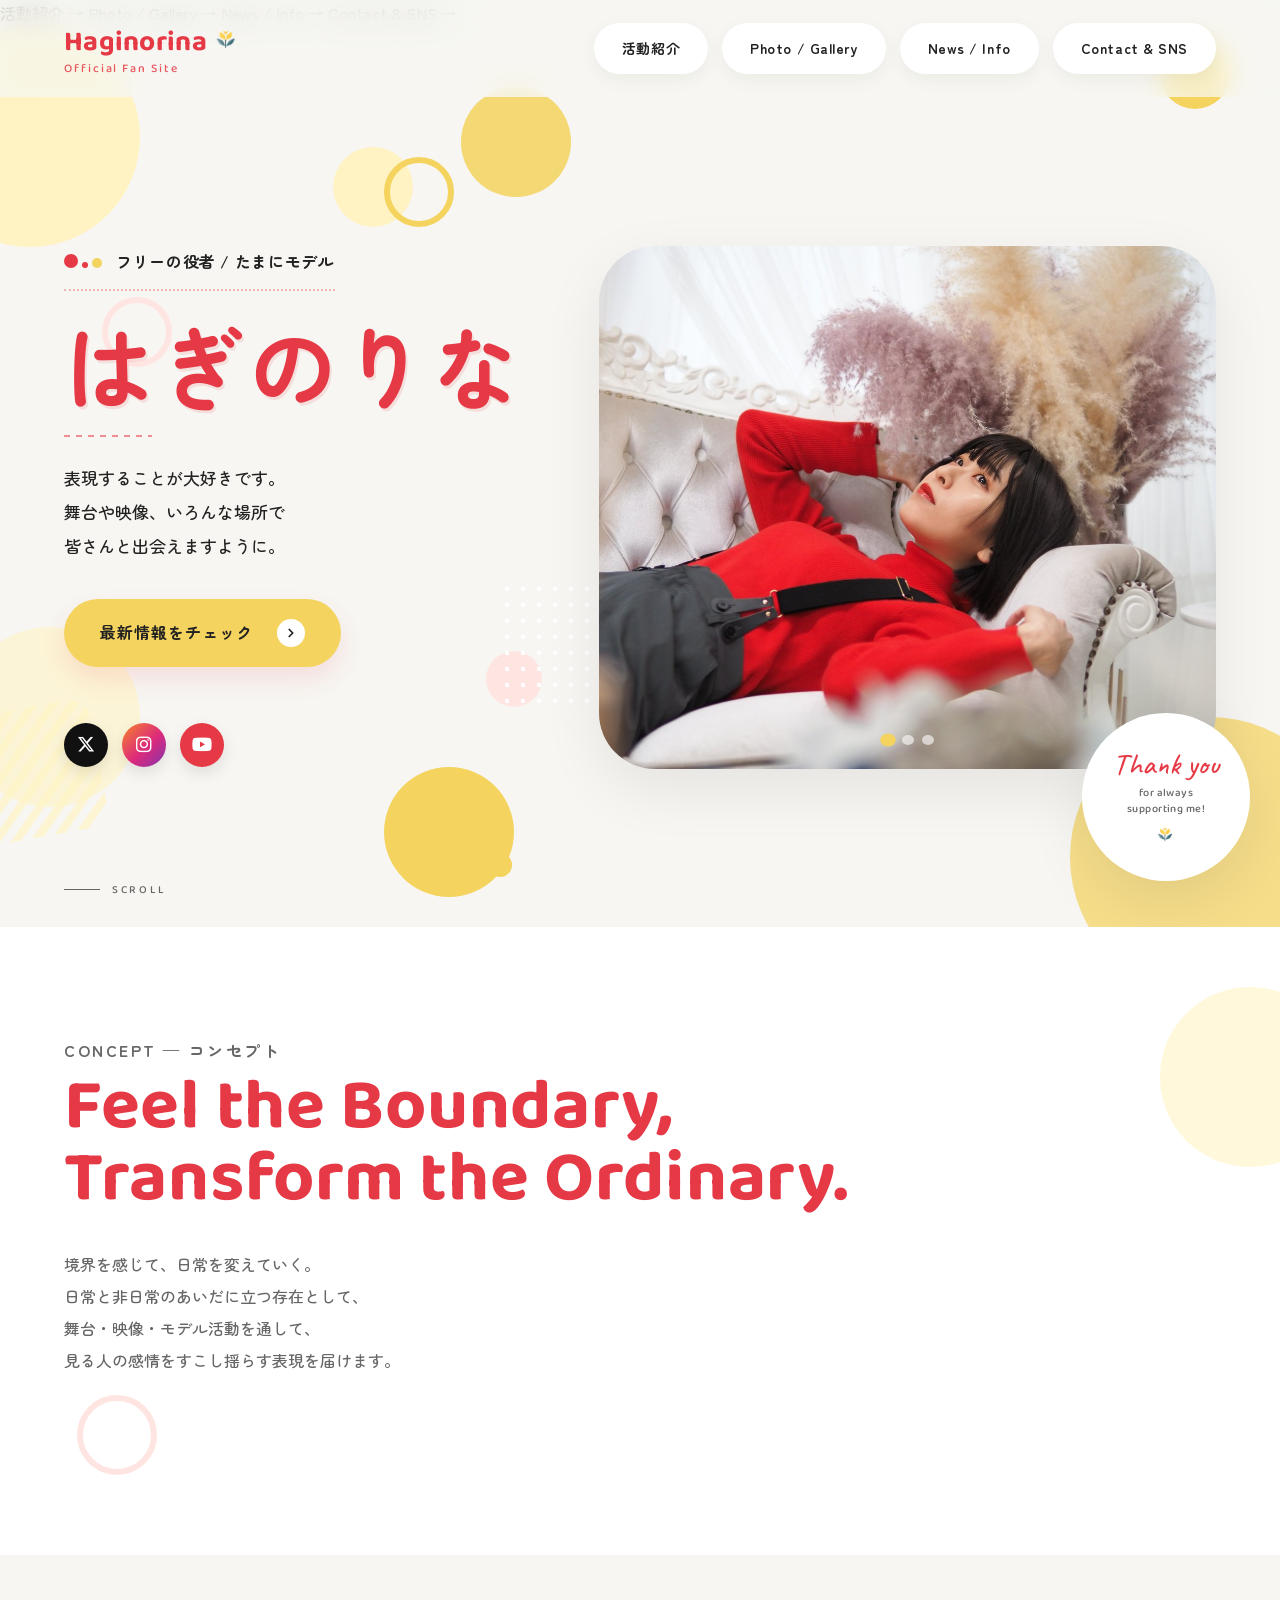
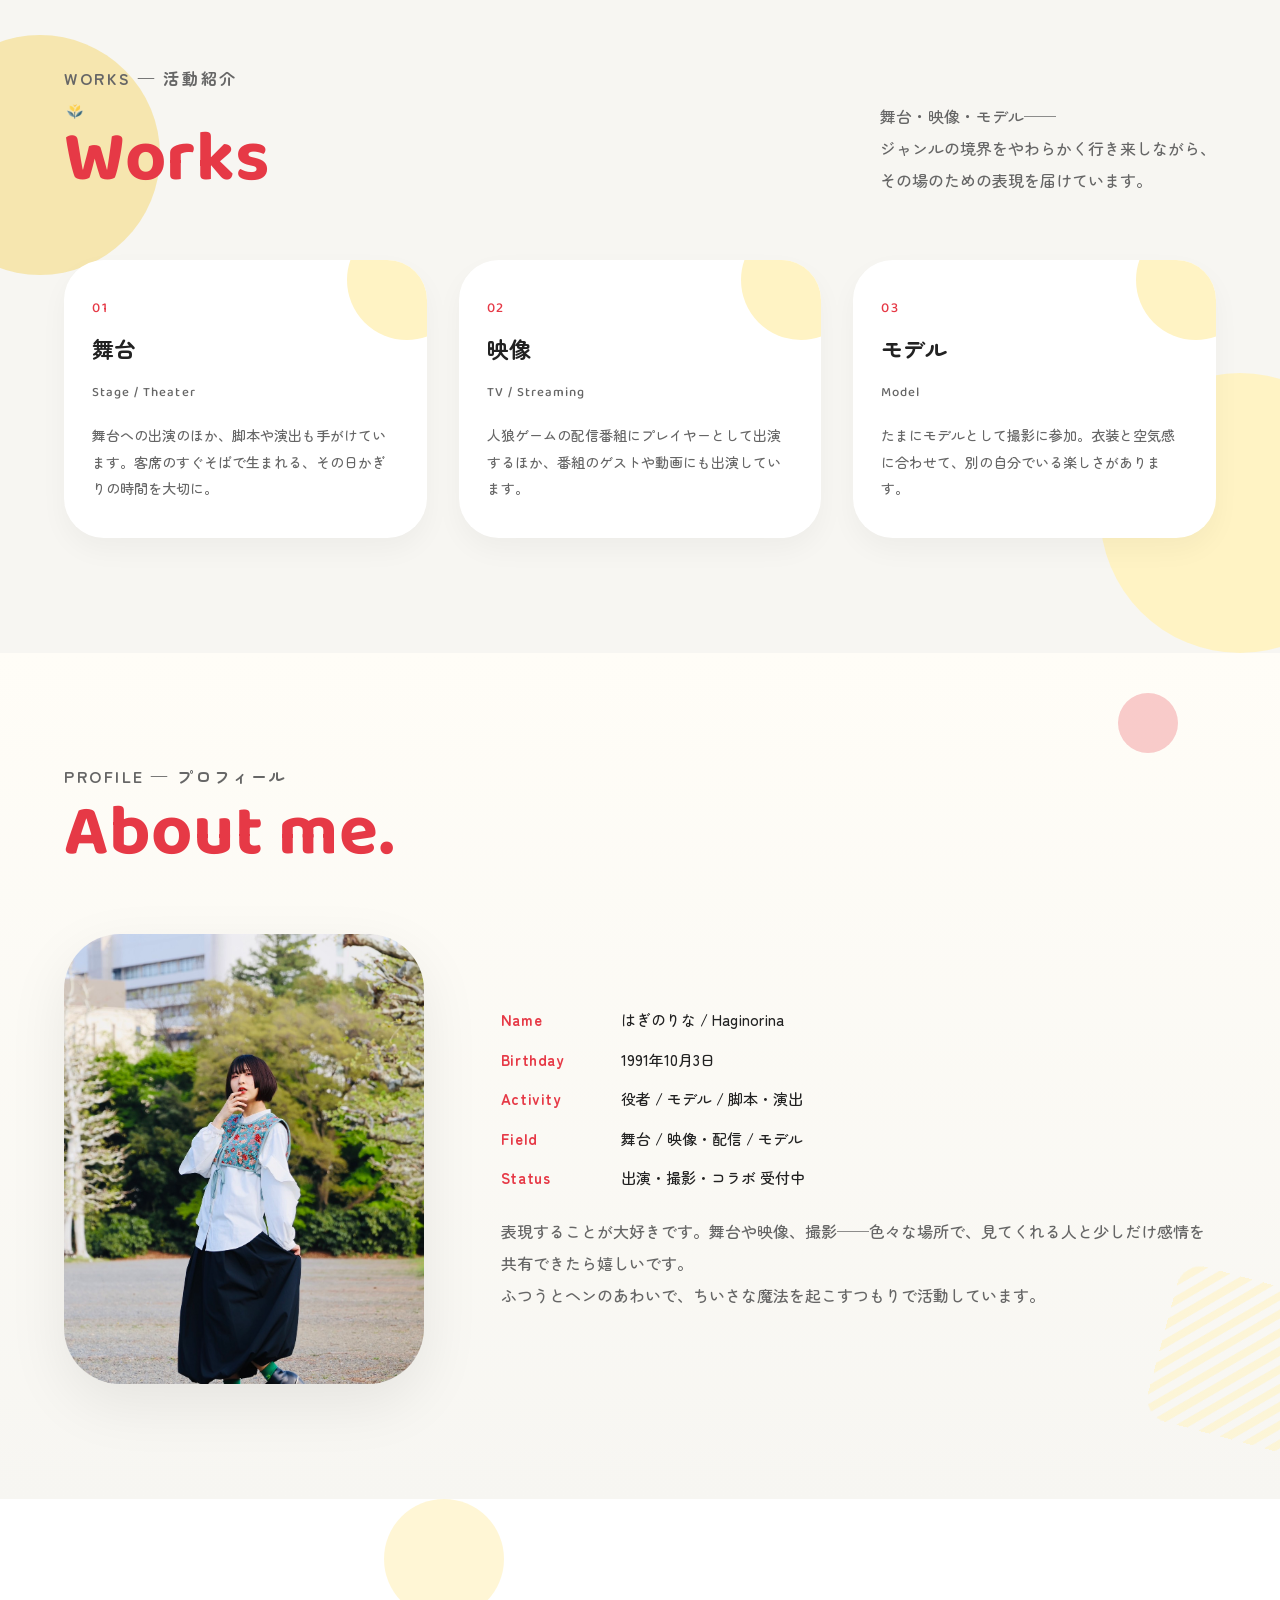
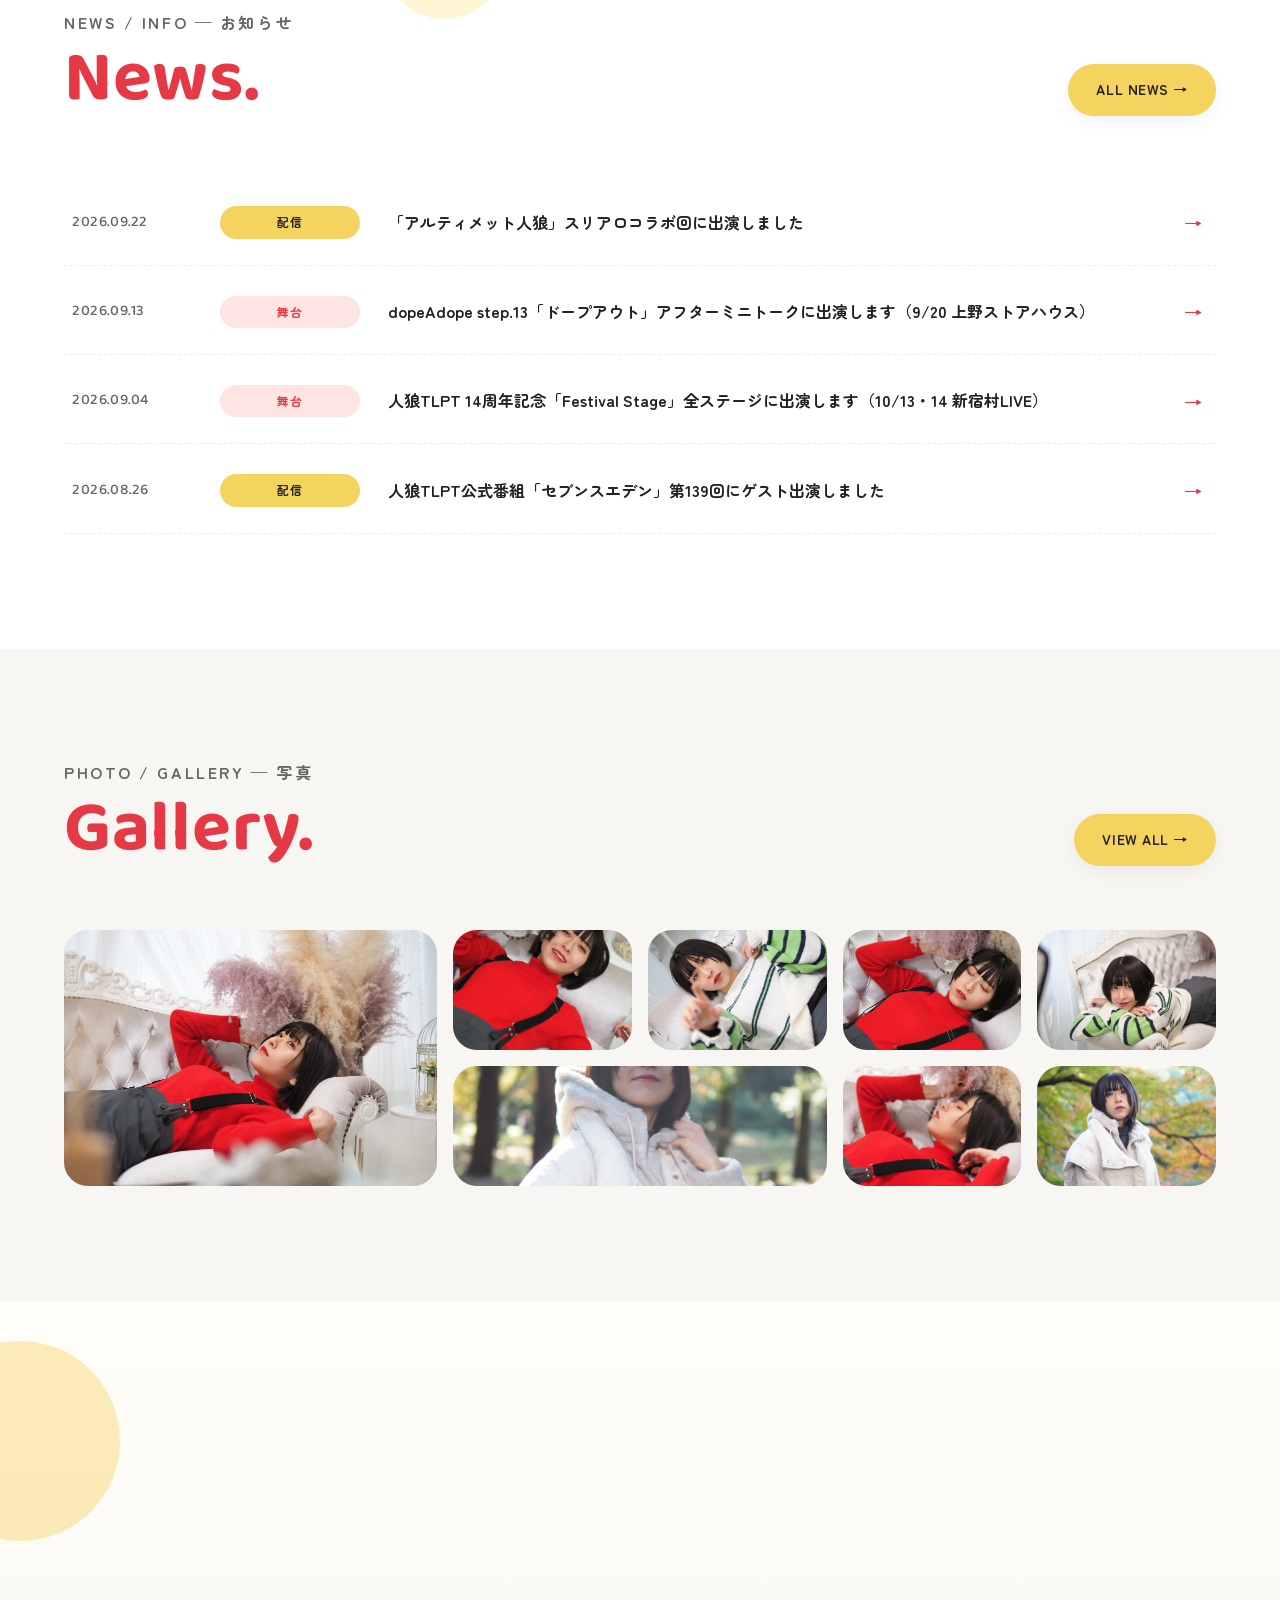
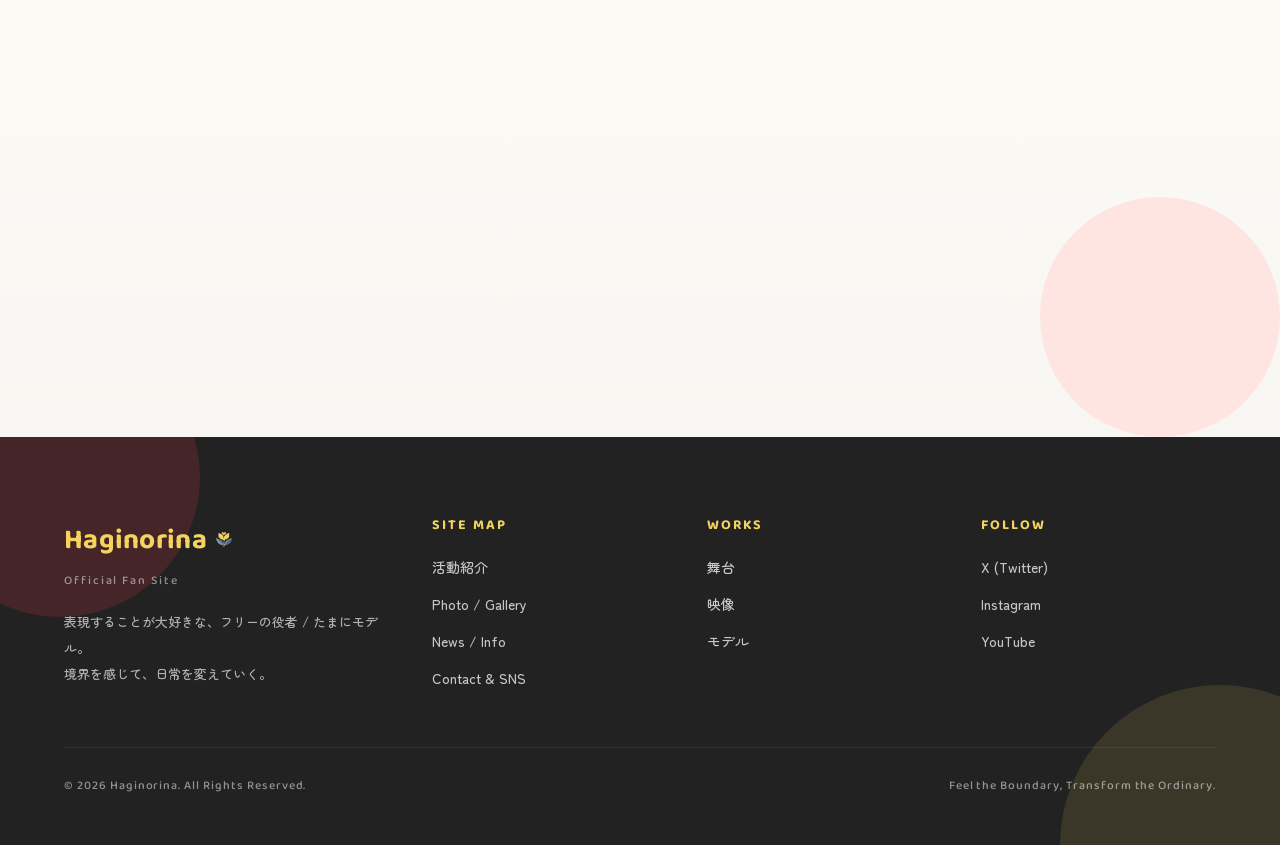
<file: index.html>
<!doctype html>
<html lang="ja">
<head>
  <meta charset="utf-8" />
  <meta name="viewport" content="width=device-width,initial-scale=1" />
  <title>はぎのりな Official Fan Site｜Haginorina</title>
  <meta name="description" content="はぎのりな 公式ファンサイト。舞台・映像・モデル活動・写真・お知らせなどを発信します。" />
  <link rel="preconnect" href="https://fonts.googleapis.com">
  <link rel="preconnect" href="https://fonts.gstatic.com" crossorigin>
  <link href="https://fonts.googleapis.com/css2?family=Zen+Maru+Gothic:wght@400;500;700;900&family=Baloo+2:wght@500;600;700;800&family=Caveat:wght@500;700&display=swap" rel="stylesheet">
  <link rel="stylesheet" href="https://cdnjs.cloudflare.com/ajax/libs/font-awesome/6.5.1/css/all.min.css" integrity="sha512-DTOQO9RWCH3ppGqcWaEA1BIZOC6xxalwEsw9c2QQeAIftl+Vegovlnee1c9QX4TctnWMn13TZye+giMm8e2LwA==" crossorigin="anonymous" referrerpolicy="no-referrer" />
  <link rel="stylesheet" href="assets/css/style.css" />

  <script>
  (function () {
    try {
      if (new URLSearchParams(location.search).has('loader')) {
        sessionStorage.removeItem('h_loaded');
        return;
      }
      if (sessionStorage.getItem('h_loaded')) document.documentElement.classList.add('no-loader');
    } catch (e) {}
  })();
  </script>
</head>
<body data-screen-label="Top">
<!-- SITE LOADER -->
<div class="site-loader" id="siteLoader" aria-hidden="true">
  <div class="buddy-wrap">
    <img class="buddy" src="assets/icons/loader-buddy.png" alt="" />
    <div class="buddy-shadow"></div>
  </div>
  <div class="label" aria-label="Now Loading">
    <span>N</span><span>o</span><span>w</span><span>&nbsp;</span><span>L</span><span>o</span><span>a</span><span>d</span><span>i</span><span>n</span><span>g</span><span>.</span><span>.</span><span>.</span>
  </div>
</div>


<!-- ============ HEADER ============ -->
<header class="site-header">
  <a class="logo" href="index.html" aria-label="Haginorina Official Fan Site">
    <div>
      <span class="logo-mark">
        Haginorina
        <img class="tulip" src="assets/icons/tulip.png" alt="" aria-hidden="true" />
      </span>
      <span class="logo-sub">Official Fan Site</span>
    </div>
  </a>

  <nav class="main-nav" aria-label="グローバルナビゲーション">
    <a class="nav-pill is-active" href="#works" data-nav-link="works">活動紹介</a>
    <a class="nav-pill" href="gallery.html">Photo / Gallery</a>
    <a class="nav-pill" href="news.html">News / Info</a>
    <a class="nav-pill" href="contact.html">Contact &amp; SNS</a>
  </nav>

  <button class="nav-toggle" aria-label="メニュー" aria-controls="mobileNav" aria-expanded="false">
    <span></span>
  </button>
</header>

<aside id="mobileNav" class="mobile-nav" aria-label="モバイルナビゲーション">
  <a href="#works">活動紹介 <span class="arrow">→</span></a>
  <a href="gallery.html">Photo / Gallery <span class="arrow">→</span></a>
  <a href="news.html">News / Info <span class="arrow">→</span></a>
  <a href="contact.html">Contact &amp; SNS <span class="arrow">→</span></a>
</aside>

<!-- ============ HERO / FV ============ -->
<section class="hero" data-screen-label="01 FV" data-section="hero" aria-label="First View">

  <!-- Background decoration (aria-hidden) -->
  <span class="deco deco-circle hero-deco-1 float-soft" aria-hidden="true"></span>
  <span class="deco deco-circle hero-deco-2 float-medium" aria-hidden="true"></span>
  <span class="deco deco-circle hero-deco-3 float-soft" aria-hidden="true"></span>
  <span class="deco deco-ring hero-deco-4 float-medium" aria-hidden="true" style="border-color: var(--color-yellow);"></span>
  <span class="deco deco-circle hero-deco-5 float-soft" aria-hidden="true"></span>
  <span class="deco deco-circle hero-deco-6 float-fast" aria-hidden="true"></span>
  <span class="deco deco-circle hero-deco-7 float-medium" aria-hidden="true"></span>
  <span class="deco deco-circle hero-deco-8 float-soft" aria-hidden="true"></span>
  <span class="deco deco-circle hero-deco-9 float-medium" aria-hidden="true"></span>
  <span class="deco deco-circle hero-deco-10 float-soft" aria-hidden="true"></span>
  <span class="deco deco-circle hero-deco-11 float-fast" aria-hidden="true"></span>
  <span class="deco deco-ring hero-deco-12 float-medium" aria-hidden="true" style="border-color: var(--color-red-soft);"></span>
  <span class="deco deco-stripe hero-stripe-1 float-soft" aria-hidden="true"></span>
  <span class="deco hero-dot-grid float-medium" aria-hidden="true"></span>

  <!-- Left: copy -->
  <div class="hero-text">
    <div class="hero-eyebrow">
      <span class="dot-cluster">
        <span class="dot l"></span>
        <span class="dot s"></span>
        <span class="dot m"></span>
      </span>
      <span>フリーの役者&nbsp;/&nbsp;たまにモデル</span>
    </div>

    <h1 class="hero-title" data-split-chars>はぎのりな</h1>

    <div class="hero-divider" aria-hidden="true"></div>

    <p class="hero-lead reveal">
      表現することが大好きです。<br />
      舞台や映像、いろんな場所で<br />
      皆さんと出会えますように。
    </p>

    <a class="hero-cta reveal" href="news.html">
      <span>最新情報をチェック</span>
      <span class="arrow" aria-hidden="true">
        <svg viewBox="0 0 24 24" fill="none" stroke="#222" stroke-width="3" stroke-linecap="round" stroke-linejoin="round"><polyline points="9 6 15 12 9 18"/></svg>
      </span>
    </a>

    <div class="hero-sns reveal" aria-label="SNSリンク">
      <a class="sns-icon sns-x" href="https://x.com/rinasa__n" target="_blank" rel="noopener" aria-label="X (Twitter)"><i class="fa-brands fa-x-twitter" aria-hidden="true"></i></a>
      <a class="sns-icon sns-ig" href="https://www.instagram.com/haginori02/" target="_blank" rel="noopener" aria-label="Instagram"><i class="fa-brands fa-instagram" aria-hidden="true"></i></a>
      <a class="sns-icon sns-yt" href="#" aria-label="YouTube"><i class="fa-brands fa-youtube" aria-hidden="true"></i></a>
    </div>
  </div>

  <!-- Right: visual -->
  <div class="hero-visual-wrap">
    <div class="hero-visual">
      <div class="hero-slide is-active"><img src="assets/images/hero-main-01.jpg" alt="はぎのりな メインビジュアル 01" style="object-position: 60% 40%;" /></div>
      <div class="hero-slide"><img src="assets/images/hero-main-02.jpg" alt="はぎのりな メインビジュアル 02" aria-hidden="true" style="object-position: 70% 35%;" /></div>
      <div class="hero-slide"><img src="assets/images/hero-main-03.jpg" alt="はぎのりな メインビジュアル 03" aria-hidden="true" style="object-position: center 30%;" /></div>

      <div class="slide-indicator" aria-label="メインビジュアル切替">
        <button class="is-active" aria-label="1枚目"></button>
        <button aria-label="2枚目"></button>
        <button aria-label="3枚目"></button>
      </div>
    </div>

    <div class="thank-you-badge" aria-hidden="true">
      <span class="script">Thank you</span>
      <span class="sub">for always<br>supporting me!</span>
      <img class="tulip" src="assets/icons/tulip.png" alt="" />
    </div>
  </div>

  <div class="scroll-cue" aria-hidden="true">
    <span class="line"></span>
    <span>SCROLL</span>
  </div>
</section>

<!-- ============ ABOUT / CONCEPT ============ -->
<section class="section section-bg-white" data-section="about" aria-label="コンセプト">
  <span class="deco deco-circle float-soft" aria-hidden="true" style="position:absolute;top:60px;right:-60px;width:180px;height:180px;background:var(--color-yellow-soft);opacity:.6;"></span>
  <span class="deco deco-ring float-medium" aria-hidden="true" style="position:absolute;bottom:80px;left:6%;width:80px;height:80px;border-color:var(--color-red-soft);"></span>

  <div class="section-inner reveal">
    <div class="section-head" style="align-items:flex-start;">
      <div>
        <h2 class="section-title">
          <span class="jp">CONCEPT — コンセプト</span>
          Feel the Boundary,<br>Transform the Ordinary.
        </h2>
      </div>
      <p class="section-lead">
        境界を感じて、日常を変えていく。<br>
        日常と非日常のあいだに立つ存在として、<br>
        舞台・映像・モデル活動を通して、<br>
        見る人の感情をすこし揺らす表現を届けます。
      </p>
    </div>
  </div>
</section>

<!-- ============ WORKS / 活動紹介 ============ -->
<section id="works" class="section section-bg-soft" data-section="works" aria-label="活動紹介">
  <span class="deco deco-circle float-medium" aria-hidden="true" style="position:absolute;top:80px;left:-80px;width:240px;height:240px;background:var(--color-yellow);opacity:.45;"></span>
  <span class="deco deco-circle float-soft" aria-hidden="true" style="position:absolute;bottom:0;right:-100px;width:280px;height:280px;background:var(--color-yellow-soft);"></span>

  <div class="section-inner">
    <div class="section-head reveal">
      <h2 class="section-title">
        <span class="jp">WORKS — 活動紹介</span>
        <img src="assets/icons/tulip.png" class="tulip-small" alt="" />Works
      </h2>
      <p class="section-lead">
        舞台・映像・モデル──<br>
        ジャンルの境界をやわらかく行き来しながら、<br>
        その場のための表現を届けています。
      </p>
    </div>

    <div class="works-grid works-grid--3col">
      <article class="work-card reveal">
        <span class="work-num">01</span>
        <h3>舞台</h3>
        <span class="work-en">Stage / Theater</span>
        <p>舞台への出演のほか、脚本や演出も手がけています。客席のすぐそばで生まれる、その日かぎりの時間を大切に。</p>
      </article>
      <article class="work-card reveal" style="transition-delay:.08s">
        <span class="work-num">02</span>
        <h3>映像</h3>
        <span class="work-en">TV / Streaming</span>
        <p>人狼ゲームの配信番組にプレイヤーとして出演するほか、番組のゲストや動画にも出演しています。</p>
      </article>
      <article class="work-card reveal" style="transition-delay:.16s">
        <span class="work-num">03</span>
        <h3>モデル</h3>
        <span class="work-en">Model</span>
        <p>たまにモデルとして撮影に参加。衣装と空気感に合わせて、別の自分でいる楽しさがあります。</p>
      </article>
    </div>
  </div>
</section>

<!-- ============ PROFILE ============ -->
<section class="section section-bg-tint" data-section="profile" aria-label="プロフィール">
  <span class="deco deco-circle float-soft" aria-hidden="true" style="position:absolute;top:40px;right:8%;width:60px;height:60px;background:var(--color-red);opacity:.25;"></span>
  <span class="deco deco-stripe float-medium" aria-hidden="true" style="position:absolute;bottom:60px;right:-40px;width:160px;height:160px;transform:rotate(15deg);opacity:.6;"></span>

  <div class="section-inner">
    <div class="section-head reveal">
      <h2 class="section-title">
        <span class="jp">PROFILE — プロフィール</span>
        About me.
      </h2>
    </div>

    <div class="profile-band reveal">
      <div class="profile-photo">
        <img src="assets/images/profile.jpg" alt="はぎのりな プロフィールフォト" style="position:absolute;inset:0;width:100%;height:100%;object-fit:cover;object-position:center 30%;" />
      </div>
      <div class="profile-info">
        <dl>
          <dt>Name</dt><dd>はぎのりな / Haginorina</dd>
          <dt>Birthday</dt><dd>1991年10月3日</dd>
          <dt>Activity</dt><dd>役者 / モデル / 脚本・演出</dd>
          <dt>Field</dt><dd>舞台 / 映像・配信 / モデル</dd>
          <dt>Status</dt><dd>出演・撮影・コラボ 受付中</dd>
        </dl>
        <p>
          表現することが大好きです。舞台や映像、撮影──色々な場所で、見てくれる人と少しだけ感情を共有できたら嬉しいです。<br>
          ふつうとヘンのあわいで、ちいさな魔法を起こすつもりで活動しています。
        </p>
      </div>
    </div>
  </div>
</section>

<!-- ============ NEWS preview ============ -->
<section class="section section-bg-white" data-section="news" aria-label="お知らせ">
  <span class="deco deco-circle float-medium" aria-hidden="true" style="position:absolute;top:0;left:30%;width:120px;height:120px;background:var(--color-yellow-soft);opacity:.7;"></span>

  <div class="section-inner">
    <div class="section-head reveal">
      <h2 class="section-title">
        <span class="jp">NEWS / INFO — お知らせ</span>
        News.
      </h2>
      <a class="nav-pill" href="news.html" style="background:var(--color-yellow);">ALL NEWS →</a>
    </div>

    <div class="news-list reveal">
      <a class="news-item" href="news.html">
        <span class="news-date">2026.09.22</span>
        <span class="news-tag tag-yel">配信</span>
        <span class="news-title">「アルティメット人狼」スリアロコラボ回に出演しました</span>
        <span class="news-arrow">→</span>
      </a>
      <a class="news-item" href="news.html">
        <span class="news-date">2026.09.13</span>
        <span class="news-tag tag-red">舞台</span>
        <span class="news-title">dopeAdope step.13「ドープアウト」アフターミニトークに出演します（9/20 上野ストアハウス）</span>
        <span class="news-arrow">→</span>
      </a>
      <a class="news-item" href="news.html">
        <span class="news-date">2026.09.04</span>
        <span class="news-tag tag-red">舞台</span>
        <span class="news-title">人狼TLPT 14周年記念「Festival Stage」全ステージに出演します（10/13・14 新宿村LIVE）</span>
        <span class="news-arrow">→</span>
      </a>
      <a class="news-item" href="news.html">
        <span class="news-date">2026.08.26</span>
        <span class="news-tag tag-yel">配信</span>
        <span class="news-title">人狼TLPT公式番組「セブンスエデン」第139回にゲスト出演しました</span>
        <span class="news-arrow">→</span>
      </a>
    </div>
  </div>
</section>

<!-- ============ GALLERY preview ============ -->
<section class="section section-bg-soft" data-section="gallery" aria-label="ギャラリー">
  <div class="section-inner">
    <div class="section-head reveal">
      <h2 class="section-title">
        <span class="jp">PHOTO / GALLERY — 写真</span>
        Gallery.
      </h2>
      <a class="nav-pill" href="gallery.html" style="background:var(--color-yellow);">VIEW ALL →</a>
    </div>

    <div class="gallery-grid reveal">
      <a class="gallery-item span-2x2" href="gallery.html"><img src="assets/images/g01.jpg" alt="" style="position:absolute;inset:0;width:100%;height:100%;object-fit:cover;"></a>
      <a class="gallery-item" href="gallery.html"><img src="assets/images/g04.jpg" alt="" style="position:absolute;inset:0;width:100%;height:100%;object-fit:cover;"></a>
      <a class="gallery-item" href="gallery.html"><img src="assets/images/g05.jpg" alt="" style="position:absolute;inset:0;width:100%;height:100%;object-fit:cover;"></a>
      <a class="gallery-item" href="gallery.html"><img src="assets/images/g03.jpg" alt="" style="position:absolute;inset:0;width:100%;height:100%;object-fit:cover;"></a>
      <a class="gallery-item" href="gallery.html"><img src="assets/images/g06.jpg" alt="" style="position:absolute;inset:0;width:100%;height:100%;object-fit:cover;"></a>
      <a class="gallery-item span-2x1" href="gallery.html"><img src="assets/images/g07.jpg" alt="" style="position:absolute;inset:0;width:100%;height:100%;object-fit:cover;"></a>
      <a class="gallery-item" href="gallery.html"><img src="assets/images/g02.jpg" alt="" style="position:absolute;inset:0;width:100%;height:100%;object-fit:cover;"></a>
      <a class="gallery-item" href="gallery.html"><img src="assets/images/g08.jpg" alt="" style="position:absolute;inset:0;width:100%;height:100%;object-fit:cover;"></a>
    </div>
  </div>
</section>

<!-- ============ CONTACT ============ -->
<section class="section section-bg-tint" data-section="contact" aria-label="コンタクト">
  <span class="deco deco-circle float-soft" aria-hidden="true" style="position:absolute;top:40px;left:-80px;width:200px;height:200px;background:var(--color-yellow);opacity:.4;"></span>
  <span class="deco deco-circle float-medium" aria-hidden="true" style="position:absolute;bottom:0;right:0;width:240px;height:240px;background:var(--color-red-soft);"></span>

  <div class="section-inner">
    <div class="section-head reveal">
      <h2 class="section-title">
        <span class="jp">CONTACT &amp; SNS — お問い合わせ</span>
        Get in touch.
      </h2>
    </div>

    <div class="contact-grid">
      <div class="contact-card reveal">
        <h3>お仕事のご依頼</h3>
        <p>
          舞台・映像・撮影・寄稿・コラボなど、表現に関わるご相談はフォームよりお気軽にお寄せください。<br>
          内容を確認のうえ、3〜7日以内にご返信いたします。
        </p>
        <a class="btn-primary" href="contact.html">
          フォームを開く
          <span aria-hidden="true">→</span>
        </a>
      </div>

      <div class="sns-block reveal">
        <a class="sns-row" href="https://x.com/rinasa__n" target="_blank" rel="noopener">
          <span class="icon-wrap x"><i class="fa-brands fa-x-twitter" aria-hidden="true"></i></span>
          <span class="info"><span class="name">X (Twitter)</span><span class="handle">@rinasa__n</span></span>
          <span class="arrow">→</span>
        </a>
        <a class="sns-row" href="https://www.instagram.com/haginori02/" target="_blank" rel="noopener">
          <span class="icon-wrap ig"><i class="fa-brands fa-instagram" aria-hidden="true"></i></span>
          <span class="info"><span class="name">Instagram</span><span class="handle">@haginori02</span></span>
          <span class="arrow">→</span>
        </a>
        <a class="sns-row" href="#">
          <span class="icon-wrap yt"><i class="fa-brands fa-youtube" aria-hidden="true"></i></span>
          <span class="info"><span class="name">YouTube</span><span class="handle">準備中</span></span>
          <span class="arrow">→</span>
        </a>
      </div>
    </div>
  </div>
</section>

<!-- ============ FOOTER ============ -->
<footer class="site-footer">
  <span class="deco deco-circle" aria-hidden="true" style="position:absolute;top:-100px;left:-80px;width:280px;height:280px;"></span>
  <span class="deco deco-circle" aria-hidden="true" style="position:absolute;bottom:-160px;right:-100px;width:320px;height:320px;background:rgba(244,211,94,0.12);"></span>

  <div class="footer-grid">
    <div class="footer-brand">
      <span class="logo-mark">
        Haginorina
        <img class="tulip" src="assets/icons/tulip.png" alt="" style="width:24px;height:24px;transform:translateY(4px);">
      </span>
      <span class="logo-sub">Official Fan Site</span>
      <p>表現することが大好きな、フリーの役者 / たまにモデル。<br>境界を感じて、日常を変えていく。</p>
    </div>
    <div class="footer-col">
      <h4>SITE MAP</h4>
      <ul>
        <li><a href="index.html#works">活動紹介</a></li>
        <li><a href="gallery.html">Photo / Gallery</a></li>
        <li><a href="news.html">News / Info</a></li>
        <li><a href="contact.html">Contact &amp; SNS</a></li>
      </ul>
    </div>
    <div class="footer-col">
      <h4>WORKS</h4>
      <ul>
        <li><a href="index.html#works">舞台</a></li>
        <li><a href="index.html#works">映像</a></li>
        <li><a href="index.html#works">モデル</a></li>
      </ul>
    </div>
    <div class="footer-col">
      <h4>FOLLOW</h4>
      <ul>
        <li><a href="https://x.com/rinasa__n" target="_blank" rel="noopener">X (Twitter)</a></li>
        <li><a href="https://www.instagram.com/haginori02/" target="_blank" rel="noopener">Instagram</a></li>
        <li><a href="#">YouTube</a></li>
      </ul>
    </div>
  </div>
  <div class="footer-bottom">
    <span>© 2026 Haginorina. All Rights Reserved.</span>
    <span>Feel the Boundary, Transform the Ordinary.</span>
  </div>
</footer>

<script src="assets/js/main.js"></script>
</body>
</html>
</file>
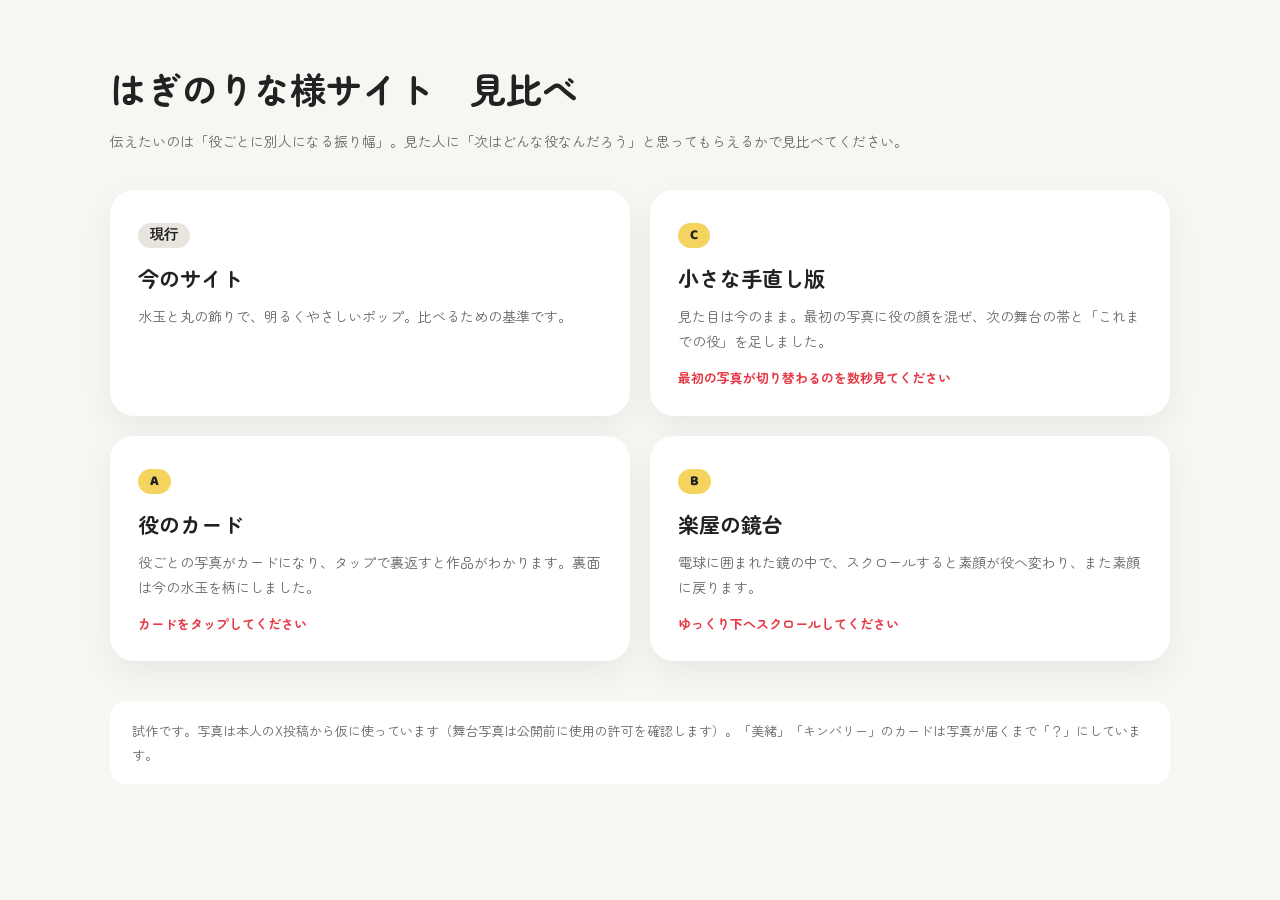
<file: proto/index.html>
<!doctype html>
<html lang="ja">
<head>
  <meta charset="utf-8" />
  <meta name="viewport" content="width=device-width,initial-scale=1" />
  <title>見比べ｜はぎのりな 試作</title>
  <meta name="robots" content="noindex" />
  <link href="https://fonts.googleapis.com/css2?family=Zen+Maru+Gothic:wght@500;700;900&family=Baloo+2:wght@700;800&display=swap" rel="stylesheet">
  <style>
  :root { --color-red: #E63946; --color-yellow: #F4D35E; --color-white: #FFFFFF; --color-bg: #F7F6F2; --color-text: #222222; --color-text-sub: #666666; --radius-md: 24px; --radius-pill: 999px; --shadow-soft: 0 12px 32px rgba(0,0,0,.06); }
  * { box-sizing: border-box; }
  body { margin: 0; font-family: "Zen Maru Gothic", system-ui, sans-serif; background: var(--color-bg); color: var(--color-text); line-height: 1.8; }
  main { max-width: 1100px; margin: 0 auto; padding: 56px 20px 80px; }
  h1 { font-size: clamp(26px, 4vw, 36px); margin: 0 0 8px; }
  .lead { color: var(--color-text-sub); margin: 0 0 36px; }
  .grid { display: grid; grid-template-columns: repeat(2, minmax(0, 1fr)); gap: 20px; }
  a.t { display: block; background: var(--color-white); border-radius: var(--radius-md); padding: 26px 26px 24px; box-shadow: var(--shadow-soft); color: inherit; text-decoration: none; border: 2px solid transparent; transition: border-color .2s, transform .2s; }
  a.t:hover { border-color: var(--color-red); transform: translateY(-3px); }
  .k { display: inline-block; font-family: "Baloo 2", sans-serif; font-weight: 800; background: var(--color-yellow); padding: 0 12px; border-radius: var(--radius-pill); font-size: 14px; }
  .k.now { background: #e8e5de; }
  h2 { font-size: 21px; margin: 12px 0 6px; }
  p { margin: 0; font-size: 14px; color: var(--color-text-sub); }
  .how { margin-top: 12px; font-size: 13px; color: var(--color-red); font-weight: 700; }
  .note { margin-top: 40px; font-size: 13px; color: var(--color-text-sub); background: var(--color-white); border-radius: 16px; padding: 18px 22px; }
  @media (max-width: 720px) { .grid { grid-template-columns: 1fr; } }
  </style>
</head>
<body>
<main>
  <h1>はぎのりな様サイト　見比べ</h1>
  <p class="lead">伝えたいのは「役ごとに別人になる振り幅」。見た人に「次はどんな役なんだろう」と思ってもらえるかで見比べてください。</p>
  <div class="grid">
    <a class="t" href="../index.html"><span class="k now">現行</span><h2>今のサイト</h2><p>水玉と丸の飾りで、明るくやさしいポップ。比べるための基準です。</p></a>
    <a class="t" href="c-subtle.html"><span class="k">C</span><h2>小さな手直し版</h2><p>見た目は今のまま。最初の写真に役の顔を混ぜ、次の舞台の帯と「これまでの役」を足しました。</p><div class="how">最初の写真が切り替わるのを数秒見てください</div></a>
    <a class="t" href="a-card.html"><span class="k">A</span><h2>役のカード</h2><p>役ごとの写真がカードになり、タップで裏返すと作品がわかります。裏面は今の水玉を柄にしました。</p><div class="how">カードをタップしてください</div></a>
    <a class="t" href="b-mirror.html"><span class="k">B</span><h2>楽屋の鏡台</h2><p>電球に囲まれた鏡の中で、スクロールすると素顔が役へ変わり、また素顔に戻ります。</p><div class="how">ゆっくり下へスクロールしてください</div></a>
  </div>
  <p class="note">試作です。写真は本人のX投稿から仮に使っています（舞台写真は公開前に使用の許可を確認します）。「美緒」「キンバリー」のカードは写真が届くまで「？」にしています。</p>
</main>
</body>
</html>
</file>
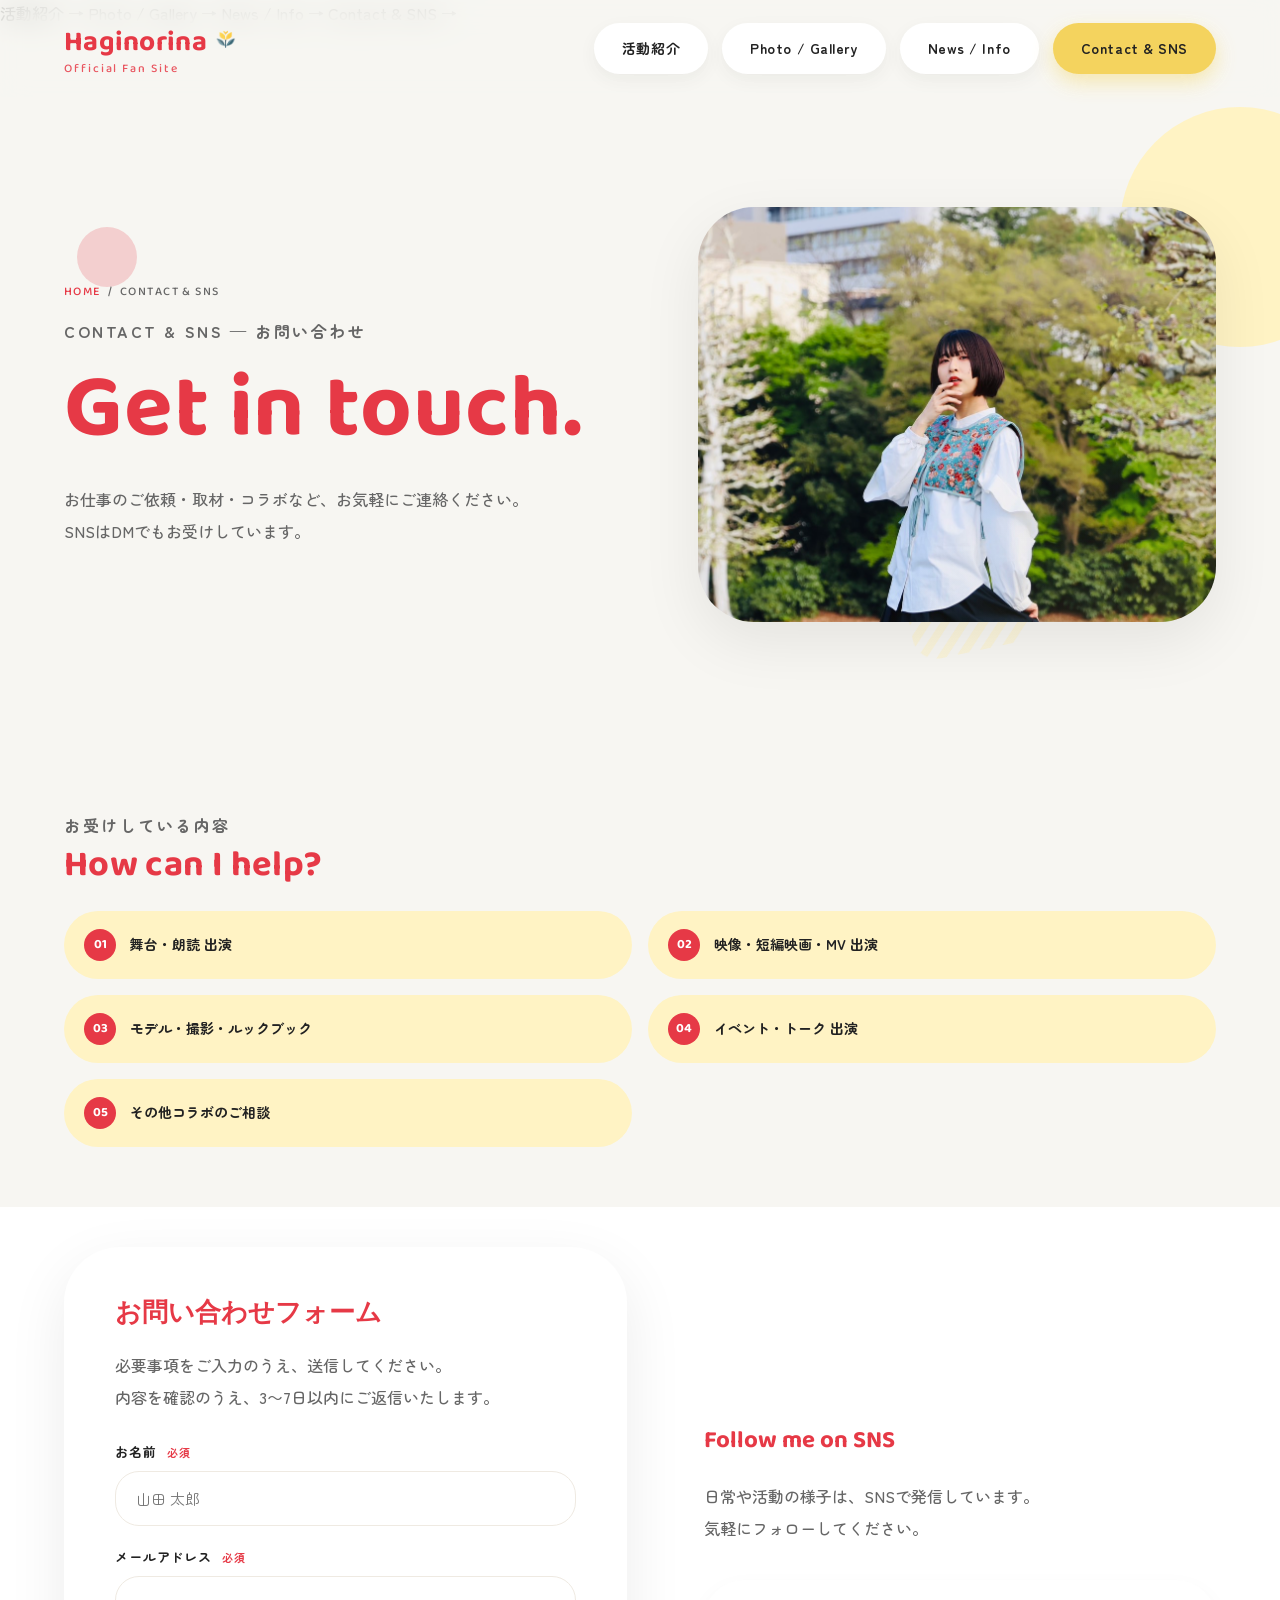
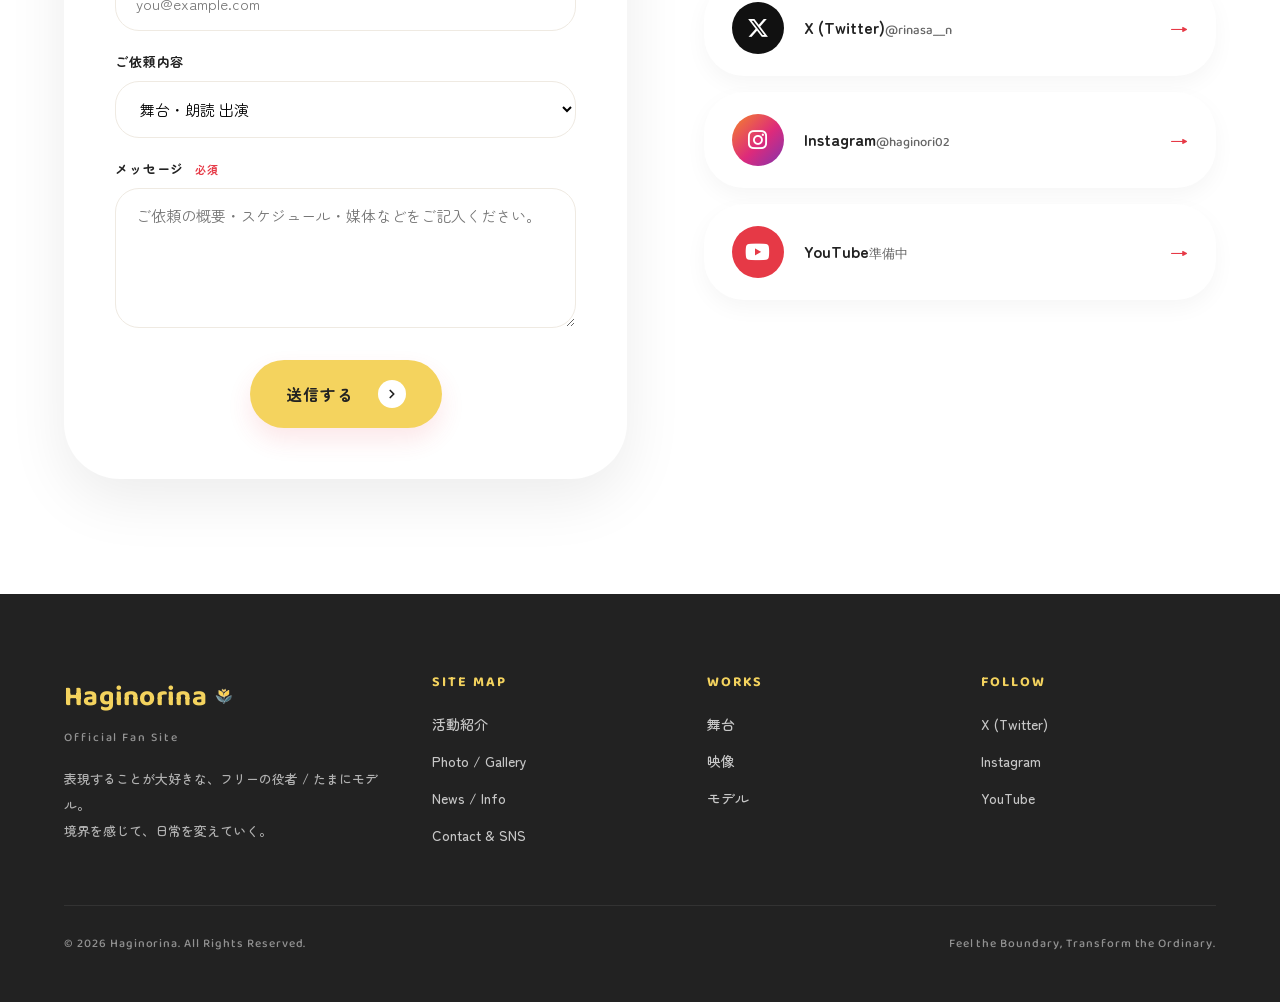
<file: contact.html>
<!doctype html>
<html lang="ja">
<head>
  <meta charset="utf-8" />
  <meta name="viewport" content="width=device-width,initial-scale=1" />
  <title>Contact &amp; SNS｜はぎのりな Official Fan Site</title>
  <meta name="description" content="はぎのりな 公式ファンサイト。お問い合わせフォーム・SNSリンク・依頼内容について。" />
  <link rel="preconnect" href="https://fonts.googleapis.com">
  <link rel="preconnect" href="https://fonts.gstatic.com" crossorigin>
  <link href="https://fonts.googleapis.com/css2?family=Zen+Maru+Gothic:wght@400;500;700;900&family=Baloo+2:wght@500;600;700;800&family=Caveat:wght@500;700&display=swap" rel="stylesheet">
  <link rel="stylesheet" href="https://cdnjs.cloudflare.com/ajax/libs/font-awesome/6.5.1/css/all.min.css" integrity="sha512-DTOQO9RWCH3ppGqcWaEA1BIZOC6xxalwEsw9c2QQeAIftl+Vegovlnee1c9QX4TctnWMn13TZye+giMm8e2LwA==" crossorigin="anonymous" referrerpolicy="no-referrer" />
  <link rel="stylesheet" href="assets/css/style.css" />
  <style>
    .contact-form { display: grid; gap: 20px; }
    .field { display: grid; gap: 8px; }
    .field label { font-weight: 700; font-size: 13px; letter-spacing: 0.06em; color: var(--color-text); }
    .field label .req { color: var(--color-red); margin-left: 6px; font-size: 11px; }
    .field input, .field select, .field textarea {
      font-family: inherit; font-size: 15px;
      padding: 16px 20px;
      border: 1.5px solid var(--color-border);
      border-radius: var(--radius-md);
      background: #fff;
      transition: border-color .2s ease, box-shadow .2s ease;
      width: 100%;
    }
    .field input:focus, .field select:focus, .field textarea:focus {
      outline: none;
      border-color: var(--color-red);
      box-shadow: 0 0 0 4px rgba(230,57,70,0.10);
    }
    .field textarea { resize: vertical; min-height: 140px; }
    .submit-row { display: flex; justify-content: center; margin-top: 12px; }
    .request-list {
      display: grid; grid-template-columns: repeat(2, 1fr); gap: 16px;
      margin-top: 28px;
    }
    .request-item {
      display: flex; align-items: center; gap: 14px;
      padding: 18px 20px;
      background: var(--color-yellow-soft);
      border-radius: var(--radius-lg);
      font-weight: 700; font-size: 14px;
    }
    .request-item .num {
      width: 32px; height: 32px; border-radius: 50%;
      background: var(--color-red); color: #fff;
      display: inline-flex; align-items: center; justify-content: center;
      font-family: var(--font-en); font-size: 13px;
    }
    @media (max-width: 767px) {
      .request-list { grid-template-columns: 1fr; }
    }
  </style>

  <script>
  (function () {
    try {
      if (new URLSearchParams(location.search).has('loader')) {
        sessionStorage.removeItem('h_loaded');
        return;
      }
      if (sessionStorage.getItem('h_loaded')) document.documentElement.classList.add('no-loader');
    } catch (e) {}
  })();
  </script>
</head>
<body data-screen-label="Contact">
<!-- SITE LOADER -->
<div class="site-loader" id="siteLoader" aria-hidden="true">
  <div class="buddy-wrap">
    <img class="buddy" src="assets/icons/loader-buddy.png" alt="" />
    <div class="buddy-shadow"></div>
  </div>
  <div class="label" aria-label="Now Loading">
    <span>N</span><span>o</span><span>w</span><span>&nbsp;</span><span>L</span><span>o</span><span>a</span><span>d</span><span>i</span><span>n</span><span>g</span><span>.</span><span>.</span><span>.</span>
  </div>
</div>


<header class="site-header">
  <a class="logo" href="index.html"><div>
    <span class="logo-mark">Haginorina <img class="tulip" src="assets/icons/tulip.png" alt="" aria-hidden="true"></span>
    <span class="logo-sub">Official Fan Site</span>
  </div></a>
  <nav class="main-nav">
    <a class="nav-pill" href="works.html">活動紹介</a>
    <a class="nav-pill" href="gallery.html">Photo / Gallery</a>
    <a class="nav-pill" href="news.html">News / Info</a>
    <a class="nav-pill is-active" href="contact.html" aria-current="page">Contact &amp; SNS</a>
  </nav>
  <button class="nav-toggle" aria-label="メニュー" aria-controls="mobileNav"><span></span></button>
</header>
<aside id="mobileNav" class="mobile-nav">
  <a href="works.html">活動紹介 <span class="arrow">→</span></a>
  <a href="gallery.html">Photo / Gallery <span class="arrow">→</span></a>
  <a href="news.html">News / Info <span class="arrow">→</span></a>
  <a href="contact.html">Contact &amp; SNS <span class="arrow">→</span></a>
</aside>

<section class="page-hero">
  <span class="deco deco-circle float-soft" aria-hidden="true" style="position:absolute;top:80px;right:-80px;width:240px;height:240px;background:var(--color-yellow-soft);"></span>
  <span class="deco deco-circle float-medium" aria-hidden="true" style="position:absolute;top:200px;left:6%;width:60px;height:60px;background:var(--color-red);opacity:.2;"></span>
  <span class="deco deco-stripe float-soft" aria-hidden="true" style="position:absolute;bottom:50px;right:20%;width:120px;height:120px;transform:rotate(-12deg);opacity:.5;"></span>

  <div class="page-hero-inner">
    <div class="page-hero-text">
      <div class="breadcrumb"><a href="index.html">HOME</a> &nbsp;/&nbsp; CONTACT &amp; SNS</div>
      <h1>
        <span class="jp">CONTACT &amp; SNS — お問い合わせ</span>
        Get in touch.
      </h1>
      <p>お仕事のご依頼・取材・コラボなど、お気軽にご連絡ください。<br>SNSはDMでもお受けしています。</p>
    </div>
    <div class="page-hero-photo">
      <img src="assets/images/g09.jpg" alt="はぎのりな ポートレート" style="object-position: center 25%;" />
    </div>
  </div>
</section>

<!-- REQUEST TYPES -->
<section class="section section-bg-soft" style="padding-bottom:60px;">
  <div class="section-inner reveal">
    <h2 class="section-title" style="font-size:36px;">
      <span class="jp">お受けしている内容</span>
      How can I help?
    </h2>
    <div class="request-list">
      <div class="request-item"><span class="num">01</span>舞台・朗読 出演</div>
      <div class="request-item"><span class="num">02</span>映像・短編映画・MV 出演</div>
      <div class="request-item"><span class="num">03</span>モデル・撮影・ルックブック</div>
      <div class="request-item"><span class="num">04</span>イベント・トーク 出演</div>
      <div class="request-item"><span class="num">05</span>その他コラボのご相談</div>
    </div>
  </div>
</section>

<!-- FORM + SNS -->
<section class="section section-bg-white" style="padding-top:40px;">
  <div class="section-inner">
    <div class="contact-grid">
      <div class="contact-card reveal">
        <h3>お問い合わせフォーム</h3>
        <p>必要事項をご入力のうえ、送信してください。<br>内容を確認のうえ、3〜7日以内にご返信いたします。</p>

        <form class="contact-form" onsubmit="event.preventDefault(); this.querySelector('.submit-row').innerHTML='<div style=\'color:var(--color-red);font-weight:700;\'>送信ありがとうございました。</div>';">
          <div class="field">
            <label>お名前 <span class="req">必須</span></label>
            <input type="text" required placeholder="山田 太郎" />
          </div>
          <div class="field">
            <label>メールアドレス <span class="req">必須</span></label>
            <input type="email" required placeholder="you@example.com" />
          </div>
          <div class="field">
            <label>ご依頼内容</label>
            <select>
              <option>舞台・朗読 出演</option>
              <option>映像・短編映画・MV 出演</option>
              <option>モデル・撮影・ルックブック</option>
              <option>イベント・トーク 出演</option>
              <option>その他</option>
            </select>
          </div>
          <div class="field">
            <label>メッセージ <span class="req">必須</span></label>
            <textarea required placeholder="ご依頼の概要・スケジュール・媒体などをご記入ください。"></textarea>
          </div>
          <div class="submit-row">
            <button type="submit" class="hero-cta" style="border:0;">
              <span>送信する</span>
              <span class="arrow" aria-hidden="true"><svg viewBox="0 0 24 24" fill="none" stroke="#222" stroke-width="3" stroke-linecap="round" stroke-linejoin="round"><polyline points="9 6 15 12 9 18"/></svg></span>
            </button>
          </div>
        </form>
      </div>

      <div class="sns-block reveal">
        <h3 style="font-family:var(--font-en);color:var(--color-red);font-size:24px;margin-bottom:8px;">Follow me on SNS</h3>
        <p style="color:var(--color-text-sub);margin-bottom:20px;line-height:2;">日常や活動の様子は、SNSで発信しています。<br>気軽にフォローしてください。</p>
        <a class="sns-row" href="https://x.com/rinasa__n" target="_blank" rel="noopener">
          <span class="icon-wrap x"><i class="fa-brands fa-x-twitter" aria-hidden="true"></i></span>
          <span class="info"><span class="name">X (Twitter)</span><span class="handle">@rinasa__n</span></span>
          <span class="arrow">→</span>
        </a>
        <a class="sns-row" href="https://www.instagram.com/haginori02/" target="_blank" rel="noopener">
          <span class="icon-wrap ig"><i class="fa-brands fa-instagram" aria-hidden="true"></i></span>
          <span class="info"><span class="name">Instagram</span><span class="handle">@haginori02</span></span>
          <span class="arrow">→</span>
        </a>
        <a class="sns-row" href="#">
          <span class="icon-wrap yt"><i class="fa-brands fa-youtube" aria-hidden="true"></i></span>
          <span class="info"><span class="name">YouTube</span><span class="handle">準備中</span></span>
          <span class="arrow">→</span>
        </a>
      </div>
    </div>
  </div>
</section>

<footer class="site-footer">
  <div class="footer-grid">
    <div class="footer-brand">
      <span class="logo-mark">Haginorina <img class="tulip" src="assets/icons/tulip.png" alt="" style="width:24px;height:24px;transform:translateY(4px);"></span>
      <span class="logo-sub">Official Fan Site</span>
      <p>表現することが大好きな、フリーの役者 / たまにモデル。<br>境界を感じて、日常を変えていく。</p>
    </div>
    <div class="footer-col"><h4>SITE MAP</h4><ul>
      <li><a href="works.html">活動紹介</a></li><li><a href="gallery.html">Photo / Gallery</a></li>
      <li><a href="news.html">News / Info</a></li><li><a href="contact.html">Contact &amp; SNS</a></li>
    </ul></div>
    <div class="footer-col"><h4>WORKS</h4><ul>
      <li><a href="works.html">舞台</a></li><li><a href="works.html">映像</a></li>
      <li><a href="works.html">モデル</a></li>
    </ul></div>
    <div class="footer-col"><h4>FOLLOW</h4><ul>
      <li><a href="https://x.com/rinasa__n" target="_blank" rel="noopener">X (Twitter)</a></li><li><a href="https://www.instagram.com/haginori02/" target="_blank" rel="noopener">Instagram</a></li><li><a href="#">YouTube</a></li>
    </ul></div>
  </div>
  <div class="footer-bottom">
    <span>© 2026 Haginorina. All Rights Reserved.</span>
    <span>Feel the Boundary, Transform the Ordinary.</span>
  </div>
</footer>
<script src="assets/js/main.js"></script>
</body>
</html>
</file>
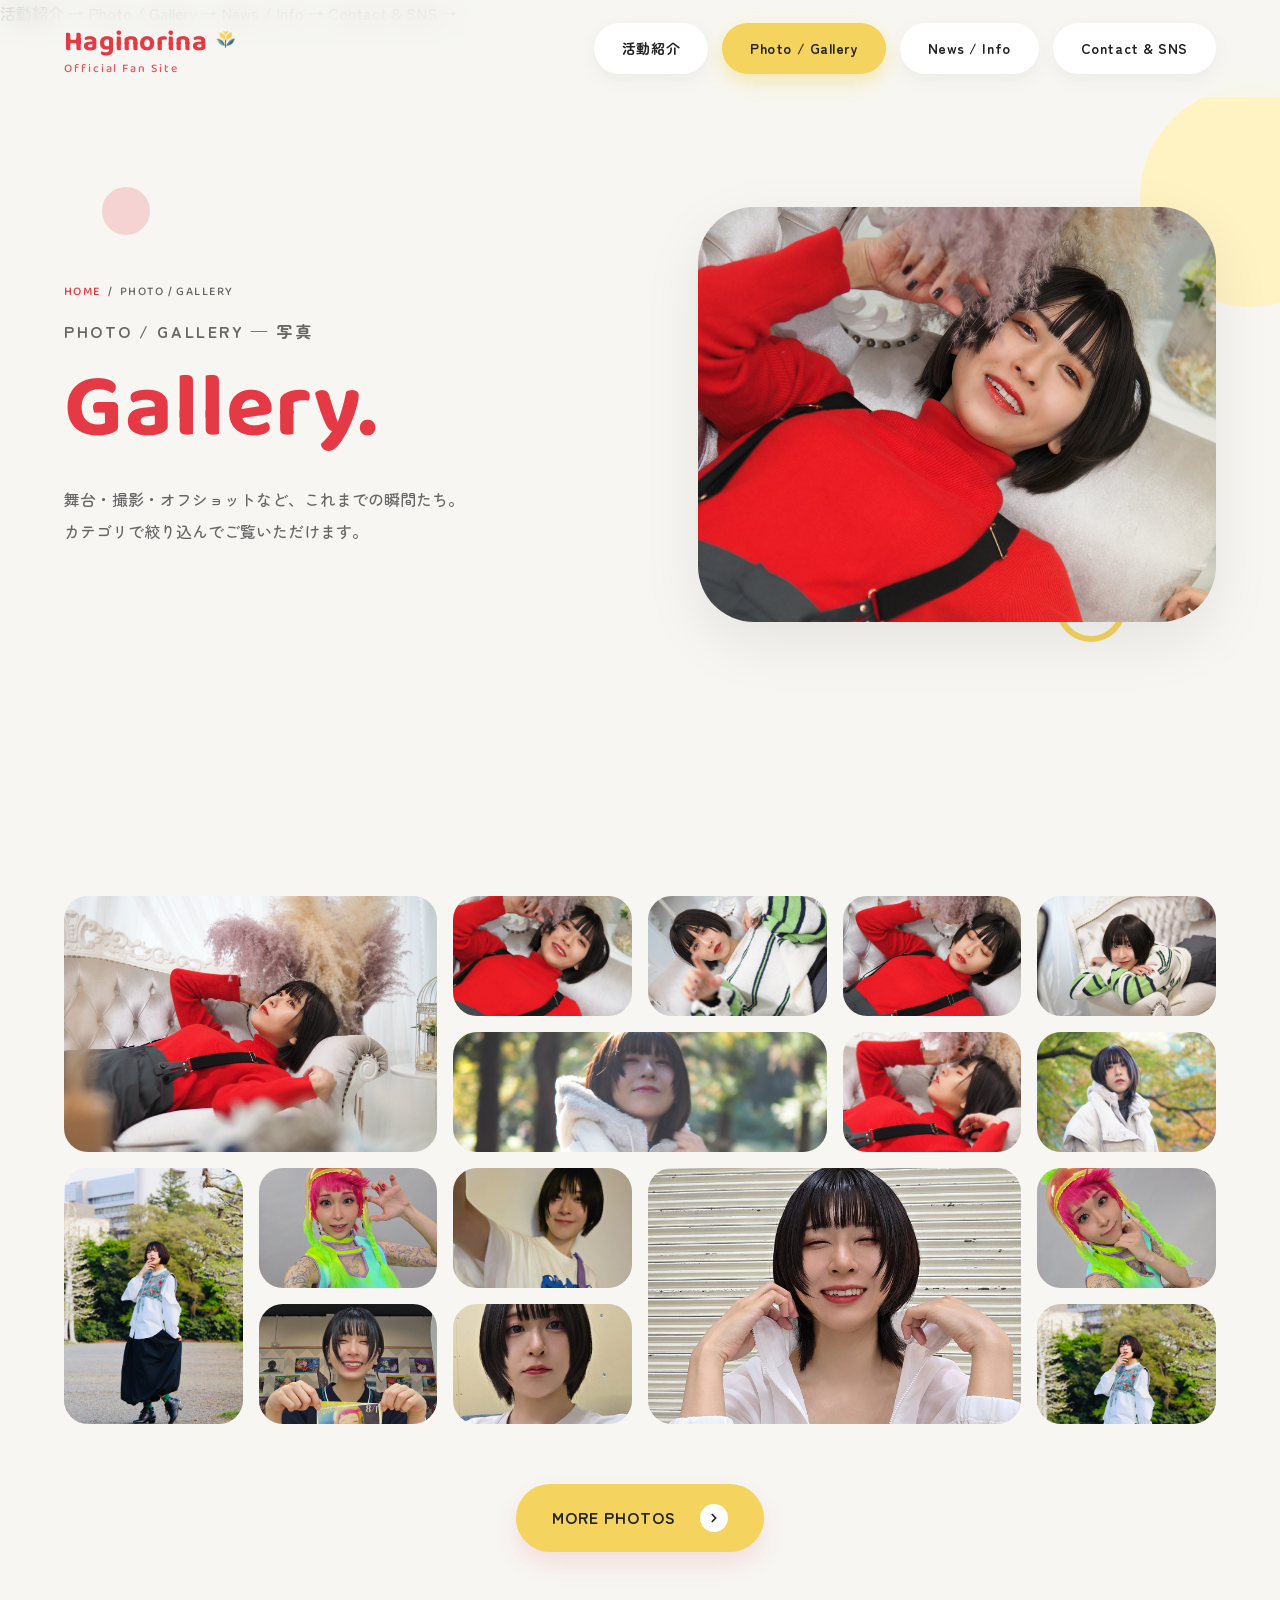
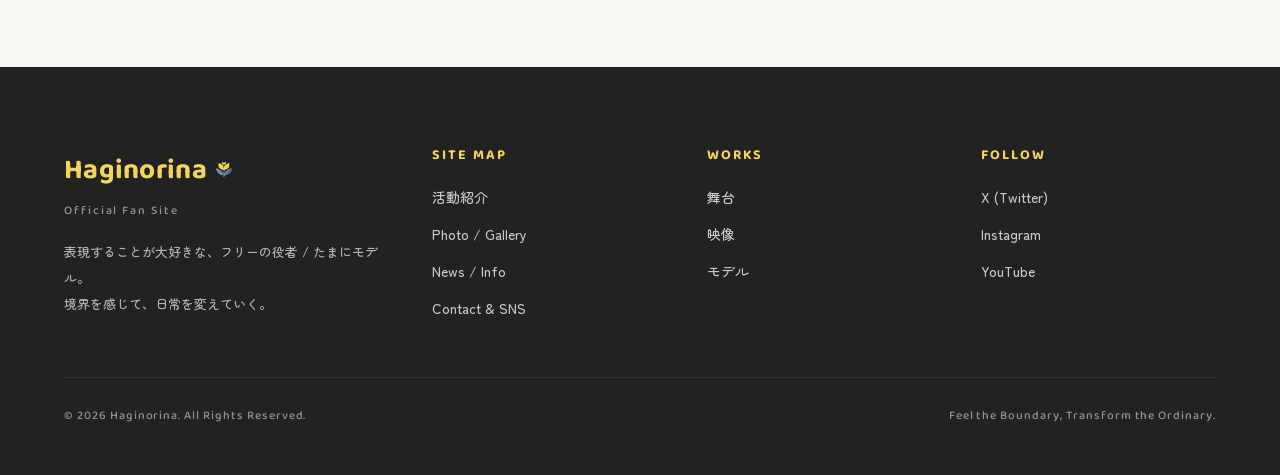
<file: gallery.html>
<!doctype html>
<html lang="ja">
<head>
  <meta charset="utf-8" />
  <meta name="viewport" content="width=device-width,initial-scale=1" />
  <title>Photo / Gallery｜はぎのりな Official Fan Site</title>
  <meta name="description" content="はぎのりな 公式ファンサイト Photo / Gallery。舞台・撮影・オフショットなどの写真を掲載します。" />
  <link rel="preconnect" href="https://fonts.googleapis.com">
  <link rel="preconnect" href="https://fonts.gstatic.com" crossorigin>
  <link href="https://fonts.googleapis.com/css2?family=Zen+Maru+Gothic:wght@400;500;700;900&family=Baloo+2:wght@500;600;700;800&family=Caveat:wght@500;700&display=swap" rel="stylesheet">
  <link rel="stylesheet" href="https://cdnjs.cloudflare.com/ajax/libs/font-awesome/6.5.1/css/all.min.css" integrity="sha512-DTOQO9RWCH3ppGqcWaEA1BIZOC6xxalwEsw9c2QQeAIftl+Vegovlnee1c9QX4TctnWMn13TZye+giMm8e2LwA==" crossorigin="anonymous" referrerpolicy="no-referrer" />
  <link rel="stylesheet" href="assets/css/style.css" />
  <style>
    .gallery-filter { display:flex; flex-wrap:wrap; gap:10px; margin-bottom:40px; }
    .gallery-filter button {
      padding:10px 20px; border-radius:999px; background:#fff; font-weight:700; font-size:13px;
      letter-spacing:0.08em; box-shadow: 0 4px 14px rgba(0,0,0,0.04);
      transition: background .25s ease, color .25s ease, transform .25s ease;
    }
    .gallery-filter button.is-active { background: var(--color-red); color:#fff; }
    .gallery-filter button:hover { transform: translateY(-2px); }
  </style>

  <script>
  (function () {
    try {
      if (new URLSearchParams(location.search).has('loader')) {
        sessionStorage.removeItem('h_loaded');
        return;
      }
      if (sessionStorage.getItem('h_loaded')) document.documentElement.classList.add('no-loader');
    } catch (e) {}
  })();
  </script>
</head>
<body data-screen-label="Gallery">
<!-- SITE LOADER -->
<div class="site-loader" id="siteLoader" aria-hidden="true">
  <div class="buddy-wrap">
    <img class="buddy" src="assets/icons/loader-buddy.png" alt="" />
    <div class="buddy-shadow"></div>
  </div>
  <div class="label" aria-label="Now Loading">
    <span>N</span><span>o</span><span>w</span><span>&nbsp;</span><span>L</span><span>o</span><span>a</span><span>d</span><span>i</span><span>n</span><span>g</span><span>.</span><span>.</span><span>.</span>
  </div>
</div>


<header class="site-header">
  <a class="logo" href="index.html"><div>
    <span class="logo-mark">Haginorina <img class="tulip" src="assets/icons/tulip.png" alt="" aria-hidden="true"></span>
    <span class="logo-sub">Official Fan Site</span>
  </div></a>
  <nav class="main-nav">
    <a class="nav-pill" href="works.html">活動紹介</a>
    <a class="nav-pill is-active" href="gallery.html" aria-current="page">Photo / Gallery</a>
    <a class="nav-pill" href="news.html">News / Info</a>
    <a class="nav-pill" href="contact.html">Contact &amp; SNS</a>
  </nav>
  <button class="nav-toggle" aria-label="メニュー" aria-controls="mobileNav"><span></span></button>
</header>
<aside id="mobileNav" class="mobile-nav">
  <a href="works.html">活動紹介 <span class="arrow">→</span></a>
  <a href="gallery.html">Photo / Gallery <span class="arrow">→</span></a>
  <a href="news.html">News / Info <span class="arrow">→</span></a>
  <a href="contact.html">Contact &amp; SNS <span class="arrow">→</span></a>
</aside>

<section class="page-hero">
  <span class="deco deco-circle float-soft" aria-hidden="true" style="position:absolute;top:60px;right:-80px;width:220px;height:220px;background:var(--color-yellow-soft);"></span>
  <span class="deco deco-circle float-medium" aria-hidden="true" style="position:absolute;top:160px;left:8%;width:48px;height:48px;background:var(--color-red);opacity:.18;"></span>
  <span class="deco deco-ring float-medium" aria-hidden="true" style="position:absolute;bottom:60px;right:12%;width:70px;height:70px;border-color:var(--color-yellow);"></span>

  <div class="page-hero-inner">
    <div class="page-hero-text">
      <div class="breadcrumb"><a href="index.html">HOME</a> &nbsp;/&nbsp; PHOTO / GALLERY</div>
      <h1>
        <span class="jp">PHOTO / GALLERY — 写真</span>
        Gallery.
      </h1>
      <p>舞台・撮影・オフショットなど、これまでの瞬間たち。<br>カテゴリで絞り込んでご覧いただけます。</p>
    </div>
    <div class="page-hero-photo">
      <img src="assets/images/g04.jpg" alt="はぎのりな 写真" style="object-position: 50% 21%;" />
    </div>
  </div>
</section>

<section class="section section-bg-soft">
  <div class="section-inner">
    <div class="gallery-filter reveal">
      <button class="is-active">ALL</button>
      <button>STAGE</button>
      <button>FILM</button>
      <button>MODEL</button>
      <button>OFFSHOT</button>
    </div>

    <div class="gallery-grid reveal" data-lightbox>
      <a class="gallery-item span-2x2" href="#"><img src="assets/images/g01.jpg" alt="" style="object-position: 50% 77%; position:absolute;inset:0;width:100%;height:100%;object-fit:cover;"></a>
      <a class="gallery-item" href="#"><img src="assets/images/g04.jpg" alt="" style="object-position: 50% 26%; position:absolute;inset:0;width:100%;height:100%;object-fit:cover;"></a>
      <a class="gallery-item" href="#"><img src="assets/images/g05.jpg" alt="" style="object-position: 50% 24%; position:absolute;inset:0;width:100%;height:100%;object-fit:cover;"></a>
      <a class="gallery-item" href="#"><img src="assets/images/g03.jpg" alt="" style="object-position: 50% 61%; position:absolute;inset:0;width:100%;height:100%;object-fit:cover;"></a>
      <a class="gallery-item" href="#"><img src="assets/images/g06.jpg" alt="" style="object-position: 50% 100%; position:absolute;inset:0;width:100%;height:100%;object-fit:cover;"></a>
      <a class="gallery-item span-2x1" href="#"><img src="assets/images/g07.jpg" alt="" style="object-position: 50% 22%; position:absolute;inset:0;width:100%;height:100%;object-fit:cover;"></a>
      <a class="gallery-item" href="#"><img src="assets/images/g02.jpg" alt="" style="object-position: 50% 53%; position:absolute;inset:0;width:100%;height:100%;object-fit:cover;"></a>
      <a class="gallery-item" href="#"><img src="assets/images/g08.jpg" alt="" style="object-position: 50% 2%; position:absolute;inset:0;width:100%;height:100%;object-fit:cover;"></a>
      <a class="gallery-item span-1x2" href="#"><img src="assets/images/g09.jpg" alt="" style="object-position: 50% 0%; position:absolute;inset:0;width:100%;height:100%;object-fit:cover;"></a>
      <a class="gallery-item" href="#"><img src="assets/images/x02.jpg" alt="" style="position:absolute;inset:0;width:100%;height:100%;object-fit:cover;object-position: 50% 32%;"></a>
      <a class="gallery-item" href="#"><img src="assets/images/x04.jpg" alt="" style="position:absolute;inset:0;width:100%;height:100%;object-fit:cover;object-position: 50% 9%;"></a>
      <a class="gallery-item span-2x2" href="#"><img src="assets/images/x01.jpg" alt="" style="position:absolute;inset:0;width:100%;height:100%;object-fit:cover;object-position: 50% 26%;"></a>
      <a class="gallery-item" href="#"><img src="assets/images/x03.jpg" alt="" style="position:absolute;inset:0;width:100%;height:100%;object-fit:cover;object-position: 50% 17%;"></a>
      <a class="gallery-item" href="#"><img src="assets/images/x05.jpg" alt="" style="position:absolute;inset:0;width:100%;height:100%;object-fit:cover;object-position: 50% 24%;"></a>
      <a class="gallery-item" href="#"><img src="assets/images/x06.jpg" alt="" style="position:absolute;inset:0;width:100%;height:100%;object-fit:cover;object-position: 50% 20%;"></a>
      <a class="gallery-item" href="#"><img src="assets/images/g09.jpg" alt="" style="position:absolute;inset:0;width:100%;height:100%;object-fit:cover;object-position: 50% 28%;"></a>
    </div>

    <div style="margin-top:60px;text-align:center;">
      <a class="hero-cta" href="#">
        <span>MORE PHOTOS</span>
        <span class="arrow" aria-hidden="true"><svg viewBox="0 0 24 24" fill="none" stroke="#222" stroke-width="3" stroke-linecap="round" stroke-linejoin="round"><polyline points="9 6 15 12 9 18"/></svg></span>
      </a>
    </div>
  </div>
</section>

<footer class="site-footer">
  <div class="footer-grid">
    <div class="footer-brand">
      <span class="logo-mark">Haginorina <img class="tulip" src="assets/icons/tulip.png" alt="" style="width:24px;height:24px;transform:translateY(4px);"></span>
      <span class="logo-sub">Official Fan Site</span>
      <p>表現することが大好きな、フリーの役者 / たまにモデル。<br>境界を感じて、日常を変えていく。</p>
    </div>
    <div class="footer-col"><h4>SITE MAP</h4><ul>
      <li><a href="works.html">活動紹介</a></li><li><a href="gallery.html">Photo / Gallery</a></li>
      <li><a href="news.html">News / Info</a></li><li><a href="contact.html">Contact &amp; SNS</a></li>
    </ul></div>
    <div class="footer-col"><h4>WORKS</h4><ul>
      <li><a href="works.html">舞台</a></li><li><a href="works.html">映像</a></li>
      <li><a href="works.html">モデル</a></li>
    </ul></div>
    <div class="footer-col"><h4>FOLLOW</h4><ul>
      <li><a href="https://x.com/rinasa__n" target="_blank" rel="noopener">X (Twitter)</a></li><li><a href="https://www.instagram.com/haginori02/" target="_blank" rel="noopener">Instagram</a></li><li><a href="#">YouTube</a></li>
    </ul></div>
  </div>
  <div class="footer-bottom">
    <span>© 2026 Haginorina. All Rights Reserved.</span>
    <span>Feel the Boundary, Transform the Ordinary.</span>
  </div>
</footer>
<script src="assets/js/main.js"></script>
<script>
  // Simple filter highlight (visual only — real filter via WP later)
  document.querySelectorAll('.gallery-filter button').forEach(function(b){
    b.addEventListener('click', function(){
      document.querySelectorAll('.gallery-filter button').forEach(function(x){ x.classList.remove('is-active'); });
      b.classList.add('is-active');
    });
  });
</script>
</body>
</html>
</file>
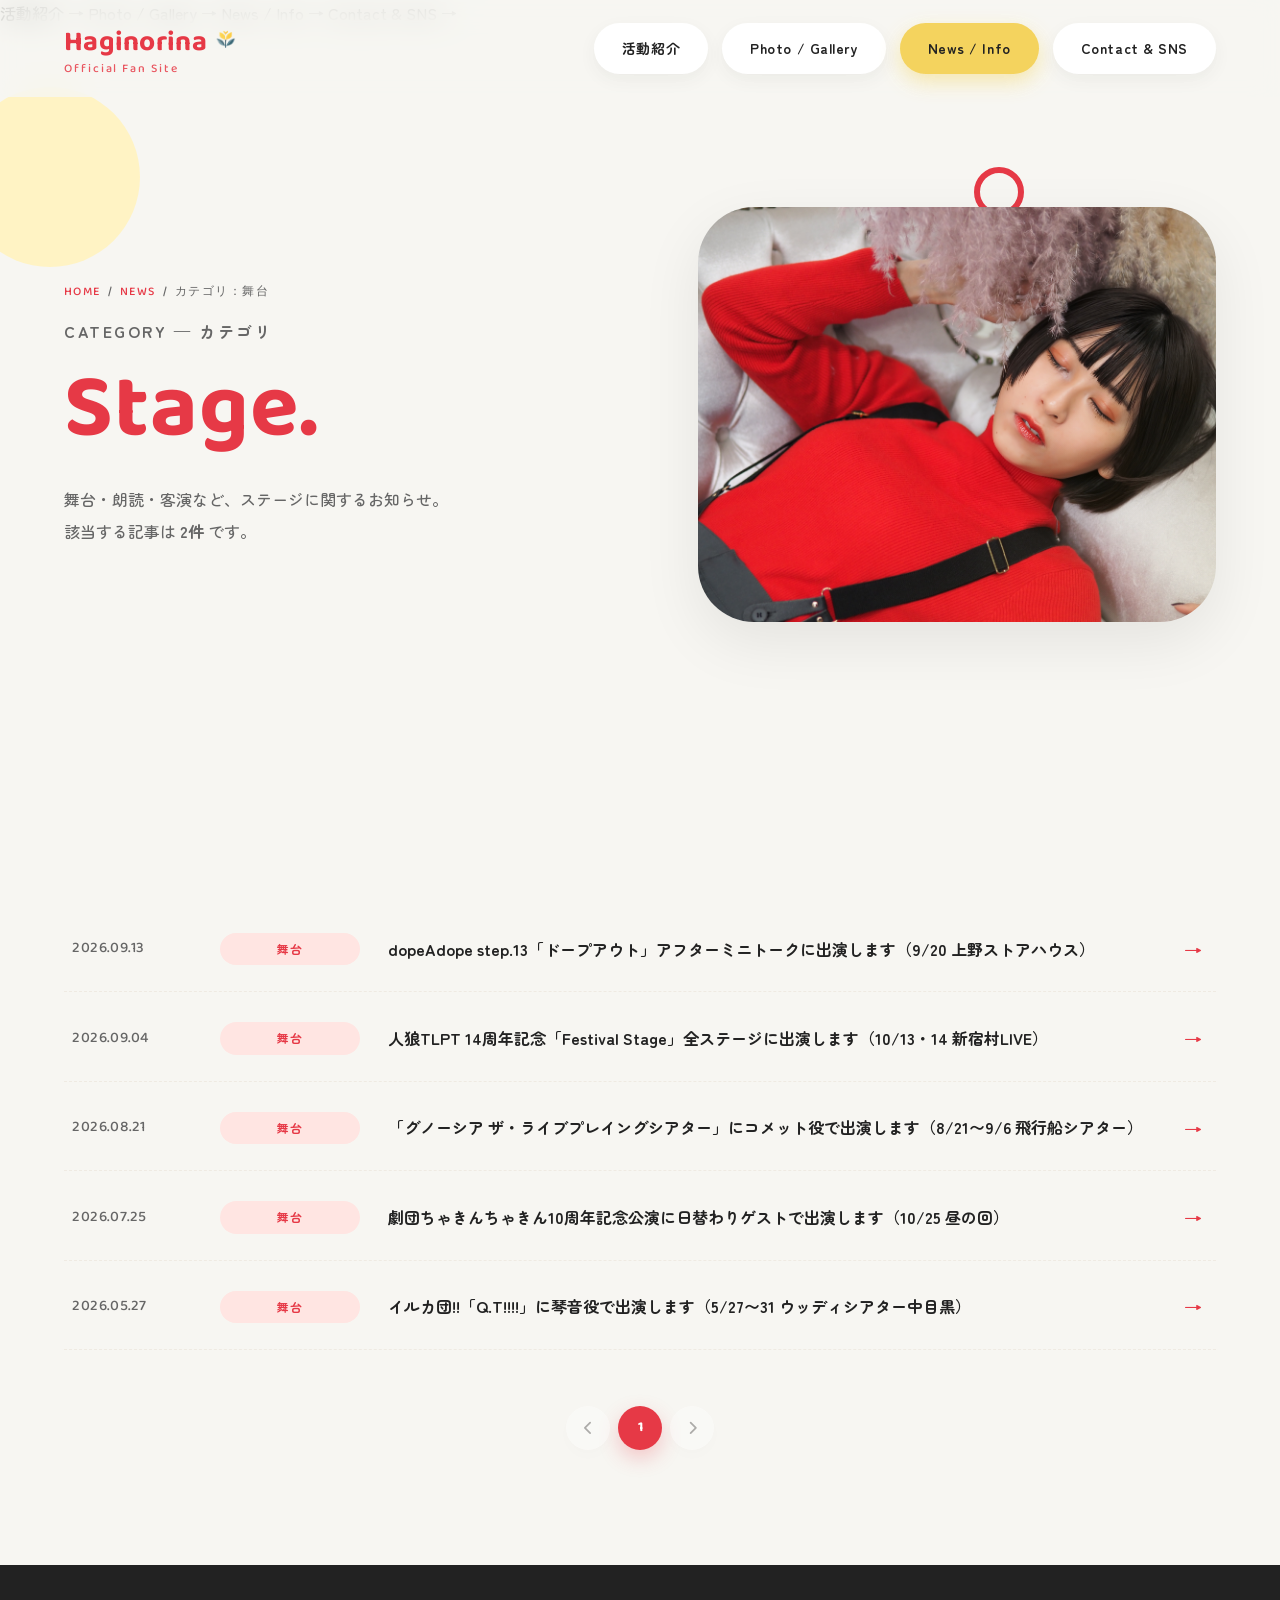
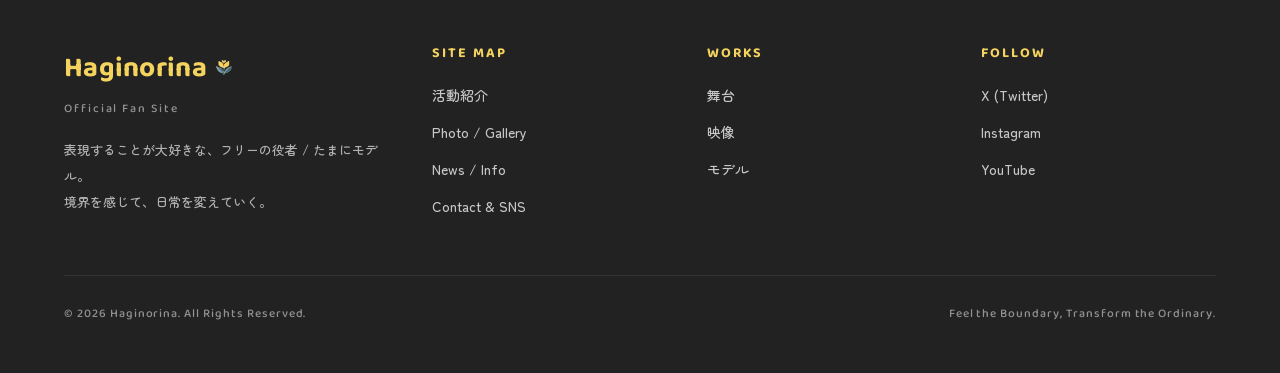
<file: news-category.html>
<!doctype html>
<html lang="ja">
<head>
  <meta charset="utf-8" />
  <meta name="viewport" content="width=device-width,initial-scale=1" />
  <title>舞台のお知らせ｜News｜はぎのりな Official Fan Site</title>
  <meta name="description" content="はぎのりな 公式ファンサイト。舞台カテゴリのお知らせ一覧。" />
  <link rel="preconnect" href="https://fonts.googleapis.com">
  <link rel="preconnect" href="https://fonts.gstatic.com" crossorigin>
  <link href="https://fonts.googleapis.com/css2?family=Zen+Maru+Gothic:wght@400;500;700;900&family=Baloo+2:wght@500;600;700;800&family=Caveat:wght@500;700&display=swap" rel="stylesheet">
  <link rel="stylesheet" href="https://cdnjs.cloudflare.com/ajax/libs/font-awesome/6.5.1/css/all.min.css" integrity="sha512-DTOQO9RWCH3ppGqcWaEA1BIZOC6xxalwEsw9c2QQeAIftl+Vegovlnee1c9QX4TctnWMn13TZye+giMm8e2LwA==" crossorigin="anonymous" referrerpolicy="no-referrer" />
  <link rel="stylesheet" href="assets/css/style.css" />

  <script>
  (function () {
    try {
      if (new URLSearchParams(location.search).has('loader')) {
        sessionStorage.removeItem('h_loaded');
        return;
      }
      if (sessionStorage.getItem('h_loaded')) document.documentElement.classList.add('no-loader');
    } catch (e) {}
  })();
  </script>
</head>
<body data-screen-label="News Category">
<!-- SITE LOADER -->
<div class="site-loader" id="siteLoader" aria-hidden="true">
  <div class="buddy-wrap">
    <img class="buddy" src="assets/icons/loader-buddy.png" alt="" />
    <div class="buddy-shadow"></div>
  </div>
  <div class="label" aria-label="Now Loading">
    <span>N</span><span>o</span><span>w</span><span>&nbsp;</span><span>L</span><span>o</span><span>a</span><span>d</span><span>i</span><span>n</span><span>g</span><span>.</span><span>.</span><span>.</span>
  </div>
</div>


<header class="site-header">
  <a class="logo" href="index.html"><div>
    <span class="logo-mark">Haginorina <img class="tulip" src="assets/icons/tulip.png" alt="" aria-hidden="true"></span>
    <span class="logo-sub">Official Fan Site</span>
  </div></a>
  <nav class="main-nav">
    <a class="nav-pill" href="works.html">活動紹介</a>
    <a class="nav-pill" href="gallery.html">Photo / Gallery</a>
    <a class="nav-pill is-active" href="news.html">News / Info</a>
    <a class="nav-pill" href="contact.html">Contact &amp; SNS</a>
  </nav>
  <button class="nav-toggle" aria-label="メニュー" aria-controls="mobileNav"><span></span></button>
</header>
<aside id="mobileNav" class="mobile-nav">
  <a href="works.html">活動紹介 <span class="arrow">→</span></a>
  <a href="gallery.html">Photo / Gallery <span class="arrow">→</span></a>
  <a href="news.html">News / Info <span class="arrow">→</span></a>
  <a href="contact.html">Contact &amp; SNS <span class="arrow">→</span></a>
</aside>

<!-- PAGE HERO -->
<section class="page-hero">
  <span class="deco deco-circle float-soft" aria-hidden="true" style="position:absolute;top:60px;left:-40px;width:180px;height:180px;background:var(--color-yellow-soft);"></span>
  <span class="deco deco-circle float-medium" aria-hidden="true" style="position:absolute;bottom:80px;right:8%;width:60px;height:60px;background:var(--color-red);opacity:.18;"></span>
  <span class="deco deco-ring float-medium" aria-hidden="true" style="position:absolute;top:140px;right:20%;width:50px;height:50px;border-color:var(--color-red);"></span>

  <div class="page-hero-inner">
    <div class="page-hero-text">
      <div class="breadcrumb">
        <a href="index.html">HOME</a> &nbsp;/&nbsp;
        <a href="news.html">NEWS</a> &nbsp;/&nbsp;
        カテゴリ：舞台
      </div>
      <h1>
        <span class="jp">CATEGORY — カテゴリ</span>
        Stage.
      </h1>
      <p>舞台・朗読・客演など、ステージに関するお知らせ。<br>該当する記事は <strong>2件</strong> です。</p>
    </div>
    <div class="page-hero-photo">
      <img src="assets/images/g03.jpg" alt="" style="object-position: 100% 50%;" />
    </div>
  </div>
</section>

<!-- LIST -->
<section class="section section-bg-soft">
  <div class="section-inner">

    <!-- Category tabs -->
    <nav class="category-tabs reveal" aria-label="カテゴリ">
      <a href="news.html">ALL <span class="count">8</span></a>
      <a href="news-category.html?cat=stage" class="is-active">舞台 <span class="count">5</span></a>
      <a href="news-category.html?cat=stream">配信・映像 <span class="count">2</span></a>
      <a href="news-category.html?cat=direct">演出・脚本 <span class="count">1</span></a>
      <a href="news-category.html?cat=info">お知らせ <span class="count">0</span></a>
    </nav>

    <div class="news-list reveal">
      <a class="news-item" href="news-single.html">
        <span class="news-date">2026.09.13</span>
        <span class="news-tag tag-red">舞台</span>
        <span class="news-title">dopeAdope step.13「ドープアウト」アフターミニトークに出演します（9/20 上野ストアハウス）</span>
        <span class="news-arrow">→</span>
      </a>
      <a class="news-item" href="news-single.html">
        <span class="news-date">2026.09.04</span>
        <span class="news-tag tag-red">舞台</span>
        <span class="news-title">人狼TLPT 14周年記念「Festival Stage」全ステージに出演します（10/13・14 新宿村LIVE）</span>
        <span class="news-arrow">→</span>
      </a>
      <a class="news-item" href="news-single.html">
        <span class="news-date">2026.08.21</span>
        <span class="news-tag tag-red">舞台</span>
        <span class="news-title">「グノーシア ザ・ライブプレイングシアター」にコメット役で出演します（8/21〜9/6 飛行船シアター）</span>
        <span class="news-arrow">→</span>
      </a>
      <a class="news-item" href="news-single.html">
        <span class="news-date">2026.07.25</span>
        <span class="news-tag tag-red">舞台</span>
        <span class="news-title">劇団ちゃきんちゃきん10周年記念公演に日替わりゲストで出演します（10/25 昼の回）</span>
        <span class="news-arrow">→</span>
      </a>
      <a class="news-item" href="news-single.html">
        <span class="news-date">2026.05.27</span>
        <span class="news-tag tag-red">舞台</span>
        <span class="news-title">イルカ団!!「Q.T!!!!」に琴音役で出演します（5/27〜31 ウッディシアター中目黒）</span>
        <span class="news-arrow">→</span>
      </a>
    </div>

    <!-- Pagination (single page in this case) -->
    <nav class="pagination reveal" aria-label="ページネーション">
      <span class="is-disabled" aria-disabled="true"><i class="fa-solid fa-chevron-left"></i></span>
      <span class="is-current" aria-current="page">1</span>
      <span class="is-disabled" aria-disabled="true"><i class="fa-solid fa-chevron-right"></i></span>
    </nav>

  </div>
</section>

<!-- FOOTER -->
<footer class="site-footer">
  <div class="footer-grid">
    <div class="footer-brand">
      <span class="logo-mark">Haginorina <img class="tulip" src="assets/icons/tulip.png" alt="" style="width:24px;height:24px;transform:translateY(4px);"></span>
      <span class="logo-sub">Official Fan Site</span>
      <p>表現することが大好きな、フリーの役者 / たまにモデル。<br>境界を感じて、日常を変えていく。</p>
    </div>
    <div class="footer-col"><h4>SITE MAP</h4><ul>
      <li><a href="works.html">活動紹介</a></li><li><a href="gallery.html">Photo / Gallery</a></li>
      <li><a href="news.html">News / Info</a></li><li><a href="contact.html">Contact &amp; SNS</a></li>
    </ul></div>
    <div class="footer-col"><h4>WORKS</h4><ul>
      <li><a href="works.html">舞台</a></li><li><a href="works.html">映像</a></li>
      <li><a href="works.html">モデル</a></li>
    </ul></div>
    <div class="footer-col"><h4>FOLLOW</h4><ul>
      <li><a href="https://x.com/rinasa__n" target="_blank" rel="noopener">X (Twitter)</a></li><li><a href="https://www.instagram.com/haginori02/" target="_blank" rel="noopener">Instagram</a></li><li><a href="#">YouTube</a></li>
    </ul></div>
  </div>
  <div class="footer-bottom">
    <span>© 2026 Haginorina. All Rights Reserved.</span>
    <span>Feel the Boundary, Transform the Ordinary.</span>
  </div>
</footer>
<script src="assets/js/main.js"></script>
</body>
</html>
</file>
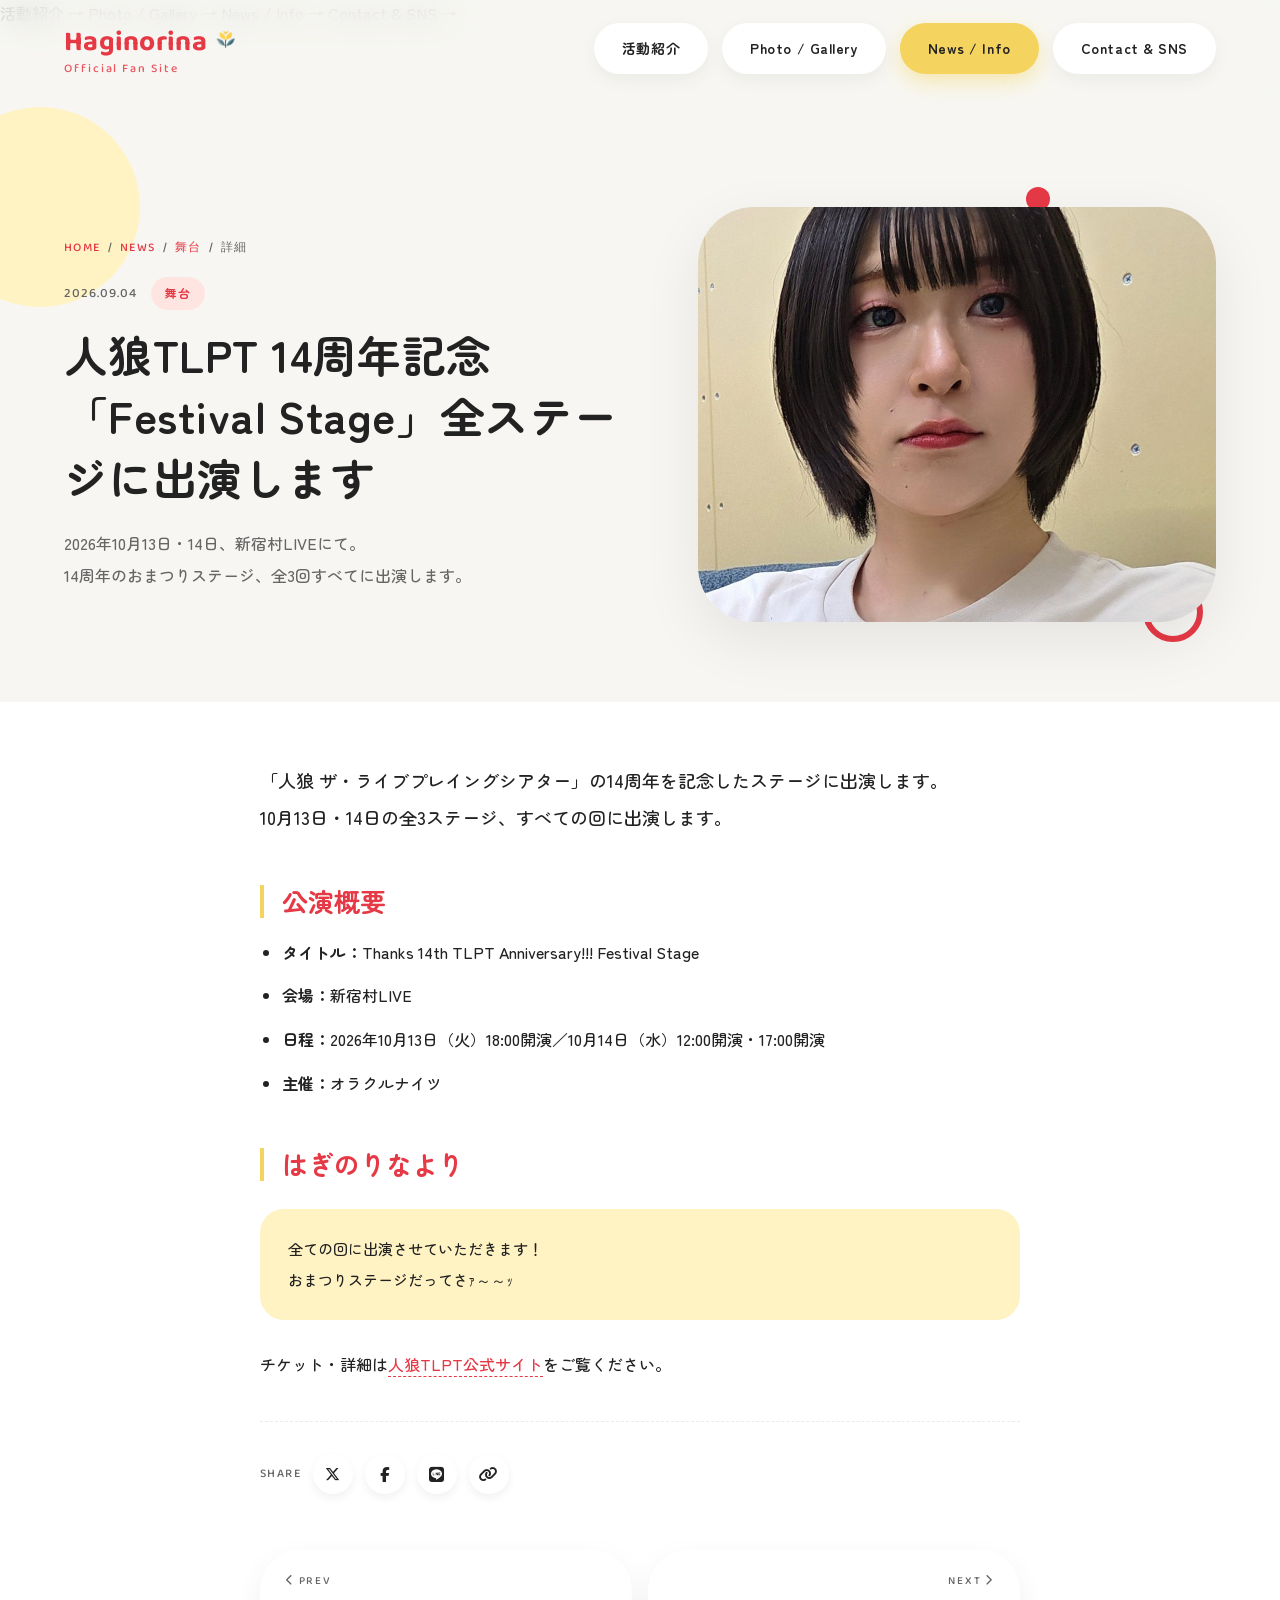
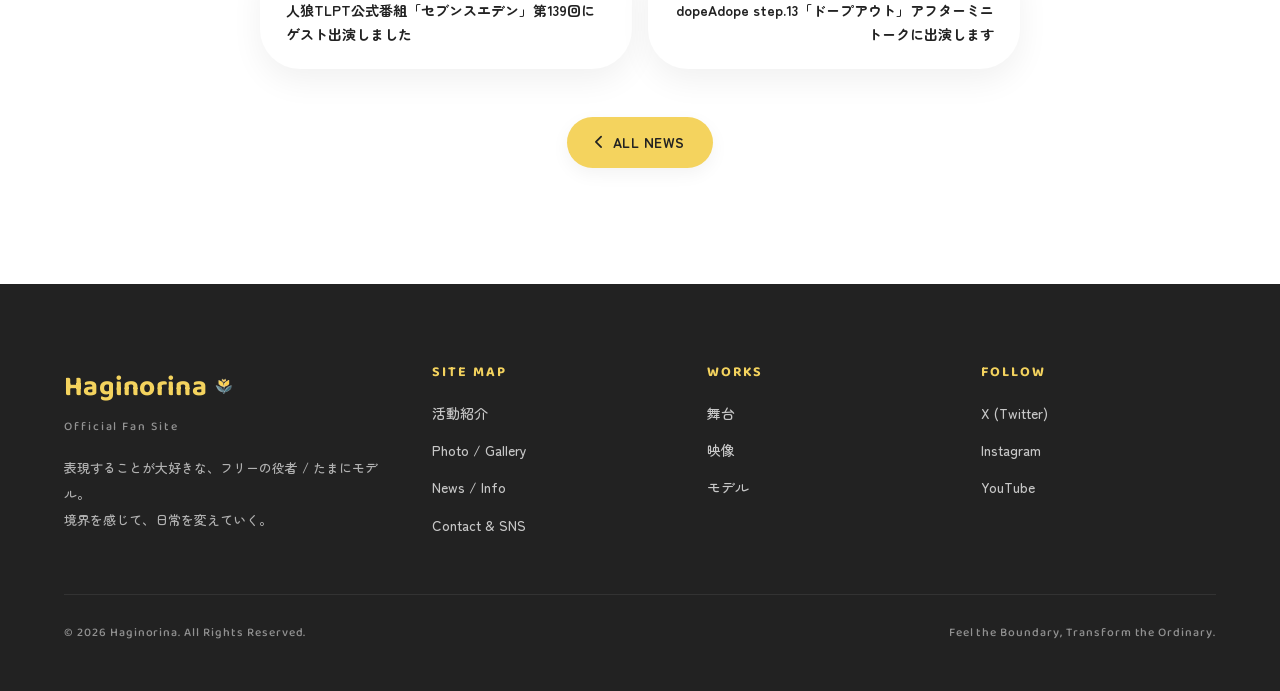
<file: news-single.html>
<!doctype html>
<html lang="ja">
<head>
  <meta charset="utf-8" />
  <meta name="viewport" content="width=device-width,initial-scale=1" />
  <title>人狼TLPT 14周年記念「Festival Stage」全ステージに出演します｜News｜はぎのりな Official Fan Site</title>
  <meta name="description" content="はぎのりな 公式ファンサイト。お知らせ記事。" />
  <link rel="preconnect" href="https://fonts.googleapis.com">
  <link rel="preconnect" href="https://fonts.gstatic.com" crossorigin>
  <link href="https://fonts.googleapis.com/css2?family=Zen+Maru+Gothic:wght@400;500;700;900&family=Baloo+2:wght@500;600;700;800&family=Caveat:wght@500;700&display=swap" rel="stylesheet">
  <link rel="stylesheet" href="https://cdnjs.cloudflare.com/ajax/libs/font-awesome/6.5.1/css/all.min.css" integrity="sha512-DTOQO9RWCH3ppGqcWaEA1BIZOC6xxalwEsw9c2QQeAIftl+Vegovlnee1c9QX4TctnWMn13TZye+giMm8e2LwA==" crossorigin="anonymous" referrerpolicy="no-referrer" />
  <link rel="stylesheet" href="assets/css/style.css" />

  <script>
  (function () {
    try {
      if (new URLSearchParams(location.search).has('loader')) {
        sessionStorage.removeItem('h_loaded');
        return;
      }
      if (sessionStorage.getItem('h_loaded')) document.documentElement.classList.add('no-loader');
    } catch (e) {}
  })();
  </script>
</head>
<body data-screen-label="News Single">
<!-- SITE LOADER -->
<div class="site-loader" id="siteLoader" aria-hidden="true">
  <div class="buddy-wrap">
    <img class="buddy" src="assets/icons/loader-buddy.png" alt="" />
    <div class="buddy-shadow"></div>
  </div>
  <div class="label" aria-label="Now Loading">
    <span>N</span><span>o</span><span>w</span><span>&nbsp;</span><span>L</span><span>o</span><span>a</span><span>d</span><span>i</span><span>n</span><span>g</span><span>.</span><span>.</span><span>.</span>
  </div>
</div>


<header class="site-header">
  <a class="logo" href="index.html"><div>
    <span class="logo-mark">Haginorina <img class="tulip" src="assets/icons/tulip.png" alt="" aria-hidden="true"></span>
    <span class="logo-sub">Official Fan Site</span>
  </div></a>
  <nav class="main-nav">
    <a class="nav-pill" href="works.html">活動紹介</a>
    <a class="nav-pill" href="gallery.html">Photo / Gallery</a>
    <a class="nav-pill is-active" href="news.html">News / Info</a>
    <a class="nav-pill" href="contact.html">Contact &amp; SNS</a>
  </nav>
  <button class="nav-toggle" aria-label="メニュー" aria-controls="mobileNav"><span></span></button>
</header>
<aside id="mobileNav" class="mobile-nav">
  <a href="works.html">活動紹介 <span class="arrow">→</span></a>
  <a href="gallery.html">Photo / Gallery <span class="arrow">→</span></a>
  <a href="news.html">News / Info <span class="arrow">→</span></a>
  <a href="contact.html">Contact &amp; SNS <span class="arrow">→</span></a>
</aside>

<!-- PAGE HERO (single article header) -->
<section class="page-hero">
  <span class="deco deco-circle float-soft" aria-hidden="true" style="position:absolute;top:80px;left:-60px;width:200px;height:200px;background:var(--color-yellow-soft);"></span>
  <span class="deco deco-ring float-medium" aria-hidden="true" style="position:absolute;bottom:60px;right:6%;width:60px;height:60px;border-color:var(--color-red);"></span>
  <span class="deco deco-circle float-fast" aria-hidden="true" style="position:absolute;top:160px;right:18%;width:24px;height:24px;background:var(--color-red);"></span>

  <div class="page-hero-inner">
    <div class="page-hero-text">
      <div class="breadcrumb">
        <a href="index.html">HOME</a> &nbsp;/&nbsp;
        <a href="news.html">NEWS</a> &nbsp;/&nbsp;
        <a href="news-category.html?cat=stage">舞台</a> &nbsp;/&nbsp;
        詳細
      </div>
      <div class="article-meta">
        <span>2026.09.04</span>
        <span class="news-tag tag-red">舞台</span>
      </div>
      <h1 style="font-family:var(--font-jp);font-size:clamp(28px,4vw,44px);color:var(--color-text);line-height:1.4;">
        人狼TLPT 14周年記念「Festival Stage」全ステージに出演します
      </h1>
      <p style="margin-top:18px;">2026年10月13日・14日、新宿村LIVEにて。<br>14周年のおまつりステージ、全3回すべてに出演します。</p>
    </div>
    <div class="page-hero-photo">
      <img src="assets/images/x06.jpg" alt="はぎのりな" style="object-position: 50% 14%;" />
    </div>
  </div>
</section>

<!-- ARTICLE BODY -->
<section class="section section-bg-white" style="padding-top:60px;">
  <div class="section-inner">

    <div class="article-body reveal">
      <p class="lede">
        「人狼 ザ・ライブプレイングシアター」の14周年を記念したステージに出演します。<br>
        10月13日・14日の全3ステージ、すべての回に出演します。
      </p>

      <h2>公演概要</h2>
      <ul>
        <li><strong>タイトル：</strong>Thanks 14th TLPT Anniversary!!! Festival Stage</li>
        <li><strong>会場：</strong>新宿村LIVE</li>
        <li><strong>日程：</strong>2026年10月13日（火）18:00開演／10月14日（水）12:00開演・17:00開演</li>
        <li><strong>主催：</strong>オラクルナイツ</li>
      </ul>

      <h2>はぎのりなより</h2>
      <blockquote>
        全ての回に出演させていただきます！<br>
        おまつりステージだってさｧ～～ｯ
      </blockquote>
      <p>
        チケット・詳細は<a href="https://oracleknights.co.jp/jinrou-tlpt/information.php" target="_blank" rel="noopener">人狼TLPT公式サイト</a>をご覧ください。
      </p>
    </div>

    <!-- Share -->
    <div class="article-share reveal">
      <span>SHARE</span>
      <a href="#" aria-label="X (Twitter)"><i class="fa-brands fa-x-twitter"></i></a>
      <a href="#" aria-label="Facebook"><i class="fa-brands fa-facebook-f"></i></a>
      <a href="#" aria-label="LINE"><i class="fa-brands fa-line"></i></a>
      <a href="#" aria-label="URLをコピー"><i class="fa-solid fa-link"></i></a>
    </div>

    <!-- Prev / Next -->
    <div class="article-nav reveal">
      <a href="news-single.html" class="prev">
        <span class="dir"><i class="fa-solid fa-chevron-left"></i> PREV</span>
        <span class="title">人狼TLPT公式番組「セブンスエデン」第139回にゲスト出演しました</span>
      </a>
      <a href="news-single.html" class="next">
        <span class="dir">NEXT <i class="fa-solid fa-chevron-right"></i></span>
        <span class="title">dopeAdope step.13「ドープアウト」アフターミニトークに出演します</span>
      </a>
    </div>

    <!-- Back to news -->
    <div style="text-align:center;margin-top:48px;">
      <a class="nav-pill" href="news.html" style="background:var(--color-yellow);">
        <i class="fa-solid fa-chevron-left" style="margin-right:8px;"></i> ALL NEWS
      </a>
    </div>

  </div>
</section>

<!-- FOOTER -->
<footer class="site-footer">
  <div class="footer-grid">
    <div class="footer-brand">
      <span class="logo-mark">Haginorina <img class="tulip" src="assets/icons/tulip.png" alt="" style="width:24px;height:24px;transform:translateY(4px);"></span>
      <span class="logo-sub">Official Fan Site</span>
      <p>表現することが大好きな、フリーの役者 / たまにモデル。<br>境界を感じて、日常を変えていく。</p>
    </div>
    <div class="footer-col"><h4>SITE MAP</h4><ul>
      <li><a href="works.html">活動紹介</a></li><li><a href="gallery.html">Photo / Gallery</a></li>
      <li><a href="news.html">News / Info</a></li><li><a href="contact.html">Contact &amp; SNS</a></li>
    </ul></div>
    <div class="footer-col"><h4>WORKS</h4><ul>
      <li><a href="works.html">舞台</a></li><li><a href="works.html">映像</a></li>
      <li><a href="works.html">モデル</a></li>
    </ul></div>
    <div class="footer-col"><h4>FOLLOW</h4><ul>
      <li><a href="https://x.com/rinasa__n" target="_blank" rel="noopener">X (Twitter)</a></li><li><a href="https://www.instagram.com/haginori02/" target="_blank" rel="noopener">Instagram</a></li><li><a href="#">YouTube</a></li>
    </ul></div>
  </div>
  <div class="footer-bottom">
    <span>© 2026 Haginorina. All Rights Reserved.</span>
    <span>Feel the Boundary, Transform the Ordinary.</span>
  </div>
</footer>
<script src="assets/js/main.js"></script>
</body>
</html>
</file>
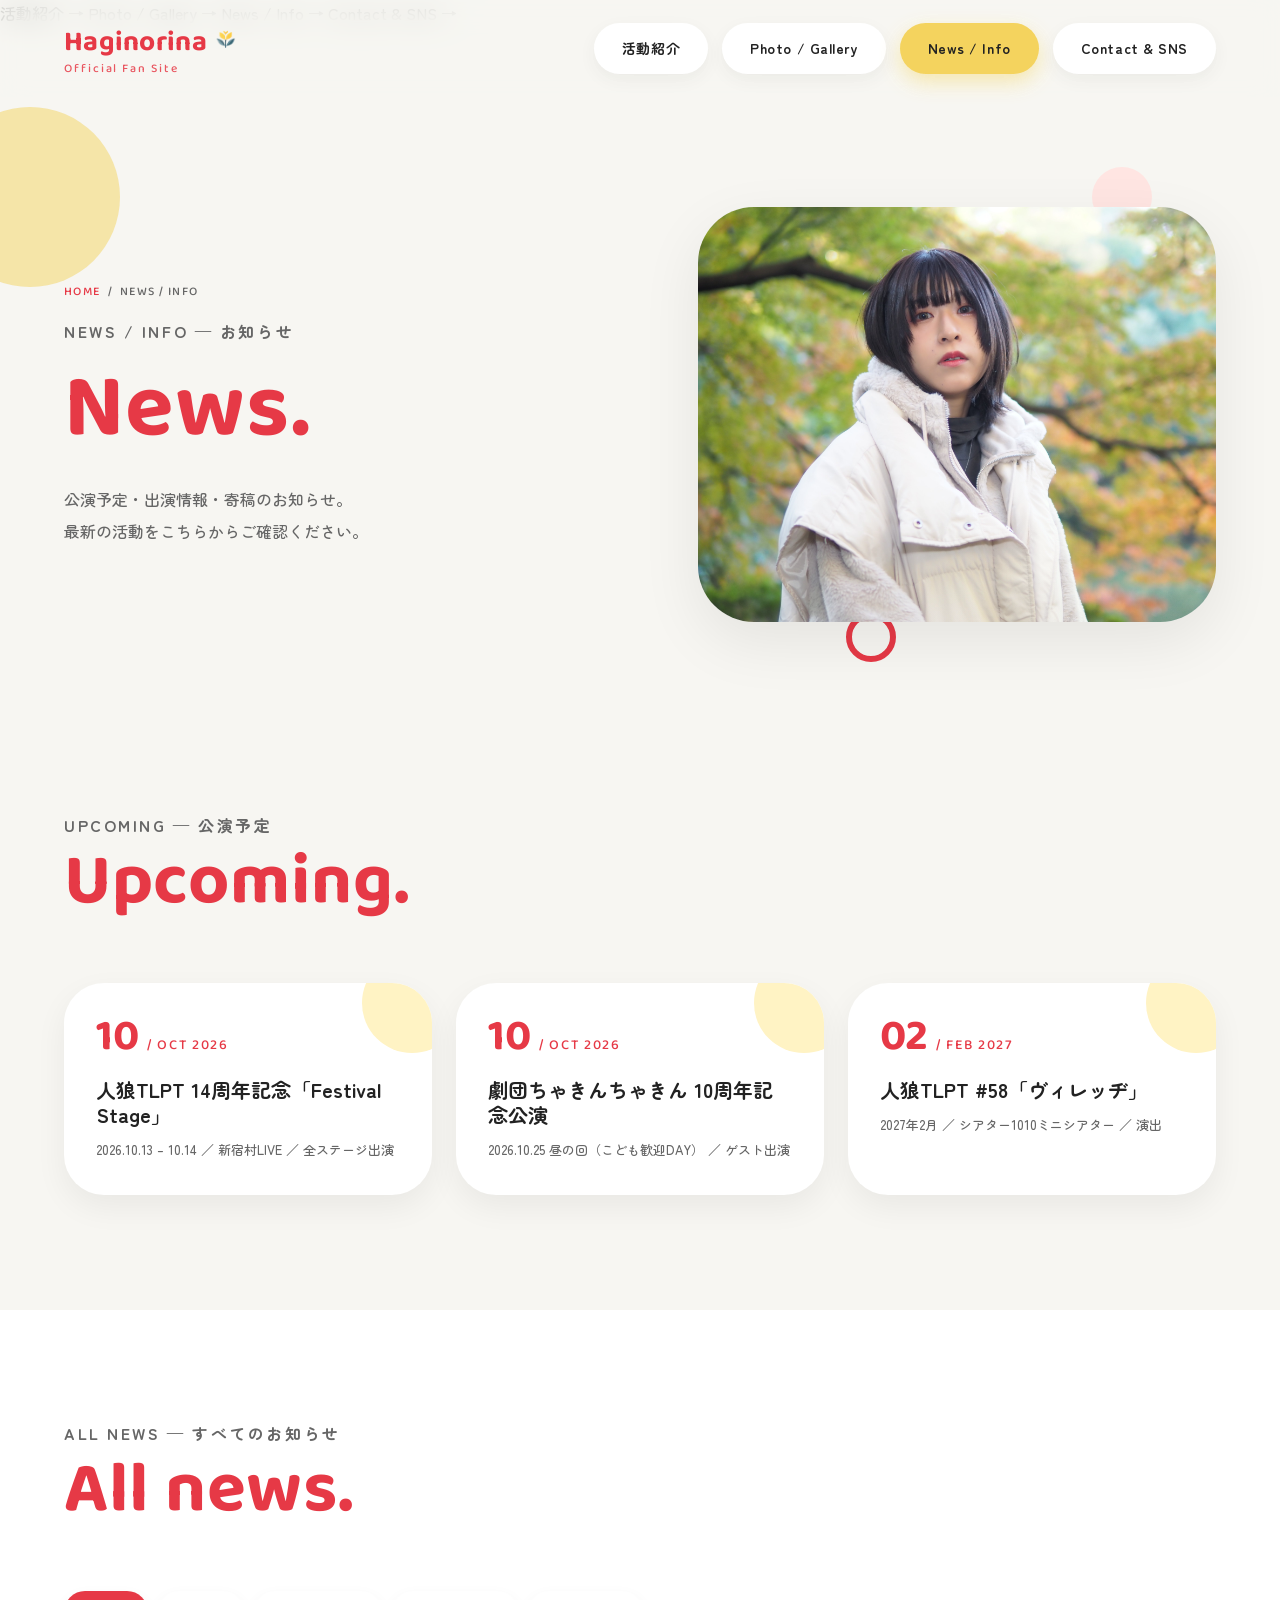
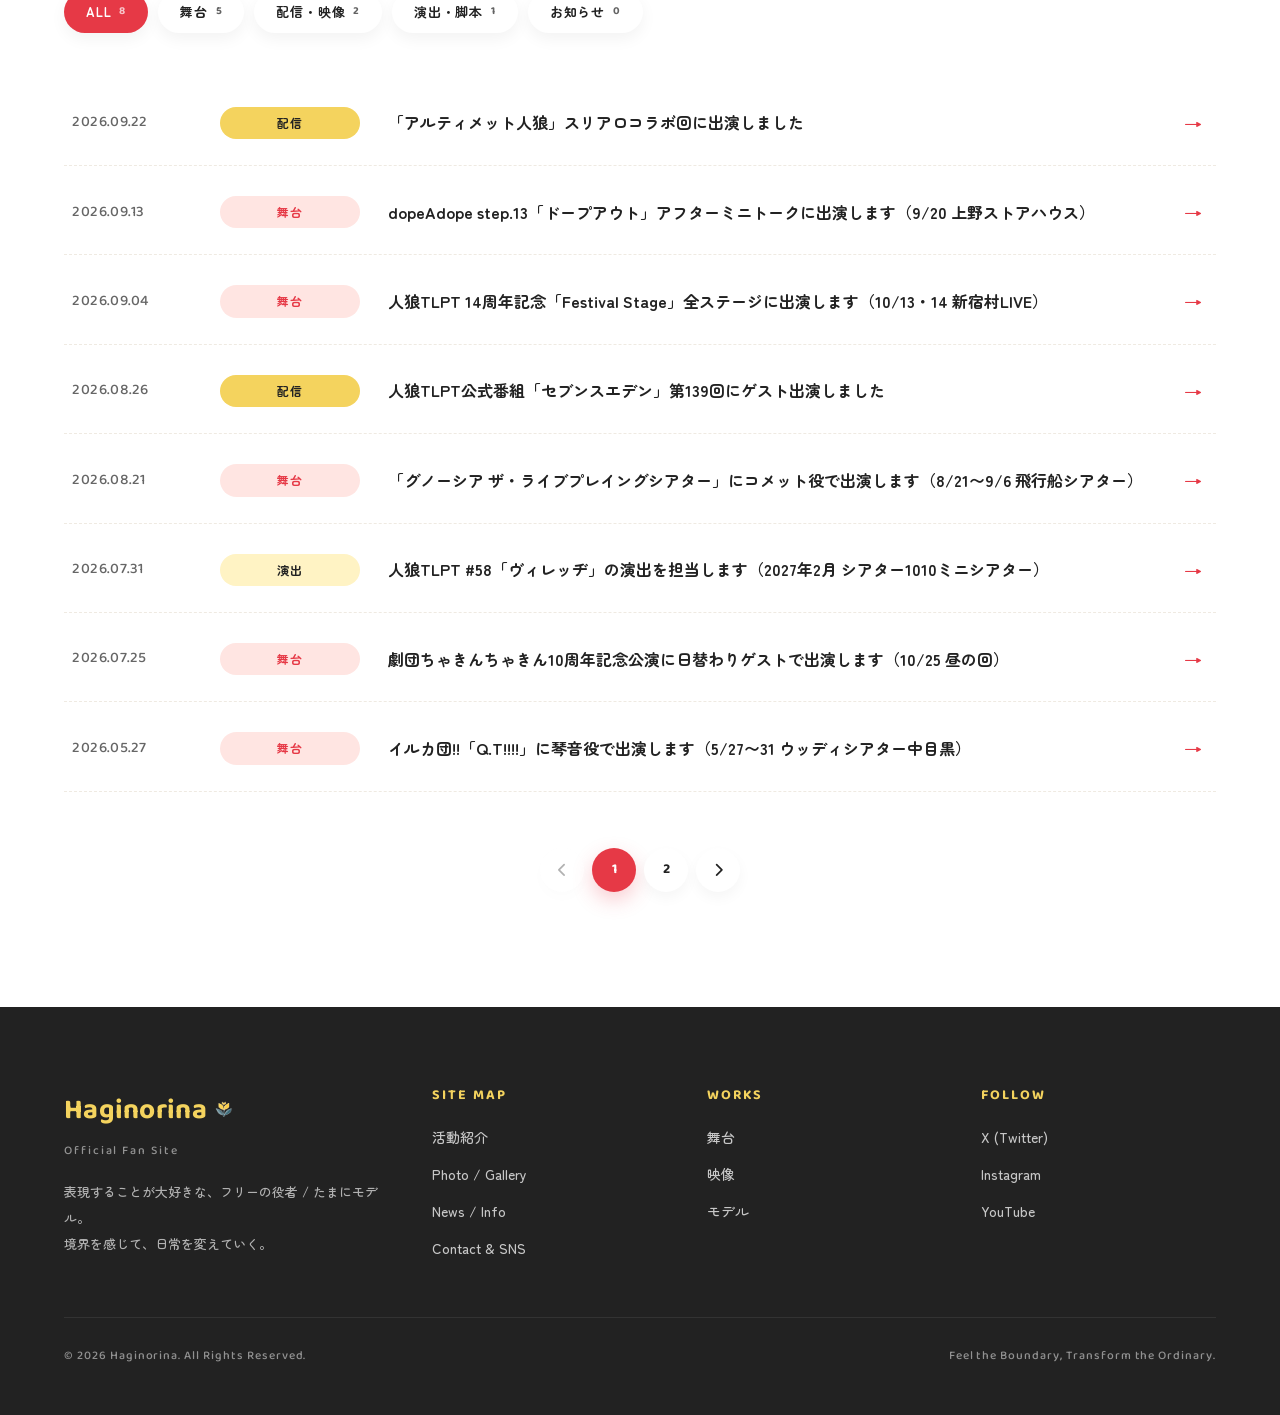
<file: news.html>
<!doctype html>
<html lang="ja">
<head>
  <meta charset="utf-8" />
  <meta name="viewport" content="width=device-width,initial-scale=1" />
  <title>News / Info｜はぎのりな Official Fan Site</title>
  <meta name="description" content="はぎのりな 公式ファンサイト News / Info。公演予定・出演情報・お知らせをお届けします。" />
  <link rel="preconnect" href="https://fonts.googleapis.com">
  <link rel="preconnect" href="https://fonts.gstatic.com" crossorigin>
  <link href="https://fonts.googleapis.com/css2?family=Zen+Maru+Gothic:wght@400;500;700;900&family=Baloo+2:wght@500;600;700;800&family=Caveat:wght@500;700&display=swap" rel="stylesheet">
  <link rel="stylesheet" href="https://cdnjs.cloudflare.com/ajax/libs/font-awesome/6.5.1/css/all.min.css" integrity="sha512-DTOQO9RWCH3ppGqcWaEA1BIZOC6xxalwEsw9c2QQeAIftl+Vegovlnee1c9QX4TctnWMn13TZye+giMm8e2LwA==" crossorigin="anonymous" referrerpolicy="no-referrer" />
  <link rel="stylesheet" href="assets/css/style.css" />
  <style>
    .schedule-grid { display:grid; grid-template-columns: repeat(3, 1fr); gap: 24px; margin-top: 40px; }
    .schedule-card {
      position: relative; padding: 32px; border-radius: var(--radius-lg);
      background:#fff; box-shadow: var(--shadow-soft);
      transition: transform .3s ease, box-shadow .3s ease;
      overflow: hidden;
    }
    .schedule-card:hover { transform: translateY(-6px); box-shadow: 0 20px 40px rgba(230,57,70,.12); }
    .schedule-card .date {
      display:flex; align-items:baseline; gap:8px;
      font-family: var(--font-en); color: var(--color-red); margin-bottom: 18px;
    }
    .schedule-card .date .d { font-size: 44px; font-weight:700; line-height:1; }
    .schedule-card .date .m { font-size: 14px; letter-spacing:0.12em; }
    .schedule-card h3 { font-size: 20px; margin-bottom: 10px; }
    .schedule-card .meta { font-size: 13px; color: var(--color-text-sub); line-height: 2; }
    .schedule-card::after {
      content:""; position: absolute; top:-30px; right:-30px;
      width:100px; height:100px; border-radius:50%;
      background: var(--color-yellow-soft); z-index:0;
      transition: transform .4s ease;
    }
    .schedule-card:hover::after { transform: scale(1.6); }
    .schedule-card > * { position: relative; z-index: 1; }
    @media (max-width: 1023px) { .schedule-grid { grid-template-columns: 1fr 1fr; } }
    @media (max-width: 767px) { .schedule-grid { grid-template-columns: 1fr; } }
  </style>

  <script>
  (function () {
    try {
      if (new URLSearchParams(location.search).has('loader')) {
        sessionStorage.removeItem('h_loaded');
        return;
      }
      if (sessionStorage.getItem('h_loaded')) document.documentElement.classList.add('no-loader');
    } catch (e) {}
  })();
  </script>
</head>
<body data-screen-label="News">
<!-- SITE LOADER -->
<div class="site-loader" id="siteLoader" aria-hidden="true">
  <div class="buddy-wrap">
    <img class="buddy" src="assets/icons/loader-buddy.png" alt="" />
    <div class="buddy-shadow"></div>
  </div>
  <div class="label" aria-label="Now Loading">
    <span>N</span><span>o</span><span>w</span><span>&nbsp;</span><span>L</span><span>o</span><span>a</span><span>d</span><span>i</span><span>n</span><span>g</span><span>.</span><span>.</span><span>.</span>
  </div>
</div>


<header class="site-header">
  <a class="logo" href="index.html"><div>
    <span class="logo-mark">Haginorina <img class="tulip" src="assets/icons/tulip.png" alt="" aria-hidden="true"></span>
    <span class="logo-sub">Official Fan Site</span>
  </div></a>
  <nav class="main-nav">
    <a class="nav-pill" href="works.html">活動紹介</a>
    <a class="nav-pill" href="gallery.html">Photo / Gallery</a>
    <a class="nav-pill is-active" href="news.html" aria-current="page">News / Info</a>
    <a class="nav-pill" href="contact.html">Contact &amp; SNS</a>
  </nav>
  <button class="nav-toggle" aria-label="メニュー" aria-controls="mobileNav"><span></span></button>
</header>
<aside id="mobileNav" class="mobile-nav">
  <a href="works.html">活動紹介 <span class="arrow">→</span></a>
  <a href="gallery.html">Photo / Gallery <span class="arrow">→</span></a>
  <a href="news.html">News / Info <span class="arrow">→</span></a>
  <a href="contact.html">Contact &amp; SNS <span class="arrow">→</span></a>
</aside>

<section class="page-hero">
  <span class="deco deco-circle float-soft" aria-hidden="true" style="position:absolute;top:80px;left:-60px;width:180px;height:180px;background:var(--color-yellow);opacity:.5;"></span>
  <span class="deco deco-circle float-medium" aria-hidden="true" style="position:absolute;top:140px;right:10%;width:60px;height:60px;background:var(--color-red-soft);"></span>
  <span class="deco deco-ring float-medium" aria-hidden="true" style="position:absolute;bottom:40px;right:30%;width:50px;height:50px;border-color:var(--color-red);"></span>

  <div class="page-hero-inner">
    <div class="page-hero-text">
      <div class="breadcrumb"><a href="index.html">HOME</a> &nbsp;/&nbsp; NEWS / INFO</div>
      <h1>
        <span class="jp">NEWS / INFO — お知らせ</span>
        News.
      </h1>
      <p>公演予定・出演情報・寄稿のお知らせ。<br>最新の活動をこちらからご確認ください。</p>
    </div>
    <div class="page-hero-photo">
      <img style="object-position: 0% 50%;" src="assets/images/g08.jpg" alt="はぎのりな ポートレート" />
    </div>
  </div>
</section>

<!-- UPCOMING SCHEDULE -->
<section class="section section-bg-soft">
  <div class="section-inner">
    <div class="section-head reveal">
      <h2 class="section-title">
        <span class="jp">UPCOMING — 公演予定</span>
        Upcoming.
      </h2>
    </div>

    <div class="schedule-grid">
      <article class="schedule-card reveal">
        <div class="date"><span class="d">10</span><span class="m">/ OCT 2026</span></div>
        <h3>人狼TLPT 14周年記念「Festival Stage」</h3>
        <p class="meta">2026.10.13 – 10.14 ／ 新宿村LIVE ／ 全ステージ出演</p>
      </article>
      <article class="schedule-card reveal" style="transition-delay:.08s">
        <div class="date"><span class="d">10</span><span class="m">/ OCT 2026</span></div>
        <h3>劇団ちゃきんちゃきん 10周年記念公演</h3>
        <p class="meta">2026.10.25 昼の回（こども歓迎DAY） ／ ゲスト出演</p>
      </article>
      <article class="schedule-card reveal" style="transition-delay:.16s">
        <div class="date"><span class="d">02</span><span class="m">/ FEB 2027</span></div>
        <h3>人狼TLPT #58「ヴィレッヂ」</h3>
        <p class="meta">2027年2月 ／ シアター1010ミニシアター ／ 演出</p>
      </article>
    </div>
  </div>
</section>

<!-- ALL NEWS -->
<section class="section section-bg-white">
  <div class="section-inner">
    <div class="section-head reveal">
      <h2 class="section-title">
        <span class="jp">ALL NEWS — すべてのお知らせ</span>
        All news.
      </h2>
    </div>

    <!-- Category tabs -->
    <nav class="category-tabs reveal" aria-label="カテゴリ">
      <a href="news.html" class="is-active">ALL <span class="count">8</span></a>
      <a href="news-category.html?cat=stage">舞台 <span class="count">5</span></a>
      <a href="news-category.html?cat=stream">配信・映像 <span class="count">2</span></a>
      <a href="news-category.html?cat=direct">演出・脚本 <span class="count">1</span></a>
      <a href="news-category.html?cat=info">お知らせ <span class="count">0</span></a>
    </nav>

    <div class="news-list reveal">
      <a class="news-item" href="news-single.html">
        <span class="news-date">2026.09.22</span>
        <span class="news-tag tag-yel">配信</span>
        <span class="news-title">「アルティメット人狼」スリアロコラボ回に出演しました</span>
        <span class="news-arrow">→</span>
      </a>
      <a class="news-item" href="news-single.html">
        <span class="news-date">2026.09.13</span>
        <span class="news-tag tag-red">舞台</span>
        <span class="news-title">dopeAdope step.13「ドープアウト」アフターミニトークに出演します（9/20 上野ストアハウス）</span>
        <span class="news-arrow">→</span>
      </a>
      <a class="news-item" href="news-single.html">
        <span class="news-date">2026.09.04</span>
        <span class="news-tag tag-red">舞台</span>
        <span class="news-title">人狼TLPT 14周年記念「Festival Stage」全ステージに出演します（10/13・14 新宿村LIVE）</span>
        <span class="news-arrow">→</span>
      </a>
      <a class="news-item" href="news-single.html">
        <span class="news-date">2026.08.26</span>
        <span class="news-tag tag-yel">配信</span>
        <span class="news-title">人狼TLPT公式番組「セブンスエデン」第139回にゲスト出演しました</span>
        <span class="news-arrow">→</span>
      </a>
      <a class="news-item" href="news-single.html">
        <span class="news-date">2026.08.21</span>
        <span class="news-tag tag-red">舞台</span>
        <span class="news-title">「グノーシア ザ・ライブプレイングシアター」にコメット役で出演します（8/21〜9/6 飛行船シアター）</span>
        <span class="news-arrow">→</span>
      </a>
      <a class="news-item" href="news-single.html">
        <span class="news-date">2026.07.31</span>
        <span class="news-tag">演出</span>
        <span class="news-title">人狼TLPT #58「ヴィレッヂ」の演出を担当します（2027年2月 シアター1010ミニシアター）</span>
        <span class="news-arrow">→</span>
      </a>
      <a class="news-item" href="news-single.html">
        <span class="news-date">2026.07.25</span>
        <span class="news-tag tag-red">舞台</span>
        <span class="news-title">劇団ちゃきんちゃきん10周年記念公演に日替わりゲストで出演します（10/25 昼の回）</span>
        <span class="news-arrow">→</span>
      </a>
      <a class="news-item" href="news-single.html">
        <span class="news-date">2026.05.27</span>
        <span class="news-tag tag-red">舞台</span>
        <span class="news-title">イルカ団!!「Q.T!!!!」に琴音役で出演します（5/27〜31 ウッディシアター中目黒）</span>
        <span class="news-arrow">→</span>
      </a>
    </div>
    <nav class="pagination reveal" aria-label="ページネーション">
      <span class="is-disabled" aria-disabled="true"><i class="fa-solid fa-chevron-left"></i></span>
      <span class="is-current" aria-current="page">1</span>
      <a href="news.html?page=2">2</a>
      <a href="news.html?page=2"><i class="fa-solid fa-chevron-right"></i></a>
    </nav>
  </div>
</section>

<footer class="site-footer">
  <div class="footer-grid">
    <div class="footer-brand">
      <span class="logo-mark">Haginorina <img class="tulip" src="assets/icons/tulip.png" alt="" style="width:24px;height:24px;transform:translateY(4px);"></span>
      <span class="logo-sub">Official Fan Site</span>
      <p>表現することが大好きな、フリーの役者 / たまにモデル。<br>境界を感じて、日常を変えていく。</p>
    </div>
    <div class="footer-col"><h4>SITE MAP</h4><ul>
      <li><a href="works.html">活動紹介</a></li><li><a href="gallery.html">Photo / Gallery</a></li>
      <li><a href="news.html">News / Info</a></li><li><a href="contact.html">Contact &amp; SNS</a></li>
    </ul></div>
    <div class="footer-col"><h4>WORKS</h4><ul>
      <li><a href="works.html">舞台</a></li><li><a href="works.html">映像</a></li>
      <li><a href="works.html">モデル</a></li>
    </ul></div>
    <div class="footer-col"><h4>FOLLOW</h4><ul>
      <li><a href="https://x.com/rinasa__n" target="_blank" rel="noopener">X (Twitter)</a></li><li><a href="https://www.instagram.com/haginori02/" target="_blank" rel="noopener">Instagram</a></li><li><a href="#">YouTube</a></li>
    </ul></div>
  </div>
  <div class="footer-bottom">
    <span>© 2026 Haginorina. All Rights Reserved.</span>
    <span>Feel the Boundary, Transform the Ordinary.</span>
  </div>
</footer>
<script src="assets/js/main.js"></script>
</body>
</html>
</file>
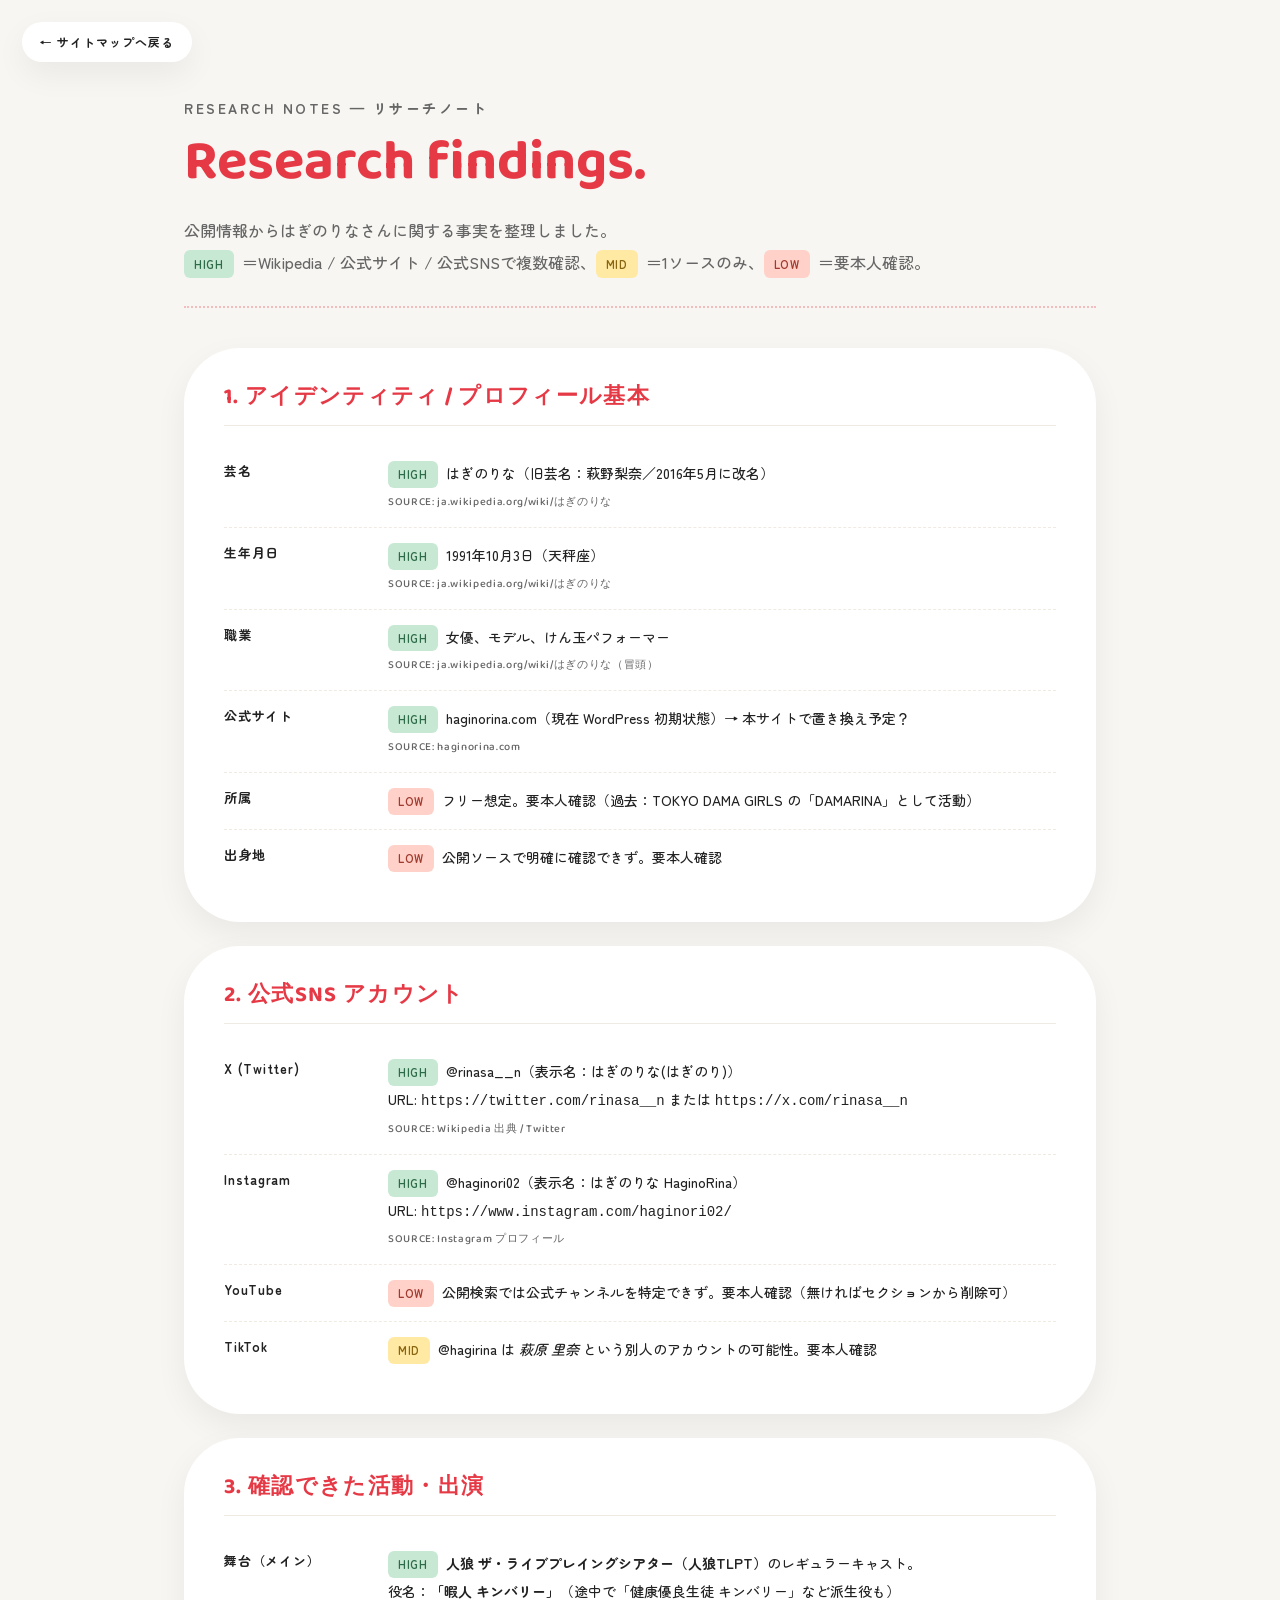
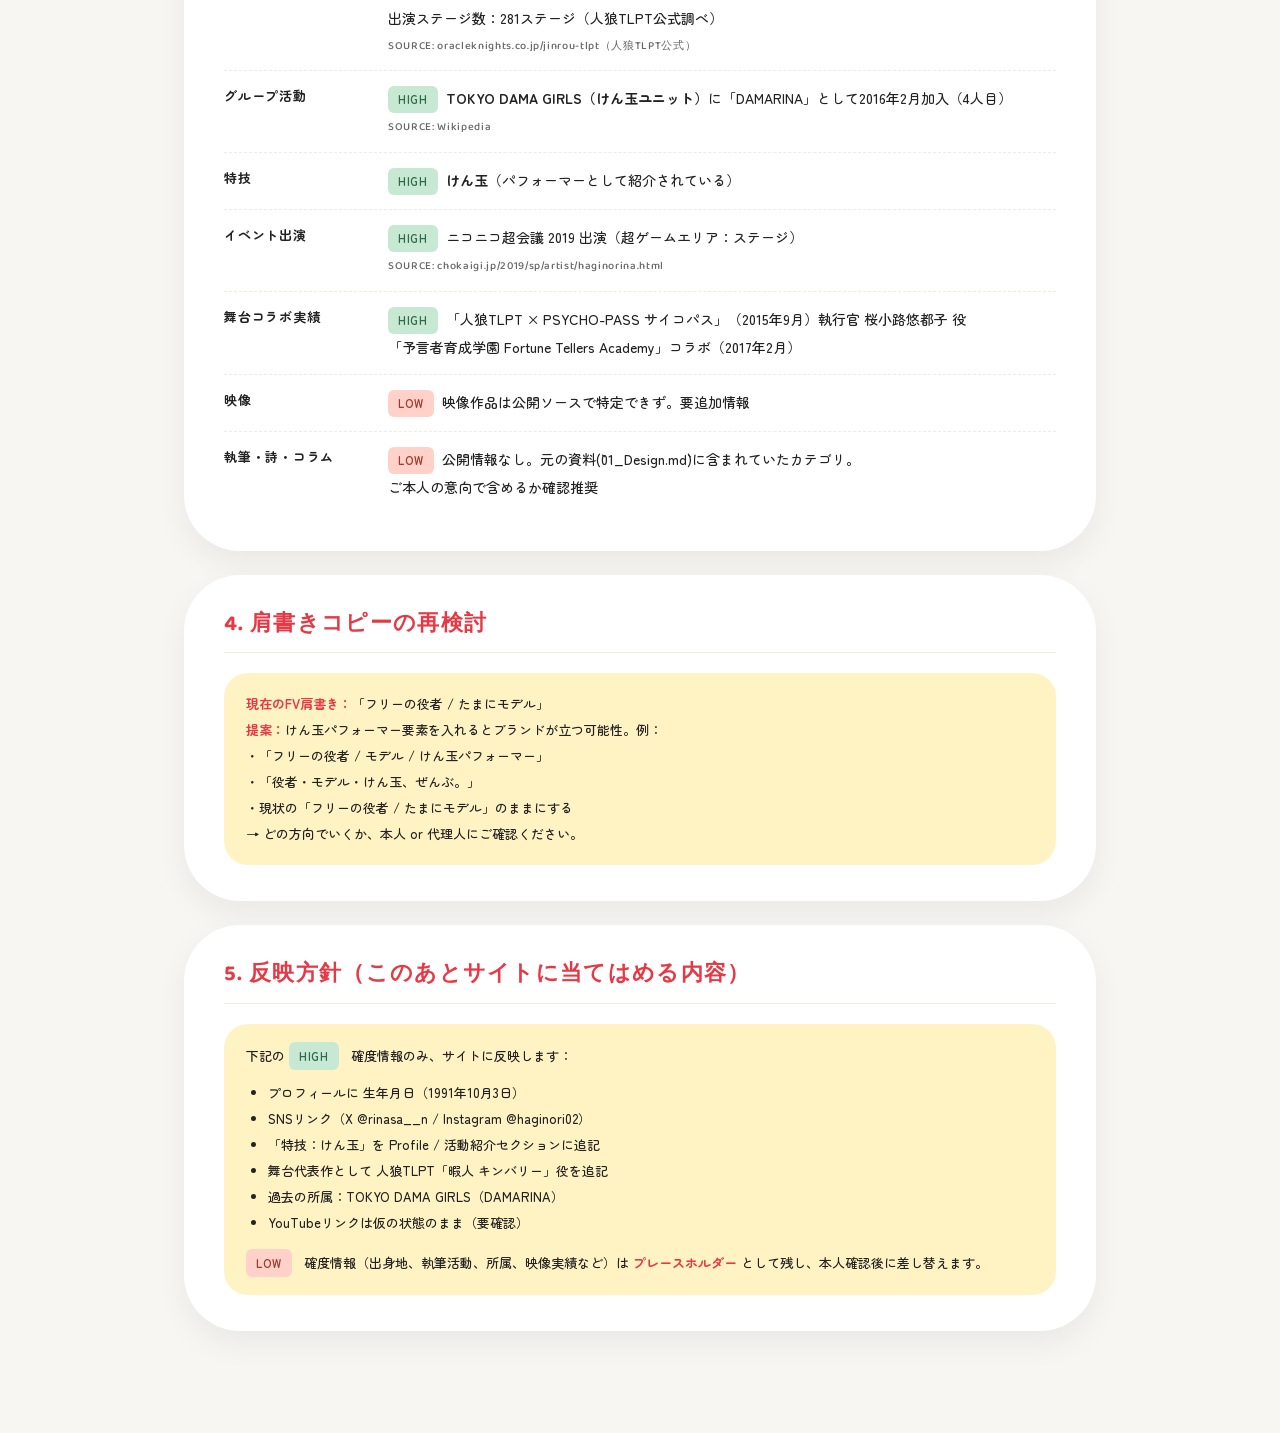
<file: research-notes.html>
<!doctype html>
<html lang="ja">
<head>
<meta charset="utf-8" />
<meta name="viewport" content="width=device-width,initial-scale=1" />
<title>リサーチノート｜はぎのりな Official Fan Site</title>
<link rel="preconnect" href="https://fonts.googleapis.com">
<link rel="preconnect" href="https://fonts.gstatic.com" crossorigin>
<link href="https://fonts.googleapis.com/css2?family=Zen+Maru+Gothic:wght@400;500;700;900&family=Baloo+2:wght@500;600;700;800&display=swap" rel="stylesheet">
<link rel="stylesheet" href="assets/css/style.css" />
<style>
  body { background: var(--color-bg); }
  .rn-shell { max-width: 1040px; margin: 0 auto; padding: 100px var(--container-x) 80px; }
  .rn-head { padding-bottom: 28px; margin-bottom: 40px; border-bottom: 2px dotted rgba(230,57,70,0.3); }
  .rn-head h1 { font-family: var(--font-en); font-size: clamp(36px,5vw,56px); color: var(--color-red); }
  .rn-head h1 .jp { display:block; font-family: var(--font-jp); font-size: 14px; color: var(--color-text-sub); letter-spacing: 0.18em; margin-bottom: 10px; }
  .rn-head p { margin-top: 16px; color: var(--color-text-sub); line-height: 2; }
  .conf {
    display: inline-block; padding: 3px 10px; border-radius: 6px;
    font-size: 11px; font-weight: 700; letter-spacing: 0.06em;
    margin-right: 8px;
  }
  .conf.high { background: #c7e8d3; color: #2e6b48; }
  .conf.mid  { background: #ffe9a3; color: #8a6510; }
  .conf.low  { background: #ffd1c9; color: #a03a2e; }
  .block {
    background: #fff; border-radius: var(--radius-xl); box-shadow: var(--shadow-soft);
    padding: 36px 40px; margin-bottom: 24px;
  }
  .block h2 {
    font-family: var(--font-en); font-size: 22px; color: var(--color-red);
    border-bottom: 1px solid var(--color-border); padding-bottom: 14px; margin-bottom: 20px;
    letter-spacing: 0.06em;
  }
  .item { display:grid; grid-template-columns: 140px 1fr; gap: 24px; padding: 14px 0; border-bottom: 1px dashed var(--color-border); align-items: flex-start; }
  .item:last-child { border-bottom: 0; }
  .item .k { font-weight: 700; font-size: 13px; color: var(--color-text); letter-spacing: 0.06em; }
  .item .v { font-size: 14px; line-height: 1.9; color: var(--color-text); }
  .item .v .src {
    display: block; margin-top: 4px;
    font-family: var(--font-en); font-size: 11px;
    color: var(--color-text-sub); letter-spacing: 0.06em;
  }
  .note {
    background: var(--color-yellow-soft); padding: 18px 22px;
    border-radius: var(--radius-md); margin-top: 16px;
    font-size: 13px; line-height: 2; color: var(--color-text);
  }
  .note strong { color: var(--color-red); }
  .back-home { position: fixed; top: 22px; left: 22px; z-index: 100; padding: 10px 18px; background:#fff; border-radius:var(--radius-pill); font-size:12px; font-weight:700; box-shadow: var(--shadow-soft); letter-spacing: 0.08em; }
  .back-home:hover { background: var(--color-yellow); }
</style>
</head>
<body data-screen-label="Research Notes">

<a class="back-home" href="sitemap.html">← サイトマップへ戻る</a>

<main class="rn-shell">
  <header class="rn-head">
    <h1>
      <span class="jp">RESEARCH NOTES — リサーチノート</span>
      Research findings.
    </h1>
    <p>
      公開情報からはぎのりなさんに関する事実を整理しました。<br>
      <span class="conf high">HIGH</span>＝Wikipedia / 公式サイト / 公式SNSで複数確認、<span class="conf mid">MID</span>＝1ソースのみ、<span class="conf low">LOW</span>＝要本人確認。
    </p>
  </header>

  <!-- IDENTITY -->
  <section class="block">
    <h2>1. アイデンティティ / プロフィール基本</h2>

    <div class="item">
      <div class="k">芸名</div>
      <div class="v">
        <span class="conf high">HIGH</span>はぎのりな（旧芸名：萩野梨奈／2016年5月に改名）
        <span class="src">SOURCE: ja.wikipedia.org/wiki/はぎのりな</span>
      </div>
    </div>

    <div class="item">
      <div class="k">生年月日</div>
      <div class="v">
        <span class="conf high">HIGH</span>1991年10月3日（天秤座）
        <span class="src">SOURCE: ja.wikipedia.org/wiki/はぎのりな</span>
      </div>
    </div>

    <div class="item">
      <div class="k">職業</div>
      <div class="v">
        <span class="conf high">HIGH</span>女優、モデル、けん玉パフォーマー
        <span class="src">SOURCE: ja.wikipedia.org/wiki/はぎのりな（冒頭）</span>
      </div>
    </div>

    <div class="item">
      <div class="k">公式サイト</div>
      <div class="v">
        <span class="conf high">HIGH</span>haginorina.com（現在 WordPress 初期状態）→ 本サイトで置き換え予定？
        <span class="src">SOURCE: haginorina.com</span>
      </div>
    </div>

    <div class="item">
      <div class="k">所属</div>
      <div class="v">
        <span class="conf low">LOW</span>フリー想定。要本人確認（過去：TOKYO DAMA GIRLS の「DAMARINA」として活動）
      </div>
    </div>

    <div class="item">
      <div class="k">出身地</div>
      <div class="v">
        <span class="conf low">LOW</span>公開ソースで明確に確認できず。要本人確認
      </div>
    </div>
  </section>

  <!-- SNS -->
  <section class="block">
    <h2>2. 公式SNS アカウント</h2>
    <div class="item">
      <div class="k">X (Twitter)</div>
      <div class="v">
        <span class="conf high">HIGH</span>@rinasa__n（表示名：はぎのりな(はぎのり)）<br>
        URL: <code>https://twitter.com/rinasa__n</code> または <code>https://x.com/rinasa__n</code>
        <span class="src">SOURCE: Wikipedia 出典 / Twitter</span>
      </div>
    </div>
    <div class="item">
      <div class="k">Instagram</div>
      <div class="v">
        <span class="conf high">HIGH</span>@haginori02（表示名：はぎのりな HaginoRina）<br>
        URL: <code>https://www.instagram.com/haginori02/</code>
        <span class="src">SOURCE: Instagram プロフィール</span>
      </div>
    </div>
    <div class="item">
      <div class="k">YouTube</div>
      <div class="v">
        <span class="conf low">LOW</span>公開検索では公式チャンネルを特定できず。要本人確認（無ければセクションから削除可）
      </div>
    </div>
    <div class="item">
      <div class="k">TikTok</div>
      <div class="v">
        <span class="conf mid">MID</span>@hagirina は <em>萩原 里奈</em> という別人のアカウントの可能性。要本人確認
      </div>
    </div>
  </section>

  <!-- ACTIVITIES -->
  <section class="block">
    <h2>3. 確認できた活動・出演</h2>

    <div class="item">
      <div class="k">舞台（メイン）</div>
      <div class="v">
        <span class="conf high">HIGH</span><strong>人狼 ザ・ライブプレイングシアター（人狼TLPT）</strong>のレギュラーキャスト。<br>
        役名：<strong>「暇人 キンバリー」</strong>（途中で「健康優良生徒 キンバリー」など派生役も）<br>
        出演ステージ数：281ステージ（人狼TLPT公式調べ）
        <span class="src">SOURCE: oracleknights.co.jp/jinrou-tlpt（人狼TLPT公式）</span>
      </div>
    </div>

    <div class="item">
      <div class="k">グループ活動</div>
      <div class="v">
        <span class="conf high">HIGH</span><strong>TOKYO DAMA GIRLS（けん玉ユニット）</strong>に「DAMARINA」として2016年2月加入（4人目）
        <span class="src">SOURCE: Wikipedia</span>
      </div>
    </div>

    <div class="item">
      <div class="k">特技</div>
      <div class="v">
        <span class="conf high">HIGH</span><strong>けん玉</strong>（パフォーマーとして紹介されている）
      </div>
    </div>

    <div class="item">
      <div class="k">イベント出演</div>
      <div class="v">
        <span class="conf high">HIGH</span>ニコニコ超会議 2019 出演（超ゲームエリア：ステージ）
        <span class="src">SOURCE: chokaigi.jp/2019/sp/artist/haginorina.html</span>
      </div>
    </div>

    <div class="item">
      <div class="k">舞台コラボ実績</div>
      <div class="v">
        <span class="conf high">HIGH</span>「人狼TLPT × PSYCHO-PASS サイコパス」（2015年9月）執行官 桜小路悠都子 役<br>
        「予言者育成学園 Fortune Tellers Academy」コラボ（2017年2月）
      </div>
    </div>

    <div class="item">
      <div class="k">映像</div>
      <div class="v">
        <span class="conf low">LOW</span>映像作品は公開ソースで特定できず。要追加情報
      </div>
    </div>

    <div class="item">
      <div class="k">執筆・詩・コラム</div>
      <div class="v">
        <span class="conf low">LOW</span>公開情報なし。元の資料(`01_Design.md`)に含まれていたカテゴリ。<br>
        ご本人の意向で含めるか確認推奨
      </div>
    </div>
  </section>

  <!-- COPY -->
  <section class="block">
    <h2>4. 肩書きコピーの再検討</h2>
    <div class="note">
      <strong>現在のFV肩書き：</strong>「フリーの役者 / たまにモデル」<br>
      <strong>提案：</strong>けん玉パフォーマー要素を入れるとブランドが立つ可能性。例：<br>
      ・「フリーの役者 / モデル / けん玉パフォーマー」<br>
      ・「役者・モデル・けん玉、ぜんぶ。」<br>
      ・現状の「フリーの役者 / たまにモデル」のままにする<br>
      → どの方向でいくか、本人 or 代理人にご確認ください。
    </div>
  </section>

  <!-- NEXT -->
  <section class="block">
    <h2>5. 反映方針（このあとサイトに当てはめる内容）</h2>
    <div class="note">
      下記の <span class="conf high">HIGH</span> 確度情報のみ、サイトに反映します：
      <ul style="margin-top:10px;padding-left:22px;line-height:2;">
        <li>プロフィールに 生年月日（1991年10月3日）</li>
        <li>SNSリンク（X @rinasa__n / Instagram @haginori02）</li>
        <li>「特技：けん玉」を Profile / 活動紹介セクションに追記</li>
        <li>舞台代表作として 人狼TLPT「暇人 キンバリー」役を追記</li>
        <li>過去の所属：TOKYO DAMA GIRLS（DAMARINA）</li>
        <li>YouTubeリンクは仮の状態のまま（要確認）</li>
      </ul>
      <span class="conf low">LOW</span> 確度情報（出身地、執筆活動、所属、映像実績など）は <strong>プレースホルダー</strong> として残し、本人確認後に差し替えます。
    </div>
  </section>

</main>
<script src="assets/js/main.js"></script>
</body>
</html>
</file>
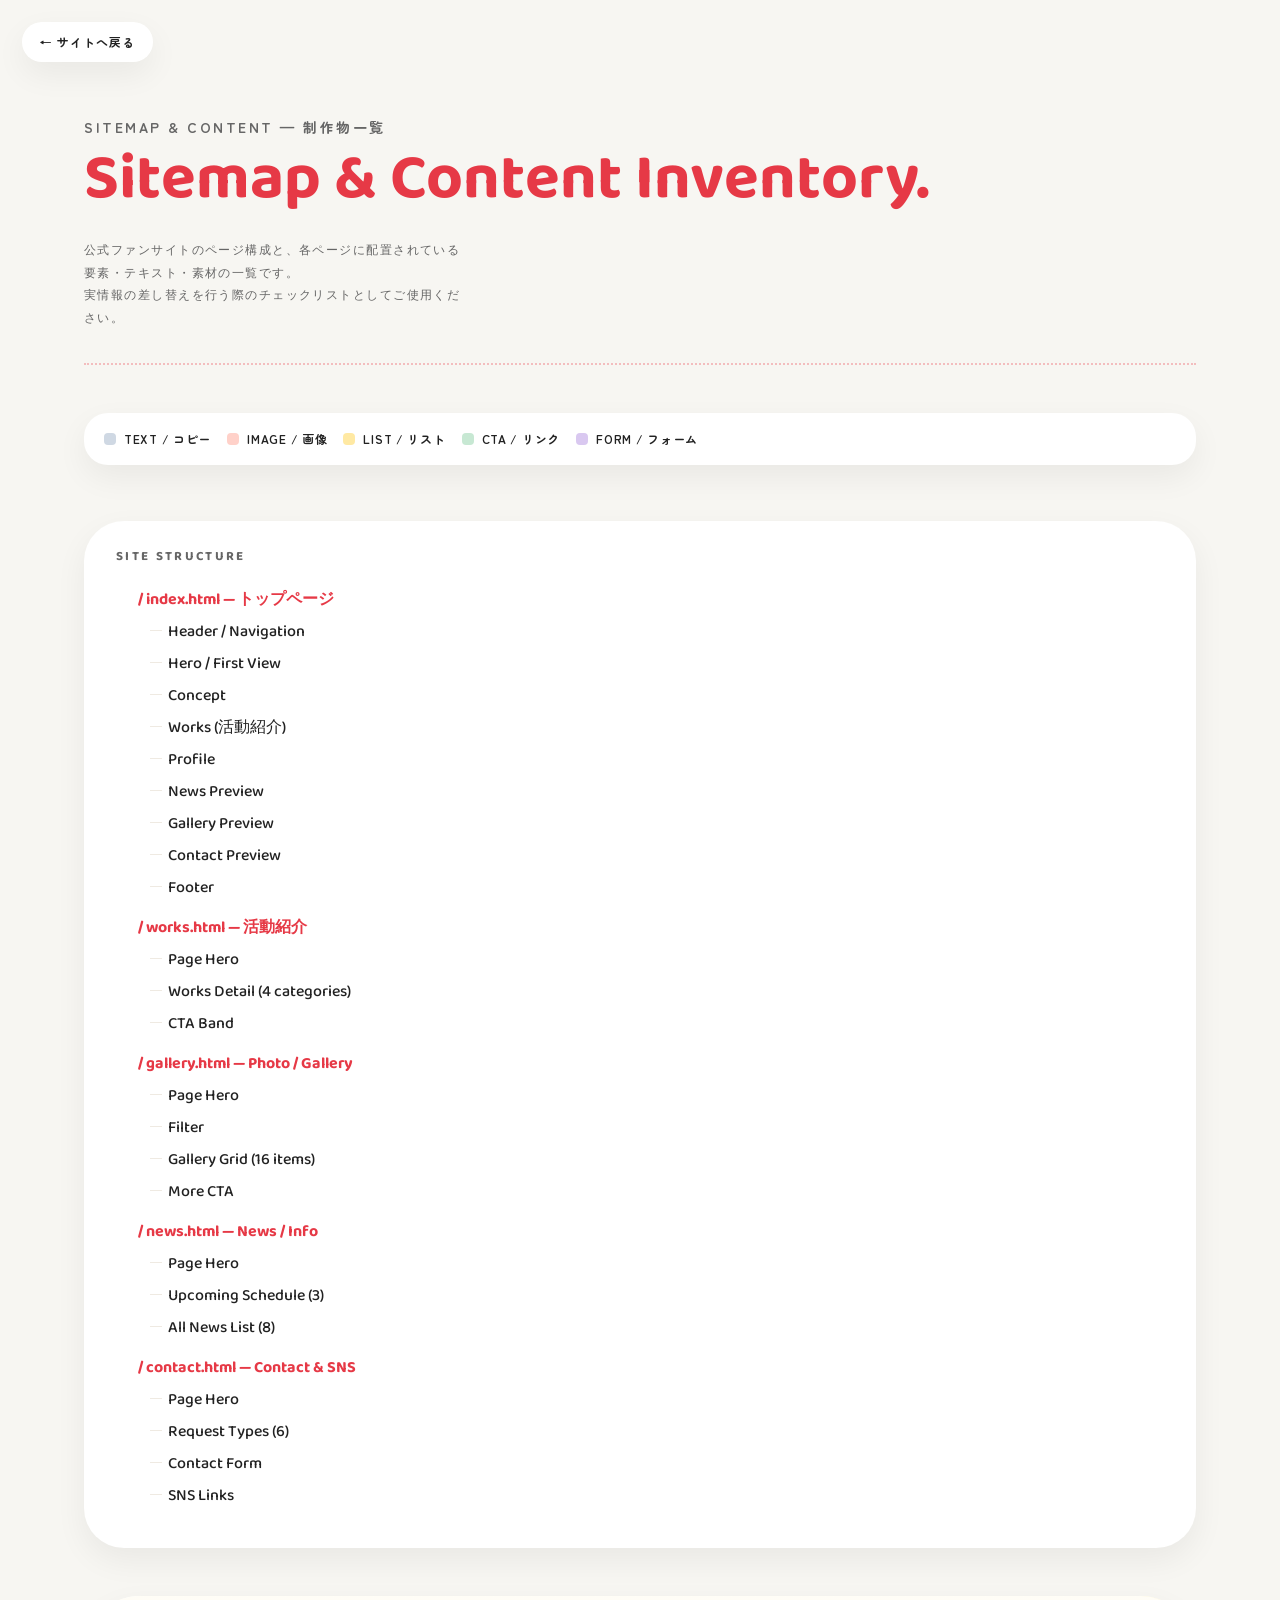
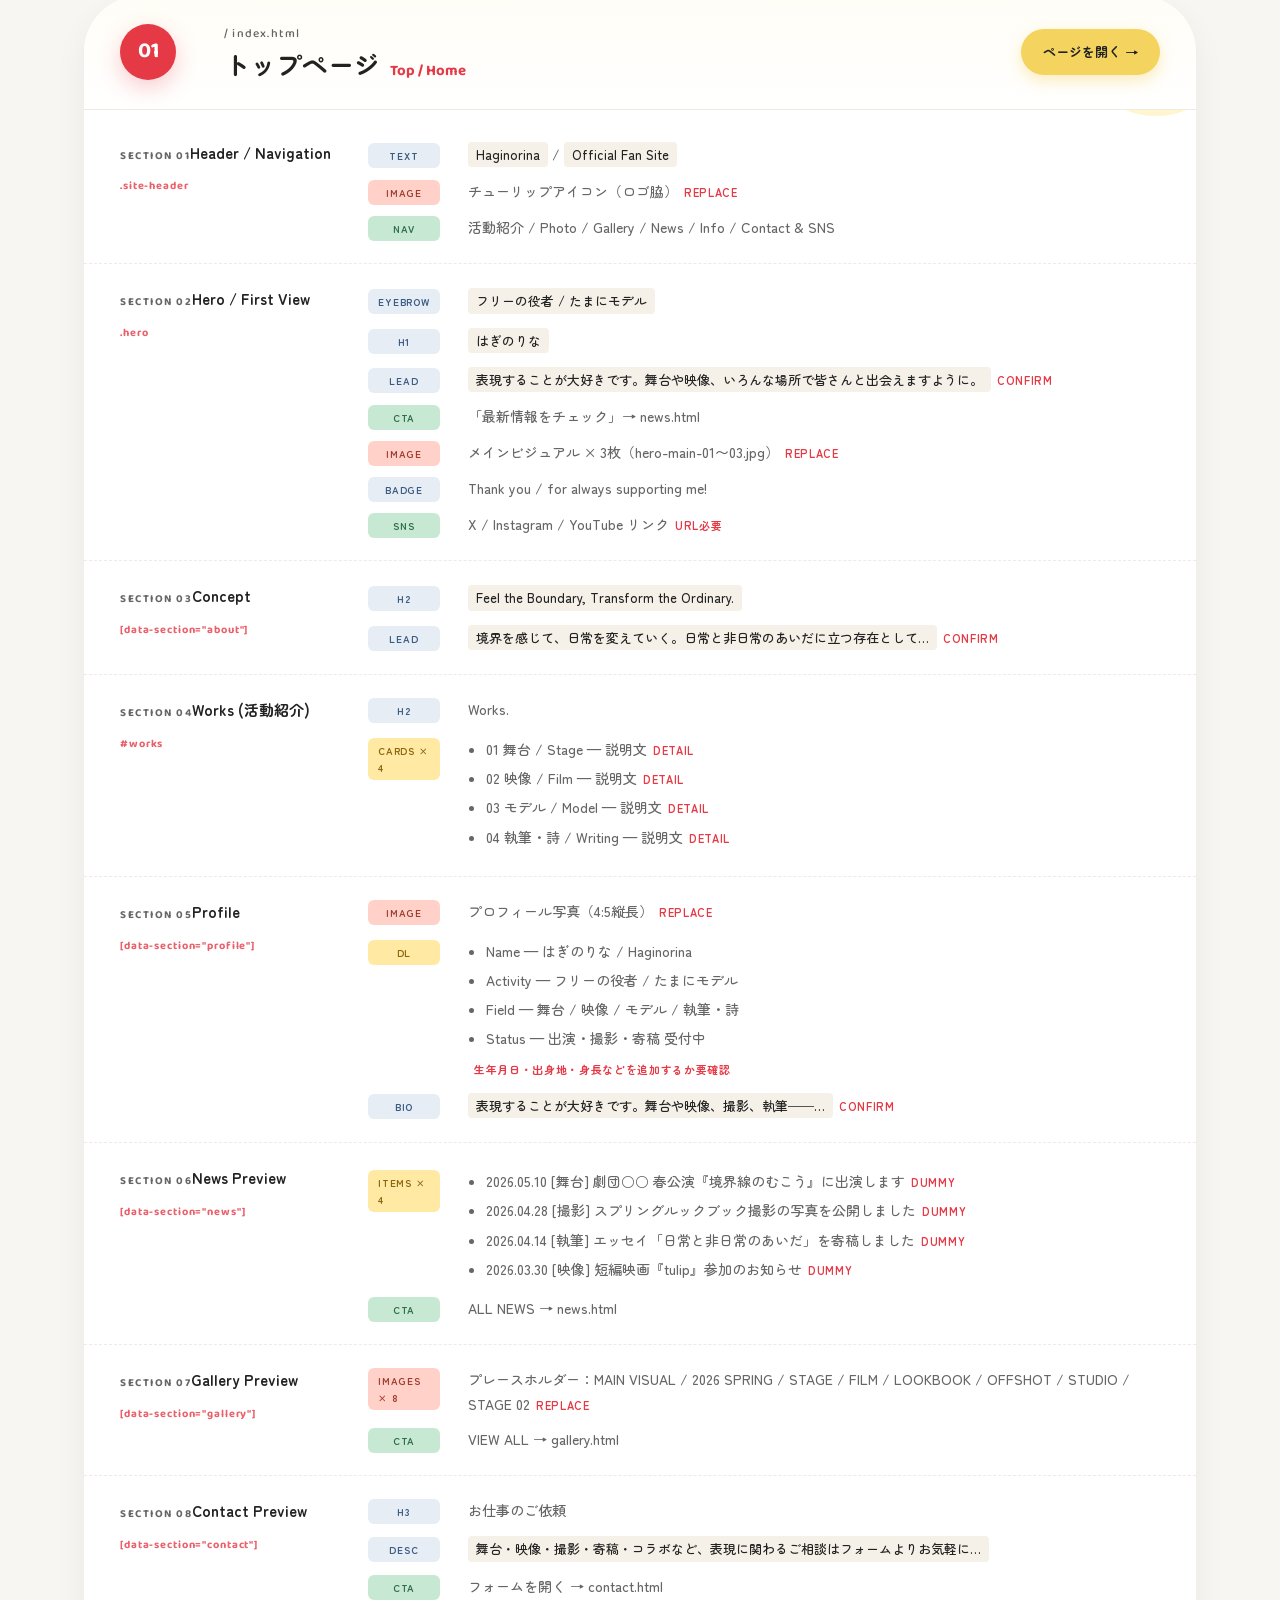
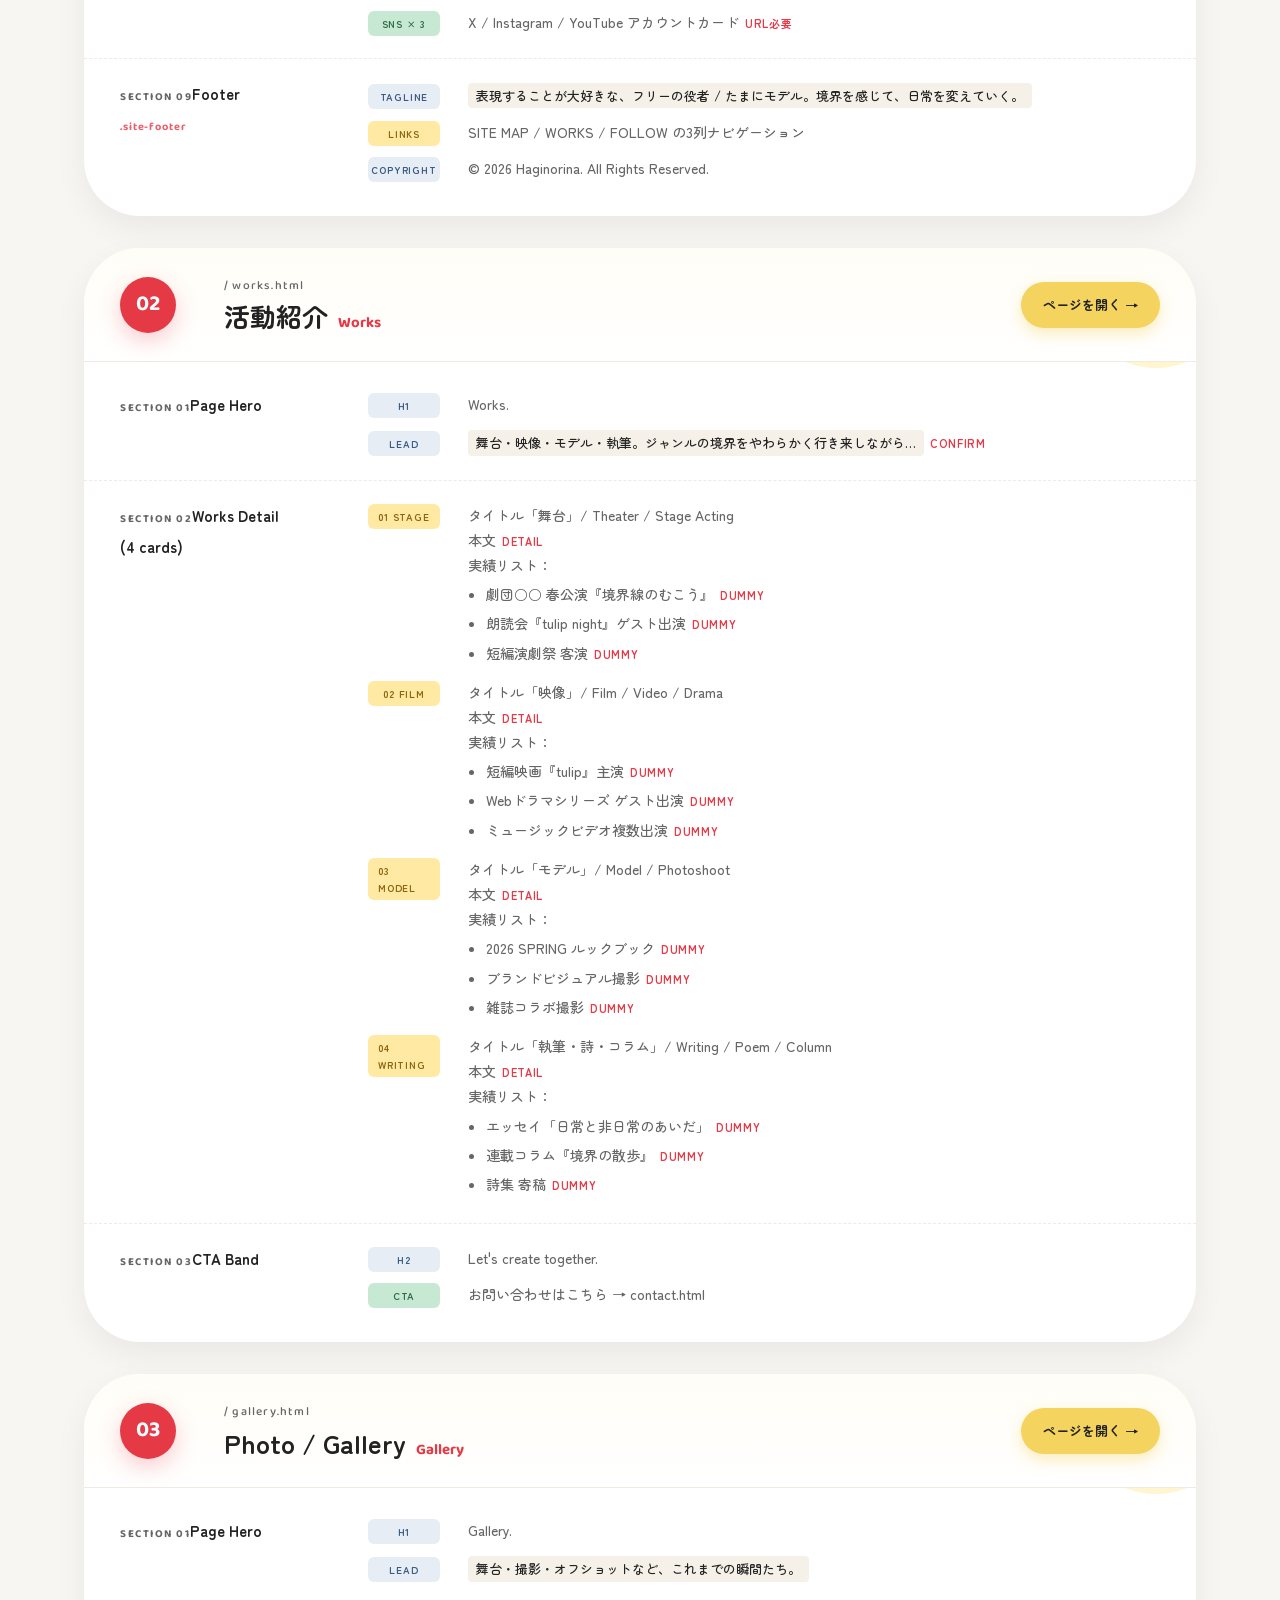
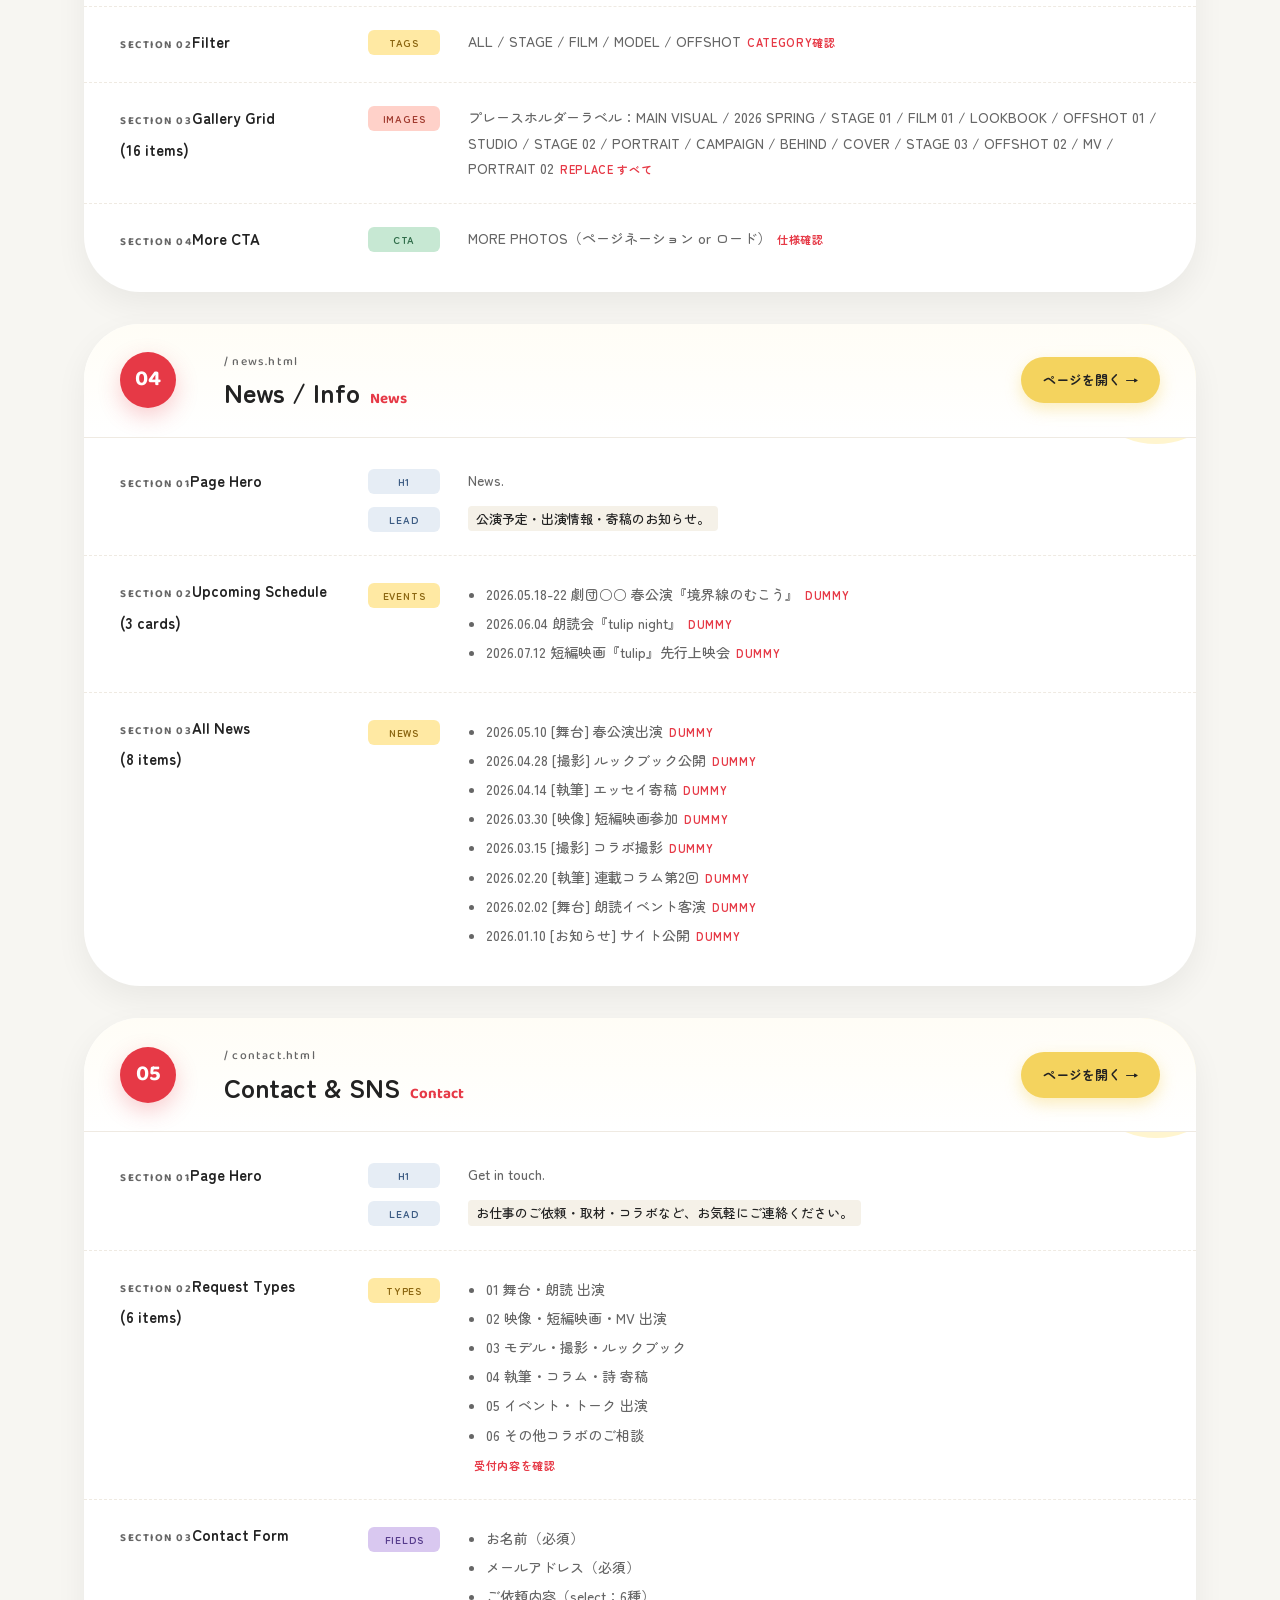
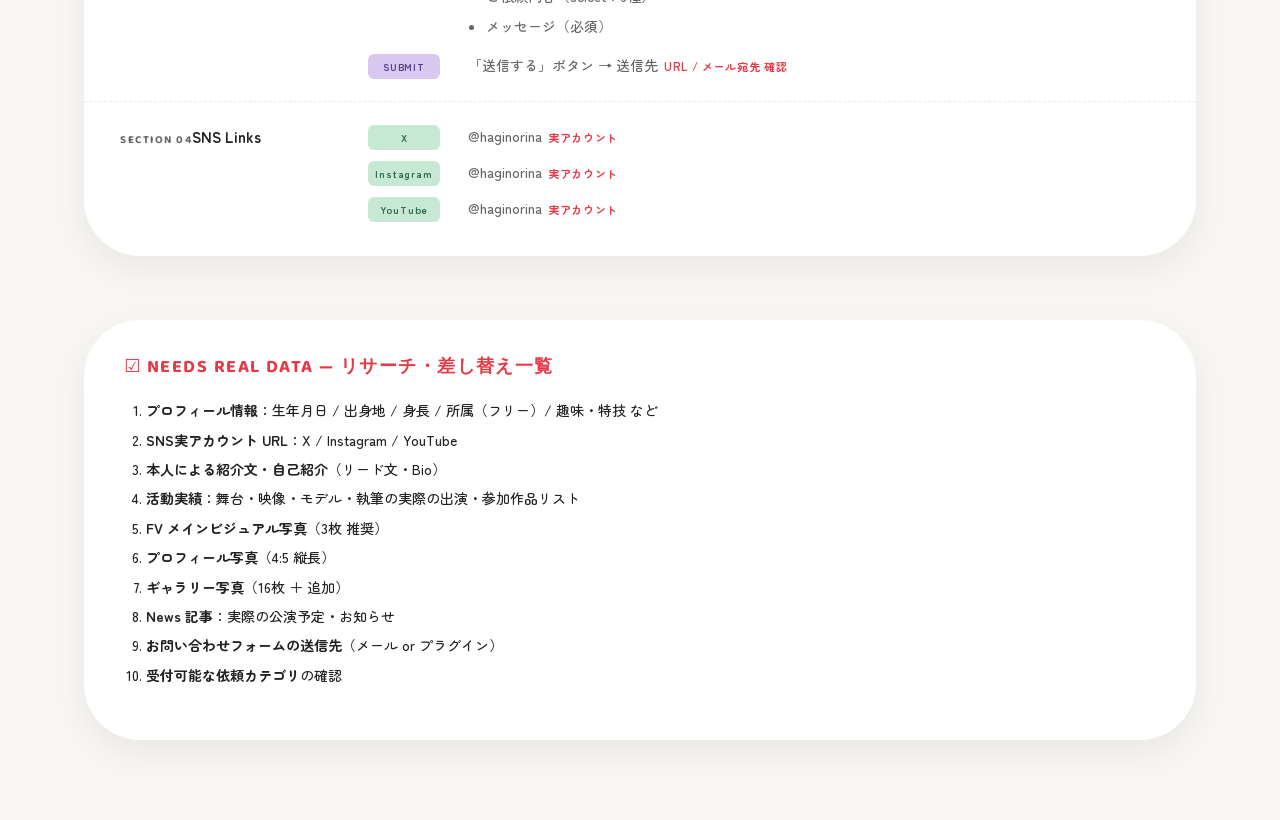
<file: sitemap.html>
<!doctype html>
<html lang="ja">
<head>
  <meta charset="utf-8" />
  <meta name="viewport" content="width=device-width,initial-scale=1" />
  <title>サイトマップ / コンテンツ一覧｜はぎのりな Official Fan Site</title>
  <link rel="preconnect" href="https://fonts.googleapis.com">
  <link rel="preconnect" href="https://fonts.gstatic.com" crossorigin>
  <link href="https://fonts.googleapis.com/css2?family=Zen+Maru+Gothic:wght@400;500;700;900&family=Baloo+2:wght@500;600;700;800&display=swap" rel="stylesheet">
  <link rel="stylesheet" href="assets/css/style.css" />
  <style>
    /* Sitemap-only styles */
    body { background: var(--color-bg); }

    .sm-shell {
      max-width: 1240px;
      margin: 0 auto;
      padding: 120px var(--container-x) 80px;
      position: relative;
    }

    .sm-head {
      display: flex; align-items: flex-end; justify-content: space-between; gap: 24px;
      padding-bottom: 32px; margin-bottom: 48px;
      border-bottom: 2px dotted rgba(230,57,70,0.3);
      flex-wrap: wrap;
    }
    .sm-head h1 {
      font-family: var(--font-en); font-size: clamp(40px, 5vw, 64px);
      color: var(--color-red); line-height: 1.1;
    }
    .sm-head h1 .jp {
      display: block; font-family: var(--font-jp); font-size: 14px;
      color: var(--color-text-sub); letter-spacing: 0.18em;
      margin-bottom: 10px;
    }
    .sm-head .meta {
      font-family: var(--font-en); font-size: 12px;
      color: var(--color-text-sub); letter-spacing: 0.12em;
      max-width: 380px; line-height: 1.9;
    }

    .legend {
      display: flex; gap: 16px; flex-wrap: wrap;
      padding: 16px 20px;
      background: #fff; border-radius: var(--radius-md);
      box-shadow: var(--shadow-soft);
      margin-bottom: 56px;
    }
    .legend .pill {
      display: inline-flex; align-items: center; gap: 8px;
      font-size: 12px; font-weight: 700; letter-spacing: 0.06em;
    }
    .legend .pill .sw {
      width: 12px; height: 12px; border-radius: 4px;
    }
    .sw.t { background: #cfd8e3; }
    .sw.i { background: #ffd1c9; }
    .sw.l { background: #ffe9a3; }
    .sw.c { background: #c7e8d3; }
    .sw.f { background: #d9c8f0; }

    /* Page card grid */
    .pages {
      display: grid;
      grid-template-columns: 1fr;
      gap: 32px;
    }

    .page-block {
      background: #fff;
      border-radius: var(--radius-xl);
      box-shadow: var(--shadow-soft);
      overflow: hidden;
      position: relative;
    }
    .page-block::before {
      content: "";
      position: absolute; top: -40px; right: -40px;
      width: 160px; height: 160px; border-radius: 50%;
      background: var(--color-yellow-soft);
      z-index: 0;
      opacity: .8;
    }

    .page-head {
      position: relative; z-index: 1;
      display: grid;
      grid-template-columns: 80px 1fr auto;
      gap: 24px; align-items: center;
      padding: 28px 36px;
      border-bottom: 1.5px solid var(--color-border);
      background: linear-gradient(180deg, #fffdf6 0%, #fff 100%);
    }
    .page-num {
      width: 56px; height: 56px; border-radius: 50%;
      background: var(--color-red); color: #fff;
      display: inline-flex; align-items: center; justify-content: center;
      font-family: var(--font-en); font-size: 22px; font-weight: 700;
      box-shadow: 0 8px 22px rgba(230,57,70,.25);
    }
    .page-title { display: flex; flex-direction: column; gap: 4px; }
    .page-title .file {
      font-family: var(--font-en); font-size: 12px;
      color: var(--color-text-sub); letter-spacing: 0.1em;
    }
    .page-title h2 {
      font-family: var(--font-jp); font-size: 26px;
      color: var(--color-text);
    }
    .page-title h2 .en {
      font-family: var(--font-en); font-size: 15px;
      color: var(--color-red); margin-left: 10px; font-weight: 700;
    }
    .page-link {
      display: inline-flex; align-items: center; gap: 8px;
      padding: 12px 22px; background: var(--color-yellow);
      border-radius: var(--radius-pill);
      font-size: 13px; font-weight: 700; color: var(--color-text);
      transition: transform .25s ease, box-shadow .25s ease;
      box-shadow: 0 6px 16px rgba(244,211,94,.4);
    }
    .page-link:hover { transform: translateY(-2px); box-shadow: 0 10px 20px rgba(244,211,94,.55); }

    /* Section list inside each page */
    .sections {
      position: relative; z-index: 1;
      padding: 8px 0 12px;
    }
    .section-row {
      display: grid;
      grid-template-columns: 220px 1fr;
      gap: 28px;
      padding: 22px 36px;
      border-bottom: 1px dashed var(--color-border);
      align-items: flex-start;
    }
    .section-row:last-child { border-bottom: 0; }

    .sec-name {
      font-weight: 700;
      font-size: 15px;
      color: var(--color-text);
    }
    .sec-name .idx {
      display: inline-block;
      font-family: var(--font-en);
      font-size: 11px;
      color: var(--color-text-sub);
      letter-spacing: 0.14em;
      margin-bottom: 6px;
    }
    .sec-name .anchor {
      display: block;
      font-family: var(--font-en);
      font-size: 11px;
      color: var(--color-red);
      letter-spacing: 0.08em;
      margin-top: 6px;
      opacity: .8;
    }

    .fields { display: flex; flex-direction: column; gap: 10px; }
    .field-row {
      display: grid;
      grid-template-columns: 84px 1fr;
      gap: 16px;
      align-items: baseline;
      font-size: 14px;
    }
    .field-tag {
      display: inline-flex; align-items: center; justify-content: center;
      padding: 4px 10px;
      border-radius: 6px;
      font-size: 10px; font-weight: 700; letter-spacing: 0.08em;
      width: 72px;
    }
    .field-tag.t { background: #e6edf5; color: #3a5a82; }
    .field-tag.i { background: #ffd1c9; color: #a03a2e; }
    .field-tag.l { background: #ffe9a3; color: #8a6510; }
    .field-tag.c { background: #c7e8d3; color: #2e6b48; }
    .field-tag.f { background: #d9c8f0; color: #553a8b; }

    .field-content { color: var(--color-text-sub); line-height: 1.8; }
    .field-content .ph {
      display: inline-block;
      padding: 1px 8px;
      background: #f5f1e8;
      border-radius: 4px;
      color: var(--color-text);
      font-size: 13px;
      margin: 2px 0;
    }
    .field-content .need {
      color: var(--color-red);
      font-size: 11px;
      font-weight: 700;
      margin-left: 6px;
      letter-spacing: 0.06em;
    }
    .field-content ul { margin: 4px 0; padding-left: 18px; }
    .field-content li { margin-bottom: 4px; }

    /* Top navigation back home */
    .back-home {
      position: fixed;
      top: 22px; left: 22px;
      z-index: 100;
      display: inline-flex; align-items: center; gap: 8px;
      padding: 10px 18px;
      background: #fff; border-radius: var(--radius-pill);
      font-size: 12px; font-weight: 700;
      box-shadow: var(--shadow-soft);
      letter-spacing: 0.08em;
    }
    .back-home:hover { background: var(--color-yellow); }

    /* Site tree at the top */
    .sitetree {
      padding: 28px 32px;
      background: #fff;
      border-radius: var(--radius-lg);
      box-shadow: var(--shadow-soft);
      margin-bottom: 48px;
      font-family: var(--font-en);
    }
    .sitetree h3 {
      font-size: 13px; letter-spacing: 0.18em;
      color: var(--color-text-sub); margin-bottom: 18px;
      font-family: var(--font-en);
    }
    .tree ul { list-style: none; padding: 0; margin: 0; }
    .tree > ul > li { margin-bottom: 8px; }
    .tree li { position: relative; padding-left: 22px; line-height: 2; }
    .tree li::before {
      content: ""; position: absolute; left: 4px; top: 14px;
      width: 12px; height: 1px; background: var(--color-border);
    }
    .tree > ul > li::before { display: none; }
    .tree > ul > li > a {
      font-size: 16px; font-weight: 700; color: var(--color-red);
    }
    .tree li ul { padding-left: 8px; }
    .tree li li a { font-size: 13px; color: var(--color-text); }
    .tree li li li a { color: var(--color-text-sub); font-size: 12px; }
    .tree a:hover { text-decoration: underline; }

    @media (max-width: 767px) {
      .sm-shell { padding-top: 90px; }
      .page-head { grid-template-columns: 48px 1fr; padding: 20px; }
      .page-link { grid-column: 1 / -1; width: fit-content; margin-top: 12px; }
      .section-row { grid-template-columns: 1fr; padding: 20px; gap: 16px; }
      .field-row { grid-template-columns: 80px 1fr; gap: 12px; }
    }
  </style>
</head>
<body data-screen-label="Sitemap">

<a class="back-home" href="index.html">← サイトへ戻る</a>

<main class="sm-shell">

  <header class="sm-head">
    <h1>
      <span class="jp">SITEMAP &amp; CONTENT — 制作物一覧</span>
      Sitemap &amp; Content Inventory.
    </h1>
    <p class="meta">
      公式ファンサイトのページ構成と、各ページに配置されている要素・テキスト・素材の一覧です。<br>
      実情報の差し替えを行う際のチェックリストとしてご使用ください。
    </p>
  </header>

  <!-- LEGEND -->
  <div class="legend">
    <span class="pill"><span class="sw t"></span>TEXT / コピー</span>
    <span class="pill"><span class="sw i"></span>IMAGE / 画像</span>
    <span class="pill"><span class="sw l"></span>LIST / リスト</span>
    <span class="pill"><span class="sw c"></span>CTA / リンク</span>
    <span class="pill"><span class="sw f"></span>FORM / フォーム</span>
  </div>

  <!-- SITE TREE -->
  <div class="sitetree">
    <h3>SITE STRUCTURE</h3>
    <div class="tree">
      <ul>
        <li>
          <a href="index.html">/ index.html — トップページ</a>
          <ul>
            <li>Header / Navigation</li>
            <li>Hero / First View</li>
            <li>Concept</li>
            <li>Works (活動紹介)</li>
            <li>Profile</li>
            <li>News Preview</li>
            <li>Gallery Preview</li>
            <li>Contact Preview</li>
            <li>Footer</li>
          </ul>
        </li>
        <li>
          <a href="works.html">/ works.html — 活動紹介</a>
          <ul><li>Page Hero</li><li>Works Detail (4 categories)</li><li>CTA Band</li></ul>
        </li>
        <li>
          <a href="gallery.html">/ gallery.html — Photo / Gallery</a>
          <ul><li>Page Hero</li><li>Filter</li><li>Gallery Grid (16 items)</li><li>More CTA</li></ul>
        </li>
        <li>
          <a href="news.html">/ news.html — News / Info</a>
          <ul><li>Page Hero</li><li>Upcoming Schedule (3)</li><li>All News List (8)</li></ul>
        </li>
        <li>
          <a href="contact.html">/ contact.html — Contact &amp; SNS</a>
          <ul><li>Page Hero</li><li>Request Types (6)</li><li>Contact Form</li><li>SNS Links</li></ul>
        </li>
      </ul>
    </div>
  </div>

  <!-- PAGE BLOCKS -->
  <div class="pages">

    <!-- ========== 01 INDEX ========== -->
    <article class="page-block">
      <div class="page-head">
        <span class="page-num">01</span>
        <div class="page-title">
          <span class="file">/ index.html</span>
          <h2>トップページ<span class="en">Top / Home</span></h2>
        </div>
        <a class="page-link" href="index.html">ページを開く →</a>
      </div>

      <div class="sections">

        <div class="section-row">
          <div class="sec-name"><span class="idx">SECTION 01</span>Header / Navigation<span class="anchor">.site-header</span></div>
          <div class="fields">
            <div class="field-row"><span class="field-tag t">TEXT</span><div class="field-content"><span class="ph">Haginorina</span> / <span class="ph">Official Fan Site</span></div></div>
            <div class="field-row"><span class="field-tag i">IMAGE</span><div class="field-content">チューリップアイコン（ロゴ脇）<span class="need">REPLACE</span></div></div>
            <div class="field-row"><span class="field-tag c">NAV</span><div class="field-content">活動紹介 / Photo / Gallery / News / Info / Contact &amp; SNS</div></div>
          </div>
        </div>

        <div class="section-row">
          <div class="sec-name"><span class="idx">SECTION 02</span>Hero / First View<span class="anchor">.hero</span></div>
          <div class="fields">
            <div class="field-row"><span class="field-tag t">EYEBROW</span><div class="field-content"><span class="ph">フリーの役者 / たまにモデル</span></div></div>
            <div class="field-row"><span class="field-tag t">H1</span><div class="field-content"><span class="ph">はぎのりな</span></div></div>
            <div class="field-row"><span class="field-tag t">LEAD</span><div class="field-content"><span class="ph">表現することが大好きです。舞台や映像、いろんな場所で皆さんと出会えますように。</span><span class="need">CONFIRM</span></div></div>
            <div class="field-row"><span class="field-tag c">CTA</span><div class="field-content">「最新情報をチェック」→ news.html</div></div>
            <div class="field-row"><span class="field-tag i">IMAGE</span><div class="field-content">メインビジュアル × 3枚（hero-main-01〜03.jpg）<span class="need">REPLACE</span></div></div>
            <div class="field-row"><span class="field-tag t">BADGE</span><div class="field-content">Thank you / for always supporting me!</div></div>
            <div class="field-row"><span class="field-tag c">SNS</span><div class="field-content">X / Instagram / YouTube リンク<span class="need">URL必要</span></div></div>
          </div>
        </div>

        <div class="section-row">
          <div class="sec-name"><span class="idx">SECTION 03</span>Concept<span class="anchor">[data-section="about"]</span></div>
          <div class="fields">
            <div class="field-row"><span class="field-tag t">H2</span><div class="field-content"><span class="ph">Feel the Boundary, Transform the Ordinary.</span></div></div>
            <div class="field-row"><span class="field-tag t">LEAD</span><div class="field-content"><span class="ph">境界を感じて、日常を変えていく。日常と非日常のあいだに立つ存在として…</span><span class="need">CONFIRM</span></div></div>
          </div>
        </div>

        <div class="section-row">
          <div class="sec-name"><span class="idx">SECTION 04</span>Works (活動紹介)<span class="anchor">#works</span></div>
          <div class="fields">
            <div class="field-row"><span class="field-tag t">H2</span><div class="field-content">Works.</div></div>
            <div class="field-row"><span class="field-tag l">CARDS × 4</span><div class="field-content">
              <ul>
                <li>01 舞台 / Stage — 説明文<span class="need">DETAIL</span></li>
                <li>02 映像 / Film — 説明文<span class="need">DETAIL</span></li>
                <li>03 モデル / Model — 説明文<span class="need">DETAIL</span></li>
                <li>04 執筆・詩 / Writing — 説明文<span class="need">DETAIL</span></li>
              </ul>
            </div></div>
          </div>
        </div>

        <div class="section-row">
          <div class="sec-name"><span class="idx">SECTION 05</span>Profile<span class="anchor">[data-section="profile"]</span></div>
          <div class="fields">
            <div class="field-row"><span class="field-tag i">IMAGE</span><div class="field-content">プロフィール写真（4:5縦長）<span class="need">REPLACE</span></div></div>
            <div class="field-row"><span class="field-tag l">DL</span><div class="field-content">
              <ul>
                <li>Name — はぎのりな / Haginorina</li>
                <li>Activity — フリーの役者 / たまにモデル</li>
                <li>Field — 舞台 / 映像 / モデル / 執筆・詩</li>
                <li>Status — 出演・撮影・寄稿 受付中</li>
              </ul>
              <span class="need">生年月日・出身地・身長などを追加するか要確認</span>
            </div></div>
            <div class="field-row"><span class="field-tag t">BIO</span><div class="field-content"><span class="ph">表現することが大好きです。舞台や映像、撮影、執筆──…</span><span class="need">CONFIRM</span></div></div>
          </div>
        </div>

        <div class="section-row">
          <div class="sec-name"><span class="idx">SECTION 06</span>News Preview<span class="anchor">[data-section="news"]</span></div>
          <div class="fields">
            <div class="field-row"><span class="field-tag l">ITEMS × 4</span><div class="field-content">
              <ul>
                <li>2026.05.10 [舞台] 劇団○○ 春公演『境界線のむこう』に出演します<span class="need">DUMMY</span></li>
                <li>2026.04.28 [撮影] スプリングルックブック撮影の写真を公開しました<span class="need">DUMMY</span></li>
                <li>2026.04.14 [執筆] エッセイ「日常と非日常のあいだ」を寄稿しました<span class="need">DUMMY</span></li>
                <li>2026.03.30 [映像] 短編映画『tulip』参加のお知らせ<span class="need">DUMMY</span></li>
              </ul>
            </div></div>
            <div class="field-row"><span class="field-tag c">CTA</span><div class="field-content">ALL NEWS → news.html</div></div>
          </div>
        </div>

        <div class="section-row">
          <div class="sec-name"><span class="idx">SECTION 07</span>Gallery Preview<span class="anchor">[data-section="gallery"]</span></div>
          <div class="fields">
            <div class="field-row"><span class="field-tag i">IMAGES × 8</span><div class="field-content">プレースホルダー：MAIN VISUAL / 2026 SPRING / STAGE / FILM / LOOKBOOK / OFFSHOT / STUDIO / STAGE 02<span class="need">REPLACE</span></div></div>
            <div class="field-row"><span class="field-tag c">CTA</span><div class="field-content">VIEW ALL → gallery.html</div></div>
          </div>
        </div>

        <div class="section-row">
          <div class="sec-name"><span class="idx">SECTION 08</span>Contact Preview<span class="anchor">[data-section="contact"]</span></div>
          <div class="fields">
            <div class="field-row"><span class="field-tag t">H3</span><div class="field-content">お仕事のご依頼</div></div>
            <div class="field-row"><span class="field-tag t">DESC</span><div class="field-content"><span class="ph">舞台・映像・撮影・寄稿・コラボなど、表現に関わるご相談はフォームよりお気軽に…</span></div></div>
            <div class="field-row"><span class="field-tag c">CTA</span><div class="field-content">フォームを開く → contact.html</div></div>
            <div class="field-row"><span class="field-tag c">SNS × 3</span><div class="field-content">X / Instagram / YouTube アカウントカード<span class="need">URL必要</span></div></div>
          </div>
        </div>

        <div class="section-row">
          <div class="sec-name"><span class="idx">SECTION 09</span>Footer<span class="anchor">.site-footer</span></div>
          <div class="fields">
            <div class="field-row"><span class="field-tag t">TAGLINE</span><div class="field-content"><span class="ph">表現することが大好きな、フリーの役者 / たまにモデル。境界を感じて、日常を変えていく。</span></div></div>
            <div class="field-row"><span class="field-tag l">LINKS</span><div class="field-content">SITE MAP / WORKS / FOLLOW の3列ナビゲーション</div></div>
            <div class="field-row"><span class="field-tag t">COPYRIGHT</span><div class="field-content">© 2026 Haginorina. All Rights Reserved.</div></div>
          </div>
        </div>

      </div>
    </article>

    <!-- ========== 02 WORKS ========== -->
    <article class="page-block">
      <div class="page-head">
        <span class="page-num">02</span>
        <div class="page-title">
          <span class="file">/ works.html</span>
          <h2>活動紹介<span class="en">Works</span></h2>
        </div>
        <a class="page-link" href="works.html">ページを開く →</a>
      </div>
      <div class="sections">

        <div class="section-row">
          <div class="sec-name"><span class="idx">SECTION 01</span>Page Hero</div>
          <div class="fields">
            <div class="field-row"><span class="field-tag t">H1</span><div class="field-content">Works.</div></div>
            <div class="field-row"><span class="field-tag t">LEAD</span><div class="field-content"><span class="ph">舞台・映像・モデル・執筆。ジャンルの境界をやわらかく行き来しながら…</span><span class="need">CONFIRM</span></div></div>
          </div>
        </div>

        <div class="section-row">
          <div class="sec-name"><span class="idx">SECTION 02</span>Works Detail<br>(4 cards)</div>
          <div class="fields">
            <div class="field-row"><span class="field-tag l">01 STAGE</span><div class="field-content">
              タイトル「舞台」/ Theater / Stage Acting<br>
              本文<span class="need">DETAIL</span><br>
              実績リスト：<ul>
                <li>劇団○○ 春公演『境界線のむこう』<span class="need">DUMMY</span></li>
                <li>朗読会『tulip night』ゲスト出演<span class="need">DUMMY</span></li>
                <li>短編演劇祭 客演<span class="need">DUMMY</span></li>
              </ul>
            </div></div>
            <div class="field-row"><span class="field-tag l">02 FILM</span><div class="field-content">
              タイトル「映像」/ Film / Video / Drama<br>
              本文<span class="need">DETAIL</span><br>
              実績リスト：<ul>
                <li>短編映画『tulip』主演<span class="need">DUMMY</span></li>
                <li>Webドラマシリーズ ゲスト出演<span class="need">DUMMY</span></li>
                <li>ミュージックビデオ複数出演<span class="need">DUMMY</span></li>
              </ul>
            </div></div>
            <div class="field-row"><span class="field-tag l">03 MODEL</span><div class="field-content">
              タイトル「モデル」/ Model / Photoshoot<br>
              本文<span class="need">DETAIL</span><br>
              実績リスト：<ul>
                <li>2026 SPRING ルックブック<span class="need">DUMMY</span></li>
                <li>ブランドビジュアル撮影<span class="need">DUMMY</span></li>
                <li>雑誌コラボ撮影<span class="need">DUMMY</span></li>
              </ul>
            </div></div>
            <div class="field-row"><span class="field-tag l">04 WRITING</span><div class="field-content">
              タイトル「執筆・詩・コラム」/ Writing / Poem / Column<br>
              本文<span class="need">DETAIL</span><br>
              実績リスト：<ul>
                <li>エッセイ「日常と非日常のあいだ」<span class="need">DUMMY</span></li>
                <li>連載コラム『境界の散歩』<span class="need">DUMMY</span></li>
                <li>詩集 寄稿<span class="need">DUMMY</span></li>
              </ul>
            </div></div>
          </div>
        </div>

        <div class="section-row">
          <div class="sec-name"><span class="idx">SECTION 03</span>CTA Band</div>
          <div class="fields">
            <div class="field-row"><span class="field-tag t">H2</span><div class="field-content">Let's create together.</div></div>
            <div class="field-row"><span class="field-tag c">CTA</span><div class="field-content">お問い合わせはこちら → contact.html</div></div>
          </div>
        </div>

      </div>
    </article>

    <!-- ========== 03 GALLERY ========== -->
    <article class="page-block">
      <div class="page-head">
        <span class="page-num">03</span>
        <div class="page-title">
          <span class="file">/ gallery.html</span>
          <h2>Photo / Gallery<span class="en">Gallery</span></h2>
        </div>
        <a class="page-link" href="gallery.html">ページを開く →</a>
      </div>
      <div class="sections">

        <div class="section-row">
          <div class="sec-name"><span class="idx">SECTION 01</span>Page Hero</div>
          <div class="fields">
            <div class="field-row"><span class="field-tag t">H1</span><div class="field-content">Gallery.</div></div>
            <div class="field-row"><span class="field-tag t">LEAD</span><div class="field-content"><span class="ph">舞台・撮影・オフショットなど、これまでの瞬間たち。</span></div></div>
          </div>
        </div>

        <div class="section-row">
          <div class="sec-name"><span class="idx">SECTION 02</span>Filter</div>
          <div class="fields">
            <div class="field-row"><span class="field-tag l">TAGS</span><div class="field-content">ALL / STAGE / FILM / MODEL / OFFSHOT<span class="need">CATEGORY確認</span></div></div>
          </div>
        </div>

        <div class="section-row">
          <div class="sec-name"><span class="idx">SECTION 03</span>Gallery Grid<br>(16 items)</div>
          <div class="fields">
            <div class="field-row"><span class="field-tag i">IMAGES</span><div class="field-content">
              プレースホルダーラベル：MAIN VISUAL / 2026 SPRING / STAGE 01 / FILM 01 / LOOKBOOK / OFFSHOT 01 / STUDIO / STAGE 02 / PORTRAIT / CAMPAIGN / BEHIND / COVER / STAGE 03 / OFFSHOT 02 / MV / PORTRAIT 02<span class="need">REPLACE すべて</span>
            </div></div>
          </div>
        </div>

        <div class="section-row">
          <div class="sec-name"><span class="idx">SECTION 04</span>More CTA</div>
          <div class="fields">
            <div class="field-row"><span class="field-tag c">CTA</span><div class="field-content">MORE PHOTOS（ページネーション or ロード）<span class="need">仕様確認</span></div></div>
          </div>
        </div>

      </div>
    </article>

    <!-- ========== 04 NEWS ========== -->
    <article class="page-block">
      <div class="page-head">
        <span class="page-num">04</span>
        <div class="page-title">
          <span class="file">/ news.html</span>
          <h2>News / Info<span class="en">News</span></h2>
        </div>
        <a class="page-link" href="news.html">ページを開く →</a>
      </div>
      <div class="sections">

        <div class="section-row">
          <div class="sec-name"><span class="idx">SECTION 01</span>Page Hero</div>
          <div class="fields">
            <div class="field-row"><span class="field-tag t">H1</span><div class="field-content">News.</div></div>
            <div class="field-row"><span class="field-tag t">LEAD</span><div class="field-content"><span class="ph">公演予定・出演情報・寄稿のお知らせ。</span></div></div>
          </div>
        </div>

        <div class="section-row">
          <div class="sec-name"><span class="idx">SECTION 02</span>Upcoming Schedule<br>(3 cards)</div>
          <div class="fields">
            <div class="field-row"><span class="field-tag l">EVENTS</span><div class="field-content">
              <ul>
                <li>2026.05.18-22 劇団○○ 春公演『境界線のむこう』<span class="need">DUMMY</span></li>
                <li>2026.06.04 朗読会『tulip night』<span class="need">DUMMY</span></li>
                <li>2026.07.12 短編映画『tulip』先行上映会<span class="need">DUMMY</span></li>
              </ul>
            </div></div>
          </div>
        </div>

        <div class="section-row">
          <div class="sec-name"><span class="idx">SECTION 03</span>All News<br>(8 items)</div>
          <div class="fields">
            <div class="field-row"><span class="field-tag l">NEWS</span><div class="field-content">
              <ul>
                <li>2026.05.10 [舞台] 春公演出演<span class="need">DUMMY</span></li>
                <li>2026.04.28 [撮影] ルックブック公開<span class="need">DUMMY</span></li>
                <li>2026.04.14 [執筆] エッセイ寄稿<span class="need">DUMMY</span></li>
                <li>2026.03.30 [映像] 短編映画参加<span class="need">DUMMY</span></li>
                <li>2026.03.15 [撮影] コラボ撮影<span class="need">DUMMY</span></li>
                <li>2026.02.20 [執筆] 連載コラム第2回<span class="need">DUMMY</span></li>
                <li>2026.02.02 [舞台] 朗読イベント客演<span class="need">DUMMY</span></li>
                <li>2026.01.10 [お知らせ] サイト公開<span class="need">DUMMY</span></li>
              </ul>
            </div></div>
          </div>
        </div>

      </div>
    </article>

    <!-- ========== 05 CONTACT ========== -->
    <article class="page-block">
      <div class="page-head">
        <span class="page-num">05</span>
        <div class="page-title">
          <span class="file">/ contact.html</span>
          <h2>Contact &amp; SNS<span class="en">Contact</span></h2>
        </div>
        <a class="page-link" href="contact.html">ページを開く →</a>
      </div>
      <div class="sections">

        <div class="section-row">
          <div class="sec-name"><span class="idx">SECTION 01</span>Page Hero</div>
          <div class="fields">
            <div class="field-row"><span class="field-tag t">H1</span><div class="field-content">Get in touch.</div></div>
            <div class="field-row"><span class="field-tag t">LEAD</span><div class="field-content"><span class="ph">お仕事のご依頼・取材・コラボなど、お気軽にご連絡ください。</span></div></div>
          </div>
        </div>

        <div class="section-row">
          <div class="sec-name"><span class="idx">SECTION 02</span>Request Types<br>(6 items)</div>
          <div class="fields">
            <div class="field-row"><span class="field-tag l">TYPES</span><div class="field-content">
              <ul>
                <li>01 舞台・朗読 出演</li>
                <li>02 映像・短編映画・MV 出演</li>
                <li>03 モデル・撮影・ルックブック</li>
                <li>04 執筆・コラム・詩 寄稿</li>
                <li>05 イベント・トーク 出演</li>
                <li>06 その他コラボのご相談</li>
              </ul>
              <span class="need">受付内容を確認</span>
            </div></div>
          </div>
        </div>

        <div class="section-row">
          <div class="sec-name"><span class="idx">SECTION 03</span>Contact Form</div>
          <div class="fields">
            <div class="field-row"><span class="field-tag f">FIELDS</span><div class="field-content">
              <ul>
                <li>お名前（必須）</li>
                <li>メールアドレス（必須）</li>
                <li>ご依頼内容（select：6種）</li>
                <li>メッセージ（必須）</li>
              </ul>
            </div></div>
            <div class="field-row"><span class="field-tag f">SUBMIT</span><div class="field-content">「送信する」ボタン → 送信先<span class="need">URL / メール宛先 確認</span></div></div>
          </div>
        </div>

        <div class="section-row">
          <div class="sec-name"><span class="idx">SECTION 04</span>SNS Links</div>
          <div class="fields">
            <div class="field-row"><span class="field-tag c">X</span><div class="field-content">@haginorina<span class="need">実アカウント</span></div></div>
            <div class="field-row"><span class="field-tag c">Instagram</span><div class="field-content">@haginorina<span class="need">実アカウント</span></div></div>
            <div class="field-row"><span class="field-tag c">YouTube</span><div class="field-content">@haginorina<span class="need">実アカウント</span></div></div>
          </div>
        </div>

      </div>
    </article>

  </div>

  <!-- SUMMARY of items needing real data -->
  <section style="margin-top:64px;padding:36px 40px;background:#fff;border-radius:var(--radius-xl);box-shadow:var(--shadow-soft);">
    <h3 style="font-family:var(--font-en);font-size:18px;color:var(--color-red);letter-spacing:0.08em;margin-bottom:18px;">
      ☑ NEEDS REAL DATA — リサーチ・差し替え一覧
    </h3>
    <ol style="padding-left:22px;line-height:2.1;color:var(--color-text);font-size:14px;">
      <li><strong>プロフィール情報</strong>：生年月日 / 出身地 / 身長 / 所属（フリー）/ 趣味・特技 など</li>
      <li><strong>SNS実アカウント URL</strong>：X / Instagram / YouTube</li>
      <li><strong>本人による紹介文・自己紹介</strong>（リード文・Bio）</li>
      <li><strong>活動実績</strong>：舞台・映像・モデル・執筆の実際の出演・参加作品リスト</li>
      <li><strong>FV メインビジュアル写真</strong>（3枚 推奨）</li>
      <li><strong>プロフィール写真</strong>（4:5 縦長）</li>
      <li><strong>ギャラリー写真</strong>（16枚 ＋ 追加）</li>
      <li><strong>News 記事</strong>：実際の公演予定・お知らせ</li>
      <li><strong>お問い合わせフォームの送信先</strong>（メール or プラグイン）</li>
      <li><strong>受付可能な依頼カテゴリ</strong>の確認</li>
    </ol>
  </section>

</main>

<script src="assets/js/main.js"></script>
</body>
</html>
</file>
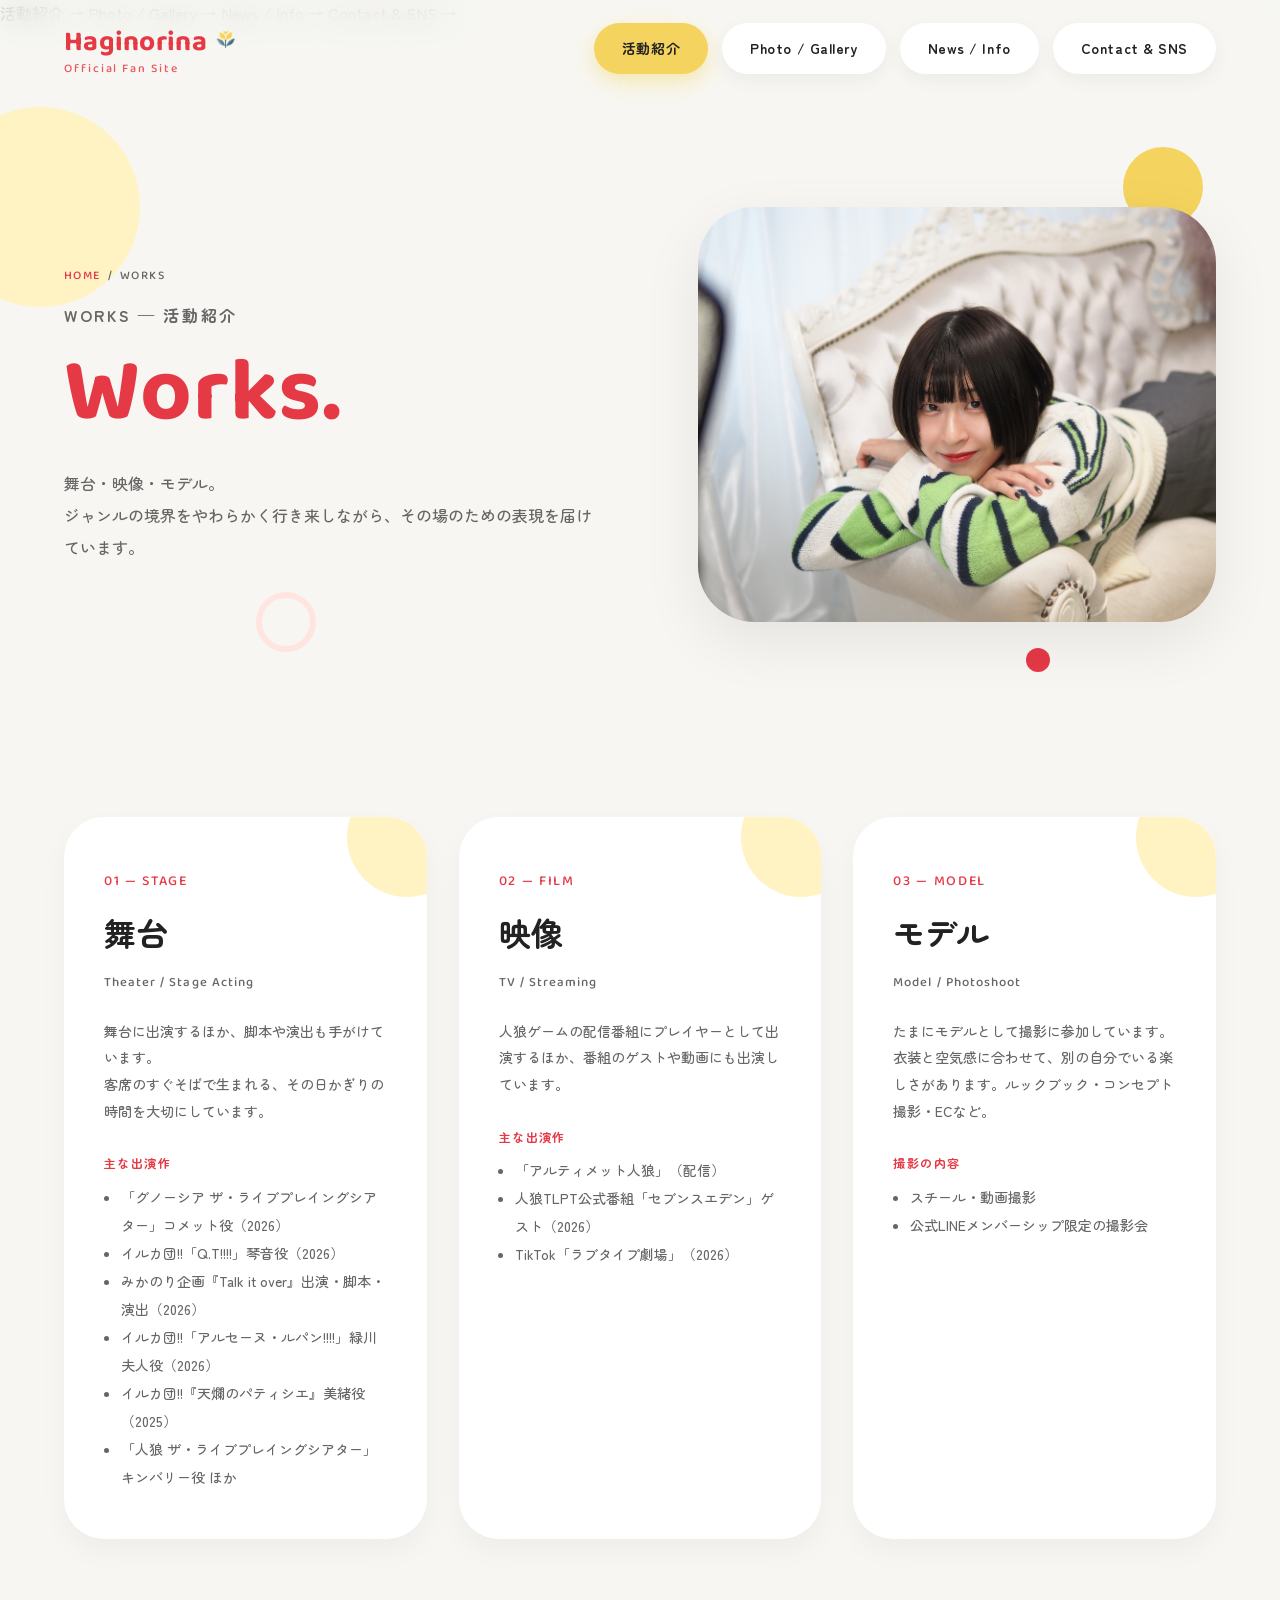
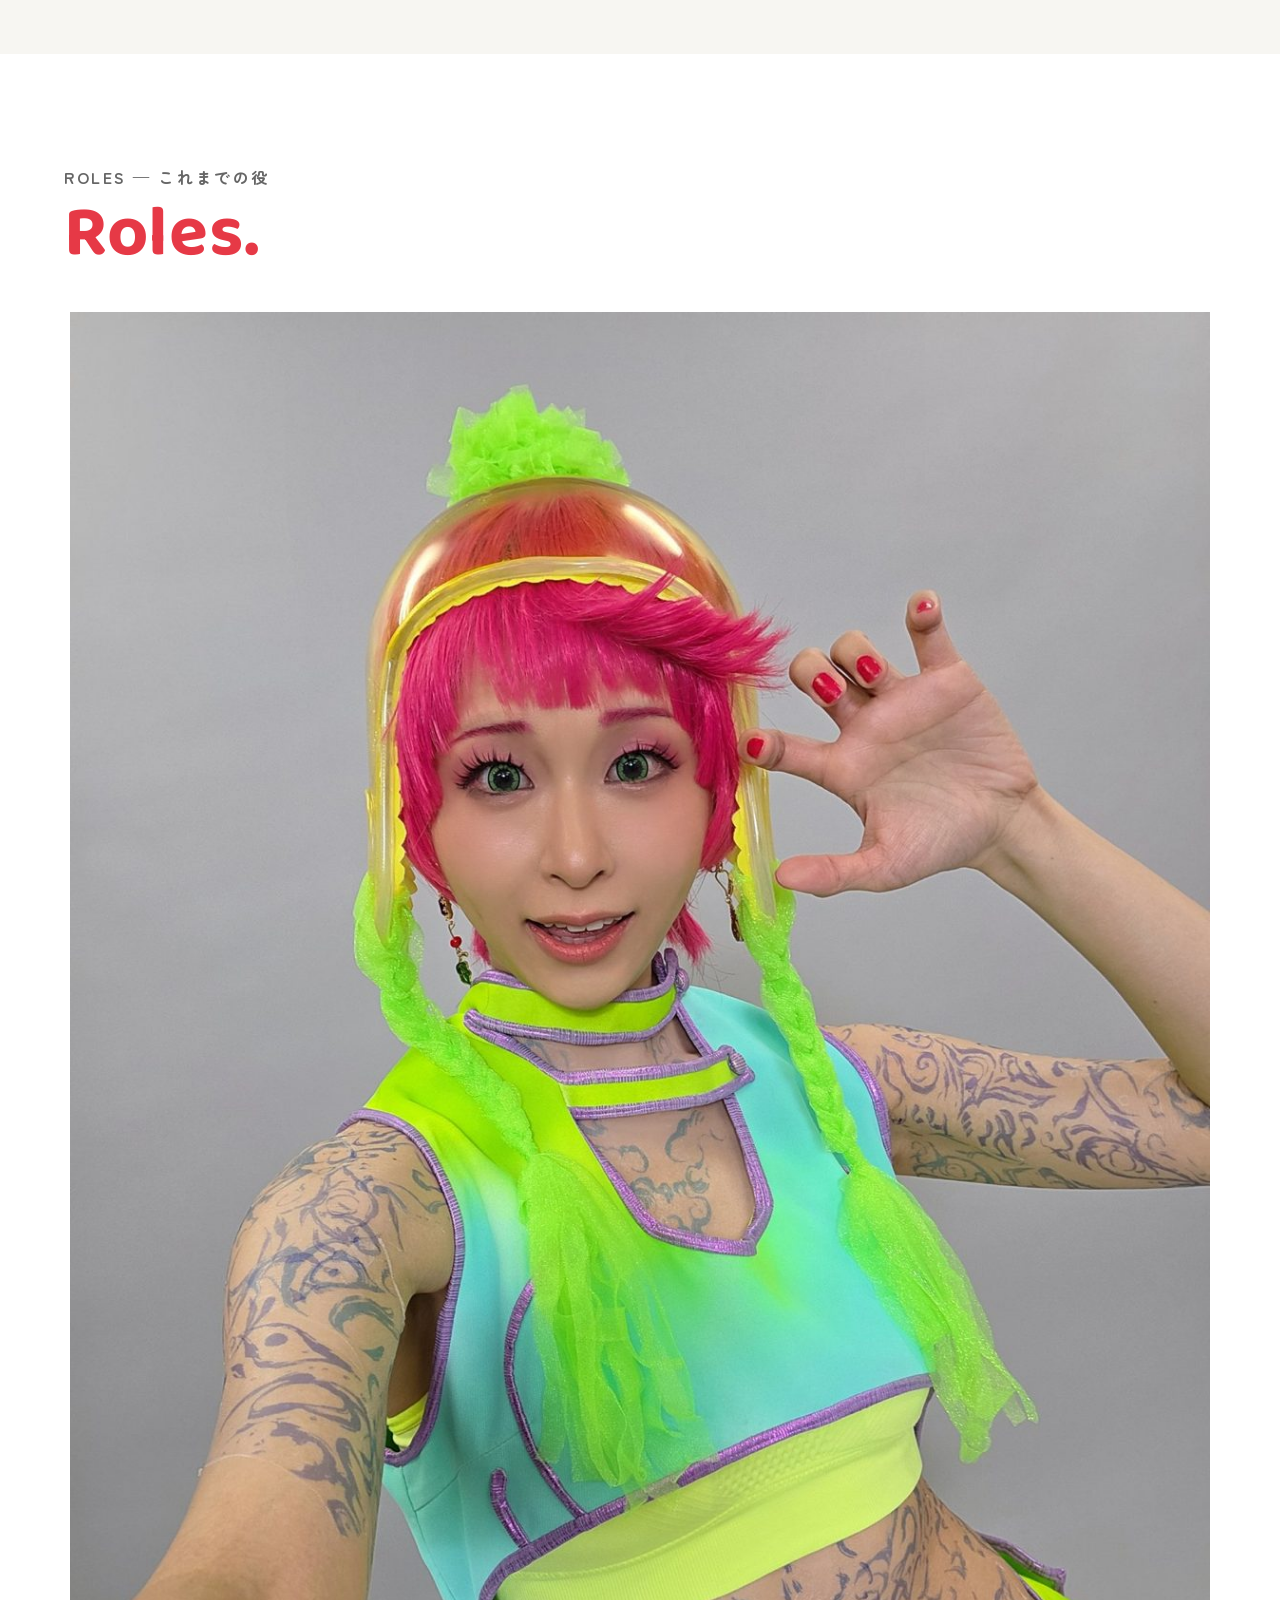
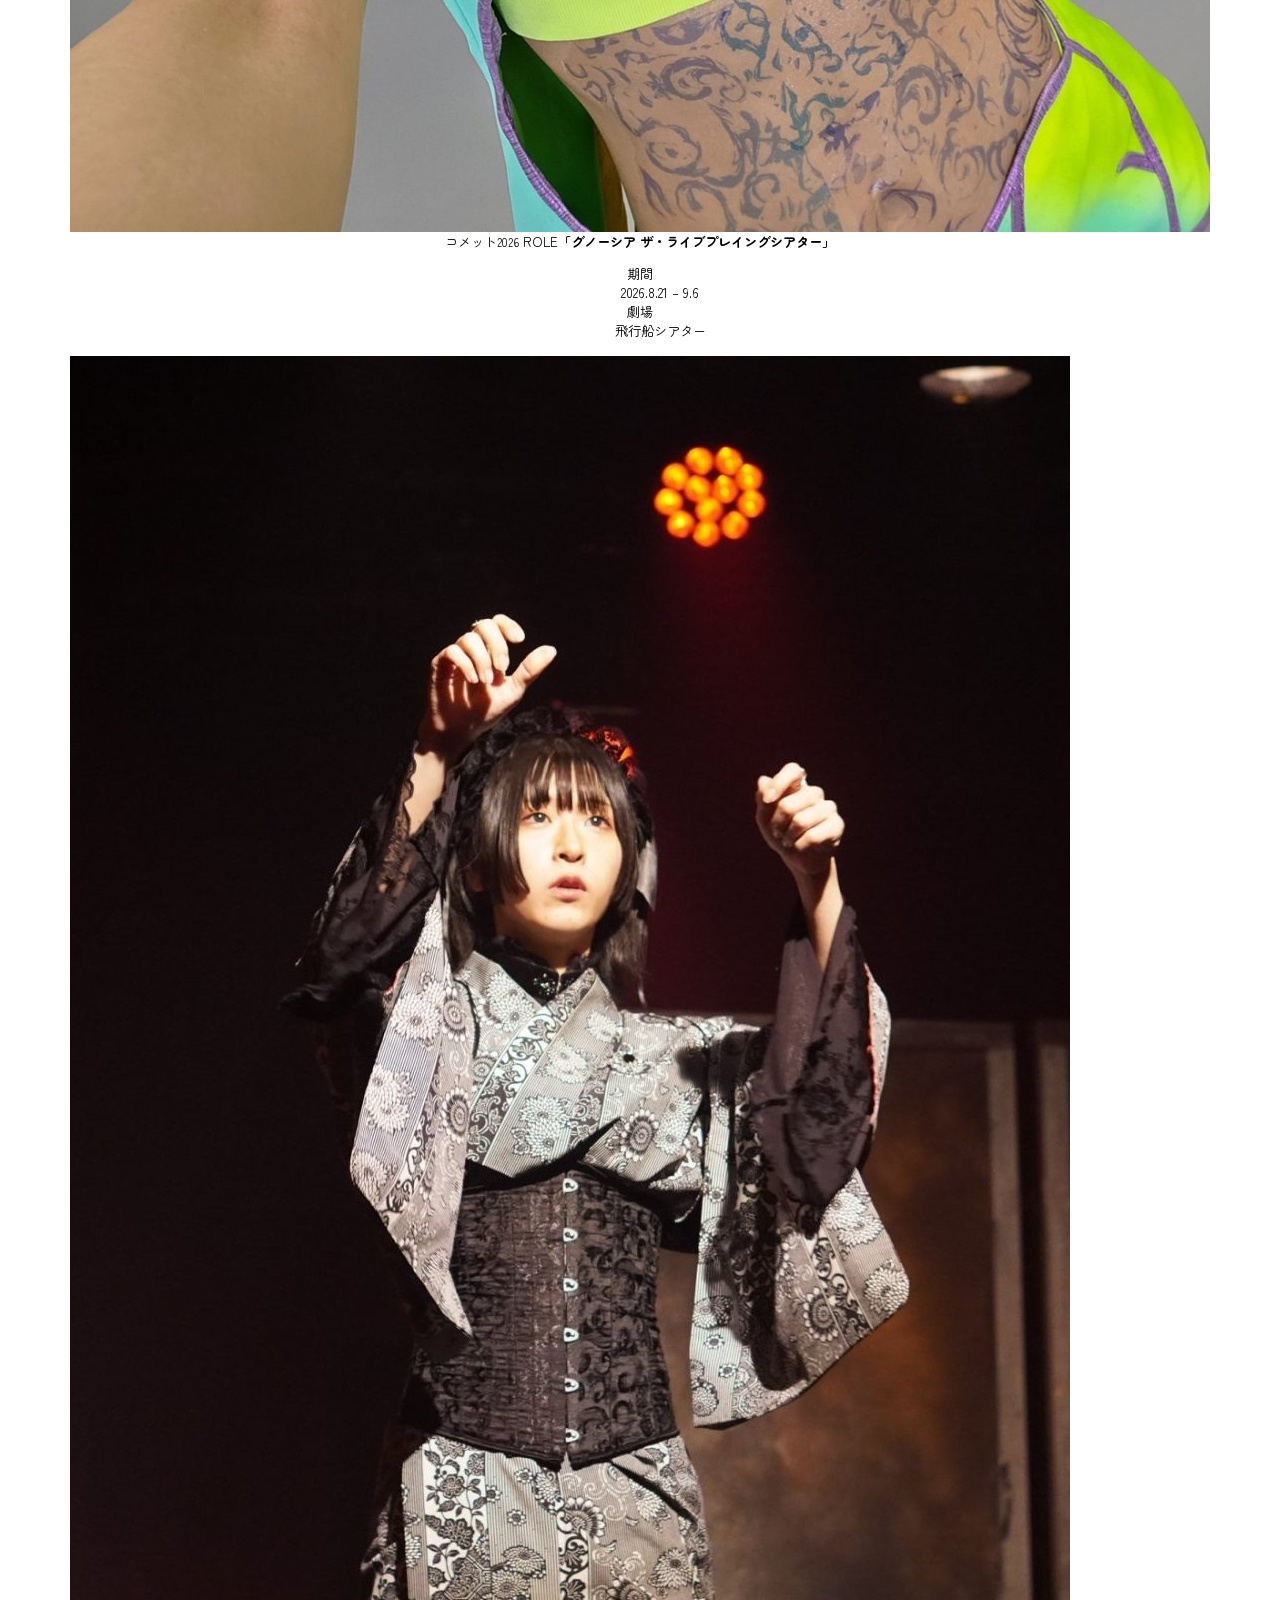
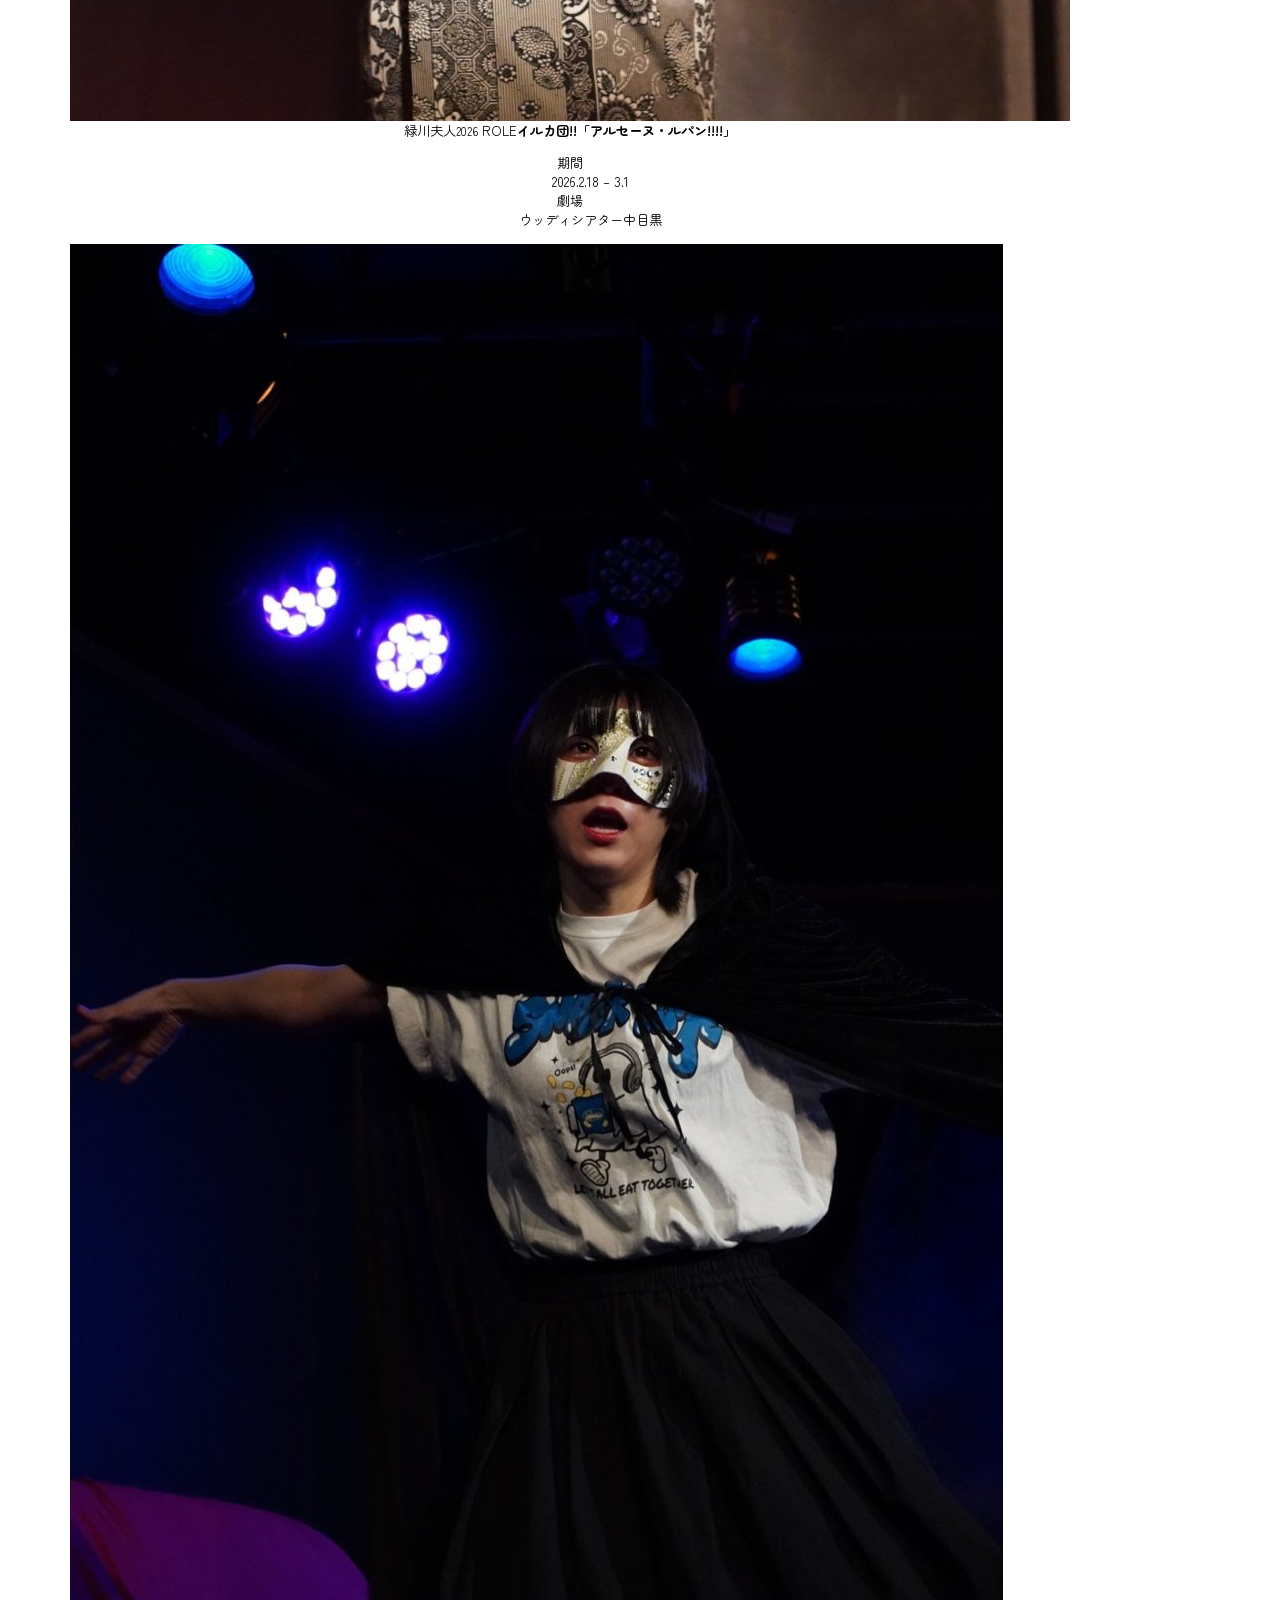
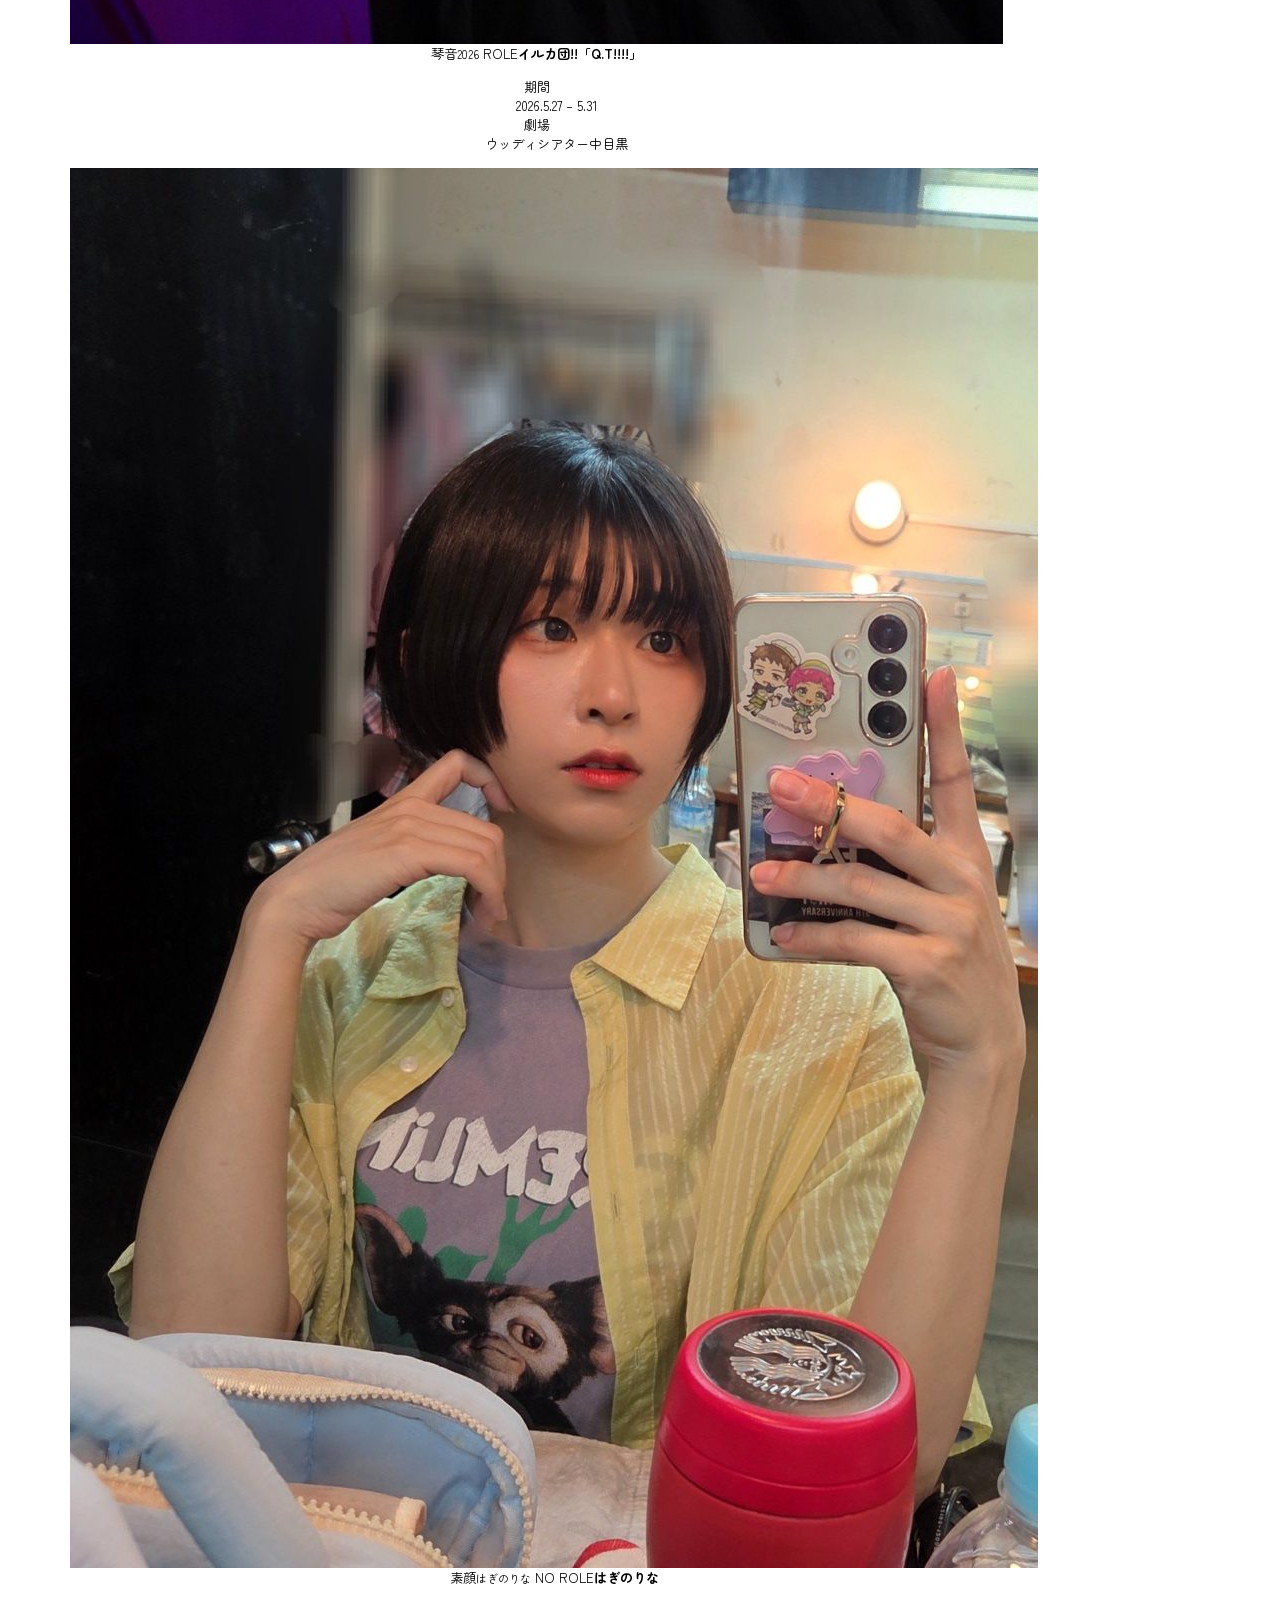
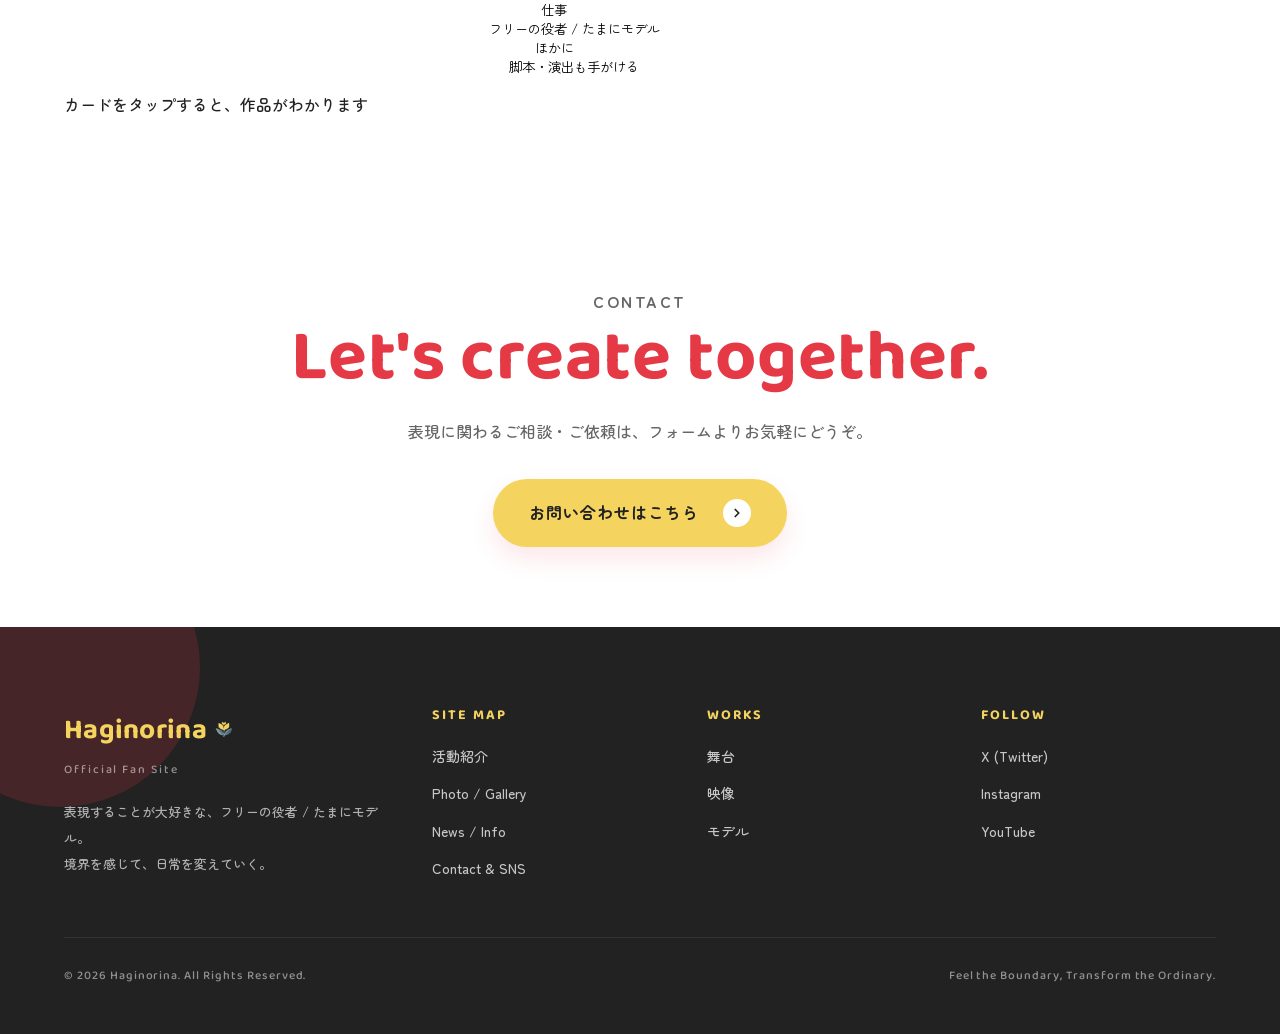
<file: works.html>
<!doctype html>
<html lang="ja">
<head>
  <meta charset="utf-8" />
  <meta name="viewport" content="width=device-width,initial-scale=1" />
  <title>活動紹介｜はぎのりな Official Fan Site</title>
  <meta name="description" content="はぎのりなの活動紹介。舞台・映像・モデルと、ジャンルを横断した表現活動を紹介します。" />
  <link rel="preconnect" href="https://fonts.googleapis.com">
  <link rel="preconnect" href="https://fonts.gstatic.com" crossorigin>
  <link href="https://fonts.googleapis.com/css2?family=Zen+Maru+Gothic:wght@400;500;700;900&family=Baloo+2:wght@500;600;700;800&family=Caveat:wght@500;700&display=swap" rel="stylesheet">
  <link rel="stylesheet" href="https://cdnjs.cloudflare.com/ajax/libs/font-awesome/6.5.1/css/all.min.css" integrity="sha512-DTOQO9RWCH3ppGqcWaEA1BIZOC6xxalwEsw9c2QQeAIftl+Vegovlnee1c9QX4TctnWMn13TZye+giMm8e2LwA==" crossorigin="anonymous" referrerpolicy="no-referrer" />
  <link rel="stylesheet" href="assets/css/style.css" />

  <script>
  (function () {
    try {
      if (new URLSearchParams(location.search).has('loader')) {
        sessionStorage.removeItem('h_loaded');
        return;
      }
      if (sessionStorage.getItem('h_loaded')) document.documentElement.classList.add('no-loader');
    } catch (e) {}
  })();
  </script>
</head>
<body data-screen-label="Works">
<!-- SITE LOADER -->
<div class="site-loader" id="siteLoader" aria-hidden="true">
  <div class="buddy-wrap">
    <img class="buddy" src="assets/icons/loader-buddy.png" alt="" />
    <div class="buddy-shadow"></div>
  </div>
  <div class="label" aria-label="Now Loading">
    <span>N</span><span>o</span><span>w</span><span>&nbsp;</span><span>L</span><span>o</span><span>a</span><span>d</span><span>i</span><span>n</span><span>g</span><span>.</span><span>.</span><span>.</span>
  </div>
</div>


<header class="site-header">
  <a class="logo" href="index.html"><div>
    <span class="logo-mark">Haginorina <img class="tulip" src="assets/icons/tulip.png" alt="" aria-hidden="true"></span>
    <span class="logo-sub">Official Fan Site</span>
  </div></a>
  <nav class="main-nav">
    <a class="nav-pill is-active" href="works.html" aria-current="page">活動紹介</a>
    <a class="nav-pill" href="gallery.html">Photo / Gallery</a>
    <a class="nav-pill" href="news.html">News / Info</a>
    <a class="nav-pill" href="contact.html">Contact &amp; SNS</a>
  </nav>
  <button class="nav-toggle" aria-label="メニュー" aria-controls="mobileNav"><span></span></button>
</header>
<aside id="mobileNav" class="mobile-nav">
  <a href="works.html">活動紹介 <span class="arrow">→</span></a>
  <a href="gallery.html">Photo / Gallery <span class="arrow">→</span></a>
  <a href="news.html">News / Info <span class="arrow">→</span></a>
  <a href="contact.html">Contact &amp; SNS <span class="arrow">→</span></a>
</aside>

<!-- PAGE HERO -->
<section class="page-hero">
  <span class="deco deco-circle float-soft" aria-hidden="true" style="position:absolute;top:80px;left:-60px;width:200px;height:200px;background:var(--color-yellow-soft);"></span>
  <span class="deco deco-circle float-medium" aria-hidden="true" style="position:absolute;top:120px;right:6%;width:80px;height:80px;background:var(--color-yellow);"></span>
  <span class="deco deco-circle float-fast" aria-hidden="true" style="position:absolute;bottom:30px;right:18%;width:24px;height:24px;background:var(--color-red);"></span>
  <span class="deco deco-ring float-medium" aria-hidden="true" style="position:absolute;bottom:50px;left:20%;width:60px;height:60px;border-color:var(--color-red-soft);"></span>

  <div class="page-hero-inner">
    <div class="page-hero-text">
      <div class="breadcrumb"><a href="index.html">HOME</a> &nbsp;/&nbsp; WORKS</div>
      <h1>
        <span class="jp">WORKS — 活動紹介</span>
        Works.
      </h1>
      <p>舞台・映像・モデル。<br>ジャンルの境界をやわらかく行き来しながら、その場のための表現を届けています。</p>
    </div>
    <div class="page-hero-photo">
      <img style="object-position: 21% 50%;" src="assets/images/g06.jpg" alt="はぎのりな ポートレート" />
    </div>
  </div>
</section>

<!-- WORK SECTIONS -->
<section class="section section-bg-soft">
  <div class="section-inner">
    <div class="works-grid works-grid--3col">

      <article class="work-card reveal" style="padding:48px 40px;">
        <span class="work-num">01 — STAGE</span>
        <h3 style="font-size:32px;margin-top:18px;">舞台</h3>
        <span class="work-en">Theater / Stage Acting</span>
        <p style="margin-top:24px;">舞台に出演するほか、脚本や演出も手がけています。<br>客席のすぐそばで生まれる、その日かぎりの時間を大切にしています。</p>
        <p class="work-list-label">主な出演作</p>
        <ul class="work-list">
          <li>「グノーシア ザ・ライブプレイングシアター」コメット役（2026）</li>
          <li>イルカ団!!「Q.T!!!!」琴音役（2026）</li>
          <li>みかのり企画『Talk it over』出演・脚本・演出（2026）</li>
          <li>イルカ団!!「アルセーヌ・ルパン!!!!」緑川夫人役（2026）</li>
          <li>イルカ団!!『天爛のパティシエ』美緒役（2025）</li>
          <li>「人狼 ザ・ライブプレイングシアター」キンバリー役 ほか</li>
        </ul>
      </article>

      <article class="work-card reveal" style="padding:48px 40px;transition-delay:.08s;">
        <span class="work-num">02 — FILM</span>
        <h3 style="font-size:32px;margin-top:18px;">映像</h3>
        <span class="work-en">TV / Streaming</span>
        <p style="margin-top:24px;">人狼ゲームの配信番組にプレイヤーとして出演するほか、番組のゲストや動画にも出演しています。</p>
        <p class="work-list-label">主な出演作</p>
        <ul class="work-list">
          <li>「アルティメット人狼」（配信）</li>
          <li>人狼TLPT公式番組「セブンスエデン」ゲスト（2026）</li>
          <li>TikTok「ラブタイプ劇場」（2026）</li>
        </ul>
      </article>

      <article class="work-card reveal" style="padding:48px 40px;transition-delay:.16s;">
        <span class="work-num">03 — MODEL</span>
        <h3 style="font-size:32px;margin-top:18px;">モデル</h3>
        <span class="work-en">Model / Photoshoot</span>
        <p style="margin-top:24px;">たまにモデルとして撮影に参加しています。<br>衣装と空気感に合わせて、別の自分でいる楽しさがあります。ルックブック・コンセプト撮影・ECなど。</p>
        <p class="work-list-label">撮影の内容</p>
        <ul class="work-list">
          <li>スチール・動画撮影</li>
          <li>公式LINEメンバーシップ限定の撮影会</li>
        </ul>
      </article>

    </div>
  </div>
</section>

<!-- ROLES: 役のカード -->
<section class="section section-bg-white" id="roles">
  <div class="section-inner">
    <h2 class="section-title reveal" style="margin-bottom:40px;">
      <span class="jp">ROLES — これまでの役</span>
      Roles.
    </h2>
    <div class="role-cards reveal">
        <button class="role-card" type="button" aria-label="コメットのカードを裏返す">
          <span class="flip">
            <span class="face front"><span class="ph"><img style="object-position: 17% 50%;" src="assets/images/x02.jpg" alt="コメット役のはぎのりな" /></span><span class="name">コメット<small>2026</small></span></span>
            <span class="face back"><span class="paper"><span class="kind">ROLE</span><strong>「グノーシア ザ・ライブプレイングシアター」</strong><dl><dt>期間</dt><dd>2026.8.21 – 9.6</dd><dt>劇場</dt><dd>飛行船シアター</dd></dl></span></span>
          </span>
        </button>
        <button class="role-card" type="button" aria-label="緑川夫人のカードを裏返す">
          <span class="flip">
            <span class="face front"><span class="ph"><img style="object-position: 49% 50%;" src="assets/images/role-midorikawa.jpg" alt="緑川夫人役のはぎのりな" /></span><span class="name">緑川夫人<small>2026</small></span></span>
            <span class="face back"><span class="paper"><span class="kind">ROLE</span><strong>イルカ団!!「アルセーヌ・ルパン!!!!」</strong><dl><dt>期間</dt><dd>2026.2.18 – 3.1</dd><dt>劇場</dt><dd>ウッディシアター中目黒</dd></dl></span></span>
          </span>
        </button>
        <button class="role-card" type="button" aria-label="琴音のカードを裏返す">
          <span class="flip">
            <span class="face front"><span class="ph"><img style="object-position: 100% 50%;" src="assets/images/role-kotone-stage.jpg" alt="琴音役のはぎのりな" /></span><span class="name">琴音<small>2026</small></span></span>
            <span class="face back"><span class="paper"><span class="kind">ROLE</span><strong>イルカ団!!「Q.T!!!!」</strong><dl><dt>期間</dt><dd>2026.5.27 – 5.31</dd><dt>劇場</dt><dd>ウッディシアター中目黒</dd></dl></span></span>
          </span>
        </button>
        <button class="role-card" type="button" aria-label="素顔のカードを裏返す">
          <span class="flip">
            <span class="face front"><span class="ph"><img style="object-position: 100% 50%;" src="assets/images/mirror-selfie.jpg" alt="素顔役のはぎのりな" /></span><span class="name">素顔<small>はぎのりな</small></span></span>
            <span class="face back"><span class="paper"><span class="kind">NO ROLE</span><strong>はぎのりな</strong><dl><dt>仕事</dt><dd>フリーの役者 / たまにモデル</dd><dt>ほかに</dt><dd>脚本・演出も手がける</dd></dl></span></span>
          </span>
        </button>
    </div>
    <p class="role-cards-hint">カードをタップすると、作品がわかります</p>
  </div>
</section>

<!-- CTA band -->
<section class="section section-bg-white" style="padding-top:60px;padding-bottom:80px;">
  <div class="section-inner reveal" style="text-align:center;">
    <h2 class="section-title" style="text-align:center;margin-bottom:20px;">
      <span class="jp" style="text-align:center;">CONTACT</span>
      Let's create together.
    </h2>
    <p style="color:var(--color-text-sub);max-width:540px;margin:0 auto 32px;line-height:2;">
      表現に関わるご相談・ご依頼は、フォームよりお気軽にどうぞ。
    </p>
    <a class="hero-cta" href="contact.html">
      <span>お問い合わせはこちら</span>
      <span class="arrow" aria-hidden="true"><svg viewBox="0 0 24 24" fill="none" stroke="#222" stroke-width="3" stroke-linecap="round" stroke-linejoin="round"><polyline points="9 6 15 12 9 18"/></svg></span>
    </a>
  </div>
</section>

<!-- FOOTER -->
<footer class="site-footer">
  <span class="deco deco-circle" aria-hidden="true" style="position:absolute;top:-100px;left:-80px;width:280px;height:280px;"></span>
  <div class="footer-grid">
    <div class="footer-brand">
      <span class="logo-mark">Haginorina <img class="tulip" src="assets/icons/tulip.png" alt="" style="width:24px;height:24px;transform:translateY(4px);"></span>
      <span class="logo-sub">Official Fan Site</span>
      <p>表現することが大好きな、フリーの役者 / たまにモデル。<br>境界を感じて、日常を変えていく。</p>
    </div>
    <div class="footer-col"><h4>SITE MAP</h4><ul>
      <li><a href="works.html">活動紹介</a></li>
      <li><a href="gallery.html">Photo / Gallery</a></li>
      <li><a href="news.html">News / Info</a></li>
      <li><a href="contact.html">Contact &amp; SNS</a></li>
    </ul></div>
    <div class="footer-col"><h4>WORKS</h4><ul>
      <li><a href="works.html">舞台</a></li><li><a href="works.html">映像</a></li>
      <li><a href="works.html">モデル</a></li>
    </ul></div>
    <div class="footer-col"><h4>FOLLOW</h4><ul>
      <li><a href="https://x.com/rinasa__n" target="_blank" rel="noopener">X (Twitter)</a></li><li><a href="https://www.instagram.com/haginori02/" target="_blank" rel="noopener">Instagram</a></li><li><a href="#">YouTube</a></li>
    </ul></div>
  </div>
  <div class="footer-bottom">
    <span>© 2026 Haginorina. All Rights Reserved.</span>
    <span>Feel the Boundary, Transform the Ordinary.</span>
  </div>
</footer>
<script src="assets/js/main.js"></script>
</body>
</html>
</file>
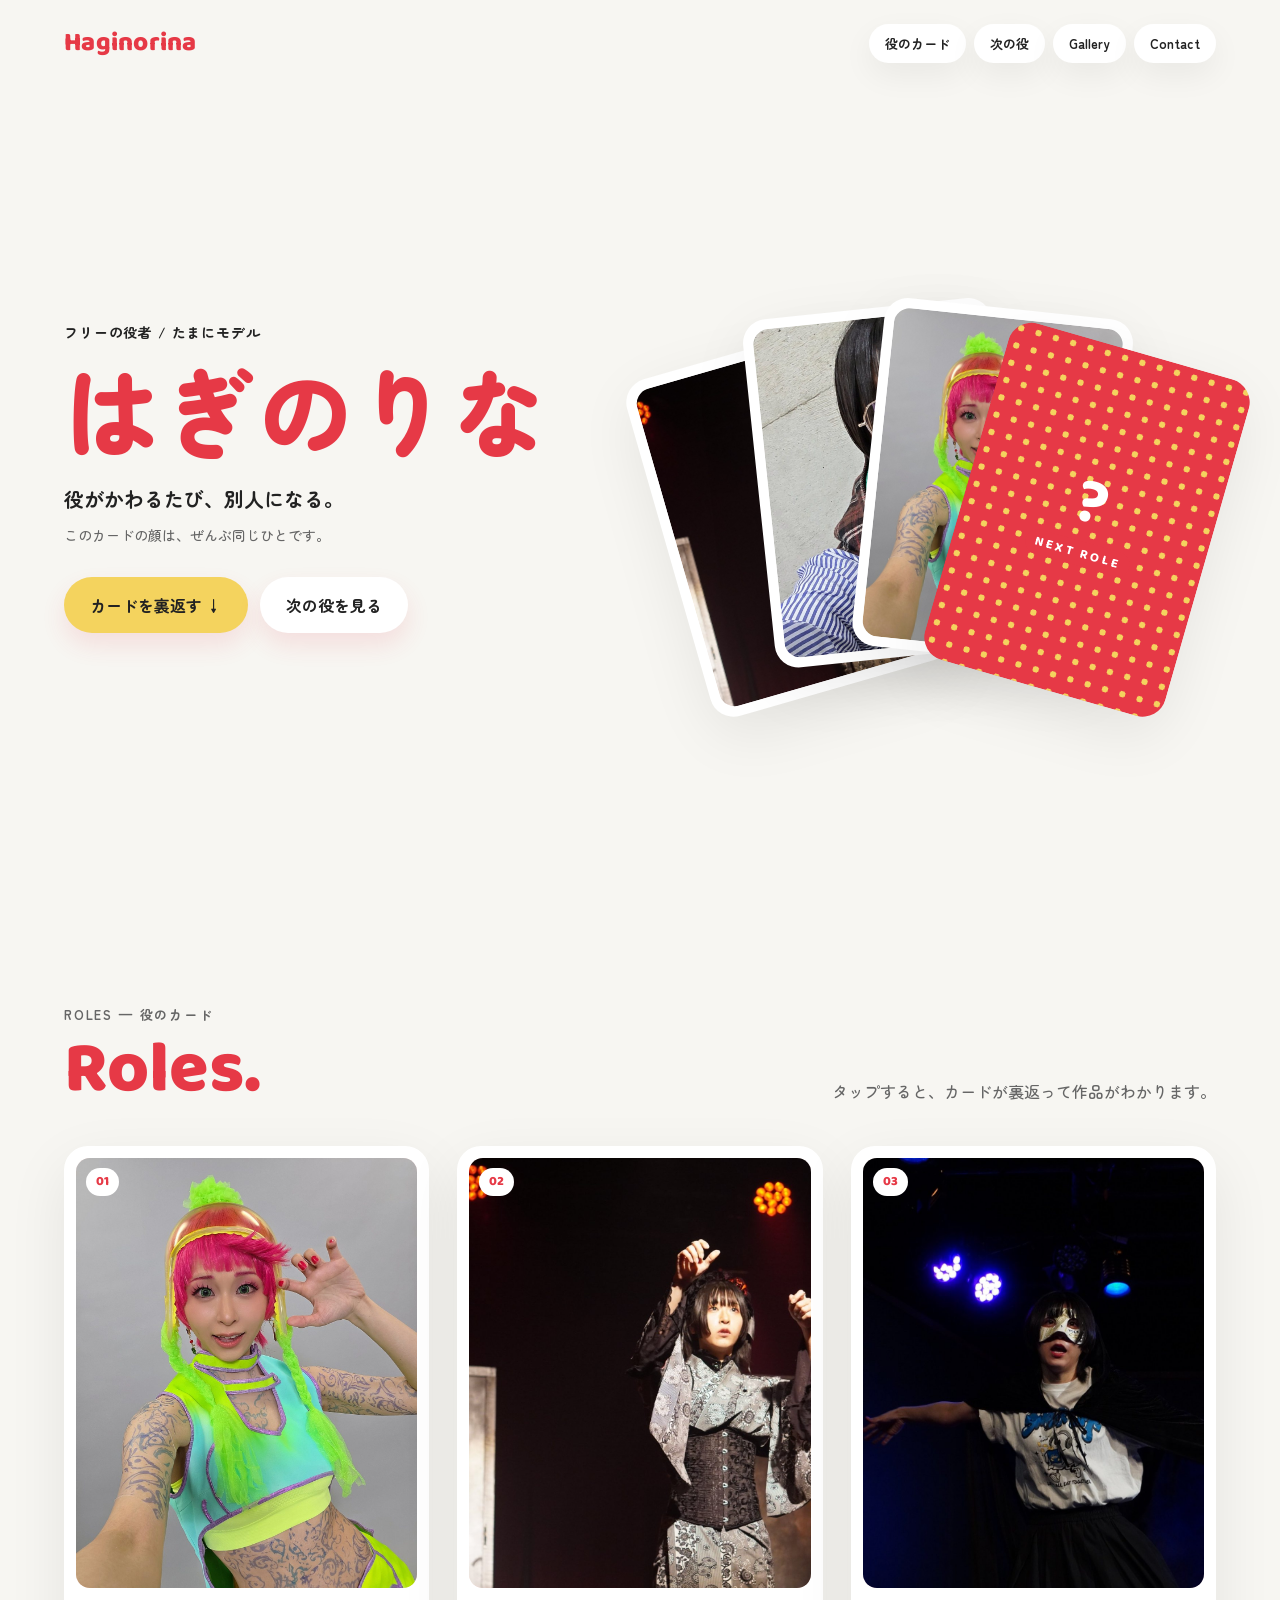
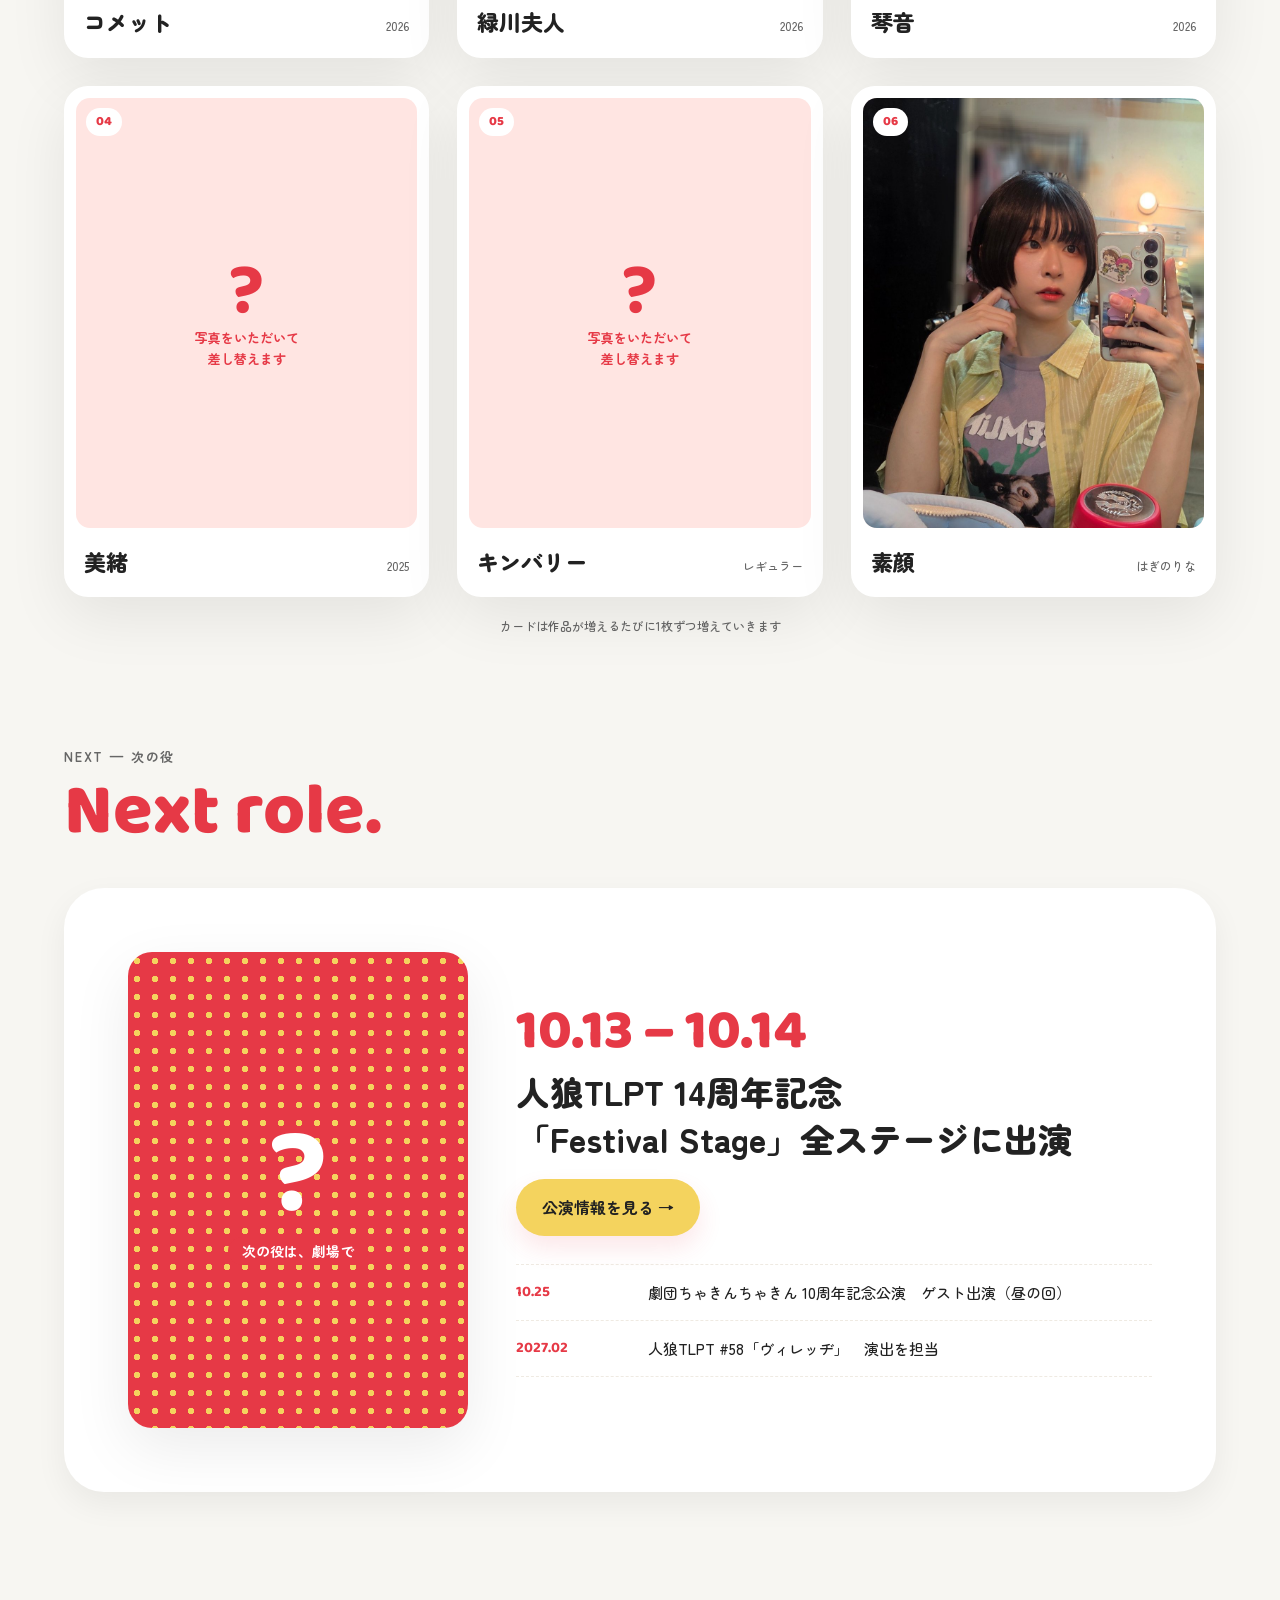
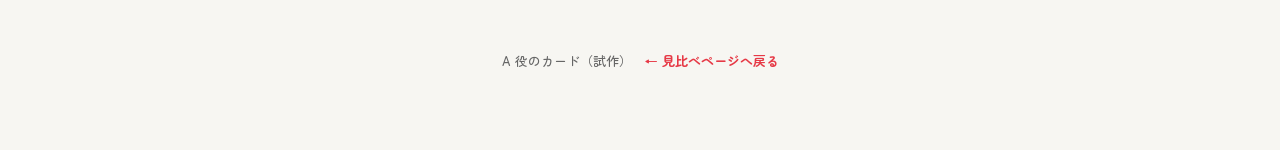
<file: proto/a-card.html>
<!doctype html>
<html lang="ja">
<head>
  <meta charset="utf-8" />
  <meta name="viewport" content="width=device-width,initial-scale=1" />
  <title>A 役のカード｜はぎのりな 試作</title>
  <meta name="robots" content="noindex" />
  <link rel="preconnect" href="https://fonts.googleapis.com">
  <link rel="preconnect" href="https://fonts.gstatic.com" crossorigin>
  <link href="https://fonts.googleapis.com/css2?family=Zen+Maru+Gothic:wght@500;700;900&family=Baloo+2:wght@600;700;800&display=swap" rel="stylesheet">
  <style>
  /* 見立て: 裏返すたびに別人が現れる「役のカード」
     4層 = カードの並び × 紙のカード × チューリップの赤と黄(既存) × 裏返す動き
     情緒 = E12 発見 + E7 遊び心
     色・角丸・影・書体は assets/css/style.css の :root と同じ値を使う(新しい値を作らない) */
  :root {
    --color-red: #E63946;
    --color-red-soft: #FFE5E2;
    --color-yellow: #F4D35E;
    --color-yellow-soft: #FFF3C4;
    --color-white: #FFFFFF;
    --color-bg: #F7F6F2;
    --color-text: #222222;
    --color-text-sub: #666666;
    --color-border: #EFEAE2;
    --radius-sm: 16px;
    --radius-md: 24px;
    --radius-lg: 40px;
    --radius-pill: 999px;
    --shadow-soft: 0 12px 32px rgba(0, 0, 0, 0.06);
    --shadow-card: 0 20px 60px rgba(0, 0, 0, 0.08);
    --container-x: clamp(20px, 5vw, 88px);
    --container-max: 1280px;
    --font-jp: "Zen Maru Gothic", "UD丸ゴ_ラージ", "Rounded Mplus 1c", "Noto Sans JP", system-ui, sans-serif;
    --font-en: "Baloo 2", "Nunito", "Quicksand", system-ui, sans-serif;
    /* カードの裏: 既存の水玉を裏面の柄にする */
    --card-back: radial-gradient(circle at 50% 50%, var(--color-yellow) 0 3px, transparent 3.5px) 0 0 / 18px 18px, var(--color-red);
  }
  *, *::before, *::after { box-sizing: border-box; }
  body { margin: 0; font-family: var(--font-jp); font-weight: 500; color: var(--color-text); background: var(--color-bg); line-height: 1.8; overflow-x: hidden; }
  img { display: block; max-width: 100%; }
  a { color: inherit; text-decoration: none; }
  button { font: inherit; color: inherit; border: 0; background: none; cursor: pointer; padding: 0; }
  .inner { max-width: var(--container-max); margin: 0 auto; padding: 0 var(--container-x); }

  /* header */
  .hd { display: flex; justify-content: space-between; align-items: center; padding: 20px var(--container-x); }
  .logo { font-family: var(--font-en); font-weight: 800; font-size: 26px; color: var(--color-red); letter-spacing: .01em; }
  .nav { display: flex; gap: 8px; }
  .nav a { background: var(--color-white); padding: 8px 16px; border-radius: var(--radius-pill); font-size: 13px; font-weight: 700; box-shadow: var(--shadow-soft); }

  /* hero */
  .hero { display: grid; grid-template-columns: 1fr 1fr; align-items: center; gap: 40px; min-height: calc(100vh - 80px); padding-bottom: 40px; }
  .eyebrow { font-weight: 700; font-size: 14px; letter-spacing: .06em; }
  .hero h1 { font-weight: 900; white-space: nowrap; font-size: clamp(48px, 7.4vw, 104px); color: var(--color-red); line-height: 1.1; margin: 12px 0 20px; letter-spacing: .02em; }
  .lead { font-size: clamp(17px, 1.6vw, 20px); font-weight: 700; }
  .lead small { display: block; font-size: 14px; font-weight: 500; color: var(--color-text-sub); margin-top: 6px; }
  .cta-row { display: flex; gap: 12px; flex-wrap: wrap; margin-top: 28px; }
  .btn { display: inline-flex; align-items: center; gap: 10px; padding: 14px 26px; border-radius: var(--radius-pill); font-weight: 700; background: var(--color-yellow); box-shadow: 0 12px 24px rgba(230, 57, 70, 0.12); }
  .btn.ghost { background: var(--color-white); }

  .deck { position: relative; height: min(64vh, 560px); }
  .deck .d { position: absolute; left: 50%; top: 50%; width: min(24vw, 250px); aspect-ratio: 5/7; margin: 0; border-radius: var(--radius-md); overflow: hidden; background: var(--color-white); padding: 10px; box-shadow: var(--shadow-card);
    transform: translate(-50%, -50%) rotate(var(--r)) translateX(var(--x)); transition: transform .6s cubic-bezier(.22,1,.36,1); }
  .deck .d img { width: 100%; height: 100%; object-fit: cover; border-radius: calc(var(--radius-md) - 8px); }
  .deck .d.back { background: var(--card-back); display: grid; place-items: center; color: var(--color-white); text-align: center; }
  .deck .d.back b { font-family: var(--font-en); font-size: 64px; line-height: 1; display: block; }
  .deck .d.back span { font-family: var(--font-en); font-weight: 700; letter-spacing: .2em; font-size: 13px; background: var(--color-red); padding: 2px 10px; border-radius: var(--radius-pill); }
  .deck:hover .d, .deck.is-open .d { transform: translate(-50%, -50%) rotate(calc(var(--r) * 1.3)) translateX(calc(var(--x) * 1.35)); }

  /* section heads */
  .sec { padding: 96px 0; }
  .sec-head { display: flex; justify-content: space-between; align-items: end; gap: 20px; flex-wrap: wrap; margin-bottom: 40px; }
  .sec-head .en { font-family: var(--font-en); font-weight: 800; font-size: clamp(40px, 6vw, 72px); color: var(--color-red); line-height: 1; }
  .sec-head .jp { font-size: 13px; letter-spacing: .14em; color: var(--color-text-sub); font-weight: 700; display: block; margin-bottom: 8px; }
  .sec-head p { color: var(--color-text-sub); margin: 0; }

  /* role cards */
  .cards { display: grid; grid-template-columns: repeat(3, minmax(0, 1fr)); gap: 28px; }
  .card { perspective: 1400px; aspect-ratio: 5/7; text-align: left; width: 100%; }
  .card .flip { position: relative; width: 100%; height: 100%; transform-style: preserve-3d; transition: transform .8s cubic-bezier(.22,1,.36,1); }
  .card.is-flipped .flip { transform: rotateY(180deg); }
  .card .face { position: absolute; inset: 0; backface-visibility: hidden; -webkit-backface-visibility: hidden; border-radius: var(--radius-md); overflow: hidden; box-shadow: var(--shadow-card); }
  .card .front { background: var(--color-white); padding: 12px; display: flex; flex-direction: column; }
  .card .front .ph { flex: 1; border-radius: calc(var(--radius-md) - 10px); overflow: hidden; background: var(--color-red-soft); position: relative; }
  .card .front .ph img { width: 100%; height: 100%; object-fit: cover; transition: transform .6s ease; }
  .card:hover .front .ph img { transform: scale(1.04); }
  .card .front .ph.none { display: grid; place-items: center; color: var(--color-red); font-weight: 700; font-size: 13px; text-align: center; line-height: 1.6; }
  .card .front .ph.none b { font-family: var(--font-en); font-size: 72px; line-height: 1; display: block; }
  .card .label { padding: 14px 8px 4px; display: flex; justify-content: space-between; align-items: baseline; gap: 8px; }
  .card .label strong { font-size: 22px; font-weight: 900; }
  .card .label small { font-size: 12px; color: var(--color-text-sub); text-align: right; }
  .card .num { position: absolute; top: 22px; left: 22px; z-index: 2; background: var(--color-white); font-family: var(--font-en); font-weight: 800; font-size: 13px; padding: 2px 10px; border-radius: var(--radius-pill); color: var(--color-red); }
  .card .back { transform: rotateY(180deg); background: var(--card-back); padding: 18px; display: flex; }
  .card .back .paper { background: var(--color-white); border-radius: calc(var(--radius-md) - 8px); padding: 28px 24px; flex: 1; display: flex; flex-direction: column; justify-content: center; }
  .card .back .role { font-size: 13px; color: var(--color-red); font-weight: 700; letter-spacing: .1em; }
  .card .back h3 { margin: 6px 0 16px; font-size: 22px; line-height: 1.4; font-weight: 900; }
  .card .back dl { margin: 0; font-size: 14px; display: grid; grid-template-columns: auto 1fr; gap: 4px 14px; }
  .card .back dt { color: var(--color-text-sub); }
  .card .back dd { margin: 0; font-weight: 700; }
  .hint { font-size: 12px; color: var(--color-text-sub); text-align: center; margin-top: 18px; }

  /* next */
  .next { background: var(--color-white); border-radius: var(--radius-lg); padding: clamp(28px, 5vw, 64px); display: grid; grid-template-columns: minmax(0, 340px) 1fr; gap: 48px; align-items: center; box-shadow: var(--shadow-soft); }
  .next .card { max-width: 340px; }
  .next .card .front { background: var(--card-back); padding: 0; display: grid; place-items: center; color: var(--color-white); text-align: center; }
  .next .card .front b { font-family: var(--font-en); font-size: 120px; line-height: 1; display: block; }
  .next .card .front span { font-weight: 700; background: var(--color-red); padding: 4px 14px; border-radius: var(--radius-pill); font-size: 14px; }
  .next h2 { font-size: clamp(24px, 3vw, 34px); font-weight: 900; line-height: 1.4; margin: 8px 0 16px; }
  .next .date { font-family: var(--font-en); font-weight: 800; font-size: clamp(36px, 5vw, 56px); color: var(--color-red); line-height: 1; }
  .next ul { list-style: none; padding: 0; margin: 28px 0 0; border-top: 1px dashed var(--color-border); }
  .next li { display: grid; grid-template-columns: 120px 1fr; gap: 12px; padding: 14px 0; border-bottom: 1px dashed var(--color-border); font-size: 15px; }
  .next li b { font-family: var(--font-en); color: var(--color-red); }

  .ft { text-align: center; padding: 48px 0 64px; font-size: 13px; color: var(--color-text-sub); }
  .ft a { color: var(--color-red); font-weight: 700; }

  @media (max-width: 900px) {
    .hero { grid-template-columns: 1fr; min-height: auto; padding-top: 16px; }
    .deck { height: 420px; order: -1; }
    .deck .d { width: 150px; }
    .cards { grid-template-columns: repeat(2, minmax(0, 1fr)); gap: 16px; }
    .card .label strong { font-size: 17px; }
    .card .label { flex-direction: column; gap: 0; }
    .card .label small { text-align: left; }
    .card .back { padding: 10px; }
    .card .back .paper { padding: 16px 14px; }
    .card .back h3 { font-size: 16px; }
    .card .back dl { font-size: 12px; grid-template-columns: 1fr; gap: 0; }
    .card .back dt { margin-top: 6px; }
    .next { grid-template-columns: 1fr; }
    .next .card { margin: 0 auto; width: 240px; }
    .nav { display: none; }
  }
  @media (prefers-reduced-motion: reduce) { * { transition: none !important; } }
  </style>
</head>
<body>

<header class="hd">
  <a class="logo" href="index.html">Haginorina</a>
  <nav class="nav">
    <a href="#roles">役のカード</a>
    <a href="#next">次の役</a>
    <a href="../gallery.html">Gallery</a>
    <a href="../contact.html">Contact</a>
  </nav>
</header>

<main>
  <section class="inner hero">
    <div>
      <div class="eyebrow">フリーの役者 / たまにモデル</div>
      <h1>はぎのりな</h1>
      <p class="lead">役がかわるたび、別人になる。<small>このカードの顔は、ぜんぶ同じひとです。</small></p>
      <div class="cta-row">
        <a class="btn" href="#roles">カードを裏返す ↓</a>
        <a class="btn ghost" href="#next">次の役を見る</a>
      </div>
    </div>
    <div class="deck" id="deck" aria-hidden="true">
      <figure class="d" style="--r:-16deg;--x:-62%"><img src="img/role-midorikawa.jpg" alt="" style="object-position:center 20%"></figure>
      <figure class="d" style="--r:-6deg;--x:-22%"><img src="img/role-kotone.jpg" alt="" style="object-position:center 30%"></figure>
      <figure class="d" style="--r:6deg;--x:22%"><img src="../assets/images/x02.jpg" alt="" style="object-position:center 20%"></figure>
      <figure class="d back" style="--r:16deg;--x:62%"><div><b>?</b><span>NEXT ROLE</span></div></figure>
    </div>
  </section>

  <section class="sec" id="roles">
    <div class="inner">
      <div class="sec-head">
        <div><span class="jp">ROLES — 役のカード</span><span class="en">Roles.</span></div>
        <p>タップすると、カードが裏返って作品がわかります。</p>
      </div>
      <div class="cards">
        <button class="card" aria-label="コメット役のカードを裏返す">
          <div class="flip">
            <div class="face front"><span class="num">01</span><div class="ph"><img src="../assets/images/x02.jpg" alt="コメット役のはぎのりな" style="object-position:center 20%"></div><div class="label"><strong>コメット</strong><small>2026</small></div></div>
            <div class="face back"><div class="paper"><span class="role">ROLE 01</span><h3>「グノーシア ザ・ライブプレイングシアター」</h3><dl><dt>役</dt><dd>コメット</dd><dt>期間</dt><dd>2026.8.21 – 9.6</dd><dt>劇場</dt><dd>飛行船シアター</dd></dl></div></div>
          </div>
        </button>
        <button class="card" aria-label="緑川夫人役のカードを裏返す">
          <div class="flip">
            <div class="face front"><span class="num">02</span><div class="ph"><img src="img/role-midorikawa.jpg" alt="緑川夫人役のはぎのりな" style="object-position:center 20%"></div><div class="label"><strong>緑川夫人</strong><small>2026</small></div></div>
            <div class="face back"><div class="paper"><span class="role">ROLE 02</span><h3>イルカ団!!「アルセーヌ・ルパン!!!!」</h3><dl><dt>役</dt><dd>緑川夫人（黄金仮面チーム）</dd><dt>期間</dt><dd>2026.2.18 – 3.1</dd><dt>劇場</dt><dd>ウッディシアター中目黒</dd></dl></div></div>
          </div>
        </button>
        <button class="card" aria-label="琴音役のカードを裏返す">
          <div class="flip">
            <div class="face front"><span class="num">03</span><div class="ph"><img src="img/role-kotone-stage.jpg" alt="琴音役のはぎのりな" style="object-position:center 25%"></div><div class="label"><strong>琴音</strong><small>2026</small></div></div>
            <div class="face back"><div class="paper"><span class="role">ROLE 03</span><h3>イルカ団!!「Q.T!!!!」</h3><dl><dt>役</dt><dd>琴音（Bチーム）</dd><dt>期間</dt><dd>2026.5.27 – 5.31</dd><dt>劇場</dt><dd>ウッディシアター中目黒</dd></dl></div></div>
          </div>
        </button>
        <button class="card" aria-label="美緒役のカードを裏返す">
          <div class="flip">
            <div class="face front"><span class="num">04</span><div class="ph none"><div><b>?</b>写真をいただいて<br>差し替えます</div></div><div class="label"><strong>美緒</strong><small>2025</small></div></div>
            <div class="face back"><div class="paper"><span class="role">ROLE 04</span><h3>イルカ団!!『天爛のパティシエ』</h3><dl><dt>役</dt><dd>美緒（Aチーム）</dd><dt>期間</dt><dd>2025.7.2 – 7.6</dd><dt>劇場</dt><dd>テアトルBONBON</dd></dl></div></div>
          </div>
        </button>
        <button class="card" aria-label="キンバリー役のカードを裏返す">
          <div class="flip">
            <div class="face front"><span class="num">05</span><div class="ph none"><div><b>?</b>写真をいただいて<br>差し替えます</div></div><div class="label"><strong>キンバリー</strong><small>レギュラー</small></div></div>
            <div class="face back"><div class="paper"><span class="role">ROLE 05</span><h3>「人狼 ザ・ライブプレイングシアター」</h3><dl><dt>役</dt><dd>キンバリー ほか</dd><dt>劇場</dt><dd>新宿村LIVE ほか</dd></dl></div></div>
          </div>
        </button>
        <button class="card" aria-label="素顔のカードを裏返す">
          <div class="flip">
            <div class="face front"><span class="num">06</span><div class="ph"><img src="img/mirror-selfie.jpg" alt="素顔のはぎのりな" style="object-position:center 25%"></div><div class="label"><strong>素顔</strong><small>はぎのりな</small></div></div>
            <div class="face back"><div class="paper"><span class="role">NO ROLE</span><h3>はぎのりな</h3><dl><dt>誕生日</dt><dd>10月3日</dd><dt>仕事</dt><dd>フリーの役者 / たまにモデル</dd><dt>ほかに</dt><dd>脚本・演出も手がける</dd></dl></div></div>
          </div>
        </button>
      </div>
      <p class="hint">カードは作品が増えるたびに1枚ずつ増えていきます</p>
    </div>
  </section>

  <section class="sec" id="next" style="padding-top:0">
    <div class="inner">
      <div class="sec-head">
        <div><span class="jp">NEXT — 次の役</span><span class="en">Next role.</span></div>
      </div>
      <div class="next">
        <button class="card" aria-label="次の役のカードを裏返す">
          <div class="flip">
            <div class="face front"><div><b>?</b><span>次の役は、劇場で</span></div></div>
            <div class="face back"><div class="paper"><span class="role">NEXT</span><h3>全ステージ出演</h3><dl><dt>日程</dt><dd>2026.10.13 – 10.14</dd><dt>会場</dt><dd>新宿村LIVE</dd></dl></div></div>
          </div>
        </button>
        <div>
          <div class="date">10.13 – 10.14</div>
          <h2>人狼TLPT 14周年記念<br>「Festival Stage」全ステージに出演</h2>
          <a class="btn" href="../news-single.html">公演情報を見る →</a>
          <ul>
            <li><b>10.25</b><span>劇団ちゃきんちゃきん 10周年記念公演　ゲスト出演（昼の回）</span></li>
            <li><b>2027.02</b><span>人狼TLPT #58「ヴィレッヂ」　演出を担当</span></li>
          </ul>
        </div>
      </div>
    </div>
  </section>
</main>

<footer class="ft">
  <p>A 役のカード（試作）　<a href="index.html">← 見比べページへ戻る</a></p>
</footer>

<script>
  document.querySelectorAll('.card').forEach(function (c) {
    c.addEventListener('click', function () { c.classList.toggle('is-flipped'); });
  });
  var deck = document.getElementById('deck');
  if (deck) deck.addEventListener('click', function () { deck.classList.toggle('is-open'); });
</script>
</body>
</html>
</file>
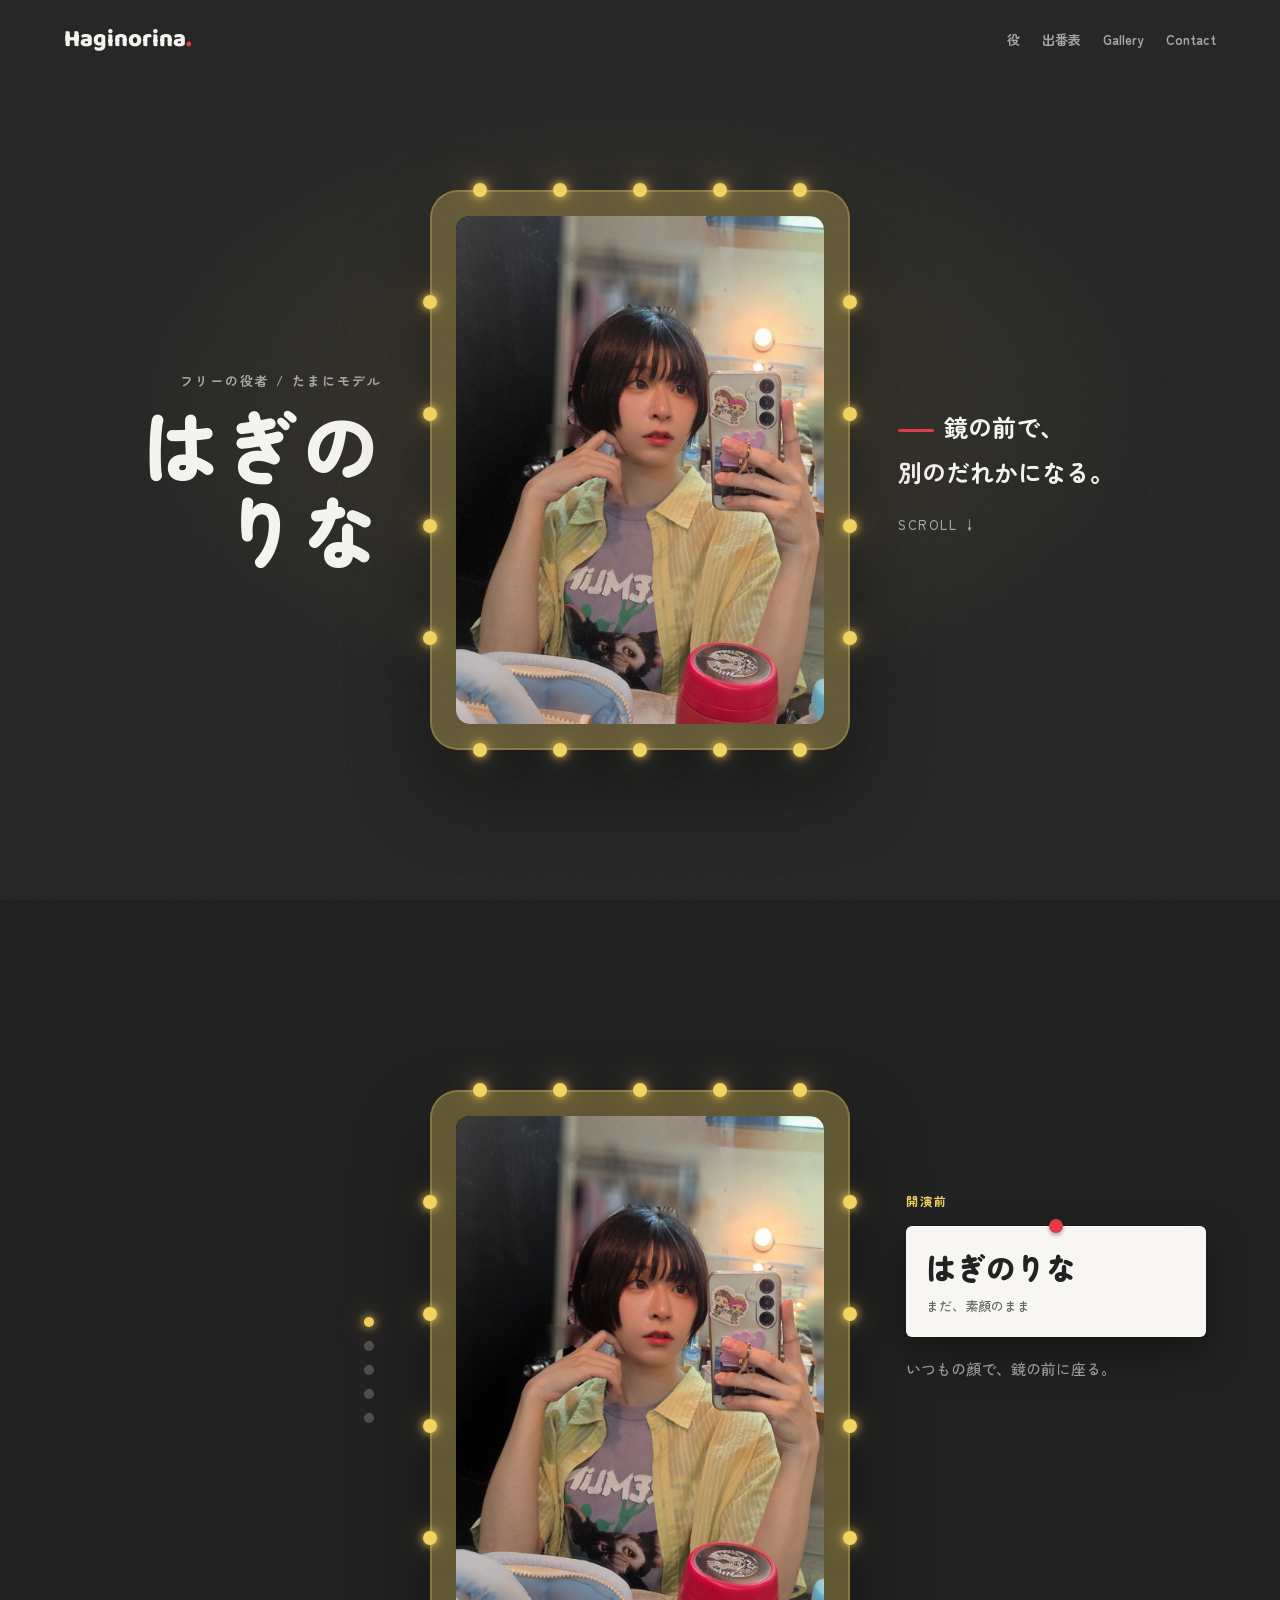
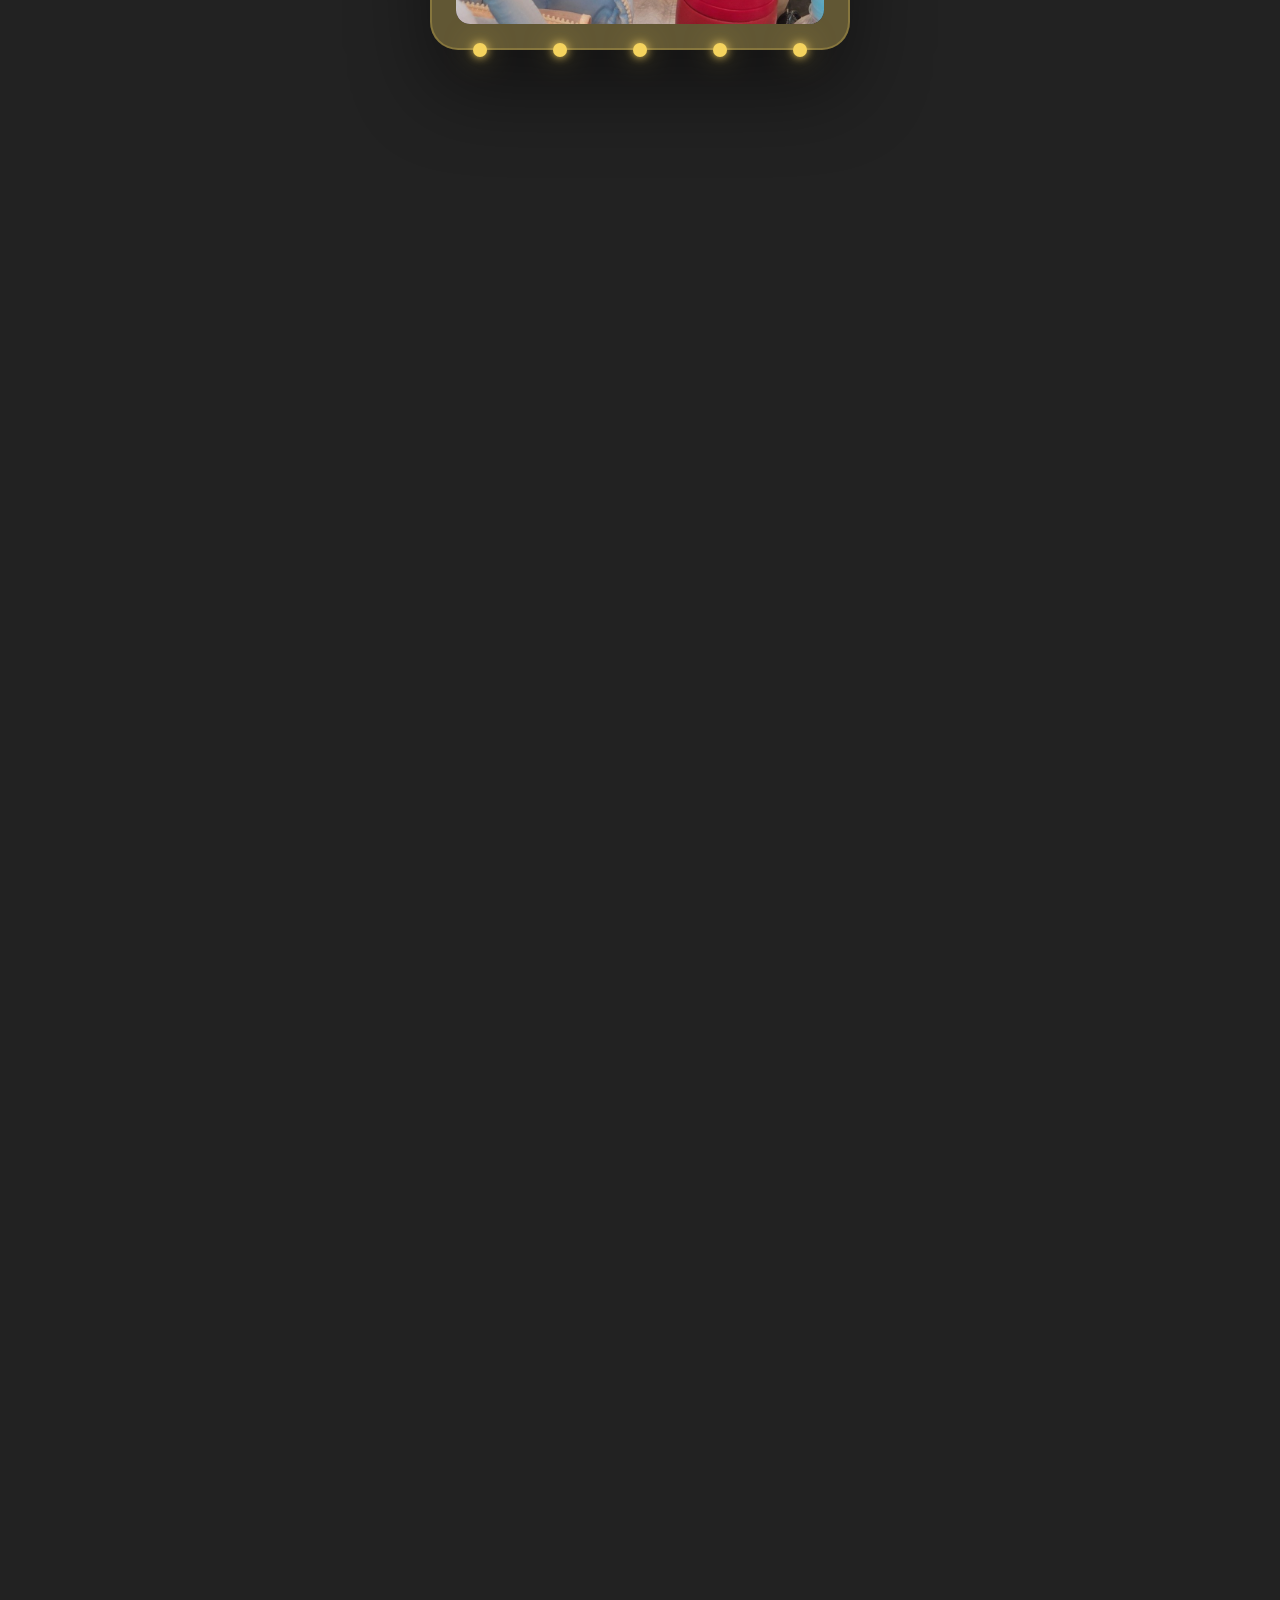
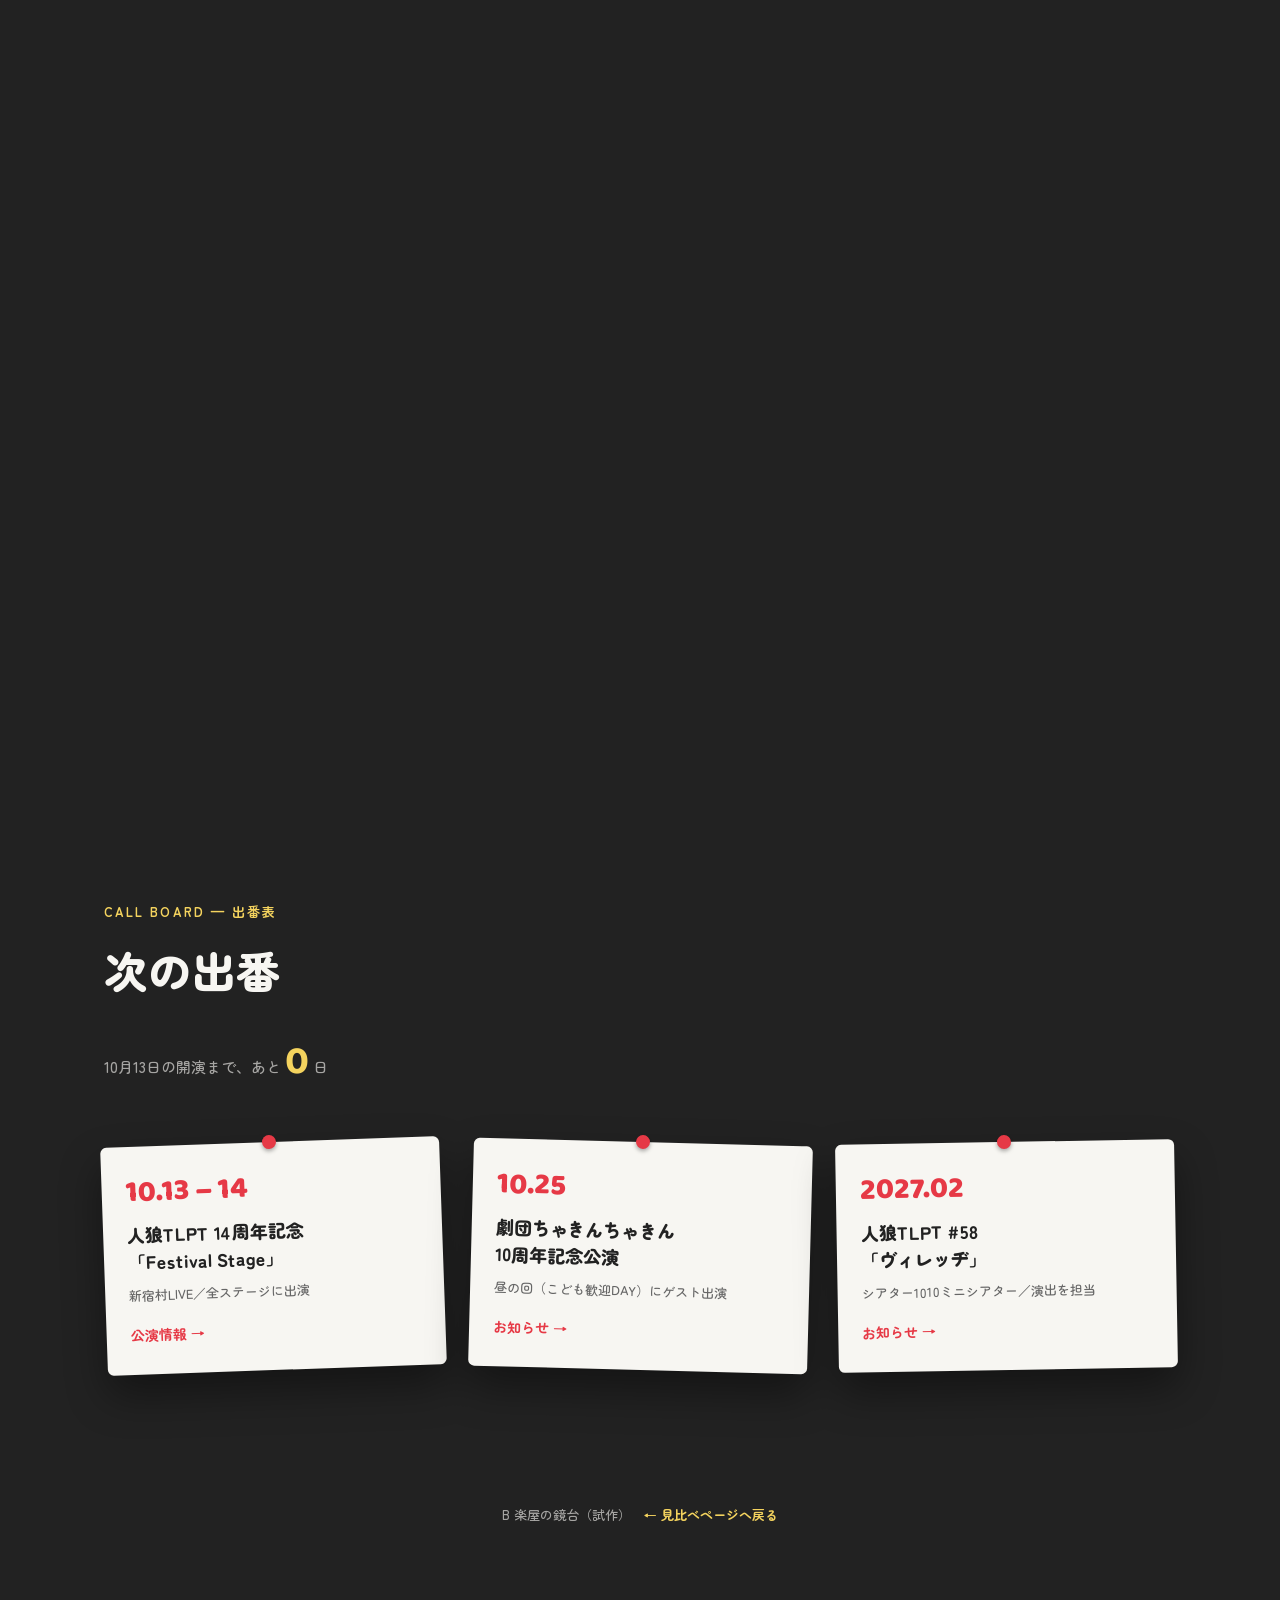
<file: proto/b-mirror.html>
<!doctype html>
<html lang="ja">
<head>
  <meta charset="utf-8" />
  <meta name="viewport" content="width=device-width,initial-scale=1" />
  <title>B 楽屋の鏡台｜はぎのりな 試作</title>
  <meta name="robots" content="noindex" />
  <link rel="preconnect" href="https://fonts.googleapis.com">
  <link rel="preconnect" href="https://fonts.gstatic.com" crossorigin>
  <link href="https://fonts.googleapis.com/css2?family=Zen+Maru+Gothic:wght@500;700;900&family=Baloo+2:wght@600;700;800&display=swap" rel="stylesheet">
  <style>
  /* 見立て: 電球に囲まれた楽屋の鏡。素顔と役のあいだ(境界)を見せる
     4層 = スクロールで物語を見せる構成 × 少しざらついた質感 × 暗い楽屋と電球の光・差し色にチューリップの赤 × スクロールで素顔が役へ変わる
     情緒 = E11 没入 + E8 緊張
     色は assets/css/style.css の :root の値だけを使う。暗い面は既存の文字色 #222222 を土台にする */
  :root {
    --color-red: #E63946;
    --color-yellow: #F4D35E;
    --color-yellow-soft: #FFF3C4;
    --color-white: #FFFFFF;
    --color-bg: #F7F6F2;
    --color-text: #222222;
    --color-text-sub: #666666;
    --radius-sm: 16px;
    --radius-md: 24px;
    --radius-pill: 999px;
    --font-jp: "Zen Maru Gothic", "UD丸ゴ_ラージ", "Rounded Mplus 1c", "Noto Sans JP", system-ui, sans-serif;
    --font-en: "Baloo 2", "Nunito", "Quicksand", system-ui, sans-serif;
    --container-x: clamp(20px, 5vw, 88px);

    --room: var(--color-text);
    --room-2: color-mix(in srgb, var(--color-text) 88%, var(--color-yellow));
    --ink-on-dark: var(--color-bg);
    --ink-on-dark-sub: color-mix(in srgb, var(--color-bg) 62%, var(--color-text));
    --bulb: var(--color-yellow);
    --bulb-glow: 0 0 10px var(--color-yellow), 0 0 28px color-mix(in srgb, var(--color-yellow) 60%, transparent);
    --frame: color-mix(in srgb, var(--color-text) 70%, var(--color-yellow));
  }
  *, *::before, *::after { box-sizing: border-box; }
  body { margin: 0; font-family: var(--font-jp); font-weight: 500; background: var(--room); color: var(--ink-on-dark); line-height: 1.8; overflow-x: hidden; }
  img { display: block; max-width: 100%; }
  a { color: inherit; text-decoration: none; }

  /* 質感: 部屋の空気にうすいざらつき */
  body::before { content: ""; position: fixed; inset: 0; pointer-events: none; z-index: 50; opacity: .08;
    background-image: url("data:image/svg+xml;utf8,<svg xmlns='http://www.w3.org/2000/svg' width='160' height='160'><filter id='n'><feTurbulence type='fractalNoise' baseFrequency='.9' numOctaves='2'/></filter><rect width='100%' height='100%' filter='url(%23n)'/></svg>"); }
  /* 電球の光が壁にぼんやり落ちる */
  body::after { content: ""; position: fixed; inset: 0; pointer-events: none; z-index: 0;
    background: radial-gradient(ellipse 60% 50% at 50% 45%, color-mix(in srgb, var(--color-yellow) 12%, transparent), transparent 70%); }

  .hd { position: fixed; top: 0; left: 0; right: 0; z-index: 40; display: flex; justify-content: space-between; align-items: center; padding: 18px var(--container-x); }
  .logo { font-family: var(--font-en); font-weight: 800; font-size: 24px; color: var(--ink-on-dark); }
  .logo i { font-style: normal; color: var(--color-red); }
  .nav { display: flex; gap: 22px; font-size: 13px; font-weight: 700; color: var(--ink-on-dark-sub); }
  .nav a:hover { color: var(--bulb); }

  /* ---- 鏡 ---- */
  .mirror { position: relative; width: min(78vw, 420px); aspect-ratio: 3/4; border-radius: 28px; padding: 26px; background: var(--frame);
    box-shadow: 0 40px 80px rgba(0,0,0,.45), inset 0 0 0 2px color-mix(in srgb, var(--color-yellow) 25%, transparent); }
  .mirror .glass { position: relative; width: 100%; height: 100%; border-radius: 14px; overflow: hidden; background: #000; }
  .mirror .glass img { position: absolute; inset: 0; width: 100%; height: 100%; object-fit: cover; opacity: 0; filter: blur(14px) saturate(.6); transform: scale(1.06);
    transition: opacity 1s ease, filter 1.1s ease, transform 1.4s cubic-bezier(.22,1,.36,1); }
  .mirror .glass img.on { opacity: 1; filter: none; transform: none; }
  .mirror .glass::after { content: ""; position: absolute; inset: 0; background: linear-gradient(125deg, rgba(255,255,255,.18) 0%, transparent 32%, transparent 70%, rgba(255,255,255,.06) 100%); pointer-events: none; }
  .bulbs { position: absolute; inset: 0; pointer-events: none; }
  .bulbs span { position: absolute; width: 14px; height: 14px; border-radius: 50%; background: var(--bulb); box-shadow: var(--bulb-glow); transform: translate(-50%, -50%); animation: flicker 6s infinite; }
  @keyframes flicker { 0%, 92%, 100% { opacity: 1; } 94% { opacity: .55; } 96% { opacity: .95; } }

  /* ---- 1: 開場 ---- */
  .open { position: relative; z-index: 1; min-height: 100vh; display: grid; grid-template-columns: 1fr auto 1fr; align-items: center; gap: 48px; padding: 100px var(--container-x) 60px; }
  .open .l { justify-self: end; text-align: right; }
  .open .eyebrow { font-size: 13px; letter-spacing: .16em; color: var(--ink-on-dark-sub); font-weight: 700; }
  .open h1 { font-weight: 900; font-size: clamp(44px, 6vw, 84px); line-height: 1.1; margin: 10px 0 0; letter-spacing: .04em; }
  .open .r p { font-size: clamp(18px, 2vw, 24px); font-weight: 700; margin: 0; line-height: 1.9; }
  .open .r small { display: block; margin-top: 18px; color: var(--ink-on-dark-sub); font-size: 13px; letter-spacing: .12em; }
  .lip { display: inline-block; width: 36px; height: 3px; background: var(--color-red); border-radius: 3px; vertical-align: middle; margin-right: 10px; }

  /* ---- 2: 鏡の前で変わる(スクロール) ---- */
  .stage { position: relative; z-index: 1; height: 520vh; }
  .stage .pin { position: sticky; top: 0; height: 100vh; display: grid; grid-template-columns: 1fr auto 1fr; align-items: center; gap: 56px; padding: 80px var(--container-x) 40px; }
  .progress { justify-self: end; display: flex; flex-direction: column; gap: 14px; }
  .progress i { width: 10px; height: 10px; border-radius: 50%; background: color-mix(in srgb, var(--color-bg) 22%, transparent); transition: background .4s, box-shadow .4s; }
  .progress i.on { background: var(--bulb); box-shadow: var(--bulb-glow); }
  /* 楽屋札: 楽屋の入口に貼る名札 */
  .fuda { position: relative; min-height: 360px; }
  .fuda article { position: absolute; top: 0; left: 0; width: min(300px, 32vw); opacity: 0; transform: translateY(16px); transition: opacity .6s ease, transform .6s ease; }
  .fuda article.on { opacity: 1; transform: none; }
  .fuda .when { font-size: 12px; letter-spacing: .18em; color: var(--bulb); font-weight: 700; }
  .fuda .tag { margin-top: 14px; background: var(--color-bg); color: var(--color-text); border-radius: 6px; padding: 22px 20px 20px; box-shadow: 0 16px 40px rgba(0,0,0,.4); position: relative; }
  .fuda .tag::before { content: ""; position: absolute; top: -7px; left: 50%; width: 14px; height: 14px; margin-left: -7px; border-radius: 50%; background: var(--color-red); box-shadow: 0 2px 4px rgba(0,0,0,.35); }
  .fuda .tag strong { display: block; font-size: 30px; font-weight: 900; line-height: 1.3; }
  .fuda .tag span { display: block; font-size: 13px; color: var(--color-text-sub); margin-top: 8px; line-height: 1.7; }
  .fuda p { margin: 18px 0 0; font-size: 15px; color: var(--ink-on-dark-sub); }

  /* ---- 3: 出番表 ---- */
  .board { position: relative; z-index: 1; padding: 120px var(--container-x) 80px; max-width: 1200px; margin: 0 auto; }
  .board h2 { font-weight: 900; font-size: clamp(28px, 4vw, 44px); margin: 8px 0 12px; }
  .board .eyebrow { font-size: 13px; letter-spacing: .16em; color: var(--bulb); font-weight: 700; }
  .count { font-size: 15px; color: var(--ink-on-dark-sub); }
  .count b { font-family: var(--font-en); font-size: 40px; color: var(--bulb); margin: 0 4px; }
  .notes { display: grid; grid-template-columns: repeat(3, minmax(0, 1fr)); gap: 28px; margin-top: 44px; }
  .note { background: var(--color-bg); color: var(--color-text); border-radius: 6px; padding: 30px 24px 26px; position: relative; box-shadow: 0 20px 40px rgba(0,0,0,.4); transform: rotate(var(--t)); transition: transform .4s ease; }
  .note:hover { transform: rotate(0) translateY(-4px); }
  .note::before { content: ""; position: absolute; top: -7px; left: 50%; width: 14px; height: 14px; margin-left: -7px; border-radius: 50%; background: var(--color-red); box-shadow: 0 2px 4px rgba(0,0,0,.35); }
  .note .d { font-family: var(--font-en); font-weight: 800; font-size: 30px; color: var(--color-red); line-height: 1.1; }
  .note h3 { font-size: 18px; margin: 12px 0 8px; line-height: 1.5; font-weight: 900; }
  .note p { margin: 0; font-size: 13px; color: var(--color-text-sub); }
  .note .go { display: inline-block; margin-top: 16px; font-weight: 700; font-size: 14px; color: var(--color-red); }
  .ft { position: relative; z-index: 1; text-align: center; padding: 40px 0 64px; font-size: 13px; color: var(--ink-on-dark-sub); }
  .ft a { color: var(--bulb); font-weight: 700; }

  @media (max-width: 900px) {
    .open { grid-template-columns: 1fr; text-align: center; gap: 28px; padding-top: 88px; }
    .open .l { justify-self: center; text-align: center; }
    .stage .pin { grid-template-columns: 1fr; grid-template-rows: auto auto; gap: 18px; padding: 72px 20px 20px; justify-items: center; }
    .progress { display: none; }
    .stage .mirror { width: min(62vw, 300px); padding: 16px; }
    .fuda { min-height: 190px; width: 100%; max-width: 360px; }
    .fuda article { width: 100%; }
    .fuda .tag { padding: 16px; }
    .fuda .tag strong { font-size: 22px; }
    .fuda p { display: none; }
    .notes { grid-template-columns: 1fr; }
    .nav { display: none; }
  }
  @media (prefers-reduced-motion: reduce) { * { transition: none !important; animation: none !important; } }
  </style>
</head>
<body>

<header class="hd">
  <a class="logo" href="index.html">Haginorina<i>.</i></a>
  <nav class="nav"><a href="#stage">役</a><a href="#board">出番表</a><a href="../gallery.html">Gallery</a><a href="../contact.html">Contact</a></nav>
</header>

<main>
  <section class="open">
    <div class="l">
      <div class="eyebrow">フリーの役者 / たまにモデル</div>
      <h1>はぎの<br>りな</h1>
    </div>
    <div class="mirror" data-bulbs>
      <div class="glass"><img class="on" src="img/mirror-selfie.jpg" alt="楽屋の鏡に映るはぎのりな" style="object-position:center 30%"></div>
    </div>
    <div class="r">
      <p><span class="lip"></span>鏡の前で、<br>別のだれかになる。</p>
      <small>SCROLL ↓</small>
    </div>
  </section>

  <section class="stage" id="stage" aria-label="素顔から役へ">
    <div class="pin">
      <div class="progress" aria-hidden="true"><i class="on"></i><i></i><i></i><i></i><i></i></div>
      <div class="mirror" data-bulbs>
        <div class="glass">
          <img class="on" src="img/mirror-selfie.jpg" alt="素顔のはぎのりな" style="object-position:center 30%">
          <img src="img/role-midorikawa.jpg" alt="緑川夫人役のはぎのりな" style="object-position:center 18%">
          <img src="img/role-kotone-stage.jpg" alt="琴音役のはぎのりな" style="object-position:center 30%">
          <img src="../assets/images/x02.jpg" alt="コメット役のはぎのりな" style="object-position:center 20%">
          <img src="../assets/images/x06.jpg" alt="終演後のはぎのりな" style="object-position:center 25%">
        </div>
      </div>
      <div class="fuda">
        <article class="on"><div class="when">開演前</div><div class="tag"><strong>はぎのりな</strong><span>まだ、素顔のまま</span></div><p>いつもの顔で、鏡の前に座る。</p></article>
        <article><div class="when">2026.2 – 3</div><div class="tag"><strong>緑川夫人</strong><span>イルカ団!!「アルセーヌ・ルパン!!!!」<br>ウッディシアター中目黒</span></div><p>黄金仮面チームの緑川夫人。</p></article>
        <article><div class="when">2026.5</div><div class="tag"><strong>琴音</strong><span>イルカ団!!「Q.T!!!!」<br>ウッディシアター中目黒</span></div><p>Bチームの琴音。</p></article>
        <article><div class="when">2026.8 – 9</div><div class="tag"><strong>コメット</strong><span>「グノーシア ザ・ライブプレイングシアター」<br>飛行船シアター</span></div><p>ピンクの髪の、コメット役。</p></article>
        <article><div class="when">終演後</div><div class="tag"><strong>はぎのりな</strong><span>また、素顔にもどる</span></div><p>そして、次の役へ。</p></article>
      </div>
    </div>
  </section>

  <section class="board" id="board">
    <div class="eyebrow">CALL BOARD — 出番表</div>
    <h2>次の出番</h2>
    <p class="count">10月13日の開演まで、あと<b id="days">—</b>日</p>
    <div class="notes">
      <article class="note" style="--t:-2deg"><div class="d">10.13 – 14</div><h3>人狼TLPT 14周年記念<br>「Festival Stage」</h3><p>新宿村LIVE／全ステージに出演</p><a class="go" href="../news-single.html">公演情報 →</a></article>
      <article class="note" style="--t:1.5deg"><div class="d">10.25</div><h3>劇団ちゃきんちゃきん<br>10周年記念公演</h3><p>昼の回（こども歓迎DAY）にゲスト出演</p><a class="go" href="../news.html">お知らせ →</a></article>
      <article class="note" style="--t:-1deg"><div class="d">2027.02</div><h3>人狼TLPT #58<br>「ヴィレッヂ」</h3><p>シアター1010ミニシアター／演出を担当</p><a class="go" href="../news.html">お知らせ →</a></article>
    </div>
  </section>
</main>

<footer class="ft"><p>B 楽屋の鏡台（試作）　<a href="index.html">← 見比べページへ戻る</a></p></footer>

<script>
  // 鏡のまわりに電球を並べる(上・下・左右)
  document.querySelectorAll('[data-bulbs]').forEach(function (m) {
    var b = document.createElement('div'); b.className = 'bulbs';
    var pts = [], nX = 5, nY = 6;
    for (var i = 0; i < nX; i++) { var x = 12 + i * (76 / (nX - 1)); pts.push([x, 0], [x, 100]); }
    for (var j = 1; j < nY - 1; j++) { var y = j * (100 / (nY - 1)); pts.push([0, y], [100, y]); }
    pts.forEach(function (p, k) { var s = document.createElement('span'); s.style.left = p[0] + '%'; s.style.top = p[1] + '%'; s.style.animationDelay = (k * 0.37 % 6) + 's'; b.appendChild(s); });
    m.appendChild(b);
  });

  // スクロールに合わせて、鏡の中を素顔→役→素顔へ
  var stage = document.getElementById('stage');
  var imgs = stage.querySelectorAll('.glass img');
  var cards = stage.querySelectorAll('.fuda article');
  var dots = stage.querySelectorAll('.progress i');
  var cur = 0;
  function onScroll() {
    var r = stage.getBoundingClientRect();
    var total = stage.offsetHeight - window.innerHeight;
    var p = Math.min(Math.max(-r.top / total, 0), 0.999);
    var i = Math.floor(p * imgs.length);
    if (i === cur) return;
    [imgs, cards, dots].forEach(function (list) { list[cur].classList.remove('on'); list[i].classList.add('on'); });
    cur = i;
  }
  window.addEventListener('scroll', onScroll, { passive: true });

  // 開演までの日数
  var d = Math.ceil((new Date('2026-10-13T18:00:00+09:00') - new Date()) / 86400000);
  document.getElementById('days').textContent = d > 0 ? d : '0';
</script>
</body>
</html>
</file>
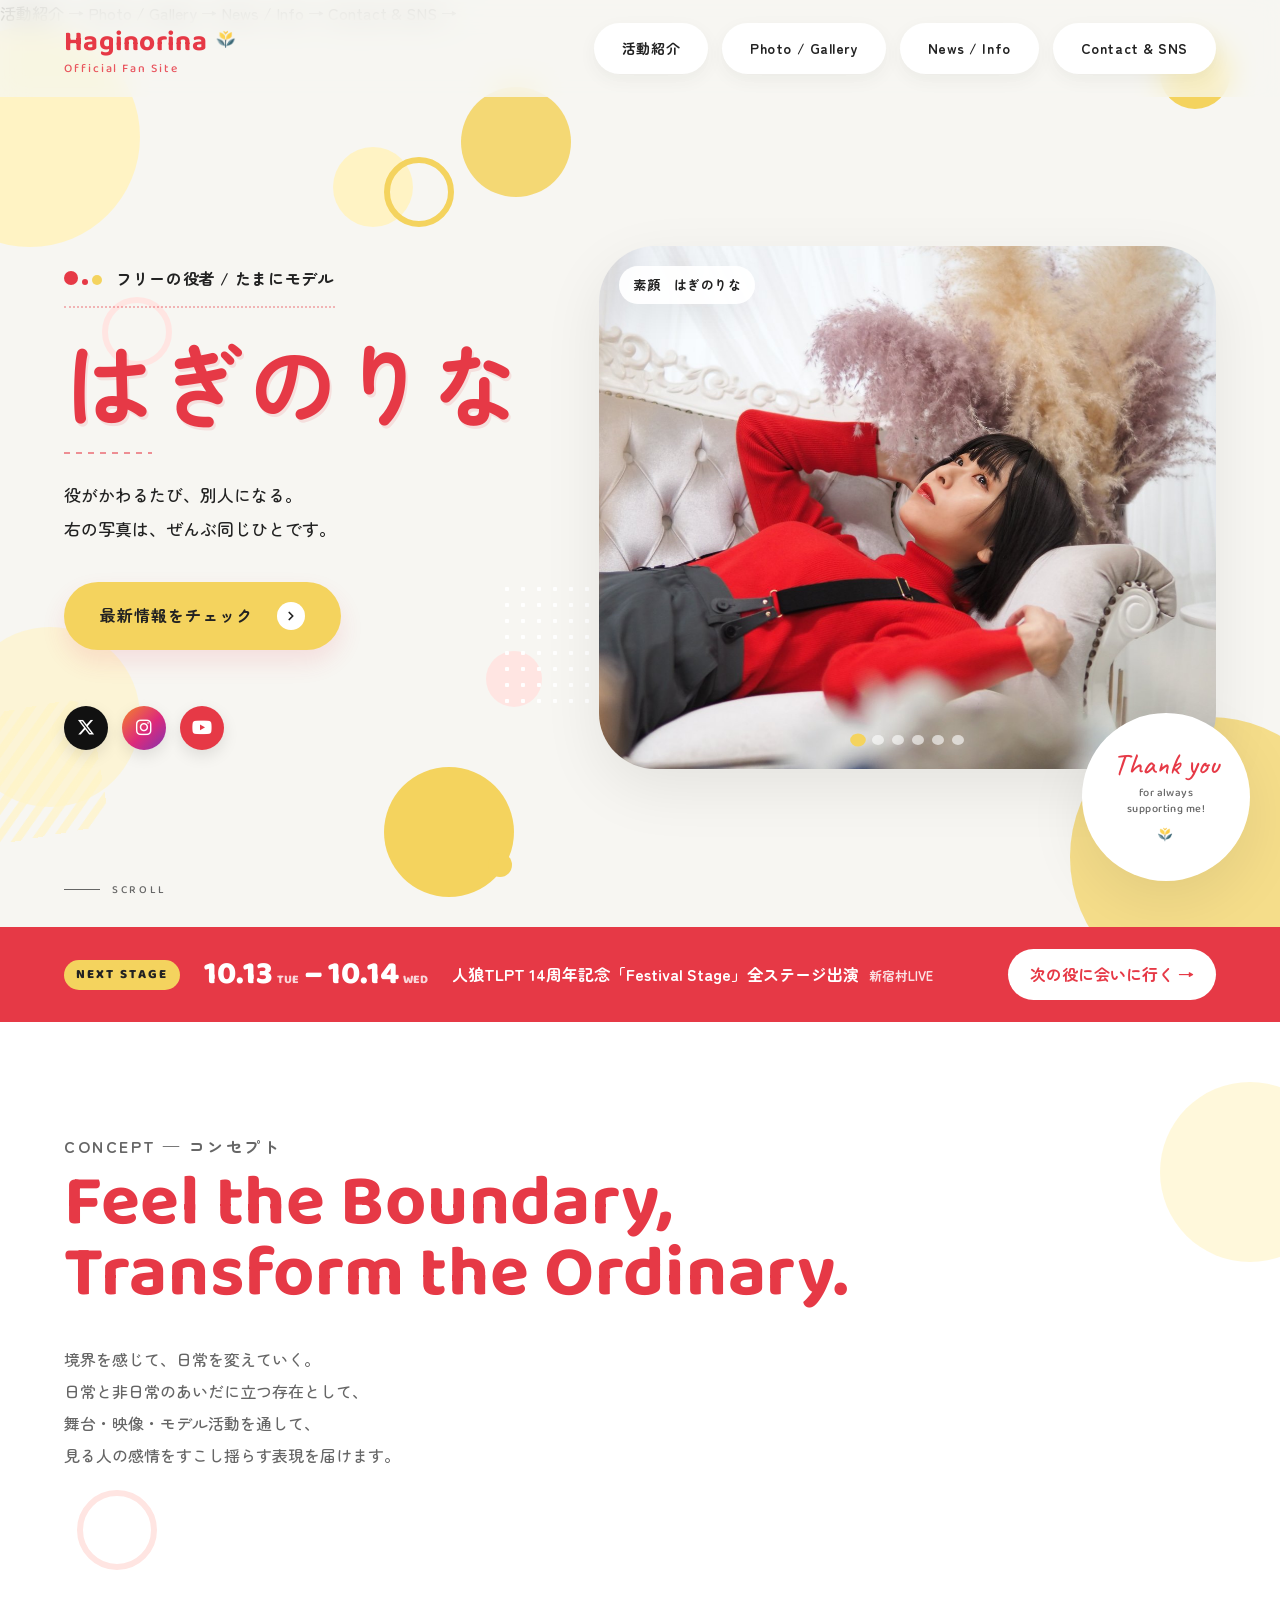
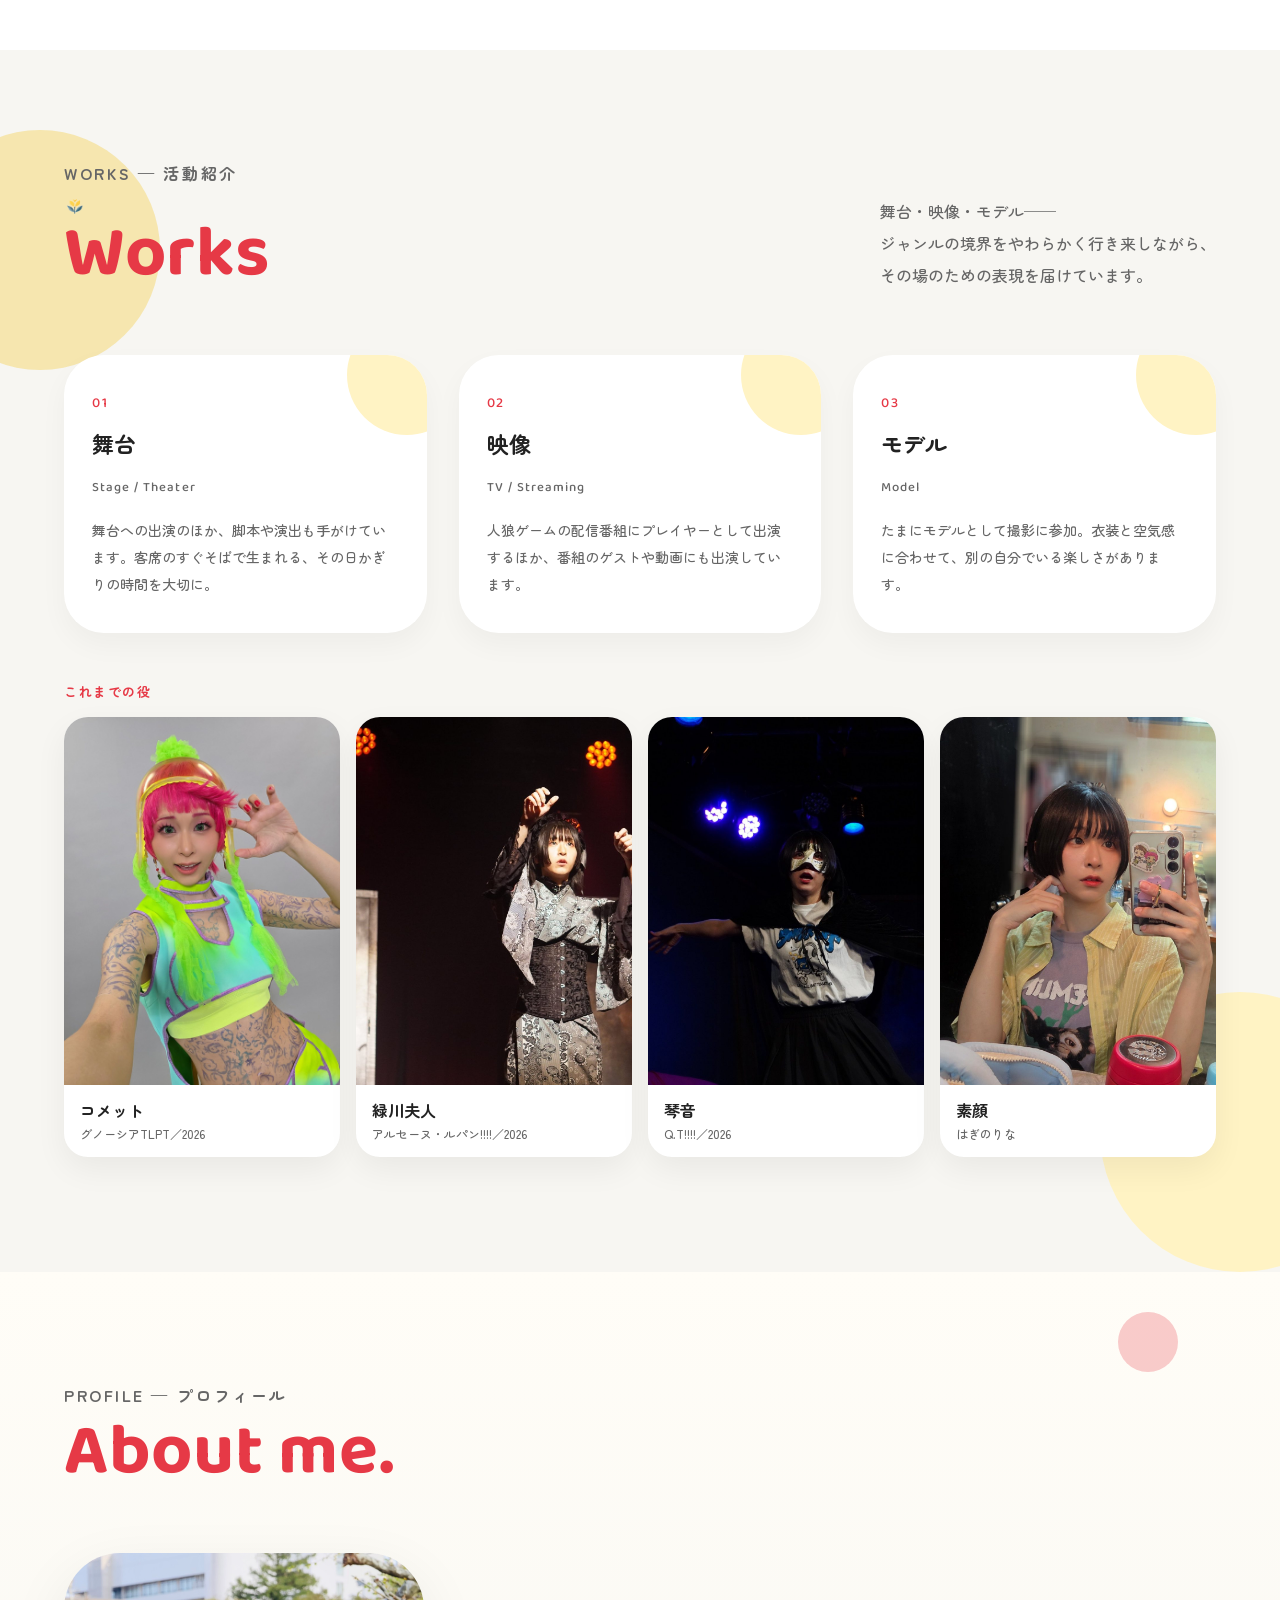
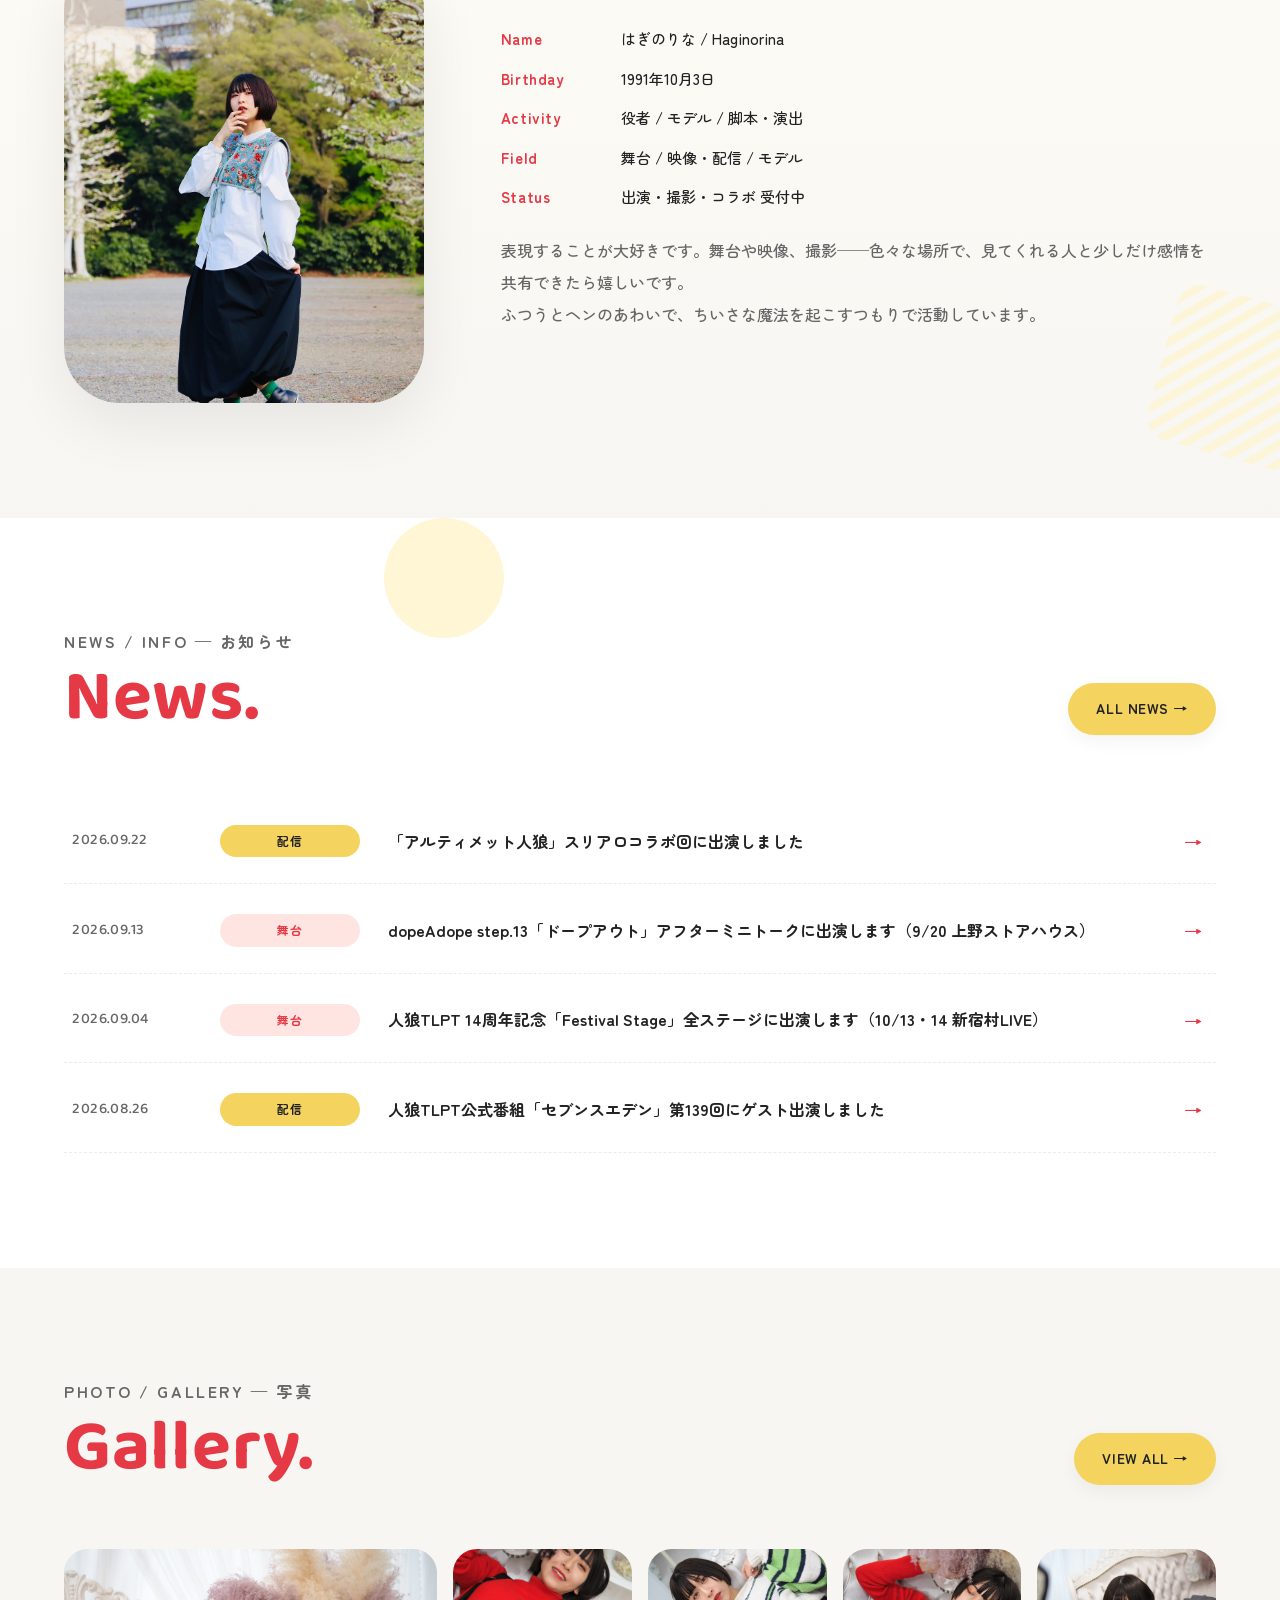
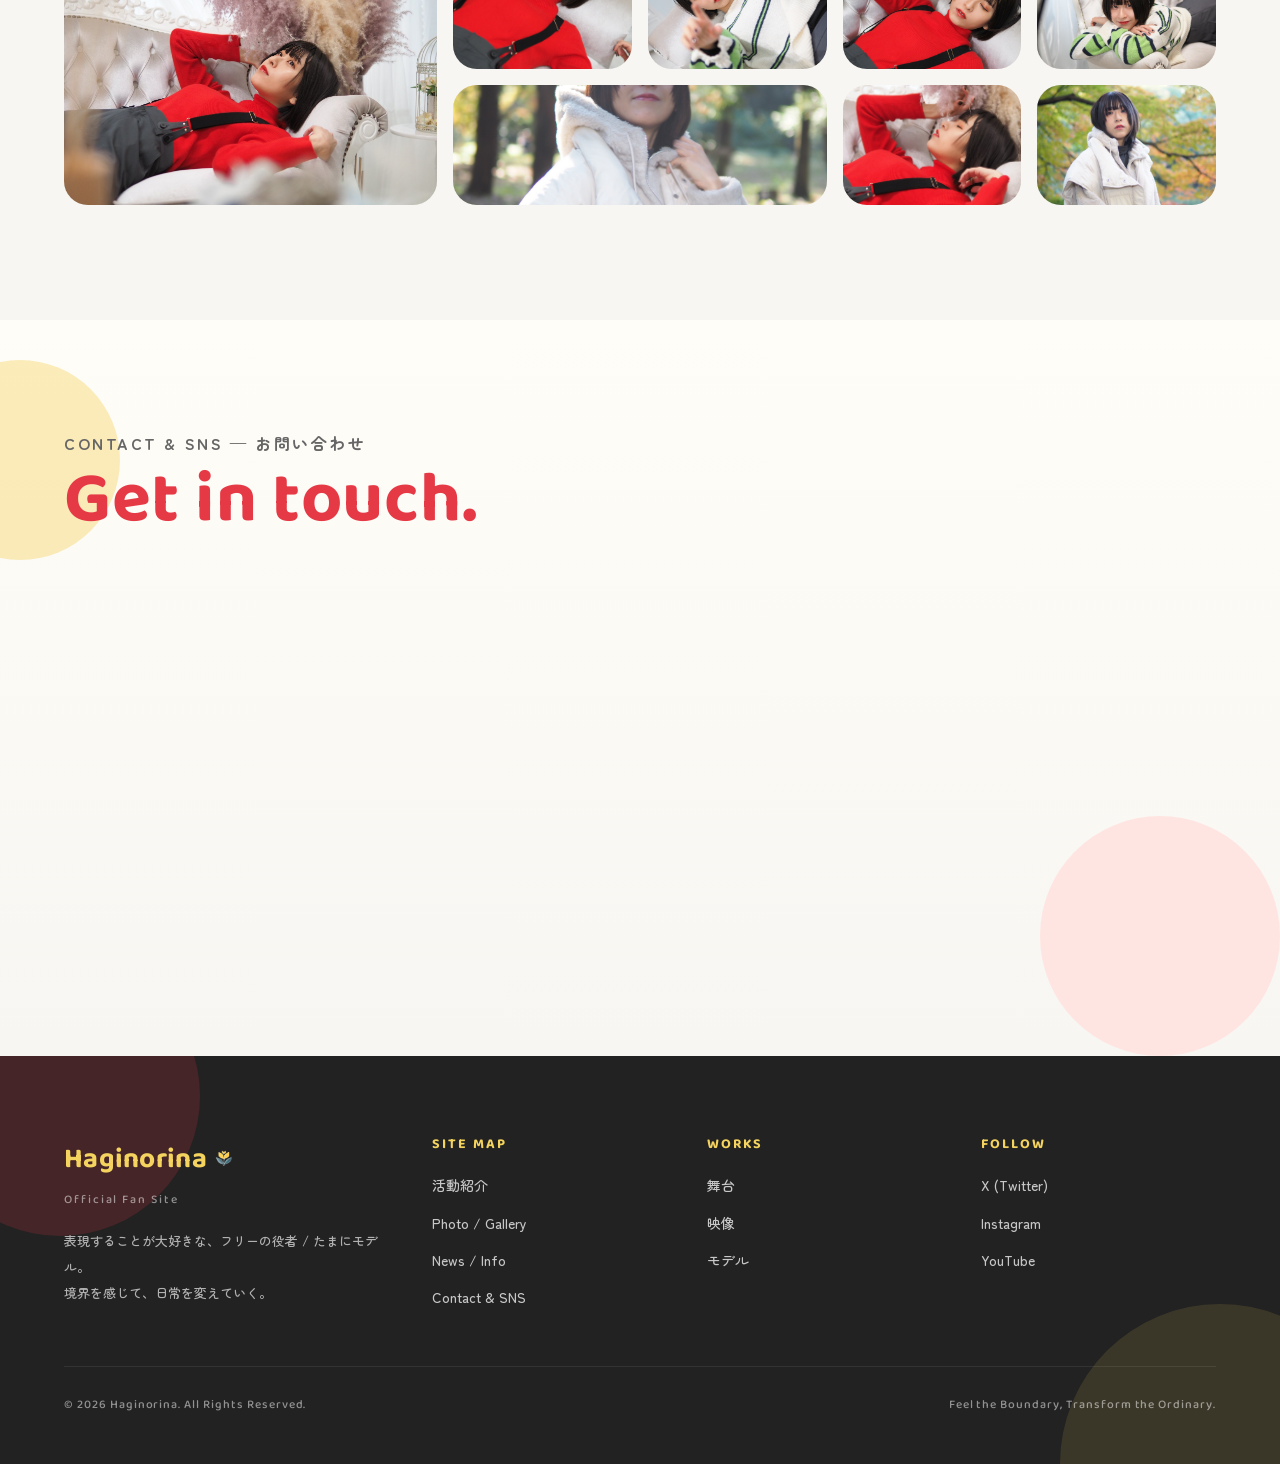
<file: proto/c-subtle.html>
<!doctype html>
<html lang="ja">
<head>
  <meta charset="utf-8" />
  <meta name="viewport" content="width=device-width,initial-scale=1" />
  <title>C 小さな手直し版｜はぎのりな 試作</title>
  <meta name="description" content="はぎのりな 公式ファンサイト。舞台・映像・モデル活動・写真・お知らせなどを発信します。" />
  <link rel="preconnect" href="https://fonts.googleapis.com">
  <link rel="preconnect" href="https://fonts.gstatic.com" crossorigin>
  <link href="https://fonts.googleapis.com/css2?family=Zen+Maru+Gothic:wght@400;500;700;900&family=Baloo+2:wght@500;600;700;800&family=Caveat:wght@500;700&display=swap" rel="stylesheet">
  <link rel="stylesheet" href="https://cdnjs.cloudflare.com/ajax/libs/font-awesome/6.5.1/css/all.min.css" integrity="sha512-DTOQO9RWCH3ppGqcWaEA1BIZOC6xxalwEsw9c2QQeAIftl+Vegovlnee1c9QX4TctnWMn13TZye+giMm8e2LwA==" crossorigin="anonymous" referrerpolicy="no-referrer" />
  <link rel="stylesheet" href="../assets/css/style.css" />

  <script>
  (function () {
    try {
      if (new URLSearchParams(location.search).has('loader')) {
        sessionStorage.removeItem('h_loaded');
        return;
      }
      if (sessionStorage.getItem('h_loaded')) document.documentElement.classList.add('no-loader');
    } catch (e) {}
  })();
  </script>
  <style>
  /* ---- C 小さな手直し版で足したもの（既存のトークンだけで組む） ---- */
  .hero-slide .slide-cap{position:absolute;left:20px;top:20px;z-index:2;background:rgba(255,255,255,.92);color:var(--color-text);font-size:13px;font-weight:700;padding:8px 14px;border-radius:var(--radius-pill);box-shadow:var(--shadow-soft);letter-spacing:.04em}
  .next-band{background:var(--color-red);color:var(--color-white);padding:22px var(--container-x)}
  .next-band-inner{max-width:var(--container-max);margin:0 auto;display:flex;align-items:center;gap:24px;flex-wrap:wrap}
  .next-label{font-family:var(--font-en);font-weight:800;letter-spacing:.16em;font-size:13px;background:var(--color-yellow);color:var(--color-text);padding:4px 12px;border-radius:var(--radius-pill)}
  .next-date{font-family:var(--font-en);font-weight:800;font-size:32px;line-height:1}
  .next-date small{font-size:12px;margin-left:4px;opacity:.8}
  .next-title{font-weight:700;flex:1;min-width:240px}
  .next-title em{font-style:normal;font-size:13px;opacity:.85;margin-left:10px}
  .next-btn{background:var(--color-white);color:var(--color-red);font-weight:700;padding:12px 22px;border-radius:var(--radius-pill);white-space:nowrap}
  .role-strip{margin-top:48px}
  .role-strip-label{font-weight:700;color:var(--color-red);letter-spacing:.12em;font-size:13px;margin-bottom:14px}
  .role-strip-row{display:grid;grid-template-columns:repeat(4,minmax(0,1fr));gap:16px}
  .role-strip figure{margin:0;background:var(--color-white);border-radius:var(--radius-md);overflow:hidden;box-shadow:var(--shadow-soft)}
  .role-strip img{width:100%;aspect-ratio:3/4;object-fit:cover}
  .role-strip figcaption{padding:12px 16px;font-weight:700}
  .role-strip figcaption small{display:block;font-weight:500;font-size:12px;color:var(--color-text-sub)}
  @media (max-width:767px){.role-strip-row{grid-template-columns:repeat(2,minmax(0,1fr))}.next-date{font-size:26px}}
  </style>
</head>
<body data-screen-label="Top">
<!-- SITE LOADER -->
<div class="site-loader" id="siteLoader" aria-hidden="true">
  <div class="buddy-wrap">
    <img class="buddy" src="../assets/icons/loader-buddy.png" alt="" />
    <div class="buddy-shadow"></div>
  </div>
  <div class="label" aria-label="Now Loading">
    <span>N</span><span>o</span><span>w</span><span>&nbsp;</span><span>L</span><span>o</span><span>a</span><span>d</span><span>i</span><span>n</span><span>g</span><span>.</span><span>.</span><span>.</span>
  </div>
</div>


<!-- ============ HEADER ============ -->
<header class="site-header">
  <a class="logo" href="../index.html" aria-label="Haginorina Official Fan Site">
    <div>
      <span class="logo-mark">
        Haginorina
        <img class="tulip" src="../assets/icons/tulip.png" alt="" aria-hidden="true" />
      </span>
      <span class="logo-sub">Official Fan Site</span>
    </div>
  </a>

  <nav class="main-nav" aria-label="グローバルナビゲーション">
    <a class="nav-pill is-active" href="#works" data-nav-link="works">活動紹介</a>
    <a class="nav-pill" href="../gallery.html">Photo / Gallery</a>
    <a class="nav-pill" href="../news.html">News / Info</a>
    <a class="nav-pill" href="../contact.html">Contact &amp; SNS</a>
  </nav>

  <button class="nav-toggle" aria-label="メニュー" aria-controls="mobileNav" aria-expanded="false">
    <span></span>
  </button>
</header>

<aside id="mobileNav" class="mobile-nav" aria-label="モバイルナビゲーション">
  <a href="#works">活動紹介 <span class="arrow">→</span></a>
  <a href="../gallery.html">Photo / Gallery <span class="arrow">→</span></a>
  <a href="../news.html">News / Info <span class="arrow">→</span></a>
  <a href="../contact.html">Contact &amp; SNS <span class="arrow">→</span></a>
</aside>

<!-- ============ HERO / FV ============ -->
<section class="hero" data-screen-label="01 FV" data-section="hero" aria-label="First View">

  <!-- Background decoration (aria-hidden) -->
  <span class="deco deco-circle hero-deco-1 float-soft" aria-hidden="true"></span>
  <span class="deco deco-circle hero-deco-2 float-medium" aria-hidden="true"></span>
  <span class="deco deco-circle hero-deco-3 float-soft" aria-hidden="true"></span>
  <span class="deco deco-ring hero-deco-4 float-medium" aria-hidden="true" style="border-color: var(--color-yellow);"></span>
  <span class="deco deco-circle hero-deco-5 float-soft" aria-hidden="true"></span>
  <span class="deco deco-circle hero-deco-6 float-fast" aria-hidden="true"></span>
  <span class="deco deco-circle hero-deco-7 float-medium" aria-hidden="true"></span>
  <span class="deco deco-circle hero-deco-8 float-soft" aria-hidden="true"></span>
  <span class="deco deco-circle hero-deco-9 float-medium" aria-hidden="true"></span>
  <span class="deco deco-circle hero-deco-10 float-soft" aria-hidden="true"></span>
  <span class="deco deco-circle hero-deco-11 float-fast" aria-hidden="true"></span>
  <span class="deco deco-ring hero-deco-12 float-medium" aria-hidden="true" style="border-color: var(--color-red-soft);"></span>
  <span class="deco deco-stripe hero-stripe-1 float-soft" aria-hidden="true"></span>
  <span class="deco hero-dot-grid float-medium" aria-hidden="true"></span>

  <!-- Left: copy -->
  <div class="hero-text">
    <div class="hero-eyebrow">
      <span class="dot-cluster">
        <span class="dot l"></span>
        <span class="dot s"></span>
        <span class="dot m"></span>
      </span>
      <span>フリーの役者&nbsp;/&nbsp;たまにモデル</span>
    </div>

    <h1 class="hero-title" data-split-chars>はぎのりな</h1>

    <div class="hero-divider" aria-hidden="true"></div>

    <p class="hero-lead reveal">
      役がかわるたび、別人になる。<br />
      右の写真は、ぜんぶ同じひとです。
    </p>

    <a class="hero-cta reveal" href="../news.html">
      <span>最新情報をチェック</span>
      <span class="arrow" aria-hidden="true">
        <svg viewBox="0 0 24 24" fill="none" stroke="#222" stroke-width="3" stroke-linecap="round" stroke-linejoin="round"><polyline points="9 6 15 12 9 18"/></svg>
      </span>
    </a>

    <div class="hero-sns reveal" aria-label="SNSリンク">
      <a class="sns-icon sns-x" href="https://x.com/rinasa__n" target="_blank" rel="noopener" aria-label="X (Twitter)"><i class="fa-brands fa-x-twitter" aria-hidden="true"></i></a>
      <a class="sns-icon sns-ig" href="https://www.instagram.com/haginori02/" target="_blank" rel="noopener" aria-label="Instagram"><i class="fa-brands fa-instagram" aria-hidden="true"></i></a>
      <a class="sns-icon sns-yt" href="#" aria-label="YouTube"><i class="fa-brands fa-youtube" aria-hidden="true"></i></a>
    </div>
  </div>

  <!-- Right: visual -->
  <div class="hero-visual-wrap">
    <div class="hero-visual">
      <div class="hero-slide is-active"><img src="../assets/images/hero-main-01.jpg" alt="はぎのりな" style="object-position: 60% 40%;" /><span class="slide-cap">素顔　はぎのりな</span></div>
      <div class="hero-slide"><img src="img/role-midorikawa.jpg" alt="緑川夫人役のはぎのりな" aria-hidden="true" style="object-position: center 25%;" /><span class="slide-cap">緑川夫人　イルカ団!!「アルセーヌ・ルパン!!!!」</span></div>
      <div class="hero-slide"><img src="../assets/images/hero-main-02.jpg" alt="はぎのりな" aria-hidden="true" style="object-position: 70% 35%;" /><span class="slide-cap">素顔　はぎのりな</span></div>
      <div class="hero-slide"><img src="../assets/images/x02.jpg" alt="コメット役のはぎのりな" aria-hidden="true" style="object-position: center 20%;" /><span class="slide-cap">コメット　「グノーシア ザ・ライブプレイングシアター」</span></div>
      <div class="hero-slide"><img src="../assets/images/hero-main-03.jpg" alt="はぎのりな" aria-hidden="true" style="object-position: center 30%;" /><span class="slide-cap">素顔　はぎのりな</span></div>
      <div class="hero-slide"><img src="img/role-kotone.jpg" alt="琴音役のはぎのりな" aria-hidden="true" style="object-position: center 30%;" /><span class="slide-cap">琴音　イルカ団!!「Q.T!!!!」</span></div>

      <div class="slide-indicator" aria-label="メインビジュアル切替">
        <button class="is-active" aria-label="1枚目"></button>
        <button aria-label="2枚目"></button>
        <button aria-label="3枚目"></button>
        <button aria-label="4枚目"></button>
        <button aria-label="5枚目"></button>
        <button aria-label="6枚目"></button>
      </div>
    </div>

    <div class="thank-you-badge" aria-hidden="true">
      <span class="script">Thank you</span>
      <span class="sub">for always<br>supporting me!</span>
      <img class="tulip" src="../assets/icons/tulip.png" alt="" />
    </div>
  </div>

  <div class="scroll-cue" aria-hidden="true">
    <span class="line"></span>
    <span>SCROLL</span>
  </div>
</section>

<!-- ============ NEXT STAGE（C で追加） ============ -->
<section class="next-band" aria-label="次の舞台">
  <div class="next-band-inner">
    <span class="next-label">NEXT STAGE</span>
    <span class="next-date">10.13<small>TUE</small> – 10.14<small>WED</small></span>
    <span class="next-title">人狼TLPT 14周年記念「Festival Stage」全ステージ出演<em>新宿村LIVE</em></span>
    <a class="next-btn" href="../news-single.html">次の役に会いに行く <span aria-hidden="true">→</span></a>
  </div>
</section>

<!-- ============ ABOUT / CONCEPT ============ -->
<section class="section section-bg-white" data-section="about" aria-label="コンセプト">
  <span class="deco deco-circle float-soft" aria-hidden="true" style="position:absolute;top:60px;right:-60px;width:180px;height:180px;background:var(--color-yellow-soft);opacity:.6;"></span>
  <span class="deco deco-ring float-medium" aria-hidden="true" style="position:absolute;bottom:80px;left:6%;width:80px;height:80px;border-color:var(--color-red-soft);"></span>

  <div class="section-inner reveal">
    <div class="section-head" style="align-items:flex-start;">
      <div>
        <h2 class="section-title">
          <span class="jp">CONCEPT — コンセプト</span>
          Feel the Boundary,<br>Transform the Ordinary.
        </h2>
      </div>
      <p class="section-lead">
        境界を感じて、日常を変えていく。<br>
        日常と非日常のあいだに立つ存在として、<br>
        舞台・映像・モデル活動を通して、<br>
        見る人の感情をすこし揺らす表現を届けます。
      </p>
    </div>
  </div>
</section>

<!-- ============ WORKS / 活動紹介 ============ -->
<section id="works" class="section section-bg-soft" data-section="works" aria-label="活動紹介">
  <span class="deco deco-circle float-medium" aria-hidden="true" style="position:absolute;top:80px;left:-80px;width:240px;height:240px;background:var(--color-yellow);opacity:.45;"></span>
  <span class="deco deco-circle float-soft" aria-hidden="true" style="position:absolute;bottom:0;right:-100px;width:280px;height:280px;background:var(--color-yellow-soft);"></span>

  <div class="section-inner">
    <div class="section-head reveal">
      <h2 class="section-title">
        <span class="jp">WORKS — 活動紹介</span>
        <img src="../assets/icons/tulip.png" class="tulip-small" alt="" />Works
      </h2>
      <p class="section-lead">
        舞台・映像・モデル──<br>
        ジャンルの境界をやわらかく行き来しながら、<br>
        その場のための表現を届けています。
      </p>
    </div>

    <div class="works-grid works-grid--3col">
      <article class="work-card reveal">
        <span class="work-num">01</span>
        <h3>舞台</h3>
        <span class="work-en">Stage / Theater</span>
        <p>舞台への出演のほか、脚本や演出も手がけています。客席のすぐそばで生まれる、その日かぎりの時間を大切に。</p>
      </article>
      <article class="work-card reveal" style="transition-delay:.08s">
        <span class="work-num">02</span>
        <h3>映像</h3>
        <span class="work-en">TV / Streaming</span>
        <p>人狼ゲームの配信番組にプレイヤーとして出演するほか、番組のゲストや動画にも出演しています。</p>
      </article>
      <article class="work-card reveal" style="transition-delay:.16s">
        <span class="work-num">03</span>
        <h3>モデル</h3>
        <span class="work-en">Model</span>
        <p>たまにモデルとして撮影に参加。衣装と空気感に合わせて、別の自分でいる楽しさがあります。</p>
      </article>
    </div>

    <div class="role-strip reveal" aria-label="これまでの役">
      <p class="role-strip-label">これまでの役</p>
      <div class="role-strip-row">
        <figure><img src="../assets/images/x02.jpg" alt="" style="object-position:center 20%"><figcaption>コメット<small>グノーシアTLPT／2026</small></figcaption></figure>
        <figure><img src="img/role-midorikawa.jpg" alt="" style="object-position:center 20%"><figcaption>緑川夫人<small>アルセーヌ・ルパン!!!!／2026</small></figcaption></figure>
        <figure><img src="img/role-kotone-stage.jpg" alt="" style="object-position:center 25%"><figcaption>琴音<small>Q.T!!!!／2026</small></figcaption></figure>
        <figure><img src="img/mirror-selfie.jpg" alt="" style="object-position:center 25%"><figcaption>素顔<small>はぎのりな</small></figcaption></figure>
      </div>
    </div>
  </div>
</section>

<!-- ============ PROFILE ============ -->
<section class="section section-bg-tint" data-section="profile" aria-label="プロフィール">
  <span class="deco deco-circle float-soft" aria-hidden="true" style="position:absolute;top:40px;right:8%;width:60px;height:60px;background:var(--color-red);opacity:.25;"></span>
  <span class="deco deco-stripe float-medium" aria-hidden="true" style="position:absolute;bottom:60px;right:-40px;width:160px;height:160px;transform:rotate(15deg);opacity:.6;"></span>

  <div class="section-inner">
    <div class="section-head reveal">
      <h2 class="section-title">
        <span class="jp">PROFILE — プロフィール</span>
        About me.
      </h2>
    </div>

    <div class="profile-band reveal">
      <div class="profile-photo">
        <img src="../assets/images/profile.jpg" alt="はぎのりな プロフィールフォト" style="position:absolute;inset:0;width:100%;height:100%;object-fit:cover;object-position:center 30%;" />
      </div>
      <div class="profile-info">
        <dl>
          <dt>Name</dt><dd>はぎのりな / Haginorina</dd>
          <dt>Birthday</dt><dd>1991年10月3日</dd>
          <dt>Activity</dt><dd>役者 / モデル / 脚本・演出</dd>
          <dt>Field</dt><dd>舞台 / 映像・配信 / モデル</dd>
          <dt>Status</dt><dd>出演・撮影・コラボ 受付中</dd>
        </dl>
        <p>
          表現することが大好きです。舞台や映像、撮影──色々な場所で、見てくれる人と少しだけ感情を共有できたら嬉しいです。<br>
          ふつうとヘンのあわいで、ちいさな魔法を起こすつもりで活動しています。
        </p>
      </div>
    </div>
  </div>
</section>

<!-- ============ NEWS preview ============ -->
<section class="section section-bg-white" data-section="news" aria-label="お知らせ">
  <span class="deco deco-circle float-medium" aria-hidden="true" style="position:absolute;top:0;left:30%;width:120px;height:120px;background:var(--color-yellow-soft);opacity:.7;"></span>

  <div class="section-inner">
    <div class="section-head reveal">
      <h2 class="section-title">
        <span class="jp">NEWS / INFO — お知らせ</span>
        News.
      </h2>
      <a class="nav-pill" href="../news.html" style="background:var(--color-yellow);">ALL NEWS →</a>
    </div>

    <div class="news-list reveal">
      <a class="news-item" href="../news.html">
        <span class="news-date">2026.09.22</span>
        <span class="news-tag tag-yel">配信</span>
        <span class="news-title">「アルティメット人狼」スリアロコラボ回に出演しました</span>
        <span class="news-arrow">→</span>
      </a>
      <a class="news-item" href="../news.html">
        <span class="news-date">2026.09.13</span>
        <span class="news-tag tag-red">舞台</span>
        <span class="news-title">dopeAdope step.13「ドープアウト」アフターミニトークに出演します（9/20 上野ストアハウス）</span>
        <span class="news-arrow">→</span>
      </a>
      <a class="news-item" href="../news.html">
        <span class="news-date">2026.09.04</span>
        <span class="news-tag tag-red">舞台</span>
        <span class="news-title">人狼TLPT 14周年記念「Festival Stage」全ステージに出演します（10/13・14 新宿村LIVE）</span>
        <span class="news-arrow">→</span>
      </a>
      <a class="news-item" href="../news.html">
        <span class="news-date">2026.08.26</span>
        <span class="news-tag tag-yel">配信</span>
        <span class="news-title">人狼TLPT公式番組「セブンスエデン」第139回にゲスト出演しました</span>
        <span class="news-arrow">→</span>
      </a>
    </div>
  </div>
</section>

<!-- ============ GALLERY preview ============ -->
<section class="section section-bg-soft" data-section="gallery" aria-label="ギャラリー">
  <div class="section-inner">
    <div class="section-head reveal">
      <h2 class="section-title">
        <span class="jp">PHOTO / GALLERY — 写真</span>
        Gallery.
      </h2>
      <a class="nav-pill" href="../gallery.html" style="background:var(--color-yellow);">VIEW ALL →</a>
    </div>

    <div class="gallery-grid reveal">
      <a class="gallery-item span-2x2" href="../gallery.html"><img src="../assets/images/g01.jpg" alt="" style="position:absolute;inset:0;width:100%;height:100%;object-fit:cover;"></a>
      <a class="gallery-item" href="../gallery.html"><img src="../assets/images/g04.jpg" alt="" style="position:absolute;inset:0;width:100%;height:100%;object-fit:cover;"></a>
      <a class="gallery-item" href="../gallery.html"><img src="../assets/images/g05.jpg" alt="" style="position:absolute;inset:0;width:100%;height:100%;object-fit:cover;"></a>
      <a class="gallery-item" href="../gallery.html"><img src="../assets/images/g03.jpg" alt="" style="position:absolute;inset:0;width:100%;height:100%;object-fit:cover;"></a>
      <a class="gallery-item" href="../gallery.html"><img src="../assets/images/g06.jpg" alt="" style="position:absolute;inset:0;width:100%;height:100%;object-fit:cover;"></a>
      <a class="gallery-item span-2x1" href="../gallery.html"><img src="../assets/images/g07.jpg" alt="" style="position:absolute;inset:0;width:100%;height:100%;object-fit:cover;"></a>
      <a class="gallery-item" href="../gallery.html"><img src="../assets/images/g02.jpg" alt="" style="position:absolute;inset:0;width:100%;height:100%;object-fit:cover;"></a>
      <a class="gallery-item" href="../gallery.html"><img src="../assets/images/g08.jpg" alt="" style="position:absolute;inset:0;width:100%;height:100%;object-fit:cover;"></a>
    </div>
  </div>
</section>

<!-- ============ CONTACT ============ -->
<section class="section section-bg-tint" data-section="contact" aria-label="コンタクト">
  <span class="deco deco-circle float-soft" aria-hidden="true" style="position:absolute;top:40px;left:-80px;width:200px;height:200px;background:var(--color-yellow);opacity:.4;"></span>
  <span class="deco deco-circle float-medium" aria-hidden="true" style="position:absolute;bottom:0;right:0;width:240px;height:240px;background:var(--color-red-soft);"></span>

  <div class="section-inner">
    <div class="section-head reveal">
      <h2 class="section-title">
        <span class="jp">CONTACT &amp; SNS — お問い合わせ</span>
        Get in touch.
      </h2>
    </div>

    <div class="contact-grid">
      <div class="contact-card reveal">
        <h3>お仕事のご依頼</h3>
        <p>
          舞台・映像・撮影・寄稿・コラボなど、表現に関わるご相談はフォームよりお気軽にお寄せください。<br>
          内容を確認のうえ、3〜7日以内にご返信いたします。
        </p>
        <a class="btn-primary" href="../contact.html">
          フォームを開く
          <span aria-hidden="true">→</span>
        </a>
      </div>

      <div class="sns-block reveal">
        <a class="sns-row" href="https://x.com/rinasa__n" target="_blank" rel="noopener">
          <span class="icon-wrap x"><i class="fa-brands fa-x-twitter" aria-hidden="true"></i></span>
          <span class="info"><span class="name">X (Twitter)</span><span class="handle">@rinasa__n</span></span>
          <span class="arrow">→</span>
        </a>
        <a class="sns-row" href="https://www.instagram.com/haginori02/" target="_blank" rel="noopener">
          <span class="icon-wrap ig"><i class="fa-brands fa-instagram" aria-hidden="true"></i></span>
          <span class="info"><span class="name">Instagram</span><span class="handle">@haginori02</span></span>
          <span class="arrow">→</span>
        </a>
        <a class="sns-row" href="#">
          <span class="icon-wrap yt"><i class="fa-brands fa-youtube" aria-hidden="true"></i></span>
          <span class="info"><span class="name">YouTube</span><span class="handle">準備中</span></span>
          <span class="arrow">→</span>
        </a>
      </div>
    </div>
  </div>
</section>

<!-- ============ FOOTER ============ -->
<footer class="site-footer">
  <span class="deco deco-circle" aria-hidden="true" style="position:absolute;top:-100px;left:-80px;width:280px;height:280px;"></span>
  <span class="deco deco-circle" aria-hidden="true" style="position:absolute;bottom:-160px;right:-100px;width:320px;height:320px;background:rgba(244,211,94,0.12);"></span>

  <div class="footer-grid">
    <div class="footer-brand">
      <span class="logo-mark">
        Haginorina
        <img class="tulip" src="../assets/icons/tulip.png" alt="" style="width:24px;height:24px;transform:translateY(4px);">
      </span>
      <span class="logo-sub">Official Fan Site</span>
      <p>表現することが大好きな、フリーの役者 / たまにモデル。<br>境界を感じて、日常を変えていく。</p>
    </div>
    <div class="footer-col">
      <h4>SITE MAP</h4>
      <ul>
        <li><a href="../index.html#works">活動紹介</a></li>
        <li><a href="../gallery.html">Photo / Gallery</a></li>
        <li><a href="../news.html">News / Info</a></li>
        <li><a href="../contact.html">Contact &amp; SNS</a></li>
      </ul>
    </div>
    <div class="footer-col">
      <h4>WORKS</h4>
      <ul>
        <li><a href="../index.html#works">舞台</a></li>
        <li><a href="../index.html#works">映像</a></li>
        <li><a href="../index.html#works">モデル</a></li>
      </ul>
    </div>
    <div class="footer-col">
      <h4>FOLLOW</h4>
      <ul>
        <li><a href="https://x.com/rinasa__n" target="_blank" rel="noopener">X (Twitter)</a></li>
        <li><a href="https://www.instagram.com/haginori02/" target="_blank" rel="noopener">Instagram</a></li>
        <li><a href="#">YouTube</a></li>
      </ul>
    </div>
  </div>
  <div class="footer-bottom">
    <span>© 2026 Haginorina. All Rights Reserved.</span>
    <span>Feel the Boundary, Transform the Ordinary.</span>
  </div>
</footer>

<script src="../assets/js/main.js"></script>
</body>
</html>
</file>
<file: assets/css/style.css>
/* =========================================================
   Haginorina Official Fan Site — Static Prototype
   ---------------------------------------------------------
   Design Tokens, Layout, Components, Animations
   ========================================================= */

/* ---------- 1. Design Tokens ---------- */
:root {
  /* Colors */
  --color-red: #E63946;
  --color-red-soft: #FFE5E2;
  --color-yellow: #F4D35E;
  --color-yellow-soft: #FFF3C4;
  --color-white: #FFFFFF;
  --color-bg: #F7F6F2;
  --color-text: #222222;
  --color-text-sub: #666666;
  --color-border: #EFEAE2;

  /* Radii */
  --radius-xs: 8px;
  --radius-sm: 16px;
  --radius-md: 24px;
  --radius-lg: 40px;
  --radius-xl: 56px;
  --radius-pill: 999px;

  /* Shadows */
  --shadow-soft: 0 12px 32px rgba(0, 0, 0, 0.06);
  --shadow-button: 0 12px 24px rgba(230, 57, 70, 0.12);
  --shadow-card: 0 20px 60px rgba(0, 0, 0, 0.08);

  /* Container */
  --container-x: clamp(40px, 5vw, 88px);
  --container-max: 1440px;

  /* Type */
  --font-jp: "Zen Maru Gothic", "UD丸ゴ_ラージ", "Rounded Mplus 1c", "Noto Sans JP", system-ui, sans-serif;
  --font-en: "Baloo 2", "Nunito", "Quicksand", system-ui, sans-serif;
  --font-script: "Caveat", "Pacifico", cursive;
}

/* ---------- 2. Reset ---------- */
*, *::before, *::after { box-sizing: border-box; }
html { scroll-behavior: smooth; }
body {
  margin: 0;
  font-family: var(--font-jp);
  font-weight: 500;
  color: var(--color-text);
  background: var(--color-bg);
  -webkit-font-smoothing: antialiased;
  text-rendering: optimizeLegibility;
  overflow-x: hidden;
  line-height: 1.7;
}
img { max-width: 100%; display: block; }
a { color: inherit; text-decoration: none; }
button { font-family: inherit; cursor: pointer; border: 0; background: none; }
h1, h2, h3, h4 { margin: 0; line-height: 1.25; font-weight: 700; }
p { margin: 0; }

/* ---------- 3. Header ---------- */
.site-header {
  position: fixed;
  inset: 0 0 auto 0;
  z-index: 50;
  display: flex;
  align-items: center;
  justify-content: space-between;
  gap: 24px;
  padding: 22px var(--container-x);
  background: rgba(247, 246, 242, 0.78);
  backdrop-filter: saturate(160%) blur(14px);
  -webkit-backdrop-filter: saturate(160%) blur(14px);
}

.logo {
  display: inline-flex;
  align-items: flex-end;
  gap: 8px;
  text-decoration: none;
  line-height: 1;
}
.logo-mark {
  font-family: var(--font-en);
  font-weight: 700;
  font-size: 28px;
  color: var(--color-red);
  letter-spacing: 0.01em;
  display: inline-flex;
  align-items: baseline;
  gap: 6px;
}
.logo-mark .tulip { width: 28px; height: 28px; transform: translateY(4px); }
.logo-sub {
  display: block;
  margin-top: 6px;
  font-family: var(--font-en);
  font-size: 12px;
  letter-spacing: 0.16em;
  color: var(--color-red);
  opacity: 0.85;
}

.main-nav { display: flex; align-items: center; gap: 14px; }
.nav-pill {
  display: inline-flex;
  align-items: center;
  justify-content: center;
  padding: 14px 28px;
  background: var(--color-white);
  color: var(--color-text);
  border-radius: var(--radius-pill);
  font-size: 14px;
  font-weight: 700;
  letter-spacing: 0.04em;
  box-shadow: 0 6px 18px rgba(0, 0, 0, 0.05);
  transition: transform .25s ease, box-shadow .25s ease, background .25s ease, color .25s ease;
}
.nav-pill:hover {
  transform: translateY(-2px);
  box-shadow: 0 10px 22px rgba(230, 57, 70, 0.12);
}
.nav-pill.is-active,
.nav-pill[aria-current="page"] {
  background: var(--color-yellow);
  color: var(--color-text);
  box-shadow: 0 8px 20px rgba(244, 211, 94, 0.45);
}

.nav-toggle { display: none; }

/* ---------- 4. Hero / First View ---------- */
.hero {
  position: relative;
  min-height: 100svh;
  padding: 140px var(--container-x) 80px;
  display: grid;
  grid-template-columns: minmax(0, 42%) minmax(0, 58%);
  gap: clamp(32px, 4vw, 72px);
  align-items: center;
  overflow: hidden;
  isolation: isolate;
}

.hero-text { position: relative; z-index: 3; max-width: 580px; }

.hero-eyebrow {
  display: inline-flex;
  align-items: center;
  gap: 14px;
  padding-bottom: 14px;
  border-bottom: 2px dotted rgba(230, 57, 70, 0.35);
  font-size: 16px;
  font-weight: 700;
  color: var(--color-text);
  letter-spacing: 0.04em;
}
.hero-eyebrow .dot-cluster { display: inline-flex; gap: 4px; align-items: flex-end; }
.hero-eyebrow .dot { display: inline-block; border-radius: 999px; background: var(--color-red); }
.hero-eyebrow .dot.s { width: 6px; height: 6px; }
.hero-eyebrow .dot.m { width: 10px; height: 10px; background: var(--color-yellow); }
.hero-eyebrow .dot.l { width: 14px; height: 14px; }

.hero-title {
  margin: 26px 0 18px;
  font-family: var(--font-jp);
  font-size: clamp(58px, 7vw, 112px);
  font-weight: 700;
  color: var(--color-red);
  letter-spacing: 0.02em;
  line-height: 1.05;
  text-shadow: 2px 3px 0 rgba(230, 57, 70, 0.12);
}
.hero-title .char {
  display: inline-block;
  opacity: 0;
  transform: translateY(18px);
  animation: charIn .7s cubic-bezier(.22,1,.36,1) forwards;
}
@keyframes charIn {
  to { opacity: 1; transform: translateY(0); }
}

.hero-divider {
  width: 88px; height: 2px;
  margin: 24px 0;
  background-image: linear-gradient(to right, rgba(230, 57, 70, 0.55) 0, rgba(230, 57, 70, 0.55) 6px, transparent 6px, transparent 12px);
  background-size: 12px 2px;
  background-repeat: repeat-x;
}

.hero-lead {
  font-size: 17px;
  line-height: 2;
  color: var(--color-text);
  margin-bottom: 36px;
}

.hero-cta {
  display: inline-flex;
  align-items: center;
  gap: 24px;
  padding: 20px 36px;
  border-radius: var(--radius-pill);
  background: var(--color-yellow);
  color: var(--color-text);
  font-weight: 700;
  font-size: 16px;
  letter-spacing: 0.06em;
  box-shadow: var(--shadow-button);
  transition: transform .3s ease, box-shadow .3s ease;
}
.hero-cta:hover {
  transform: translateY(-3px);
  box-shadow: 0 18px 36px rgba(230, 57, 70, 0.22);
}
.hero-cta .arrow {
  width: 28px; height: 28px;
  border-radius: 50%;
  background: var(--color-white);
  display: inline-flex; align-items: center; justify-content: center;
  transition: transform .3s ease;
}
.hero-cta:hover .arrow { transform: translateX(4px); }
.hero-cta .arrow svg { width: 14px; height: 14px; }

.hero-sns {
  display: flex;
  align-items: center;
  gap: 14px;
  margin-top: 56px;
}
.sns-icon {
  width: 44px; height: 44px;
  border-radius: 50%;
  background: var(--color-text);
  color: var(--color-white);
  display: inline-flex; align-items: center; justify-content: center;
  font-size: 18px;
  transition: transform .25s ease, background .25s ease, box-shadow .25s ease;
  box-shadow: 0 6px 16px rgba(0,0,0,0.10);
}
.sns-icon i { line-height: 1; }
.sns-icon:hover { transform: translateY(-3px); box-shadow: 0 10px 20px rgba(0,0,0,0.18); }
.sns-icon.sns-x  { background: #111; }
.sns-icon.sns-ig { background: linear-gradient(135deg, #f58529 0%, #dd2a7b 55%, #8134af 100%); }
.sns-icon.sns-yt { background: #E63946; } /* match tulip-red so it harmonises */

/* ---------- 5. Hero Visual ---------- */
.hero-visual-wrap {
  position: relative;
  z-index: 2;
  align-self: stretch;
  display: flex;
  align-items: center;
  justify-content: center;
}
.hero-visual {
  position: relative;
  width: 100%;
  aspect-ratio: 920/780;
  border-radius: var(--radius-xl);
  overflow: hidden;
  box-shadow: var(--shadow-card);
  isolation: isolate;
}
.hero-slide {
  position: absolute; inset: 0;
  opacity: 0;
  transition: opacity 1.8s ease-in-out;
}
.hero-slide.is-active { opacity: 1; }
.hero-slide img {
  width: 100%; height: 100%;
  object-fit: cover;
  object-position: center;
  transform: scale(1.02);
}
.hero-slide.is-active img {
  animation: slowZoom 8s ease-out forwards;
}
@keyframes slowZoom {
  from { transform: scale(1.02); }
  to   { transform: scale(1.08); }
}

.thank-you-badge {
  position: absolute;
  right: -34px;
  bottom: -34px;
  width: 168px; height: 168px;
  background: var(--color-white);
  border-radius: 50%;
  display: flex; flex-direction: column;
  align-items: center; justify-content: center;
  text-align: center;
  box-shadow: var(--shadow-card);
  z-index: 4;
  animation: bobble 6s ease-in-out infinite;
}
.thank-you-badge .script {
  font-family: var(--font-script);
  font-size: 30px;
  color: var(--color-red);
  line-height: 1;
  margin-bottom: 6px;
}
.thank-you-badge .sub {
  font-family: var(--font-en);
  font-size: 11px;
  color: var(--color-text-sub);
  line-height: 1.5;
  letter-spacing: 0.04em;
}
.thank-you-badge .tulip { width: 22px; height: 22px; margin-top: 6px; }

@keyframes bobble {
  0%, 100% { transform: translateY(0) rotate(-2deg); }
  50% { transform: translateY(-6px) rotate(2deg); }
}

.slide-indicator {
  position: absolute;
  bottom: 24px;
  left: 50%;
  transform: translateX(-50%);
  display: flex;
  gap: 8px;
  z-index: 4;
}
.slide-indicator button {
  width: 10px; height: 10px;
  border-radius: 50%;
  background: rgba(255,255,255,0.6);
  transition: background .25s ease, transform .25s ease;
}
.slide-indicator button.is-active { background: var(--color-yellow); transform: scale(1.3); }

/* ---------- 6. Decoration ---------- */
.deco { position: absolute; pointer-events: none; z-index: 1; }
.deco-circle {
  border-radius: 50%;
}
.deco-ring {
  border: 6px solid var(--color-yellow-soft);
  border-radius: 50%;
}
.deco-dots {
  background-image: radial-gradient(circle, rgba(255,255,255,0.95) 1.6px, transparent 2px);
  background-size: 14px 14px;
  background-position: 0 0;
  opacity: 0.9;
}
.deco-stripe {
  background: repeating-linear-gradient(
    -45deg,
    var(--color-yellow-soft) 0 8px,
    transparent 8px 16px
  );
  border-radius: var(--radius-md);
}

/* Floating decoration: combine ambient float (CSS var) with mouse-avoid offset
   The wrapper .deco gets translated by JS via --avoid-x / --avoid-y; the
   inner animation runs on a child pseudo via CSS variable composition. */
.deco {
  --avoid-x: 0px;
  --avoid-y: 0px;
  translate: var(--avoid-x) var(--avoid-y);
  transition: translate 1.4s cubic-bezier(.22,1,.36,1);
  will-change: translate;
}
.float-soft, .float-medium, .float-fast {
  animation-name: floatSoft;
  animation-iteration-count: infinite;
  animation-timing-function: ease-in-out;
}
.float-soft { animation-duration: 9s; }
.float-medium { animation-duration: 7s; }
.float-fast { animation-duration: 5s; }

@keyframes floatSoft {
  0%, 100% {
    translate: var(--avoid-x) var(--avoid-y);
  }
  50% {
    translate: calc(var(--avoid-x) + 6px) calc(var(--avoid-y) - 12px);
  }
}

/* Ripple: a single layer placed at click point, scales & fades */
.ripple {
  position: fixed;
  pointer-events: none;
  border-radius: 50%;
  border: 2px solid rgba(230, 57, 70, 0.55);
  background: radial-gradient(circle, rgba(244, 211, 94, 0.35) 0%, rgba(244, 211, 94, 0) 60%);
  transform: translate(-50%, -50%) scale(0);
  z-index: 9999;
  animation: rippleOut .9s cubic-bezier(.22,1,.36,1) forwards;
}
.ripple.ring-2 {
  border-color: rgba(244, 211, 94, 0.7);
  background: none;
  animation-duration: 1.1s;
  animation-delay: .08s;
}
@keyframes rippleOut {
  0%   { transform: translate(-50%, -50%) scale(0); opacity: .9; }
  60%  { opacity: .6; }
  100% { transform: translate(-50%, -50%) scale(1); opacity: 0; }
}

/* Hero deco positions */
.hero-deco-1 { top: 0; left: -80px; width: 220px; height: 220px; background: var(--color-yellow-soft); }
.hero-deco-2 { top: 60px; left: 36%; width: 110px; height: 110px; background: var(--color-yellow); opacity: 0.85; }
.hero-deco-3 { top: 120px; left: 26%; width: 80px; height: 80px; background: var(--color-yellow-soft); }
.hero-deco-4 { top: 130px; left: 30%; width: 70px; height: 70px; }
.hero-deco-5 { bottom: 120px; left: -40px; width: 180px; height: 180px; background: var(--color-yellow-soft); opacity: 0.6; }
.hero-deco-6 { bottom: 220px; left: 38%; width: 56px; height: 56px; background: var(--color-red-soft); }
.hero-deco-7 { bottom: 100px; left: 36%; width: 36px; height: 36px; background: var(--color-red); }
.hero-deco-8 { bottom: 30px; left: 30%; width: 130px; height: 130px; background: var(--color-yellow); }
.hero-deco-9 { top: 12px; right: 50px; width: 70px; height: 70px; background: var(--color-yellow); }
.hero-deco-10 { bottom: -70px; right: -70px; width: 280px; height: 280px; background: var(--color-yellow); opacity: 0.7; }
.hero-deco-11 { bottom: 50px; right: 60%; width: 24px; height: 24px; background: var(--color-yellow); }
.hero-deco-12 { top: 30%; left: 8%; width: 70px; height: 70px; }

.hero-dot-grid {
  width: 130px; height: 130px;
  background-image: radial-gradient(circle, var(--color-white) 2px, transparent 2.5px);
  background-size: 16px 16px;
  bottom: 24%; left: 39%;
  opacity: 0.95;
}
.hero-stripe-1 { width: 130px; height: 130px; bottom: 10%; left: -30px; transform: rotate(-10deg); opacity: 0.7; }

/* ---------- 7. Content sections ---------- */
.section {
  position: relative;
  padding: clamp(80px, 9vw, 140px) var(--container-x);
  overflow: hidden;
}
.section-inner { max-width: var(--container-max); margin: 0 auto; position: relative; z-index: 2; }
.section-bg-soft { background: var(--color-bg); }
.section-bg-white { background: var(--color-white); }
.section-bg-tint { background: linear-gradient(180deg, #FFFDF7 0%, var(--color-bg) 100%); }

.section-head {
  display: flex;
  align-items: flex-end;
  justify-content: space-between;
  gap: 32px;
  flex-wrap: wrap;
  margin-bottom: clamp(40px, 5vw, 72px);
}
.section-title {
  font-family: var(--font-en);
  font-size: clamp(48px, 5.6vw, 84px);
  font-weight: 700;
  color: var(--color-red);
  letter-spacing: 0.01em;
  line-height: 1;
}
.section-title .jp {
  display: block;
  font-family: var(--font-jp);
  font-size: 16px;
  letter-spacing: 0.16em;
  color: var(--color-text-sub);
  margin-bottom: 14px;
  font-weight: 700;
}
.section-title .tulip-small { width: 24px; height: 24px; vertical-align: -2px; margin-right: 8px; }

.section-lead { max-width: 460px; font-size: 16px; color: var(--color-text-sub); line-height: 2; }

/* About / Activities */
.works-grid {
  display: grid;
  grid-template-columns: repeat(4, 1fr);
  gap: 24px;
}
/* 活動が3つのとき用（トップ・works.html）。タブレット以下は下記メディアクエリで 1 列 */
.works-grid--3col {
  grid-template-columns: repeat(3, minmax(0, 1fr));
  gap: 32px;
}
.work-card {
  position: relative;
  padding: 32px 28px 36px;
  background: var(--color-white);
  border-radius: var(--radius-lg);
  box-shadow: 0 12px 28px rgba(0,0,0,0.04);
  transition: transform .35s cubic-bezier(.22,1,.36,1), box-shadow .35s ease;
  overflow: hidden;
}
.work-card::before {
  content: "";
  position: absolute;
  top: -40px; right: -40px;
  width: 120px; height: 120px;
  border-radius: 50%;
  background: var(--color-yellow-soft);
  transition: transform .5s ease;
  z-index: 0;
}
.work-card:hover { transform: translateY(-6px); box-shadow: 0 20px 40px rgba(230,57,70,0.10); }
.work-card:hover::before { transform: scale(1.5); }
.work-card .work-num {
  position: relative; z-index: 1;
  font-family: var(--font-en);
  font-size: 14px;
  color: var(--color-red);
  letter-spacing: 0.12em;
}
.work-card h3 {
  position: relative; z-index: 1;
  font-size: 22px;
  margin: 14px 0 14px;
  color: var(--color-text);
}
.work-card .work-en {
  position: relative; z-index: 1;
  font-family: var(--font-en);
  font-size: 13px;
  color: var(--color-text-sub);
  letter-spacing: 0.08em;
}
.work-card p {
  position: relative; z-index: 1;
  margin-top: 18px;
  font-size: 14px; line-height: 1.9;
  color: var(--color-text-sub);
}
/* works.html の「主な出演作」見出しと一覧 */
.work-card .work-list-label {
  margin-top: 28px;
  font-size: 12px; font-weight: 700;
  letter-spacing: 0.12em;
  color: var(--color-red);
}
.work-list {
  position: relative; z-index: 1;
  margin: 8px 0 0; padding-left: 1.2em;
  font-size: 14px; line-height: 2;
  color: var(--color-text-sub);
}

/* Profile band */
.profile-band {
  display: grid;
  grid-template-columns: minmax(260px, 360px) 1fr;
  gap: clamp(40px, 6vw, 88px);
  align-items: center;
}
.profile-photo {
  aspect-ratio: 4/5;
  border-radius: var(--radius-xl);
  overflow: hidden;
  position: relative;
  box-shadow: var(--shadow-card);
}
.profile-photo .placeholder {
  position: absolute; inset: 0;
  background:
    repeating-linear-gradient(45deg, rgba(230,57,70,0.06) 0 12px, transparent 12px 24px),
    linear-gradient(135deg, var(--color-red-soft), var(--color-yellow-soft));
  display: flex; align-items: center; justify-content: center;
  color: var(--color-red);
  font-family: var(--font-en);
  font-size: 13px;
  letter-spacing: 0.18em;
}
.profile-info dl { display: grid; grid-template-columns: 120px 1fr; row-gap: 14px; margin: 0; font-size: 15px; }
.profile-info dt { color: var(--color-red); font-weight: 700; letter-spacing: 0.04em; }
.profile-info dd { margin: 0; color: var(--color-text); }
.profile-info p { color: var(--color-text-sub); line-height: 2; margin-top: 24px; }

/* Gallery */
.gallery-grid {
  display: grid;
  grid-template-columns: repeat(6, 1fr);
  grid-auto-rows: 120px;
  gap: 16px;
}
.gallery-item {
  position: relative;
  border-radius: var(--radius-md);
  overflow: hidden;
  background: var(--color-border);
  transition: transform .35s ease;
}
.gallery-item:hover { transform: scale(1.02); }
.gallery-item .ph {
  position: absolute; inset: 0;
  background: linear-gradient(135deg, var(--color-red-soft), var(--color-yellow-soft));
}
.gallery-item.ph-red .ph { background: linear-gradient(135deg, #FFD3CE, #FFE5E2); }
.gallery-item.ph-yel .ph { background: linear-gradient(135deg, #FFEEA9, #FFF3C4); }
.gallery-item.ph-mix .ph { background: linear-gradient(135deg, #FFE5E2 0%, #FFF3C4 100%); }
.gallery-item .ph::after {
  content: attr(data-label);
  position: absolute; inset: 0;
  display: flex; align-items: center; justify-content: center;
  font-family: var(--font-en); font-size: 12px; letter-spacing: 0.18em;
  color: rgba(230,57,70,0.55);
}
.gallery-item.span-2x2 { grid-column: span 2; grid-row: span 2; }
.gallery-item.span-2x1 { grid-column: span 2; }
.gallery-item.span-1x2 { grid-row: span 2; }

/* News */
.news-list { display: flex; flex-direction: column; gap: 4px; }
.news-item {
  display: grid;
  grid-template-columns: 120px 140px 1fr 24px;
  gap: 28px;
  align-items: center;
  padding: 26px 8px;
  border-bottom: 1px dashed var(--color-border);
  transition: background .25s ease, padding-left .25s ease;
}
.news-item:hover { background: rgba(255,243,196,0.4); padding-left: 24px; }
.news-date { font-family: var(--font-en); font-size: 15px; color: var(--color-text-sub); letter-spacing: 0.04em; }
.news-tag {
  display: inline-flex; align-items: center; justify-content: center;
  padding: 6px 14px;
  border-radius: var(--radius-pill);
  font-size: 12px; font-weight: 700;
  background: var(--color-yellow-soft); color: var(--color-text);
  letter-spacing: 0.06em;
}
.news-tag.tag-red { background: var(--color-red-soft); color: var(--color-red); }
.news-tag.tag-yel { background: var(--color-yellow); }
.news-title { font-size: 16px; font-weight: 700; }
.news-arrow { color: var(--color-red); font-size: 18px; transition: transform .25s ease; }
.news-item:hover .news-arrow { transform: translateX(4px); }

/* Contact / SNS section */
.contact-grid {
  display: grid;
  grid-template-columns: 1.1fr 1fr;
  gap: clamp(40px, 6vw, 80px);
  align-items: center;
}
.contact-card {
  position: relative;
  padding: clamp(40px, 4vw, 64px);
  background: var(--color-white);
  border-radius: var(--radius-xl);
  box-shadow: var(--shadow-card);
}
.contact-card h3 { font-size: 26px; margin-bottom: 18px; color: var(--color-red); font-family: var(--font-en); }
.contact-card p { color: var(--color-text-sub); margin-bottom: 28px; line-height: 2; }
.contact-card .btn-primary {
  display: inline-flex; align-items: center; gap: 16px;
  padding: 18px 32px;
  background: var(--color-red);
  color: var(--color-white);
  border-radius: var(--radius-pill);
  font-weight: 700;
  box-shadow: var(--shadow-button);
  transition: transform .25s ease, box-shadow .25s ease;
}
.contact-card .btn-primary:hover { transform: translateY(-3px); box-shadow: 0 18px 36px rgba(230,57,70,0.28); }

.sns-block { display: flex; flex-direction: column; gap: 16px; }
.sns-row {
  display: flex; align-items: center; gap: 20px;
  padding: 22px 28px;
  background: var(--color-white);
  border-radius: var(--radius-lg);
  transition: transform .25s ease, box-shadow .25s ease;
  box-shadow: 0 8px 22px rgba(0,0,0,0.04);
}
.sns-row:hover { transform: translateX(6px); box-shadow: 0 16px 28px rgba(230,57,70,0.10); }
.sns-row .icon-wrap {
  width: 52px; height: 52px; border-radius: 50%;
  background: var(--color-text); color: var(--color-white);
  display: inline-flex; align-items: center; justify-content: center;
  font-size: 22px;
  flex-shrink: 0;
}
.sns-row .icon-wrap i { line-height: 1; }
.sns-row .icon-wrap.x { background: #111; }
.sns-row .icon-wrap.ig { background: linear-gradient(135deg, #f58529 0%, #dd2a7b 55%, #8134af 100%); }
.sns-row .icon-wrap.yt { background: #E63946; }
.sns-row .icon-wrap svg { width: 22px; height: 22px; fill: currentColor; color: #fff; }
.sns-row .info .name { font-weight: 700; font-size: 16px; }
.sns-row .info .handle { font-family: var(--font-en); font-size: 13px; color: var(--color-text-sub); }
.sns-row .arrow { margin-left: auto; color: var(--color-red); font-size: 18px; }

/* ---------- 8. Footer ---------- */
.site-footer {
  position: relative;
  padding: 80px var(--container-x) 48px;
  background: var(--color-text);
  color: var(--color-white);
  overflow: hidden;
}
.site-footer .deco-circle { background: rgba(230,57,70,0.18); }
.footer-grid {
  position: relative; z-index: 2;
  display: grid;
  grid-template-columns: 1.4fr 1fr 1fr 1fr;
  gap: 40px;
  margin-bottom: 56px;
}
.footer-brand .logo-mark { color: var(--color-yellow); }
.footer-brand .logo-sub { color: rgba(255,255,255,0.6); }
.footer-brand p { color: rgba(255,255,255,0.65); font-size: 13px; line-height: 2; margin-top: 18px; max-width: 320px; }
.footer-col h4 { font-family: var(--font-en); color: var(--color-yellow); font-size: 14px; letter-spacing: 0.14em; margin-bottom: 18px; }
.footer-col ul { list-style: none; padding: 0; margin: 0; display: flex; flex-direction: column; gap: 10px; }
.footer-col a { color: rgba(255,255,255,0.75); font-size: 14px; transition: color .25s ease; }
.footer-col a:hover { color: var(--color-yellow); }
.footer-bottom {
  position: relative; z-index: 2;
  padding-top: 28px;
  border-top: 1px solid rgba(255,255,255,0.08);
  display: flex; justify-content: space-between; flex-wrap: wrap; gap: 16px;
  font-family: var(--font-en); font-size: 12px; color: rgba(255,255,255,0.5); letter-spacing: 0.08em;
}

/* ---------- 9. Scroll cue ---------- */
.scroll-cue {
  position: absolute;
  left: var(--container-x);
  bottom: 28px;
  display: inline-flex; align-items: center; gap: 12px;
  font-family: var(--font-en);
  font-size: 11px;
  color: var(--color-text-sub);
  letter-spacing: 0.24em;
  z-index: 5;
}
.scroll-cue .line {
  width: 36px; height: 1px; background: var(--color-text-sub);
  position: relative; overflow: hidden;
}
.scroll-cue .line::before {
  content: ""; position: absolute; inset: 0;
  background: var(--color-red);
  transform: translateX(-100%);
  animation: scrollLine 2.4s ease-in-out infinite;
}
@keyframes scrollLine {
  0% { transform: translateX(-100%); }
  50% { transform: translateX(0); }
  100% { transform: translateX(100%); }
}

/* ---------- 10. Reveal animation ---------- */
.reveal {
  opacity: 0;
  transform: translateY(24px);
  transition: opacity .9s cubic-bezier(.22,1,.36,1), transform .9s cubic-bezier(.22,1,.36,1);
}
.reveal.is-in { opacity: 1; transform: translateY(0); }

/* ---------- 11. Page Hero (sub pages) ---------- */
.page-hero {
  position: relative;
  padding: 180px var(--container-x) 80px;
  overflow: hidden;
}
.page-hero-inner {
  max-width: var(--container-max);
  margin: 0 auto;
  position: relative;
  z-index: 2;
  display: grid;
  grid-template-columns: minmax(0, 1.1fr) minmax(0, 1fr);
  gap: clamp(32px, 5vw, 88px);
  align-items: center;
}
.page-hero-text { min-width: 0; }
.page-hero h1 {
  font-family: var(--font-en);
  font-size: clamp(56px, 7vw, 104px);
  color: var(--color-red);
  letter-spacing: 0.01em;
}
.page-hero h1 .jp {
  display: block;
  font-family: var(--font-jp);
  font-size: 16px;
  color: var(--color-text-sub);
  letter-spacing: 0.16em;
  margin-bottom: 12px;
}
.page-hero p { margin-top: 18px; color: var(--color-text-sub); max-width: 540px; line-height: 2; }
.breadcrumb { font-family: var(--font-en); font-size: 12px; color: var(--color-text-sub); letter-spacing: 0.12em; margin-bottom: 18px; }
.breadcrumb a { color: var(--color-red); }

.page-hero-photo {
  position: relative;
  width: 100%;
  aspect-ratio: 5/4;
  border-radius: var(--radius-xl);
  overflow: hidden;
  box-shadow: var(--shadow-card);
  isolation: isolate;
}
.page-hero-photo img {
  position: absolute; inset: 0;
  width: 100%; height: 100%;
  object-fit: cover;
}
.page-hero-photo::after {
  content: "";
  position: absolute; inset: 0;
  background: linear-gradient(135deg, rgba(244,211,94,0) 60%, rgba(244,211,94,0.12) 100%);
  pointer-events: none;
}

@media (max-width: 1023px) {
  .page-hero-inner { grid-template-columns: 1fr; }
  .page-hero-photo { aspect-ratio: 16/10; max-height: 320px; order: 2; }
  .page-hero-text { order: 1; }
}

/* ---------- 13. Lightbox (gallery modal) ---------- */
.lightbox {
  position: fixed; inset: 0; z-index: 200;
  display: none;
  align-items: center; justify-content: center;
  padding: 60px clamp(24px, 6vw, 88px);
  background: rgba(34, 34, 34, 0.78);
  backdrop-filter: blur(14px) saturate(140%);
  -webkit-backdrop-filter: blur(14px) saturate(140%);
  opacity: 0;
  transition: opacity .35s ease;
}
.lightbox.is-open { display: flex; opacity: 1; }

.lightbox-stage {
  position: relative;
  max-width: min(1200px, 100%);
  max-height: 100%;
  display: flex; align-items: center; justify-content: center;
  transform: scale(.96);
  opacity: 0;
  transition: transform .45s cubic-bezier(.22,1,.36,1), opacity .35s ease;
}
.lightbox.is-open .lightbox-stage {
  transform: scale(1);
  opacity: 1;
}

.lightbox-img {
  max-width: 100%;
  max-height: 85vh;
  display: block;
  border-radius: var(--radius-lg);
  box-shadow: 0 30px 80px rgba(0,0,0,0.5);
  object-fit: contain;
  background: #1a1a1a;
}

.lightbox-caption {
  position: absolute;
  left: 50%;
  bottom: -42px;
  transform: translateX(-50%);
  color: rgba(255,255,255,0.85);
  font-family: var(--font-en);
  font-size: 13px;
  letter-spacing: 0.16em;
  white-space: nowrap;
}

/* Round control buttons */
.lb-btn {
  position: absolute;
  width: 52px; height: 52px;
  border-radius: 50%;
  background: rgba(255,255,255,0.92);
  color: var(--color-text);
  display: inline-flex; align-items: center; justify-content: center;
  font-size: 20px;
  border: 0; cursor: pointer;
  box-shadow: 0 10px 30px rgba(0,0,0,0.25);
  transition: transform .25s ease, background .25s ease;
  z-index: 5;
}
.lb-btn:hover { transform: scale(1.08); background: var(--color-yellow); }
.lb-btn:focus { outline: 2px solid var(--color-yellow); outline-offset: 3px; }

.lb-close {
  top: 24px; right: 24px;
  position: fixed;
}
.lb-prev { left: clamp(12px, 3vw, 40px); top: 50%; transform: translateY(-50%); }
.lb-next { right: clamp(12px, 3vw, 40px); top: 50%; transform: translateY(-50%); }
.lb-prev:hover, .lb-next:hover { transform: translateY(-50%) scale(1.08); background: var(--color-yellow); }

/* gallery items: hover lift everywhere; zoom-in cursor only when lightbox is active */
[data-lightbox] .gallery-item { cursor: zoom-in; }
.gallery-item:hover img { transform: scale(1.04); }
.gallery-item img { transition: transform .5s cubic-bezier(.22,1,.36,1); }

.lb-counter {
  position: fixed;
  top: 32px; left: 50%;
  transform: translateX(-50%);
  color: rgba(255,255,255,0.7);
  font-family: var(--font-en);
  font-size: 13px;
  letter-spacing: 0.16em;
}

@media (max-width: 767px) {
  .lightbox { padding: 24px 16px; }
  .lb-btn { width: 44px; height: 44px; font-size: 16px; }
  .lb-close { top: 14px; right: 14px; }
  .lb-prev { left: 8px; }
  .lb-next { right: 8px; }
  .lb-counter { top: 20px; font-size: 11px; }
  .lightbox-img { max-height: 75vh; }
  .lightbox-caption { bottom: -32px; font-size: 11px; }
}

/* ---------- 15. News page extras (category tabs, pagination, single) ---------- */
.category-tabs {
  display: flex; flex-wrap: wrap; gap: 10px;
  margin-bottom: 48px;
}
.category-tabs a {
  display: inline-flex; align-items: center; gap: 8px;
  padding: 10px 22px;
  border-radius: var(--radius-pill);
  background: #fff;
  font-size: 13px; font-weight: 700;
  letter-spacing: 0.06em;
  box-shadow: 0 6px 16px rgba(0,0,0,0.05);
  transition: transform .25s ease, background .25s ease, color .25s ease;
}
.category-tabs a:hover { transform: translateY(-2px); }
.category-tabs a.is-active { background: var(--color-red); color: #fff; }
.category-tabs a .count {
  font-family: var(--font-en); font-size: 11px; opacity: 0.7;
}

.pagination {
  display: flex; align-items: center; justify-content: center;
  gap: 8px;
  margin-top: 56px;
  font-family: var(--font-en);
}
.pagination a, .pagination span {
  min-width: 44px; height: 44px;
  padding: 0 14px;
  border-radius: var(--radius-pill);
  background: #fff;
  display: inline-flex; align-items: center; justify-content: center;
  font-size: 14px; font-weight: 700;
  color: var(--color-text);
  box-shadow: 0 6px 14px rgba(0,0,0,0.04);
  transition: transform .25s ease, background .25s ease, color .25s ease;
}
.pagination a:hover { transform: translateY(-2px); background: var(--color-yellow); }
.pagination .is-current {
  background: var(--color-red); color: #fff;
  cursor: default; box-shadow: 0 8px 20px rgba(230,57,70,0.25);
}
.pagination .is-disabled { opacity: 0.35; pointer-events: none; }
.pagination .gap { background: transparent; box-shadow: none; }

/* Single article */
.article-meta {
  display: inline-flex; align-items: center; gap: 14px;
  margin-bottom: 14px;
  font-family: var(--font-en);
  font-size: 13px; letter-spacing: 0.08em;
  color: var(--color-text-sub);
}
.article-meta .news-tag { font-family: var(--font-jp); }

.article-body {
  max-width: 760px;
  margin: 0 auto;
  font-size: 16px;
  line-height: 2.1;
  color: var(--color-text);
}
.article-body h2 {
  margin-top: 48px; margin-bottom: 18px;
  font-size: 26px; color: var(--color-red);
  padding-left: 18px;
  border-left: 4px solid var(--color-yellow);
}
.article-body p { margin-bottom: 22px; }
.article-body .lede { font-size: 18px; font-weight: 500; }
.article-body ul { padding-left: 22px; margin: 0 0 22px; }
.article-body ul li { margin-bottom: 10px; }
.article-body blockquote {
  margin: 28px 0;
  padding: 24px 28px;
  background: var(--color-yellow-soft);
  border-radius: var(--radius-md);
  font-size: 15px;
  color: var(--color-text);
  position: relative;
}
.article-body a { color: var(--color-red); border-bottom: 1px dashed var(--color-red); }

.article-photo {
  max-width: 880px;
  margin: 0 auto 56px;
  border-radius: var(--radius-xl);
  overflow: hidden;
  box-shadow: var(--shadow-card);
}
.article-photo img { display: block; width: 100%; height: auto; }

.article-nav {
  max-width: 760px;
  margin: 56px auto 0;
  display: grid;
  grid-template-columns: 1fr 1fr;
  gap: 16px;
}
.article-nav a {
  display: flex; flex-direction: column;
  padding: 22px 26px;
  background: #fff;
  border-radius: var(--radius-lg);
  box-shadow: var(--shadow-soft);
  transition: transform .25s ease, box-shadow .25s ease;
}
.article-nav a:hover { transform: translateY(-3px); box-shadow: 0 16px 32px rgba(0,0,0,0.08); }
.article-nav .dir {
  font-family: var(--font-en); font-size: 11px;
  color: var(--color-text-sub); letter-spacing: 0.16em;
  margin-bottom: 8px;
}
.article-nav .title { font-weight: 700; font-size: 14px; color: var(--color-text); }
.article-nav .next { text-align: right; }

.article-share {
  display: flex; align-items: center; gap: 12px;
  margin-top: 40px;
  padding-top: 32px;
  border-top: 1px dashed var(--color-border);
  max-width: 760px; margin-left: auto; margin-right: auto;
  font-family: var(--font-en); font-size: 12px;
  letter-spacing: 0.12em; color: var(--color-text-sub);
}
.article-share a {
  width: 40px; height: 40px; border-radius: 50%;
  background: #fff; box-shadow: 0 4px 10px rgba(0,0,0,0.06);
  display: inline-flex; align-items: center; justify-content: center;
  font-size: 15px; color: var(--color-text);
  transition: transform .25s ease, background .25s ease, color .25s ease;
}
.article-share a:hover { transform: translateY(-2px); background: var(--color-red); color: #fff; }

@media (max-width: 767px) {
  .article-nav { grid-template-columns: 1fr; }
  .article-nav .next { text-align: left; }
}

/* ---------- 17. Site Loader ---------- */
.site-loader {
  position: fixed; inset: 0; z-index: 9999;
  background: var(--color-bg);
  display: flex; flex-direction: column;
  align-items: center; justify-content: center;
  gap: 28px;
  transition: opacity .6s ease, visibility 0s linear .6s;
}
.site-loader.is-hidden {
  opacity: 0;
  visibility: hidden;
  pointer-events: none;
}
.no-loader .site-loader { display: none !important; }

.site-loader::before,
.site-loader::after {
  content: "";
  position: absolute;
  border-radius: 50%;
  pointer-events: none;
}
.site-loader::before {
  top: -80px; left: -80px;
  width: 240px; height: 240px;
  background: var(--color-yellow-soft);
  opacity: 0.7;
  animation: floatSoft 9s ease-in-out infinite;
}
.site-loader::after {
  bottom: -100px; right: -100px;
  width: 300px; height: 300px;
  background: var(--color-yellow-soft);
  opacity: 0.55;
  animation: floatSoft 7s ease-in-out infinite reverse;
}

.site-loader .buddy-wrap {
  position: relative;
  display: flex; flex-direction: column; align-items: center;
  z-index: 2;
}
.site-loader .buddy {
  width: 180px; height: 180px;
  object-fit: contain;
  animation: buddyWalk 1.2s ease-in-out infinite;
  transform-origin: center bottom;
}
.site-loader .buddy-shadow {
  width: 110px; height: 14px;
  margin-top: 4px;
  border-radius: 50%;
  background: rgba(0,0,0,0.18);
  filter: blur(6px);
  animation: shadowPulse 1.2s ease-in-out infinite;
}

.site-loader .label {
  position: relative; z-index: 2;
  font-family: var(--font-en);
  font-size: 18px;
  color: #fff;
  -webkit-text-fill-color: #fff;
  letter-spacing: 0.18em;
  font-weight: 700;
  display: inline-flex;
  /* 袋文字：白塗り＋淡い黒っぽい外縁 */
  -webkit-text-stroke: 0.65px rgba(55, 55, 62, 0.45);
  text-shadow:
    0 0 1px rgba(48, 48, 55, 0.35),
    0 1px 2px rgba(48, 48, 55, 0.22),
    1px 0 0 rgba(48, 48, 55, 0.18),
    -1px 0 0 rgba(48, 48, 55, 0.18),
    0 -1px 0 rgba(48, 48, 55, 0.15);
}
.site-loader .label span {
  display: inline-block;
  animation: charWalk 3s ease-in-out infinite;
}
.site-loader .label span:nth-child(1)  { animation-delay: 0.00s; }
.site-loader .label span:nth-child(2)  { animation-delay: 0.12s; }
.site-loader .label span:nth-child(3)  { animation-delay: 0.24s; }
.site-loader .label span:nth-child(4)  { animation-delay: 0.36s; }
.site-loader .label span:nth-child(5)  { animation-delay: 0.48s; }
.site-loader .label span:nth-child(6)  { animation-delay: 0.60s; }
.site-loader .label span:nth-child(7)  { animation-delay: 0.72s; }
.site-loader .label span:nth-child(8)  { animation-delay: 0.84s; }
.site-loader .label span:nth-child(9)  { animation-delay: 0.96s; }
.site-loader .label span:nth-child(10) { animation-delay: 1.08s; }
.site-loader .label span:nth-child(11) { animation-delay: 1.20s; }
.site-loader .label span:nth-child(12) { animation-delay: 1.32s; }
.site-loader .label span:nth-child(13) { animation-delay: 1.44s; }
.site-loader .label span:nth-child(14) { animation-delay: 1.56s; }
.site-loader .label span:nth-child(15) { animation-delay: 1.68s; }

@keyframes buddyWalk {
  0%, 100% { transform: translateY(0) rotate(-3deg); }
  50%      { transform: translateY(-10px) rotate(3deg); }
}
@keyframes shadowPulse {
  0%, 100% { transform: scale(1);   opacity: 0.55; }
  50%      { transform: scale(0.7); opacity: 0.30; }
}
@keyframes charWalk {
  0%, 100% { transform: translateY(0); }
  40%      { transform: translateY(-6px); }
  60%      { transform: translateY(-6px); }
}

@media (max-width: 767px) {
  .site-loader .buddy { width: 140px; height: 140px; }
  .site-loader .buddy-shadow { width: 90px; height: 12px; }
  .site-loader .label {
    font-size: 15px;
    letter-spacing: 0.14em;
    -webkit-text-stroke: 0.5px rgba(55, 55, 62, 0.42);
  }
}

/* ---------- 18. Responsive ---------- */
@media (max-width: 1199px) {
  .works-grid { grid-template-columns: repeat(2, minmax(0, 1fr)); }
  .works-grid.works-grid--3col { grid-template-columns: repeat(3, minmax(0, 1fr)); gap: 24px; }
  .gallery-grid { grid-template-columns: repeat(4, 1fr); }
}

@media (max-width: 1023px) {
  :root { --container-x: 32px; }
  .hero { grid-template-columns: 1fr; padding-top: 130px; padding-bottom: 60px; min-height: auto; }
  .hero-text { max-width: 100%; }
  .hero-visual-wrap { order: 2; }
  .hero-text { order: 1; }
  .main-nav { gap: 8px; }
  .nav-pill { padding: 12px 18px; font-size: 13px; }
  .profile-band { grid-template-columns: 1fr; }
  .contact-grid { grid-template-columns: 1fr; }
  .footer-grid { grid-template-columns: 1fr 1fr; }
}

@media (max-width: 767px) {
  :root { --container-x: 24px; }
  .site-header { padding: 16px var(--container-x); z-index: 105; }
  .main-nav { display: none; }
  .nav-toggle {
    display: inline-flex; align-items: center; justify-content: center;
    width: 44px; height: 44px; border-radius: 50%;
    background: var(--color-yellow);
    position: relative;
    z-index: 110;
    transition: background .2s ease;
  }
  .nav-toggle span { width: 18px; height: 2px; background: var(--color-text); position: relative; transition: background .2s ease, transform .25s ease, opacity .2s ease; }
  .nav-toggle span::before, .nav-toggle span::after {
    content: ""; position: absolute; left: 0; width: 18px; height: 2px; background: var(--color-text);
    transition: transform .25s ease, top .25s ease;
  }
  .nav-toggle span::before { top: -6px; }
  .nav-toggle span::after { top: 6px; }
  /* X state when menu is open */
  .nav-toggle.is-open { background: #fff; }
  .nav-toggle.is-open span { background: transparent; }
  .nav-toggle.is-open span::before { top: 0; transform: rotate(45deg); }
  .nav-toggle.is-open span::after  { top: 0; transform: rotate(-45deg); }

  .mobile-nav {
    position: fixed; inset: 0; z-index: 99;
    background: var(--color-yellow-soft);
    padding: 100px 32px 32px;
    display: flex;
    flex-direction: column; gap: 16px;
    clip-path: circle(0 at calc(100% - 46px) 38px);
    -webkit-clip-path: circle(0 at calc(100% - 46px) 38px);
    transition: clip-path .65s cubic-bezier(.76, 0, .24, 1);
    pointer-events: none;
  }
  .mobile-nav.is-open {
    clip-path: circle(160% at calc(100% - 46px) 38px);
    -webkit-clip-path: circle(160% at calc(100% - 46px) 38px);
    pointer-events: auto;
  }
  .mobile-nav a {
    display: flex; justify-content: space-between; align-items: center;
    padding: 22px 24px;
    background: var(--color-white);
    border-radius: var(--radius-lg);
    font-weight: 700; font-size: 16px;
    opacity: 0;
    transform: translateY(12px);
    transition: opacity .3s ease, transform .3s ease;
  }
  .mobile-nav.is-open a { opacity: 1; transform: translateY(0); }
  .mobile-nav.is-open a:nth-child(1) { transition-delay: .35s; }
  .mobile-nav.is-open a:nth-child(2) { transition-delay: .42s; }
  .mobile-nav.is-open a:nth-child(3) { transition-delay: .49s; }
  .mobile-nav.is-open a:nth-child(4) { transition-delay: .56s; }
  .mobile-nav a .arrow { color: var(--color-red); }
  .mobile-nav.is-open ~ .nav-toggle-close { display: block; }

  .hero { padding-top: 120px; }
  .hero-title { font-size: clamp(44px, 14vw, 72px); }
  .hero-cta { width: 100%; justify-content: space-between; padding: 18px 24px; }
  .thank-you-badge { width: 120px; height: 120px; right: -16px; bottom: -16px; }
  .thank-you-badge .script { font-size: 22px; }
  .thank-you-badge .sub { font-size: 9px; }
  .thank-you-badge .tulip { width: 16px; height: 16px; }
  .hero-deco-1, .hero-deco-3, .hero-deco-5, .hero-deco-6, .hero-deco-11 { opacity: 0.55; }
  .hero-deco-2, .hero-deco-4, .hero-deco-12, .hero-stripe-1, .hero-dot-grid { display: none; }
  .scroll-cue { display: none; }

  .works-grid,
  .works-grid.works-grid--3col { grid-template-columns: 1fr; }
  .gallery-grid { grid-template-columns: repeat(2, 1fr); grid-auto-rows: 140px; }
  .news-item { grid-template-columns: 100px 1fr; gap: 12px; row-gap: 6px; }
  .news-tag { grid-column: 2; }
  .news-title { grid-column: 1 / -1; }
  .news-arrow { display: none; }
  .footer-grid { grid-template-columns: 1fr; gap: 28px; }
}
</file>
